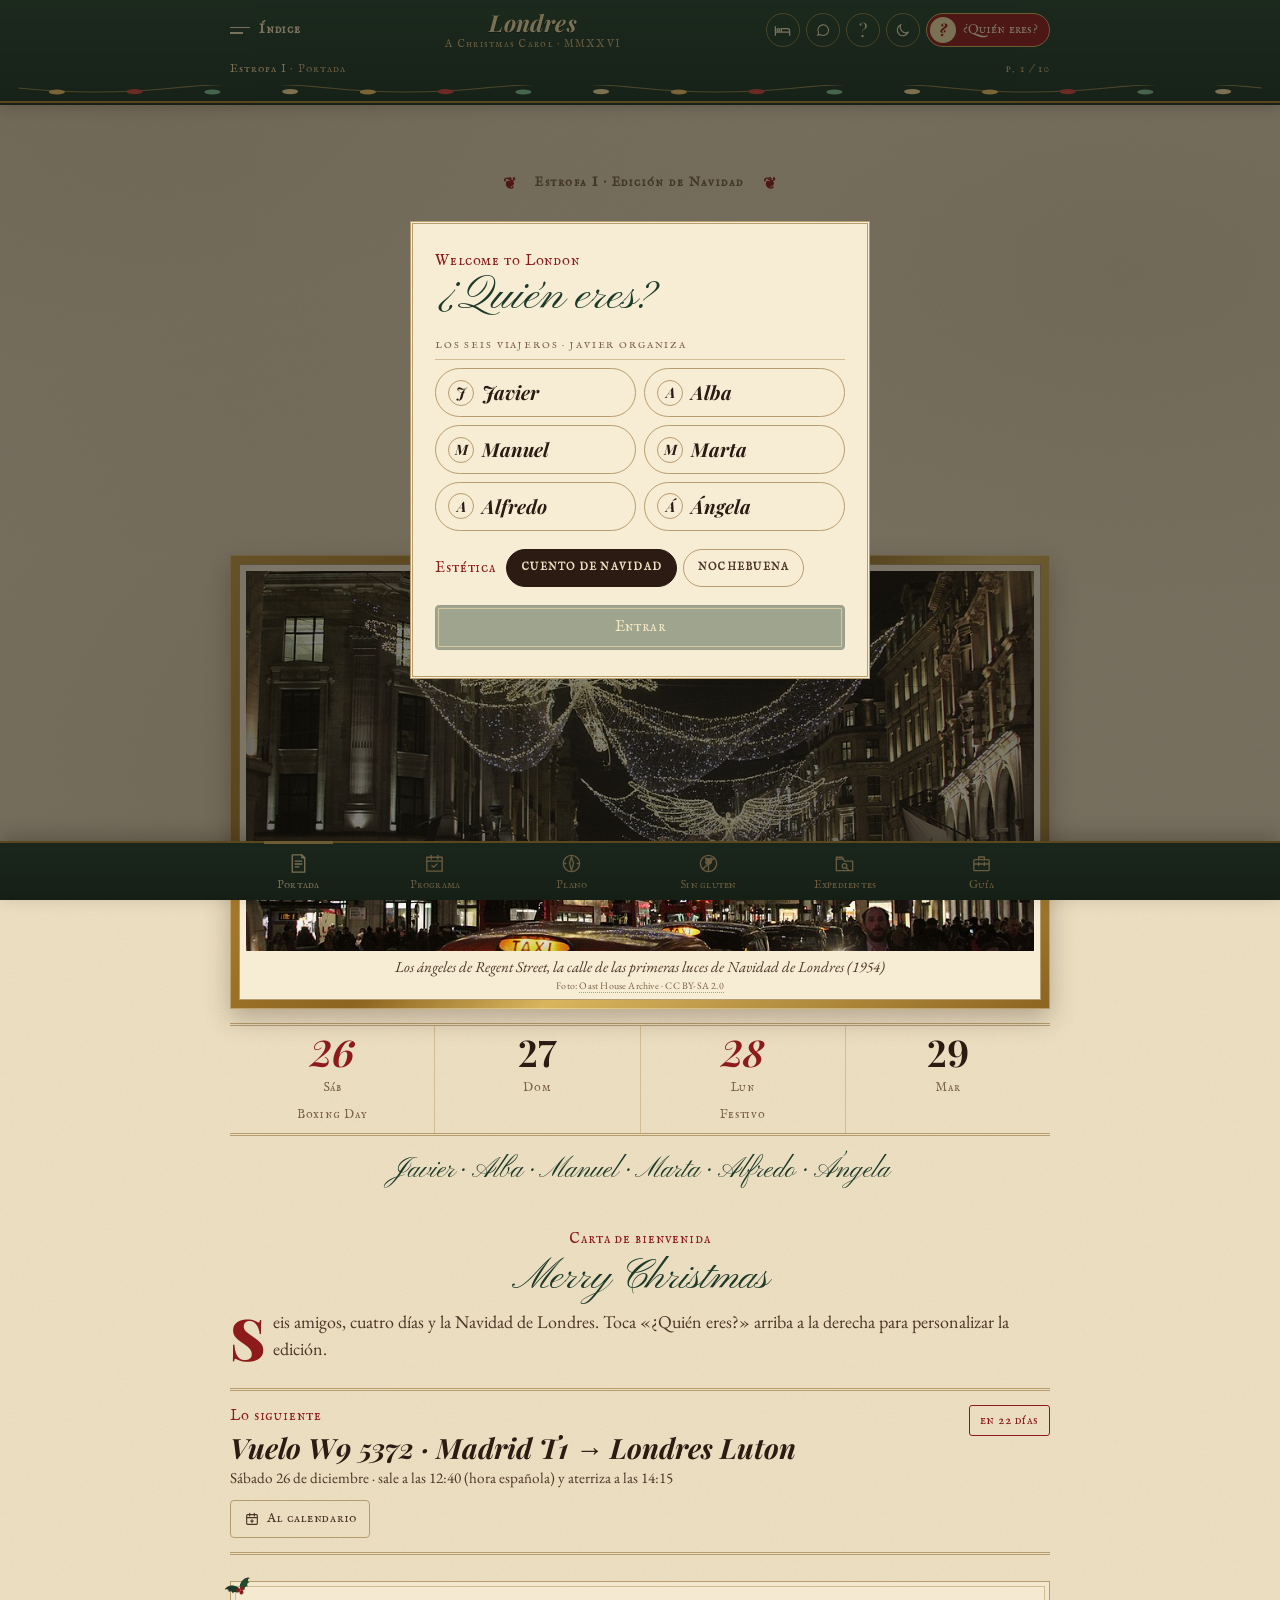
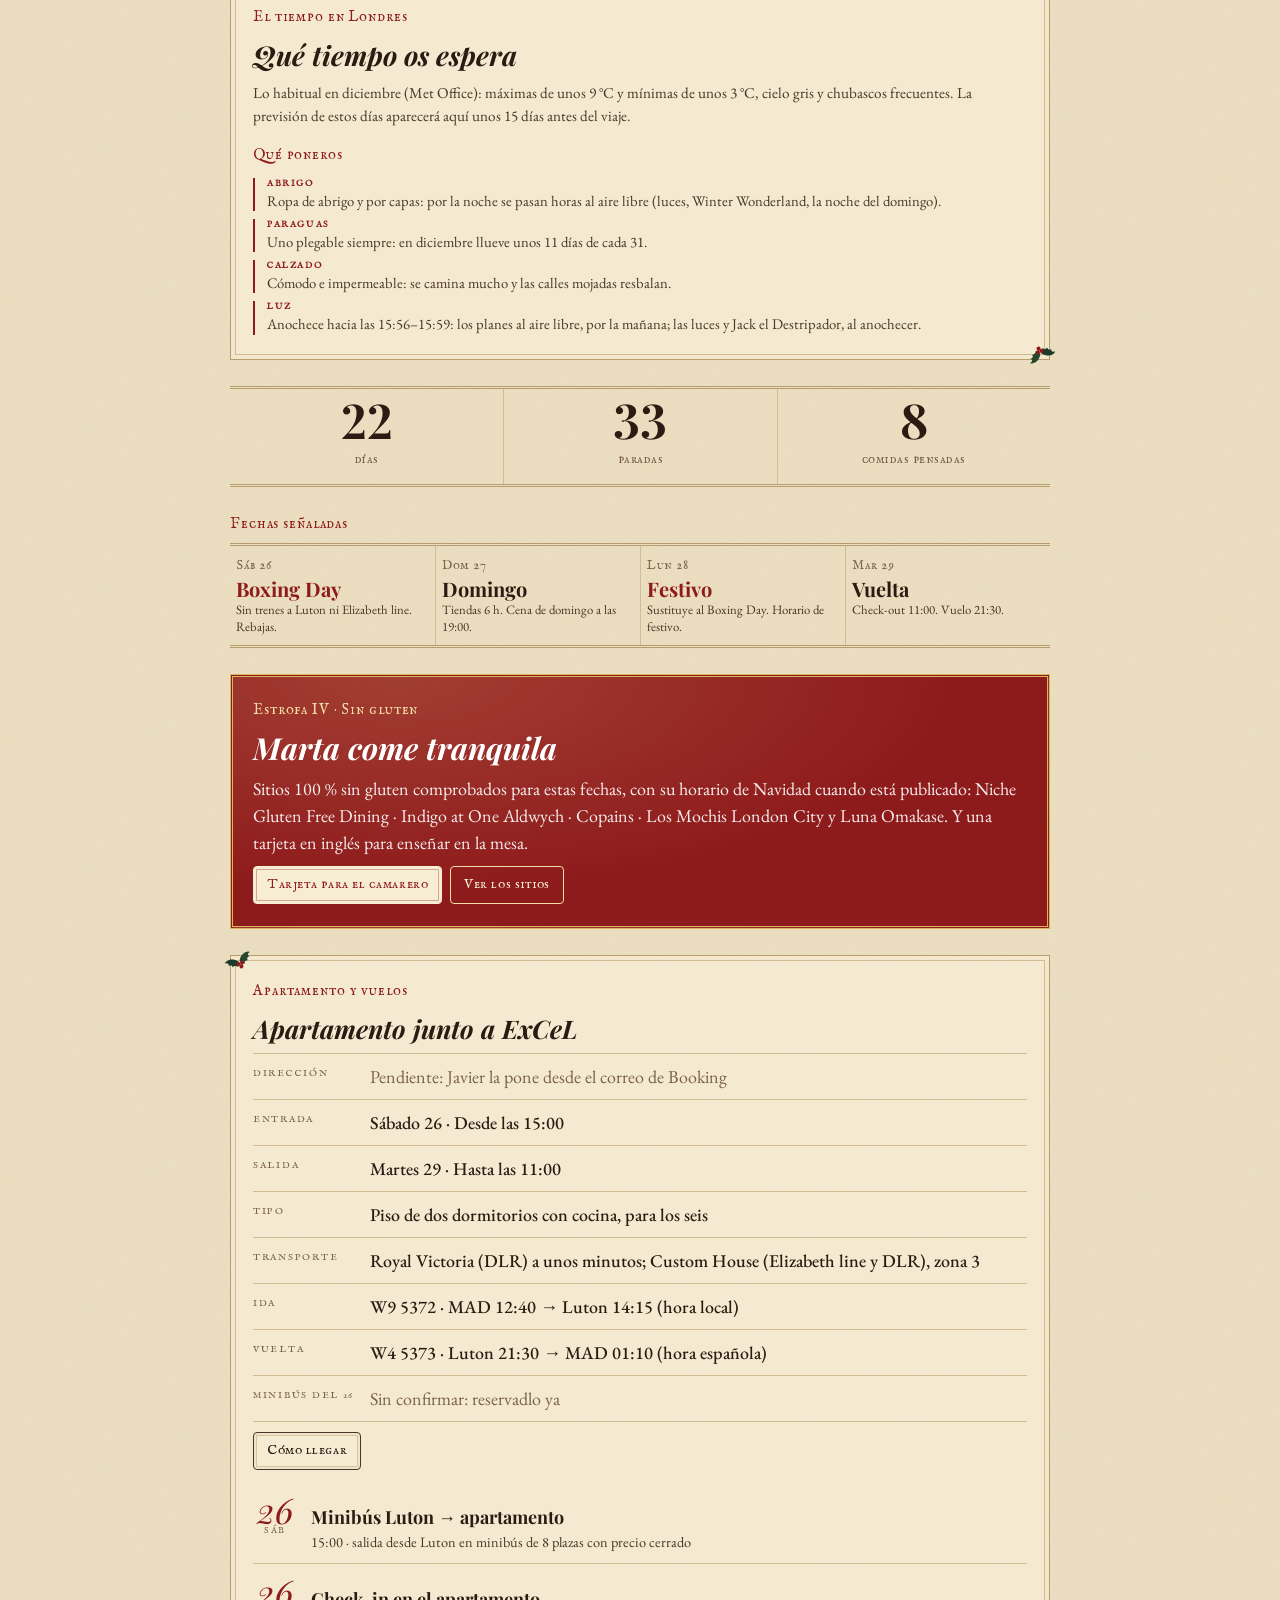
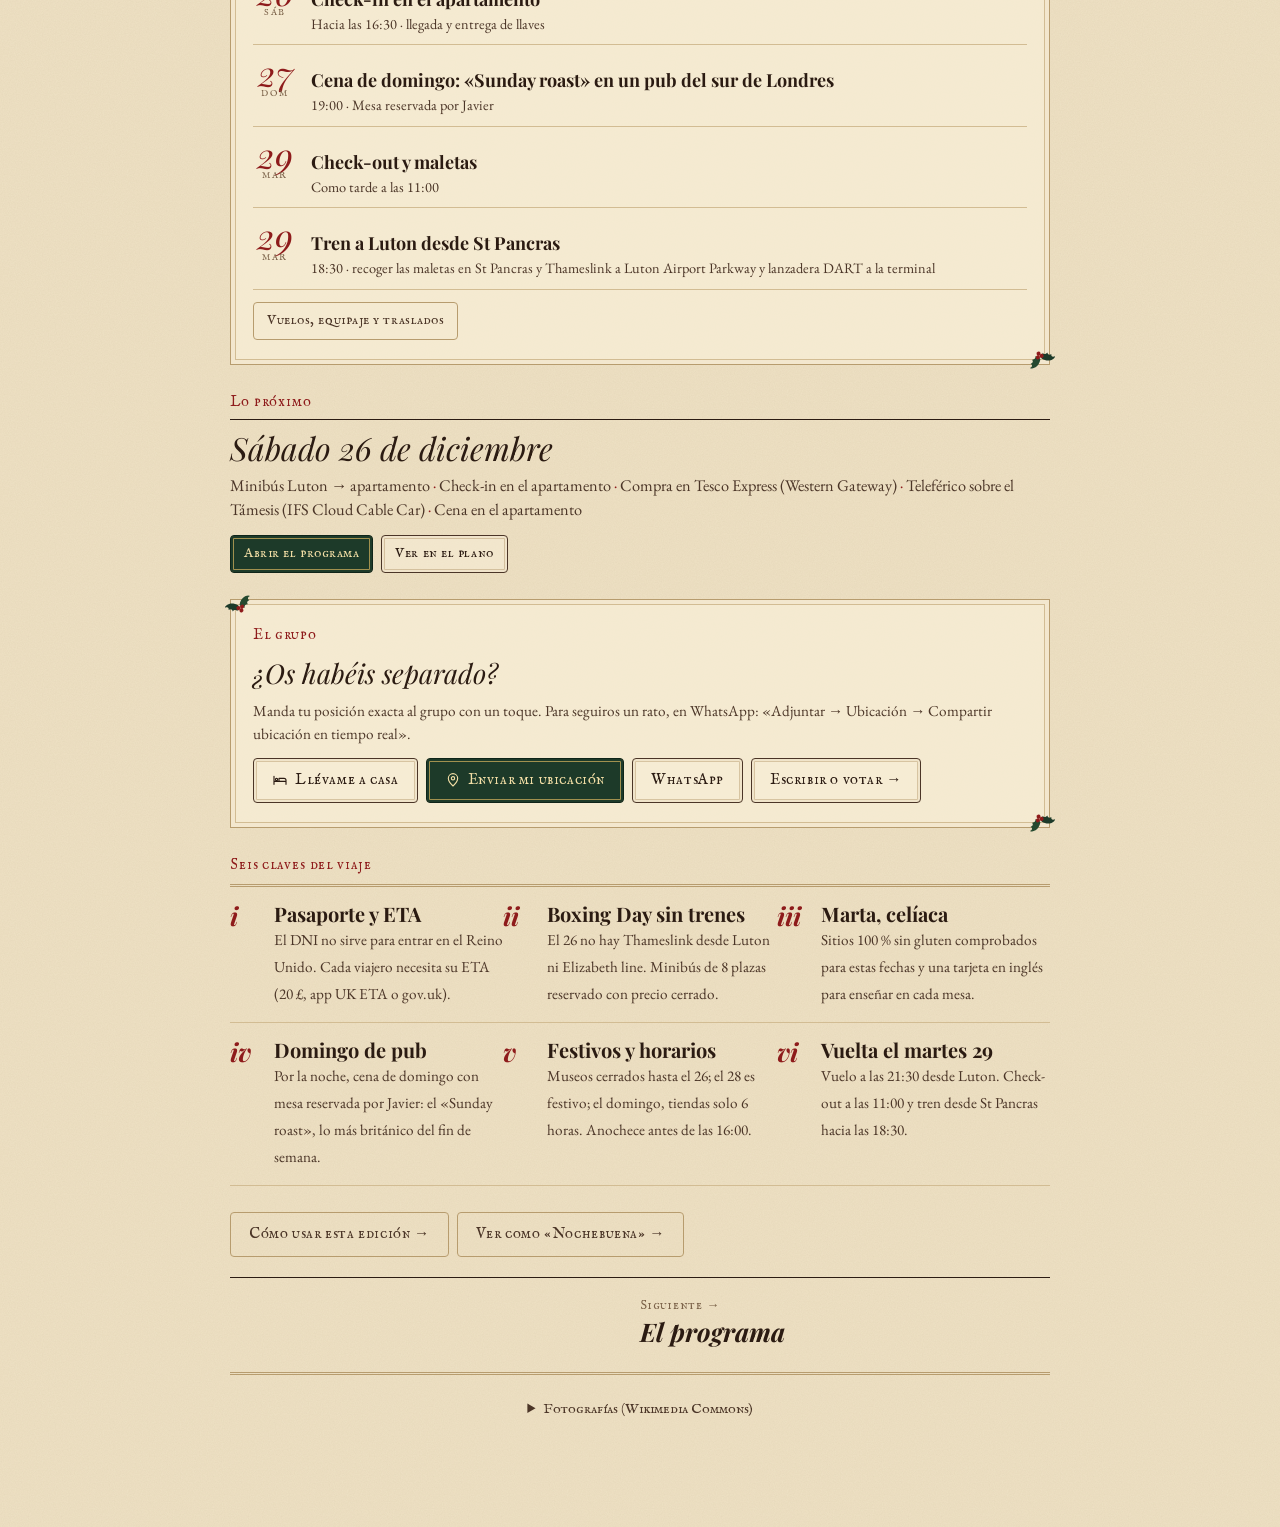
<file: index.html>
<!DOCTYPE html>
<html lang="es">
<head>
<meta charset="utf-8">
<meta name="viewport" content="width=device-width, initial-scale=1, viewport-fit=cover">
<title>Londres · Navidad 2026</title>
<meta name="description" content="Cuaderno de viaje de Javier, Alba, Manuel, Marta, Alfredo y Ángela: Londres, 26–29 de diciembre de 2026">
<meta name="theme-color" content="#1D3A29" id="metaTheme">
<script>try{var _s=JSON.parse(localStorage.getItem("ldn26x-v1")||"{}").skin;if(_s==="noche"){document.documentElement.setAttribute("data-skin","noche");document.getElementById("metaTheme").setAttribute("content","#0B140E")}}catch(e){}</script>
<meta name="color-scheme" content="light dark">
<meta name="format-detection" content="telephone=no">
<meta name="mobile-web-app-capable" content="yes">
<meta name="apple-mobile-web-app-capable" content="yes">
<meta name="apple-mobile-web-app-status-bar-style" content="default">
<meta name="apple-mobile-web-app-title" content="Londres 26">
<meta name="application-name" content="Londres 26">
<link rel="manifest" href="manifest.webmanifest">
<link rel="icon" href="favicon.svg" type="image/svg+xml">
<link rel="apple-touch-icon" sizes="180x180" href="apple-touch-icon.png?v=1">
<link rel="stylesheet" href="fonts/fonts.css">
<link rel="stylesheet" href="app.css">
</head>
<body>
<div id="bgArt" aria-hidden="true"></div>
<div class="snow" aria-hidden="true"></div>
<header class="top">
  <div class="top-in">
    <button class="idxbtn" id="idxBtn" type="button" aria-label="Abrir el índice"><i></i><span class="idxlbl">Índice</span></button>
    <div class="mast"><b>Londres</b><small>A Christmas Carol · MMXXVI</small></div>
    <div class="hdr-r">
      <button class="help hotelbtn" id="hotelBtn" type="button" aria-label="Llévame al apartamento" title="Llévame al apartamento"><svg viewBox="0 0 24 24" fill="none" stroke="currentColor" stroke-width="1.6"><path d="M3 18.5V6.5M3 14h18v4.5M21 14v-1.5a3 3 0 0 0-3-3h-7.5V14"/><circle cx="6.8" cy="11.2" r="1.7"/></svg></button>
      <a class="help" id="waGroup" href="#grupo" aria-label="El grupo: escribir y votar"><svg viewBox="0 0 24 24" fill="none" stroke="currentColor" stroke-width="1.6"><path d="M4 20l1.3-3.9A8 8 0 1 1 8 19z"/></svg></a>
      <button class="help" id="helpBtn" type="button" aria-label="Cómo usar la app">?</button>
      <button class="help skinbtn" id="skinBtn" type="button" aria-label="Cambiar de estética" title="Cambiar de estética"><svg viewBox="0 0 24 24" fill="none" stroke="currentColor" stroke-width="1.6"><path d="M20 14.5A8 8 0 0 1 9.5 4a8 8 0 1 0 10.5 10.5z"/></svg></button>
      <button class="who" id="whoBtn" type="button" aria-label="Tu perfil y configuración"><span class="av" id="whoAv">?</span><span id="whoLabel">¿Quién eres?</span></button>
    </div>
  </div>
  <div class="secbar"><span id="secName"><b>Nº 01</b> · Portada</span><span id="secPage">p. 1 / 9</span></div>
  <svg class="lights" id="lights" viewBox="0 0 400 16" preserveAspectRatio="none" aria-hidden="true"></svg>
</header>

<main><div class="wrap">

<!-- 01 · PORTADA -->
<section data-view="inicio" id="v-inicio">
  <div id="noticeHome"></div>
  <div class="cover">
    <div class="issue"><span>Estrofa I · Edición de Navidad</span><span>26 — 29 · XII · 2026</span></div>
    <div class="tp-kicker">Un cuento de Navidad en</div>
    <h1 class="title"><span>Londres</span><em>en Navidad</em></h1>
    <div class="tp-rule">❦</div>
    <p class="dek">Siendo la crónica de <b>seis viajeros</b> que llegaron en el Boxing Day y se marcharon con la última luz del día veintinueve.</p>
    <div id="heroPhoto"></div>
    <div class="sky"><svg id="skyArt" viewBox="0 0 400 90" role="img" aria-label="Perfil de Londres"></svg></div>
    <div class="dates" id="coverDates"></div>
    <p class="travellers" id="coverWho"></p>
  </div>

  <div class="hello">
    <div class="eyebrow">Carta de bienvenida</div>
    <h3 id="heroTitle">Merry Christmas</h3>
    <p class="lede" id="heroLede"></p>
  </div>
  <div id="liveCard"></div>
  <div class="card wxcard" id="wxCard"></div>
  <div class="statgrid" id="stats"></div>

  <div>
    <div class="eyebrow" style="margin-bottom:8px">Fechas señaladas</div>
    <div class="holi" id="holi"></div>
  </div>

  <div class="gfcard" id="gfHome"></div>

  <div class="mtg" id="mtgCard"></div>

  <div class="card" id="bookCard"></div>

  <div>
    <div class="eyebrow" style="margin-bottom:6px">Lo próximo</div>
    <div id="nextDay"></div>
  </div>

  <div class="card">
    <div class="eyebrow">El grupo</div>
    <h3 style="font-style:italic;font-weight:400;font-size:1.7rem">¿Os habéis separado?</h3>
    <p class="lede" style="font-size:.95rem">Manda tu posición exacta al grupo con un toque. Para seguiros un rato, en WhatsApp: «Adjuntar → Ubicación → Compartir ubicación en tiempo real».</p>
    <div class="row">
      <button class="btn" type="button" id="hotelBtn2"><svg viewBox="0 0 24 24"><path d="M3 18.5V6.5M3 14h18v4.5M21 14v-1.5a3 3 0 0 0-3-3h-7.5V14"/><circle cx="6.8" cy="11.2" r="1.7"/></svg>Llévame a casa</button>
      <button class="btn primary wa" type="button" id="locBtn"><svg viewBox="0 0 24 24"><path d="M12 21s-7-6.2-7-11.5a7 7 0 0 1 14 0C19 14.8 12 21 12 21z"/><circle cx="12" cy="9.5" r="2.5"/></svg>Enviar mi ubicación</button>
      <a class="btn wa" id="waGroup2" href="#" target="_blank" rel="noopener">WhatsApp</a>
      <a class="btn wa" href="#grupo">Escribir o votar →</a>
    </div>
    <p class="lede" id="locMsg" style="font-size:.85rem" hidden></p>
  </div>

  <div>
    <div class="eyebrow" style="margin-bottom:8px">Seis claves del viaje</div>
    <div class="keys" id="keys"></div>
  </div>
  <div class="row"><button class="btn ghost" id="tutCta" type="button">Cómo usar esta edición →</button><button class="btn ghost" id="skinCta" type="button"></button></div>
  <div class="card secret" id="secretNote" hidden></div>
</section>

<!-- 02 · PROGRAMA -->
<section data-view="plan" id="v-plan" hidden>
  <div class="opener"><span class="kick">Estrofa II · El programa</span><h2>Cuatro días, <em>una ruta</em></h2><p class="stand">El plan del grupo, día a día, con las comidas sin gluten ya pensadas. Lo organiza Javier y cualquier cambio os llega solo.</p></div>
  <span id="planTitle" hidden></span><div id="noticePlan"></div>
  <div id="syncBar"></div>
  <div class="days" id="days" role="group" aria-label="Días"></div>
  <div class="daycard">
    <div class="dayhead">
      <div><div class="eyebrow" id="dayEyebrow"></div><h2 id="dayTitle"></h2></div>
      <div class="daytotal"><b class="num" id="dayTotal">£0</b><span>entradas por persona</span></div>
    </div>
    <div id="dayNotes" style="display:flex;flex-direction:column;gap:6px"></div>
    <div class="row"><button class="btn small" id="dayMapBtn" type="button">Ver el día en el plano</button><a class="btn small ghost wa" id="dayWa" href="#" target="_blank" rel="noopener">Enviar al grupo</a></div>
    <ol class="stops" id="stops"></ol>
    <div class="row">
      <button class="btn org" id="addBtn" type="button">+ Añadir visita</button>
      <button class="btn small" id="calBtn" type="button"><svg viewBox="0 0 24 24"><rect x="4" y="5.5" width="16" height="14.5" rx="1.5"/><path d="M4 10h16M8.5 3.5v4M15.5 3.5v4M12 12.8v4.4M9.8 15h4.4"/></svg>Añadir al calendario</button>
      <button class="btn ghost small" id="copyBtn" type="button">Copiar ruta</button>
      <button class="btn ghost small orgline" id="resetBtn" type="button">Descartar cambios</button>
    </div>
    <div class="note info" id="resetConfirm" hidden>
      ¿Descartar los cambios sin publicar? <span class="row" style="margin-top:8px"><button class="btn small org" id="resetYes" type="button">Sí, descartar</button><button class="btn small" id="resetNo" type="button">Cancelar</button></span>
    </div>
  </div>
  <div class="row" style="justify-content:space-between;border-top:1px solid var(--line);padding-top:12px"><span class="eyebrow">Entradas del viaje por persona</span><b class="num" id="tripTotal" style="font-family:var(--f-display);font-size:2rem;font-weight:400">£0</b></div>
  <p class="lede" style="font-size:.9rem;margin-top:-16px" id="tripTotalNote"></p>
</section>

<!-- 03 · PLANO -->
<section data-view="mapa" id="v-mapa" hidden>
  <div class="opener"><span class="kick">Estrofa III · El plano</span><h2>La ciudad, <em>a escala</em></h2><p class="stand">Posiciones reales sobre el trazado del Támesis. Elige un día, un tema o todas las visitas.</p></div>
  <div class="chips" id="mapDays"></div>
  <div class="mapframe" id="mapframe">
    <svg id="map" xmlns="http://www.w3.org/2000/svg" role="img" aria-label="Plano de Londres con las visitas">
      <defs>
        <pattern id="hatch" width="5" height="2.4" patternUnits="userSpaceOnUse"><path d="M0 1.2 H5" stroke="#2B251E" stroke-width=".35" opacity=".45"/></pattern>
        <pattern id="trees" width="8" height="8" patternUnits="userSpaceOnUse"><circle cx="2" cy="2" r=".8" fill="#2B251E" opacity=".35"/><circle cx="6" cy="6" r=".6" fill="#2B251E" opacity=".28"/></pattern>
      </defs>
      <g id="base"></g><g id="dyn"></g>
    </svg>
    <div class="cartouche"><b id="cartT">A Map of London</b><i id="cartS">Christmas · MMXXVI</i></div>
    <svg class="compass" viewBox="0 0 40 40" aria-hidden="true"><circle cx="20" cy="22" r="11" fill="none" stroke="currentColor" stroke-width=".6"/><path d="M20 8 L22.5 22 L20 36 L17.5 22Z" fill="currentColor"/><text x="20" y="6.5" text-anchor="middle" font-family="Cormorant Garamond,Georgia,serif" font-size="7" font-style="italic" fill="currentColor">N</text></svg>
    <div class="scalebar" id="scalebar"></div>
    <div class="mapctl">
      <button type="button" id="zin" aria-label="Acercar">+</button>
      <button type="button" id="zout" aria-label="Alejar">−</button>
      <button type="button" id="zloc" aria-label="Dónde estoy" title="Dónde estoy"><svg viewBox="0 0 24 24"><circle cx="12" cy="12" r="4"/><path d="M12 2.5v3.5M12 18v3.5M2.5 12H6M18 12h3.5"/></svg></button>
      <button type="button" id="zfit" aria-label="Encuadrar"><svg viewBox="0 0 24 24"><path d="M4 9V4h5M20 9V4h-5M4 15v5h5M20 15v5h-5"/></svg></button>
    </div>
  </div>
  <div id="guideBox" aria-live="polite"></div>
  <div id="mapPanel" style="display:flex;flex-direction:column;gap:12px"></div>
</section>

<!-- 04 · SIN GLUTEN -->
<section data-view="singluten" id="v-singluten" hidden>
  <div class="opener"><span class="kick">Estrofa IV · Sin gluten</span><h2>Londres, <em>apta para Marta</em></h2><p class="stand">Sitios 100 % sin gluten y opciones seguras, comprobados para estas fechas, con la tarjeta para enseñar en la mesa y el inglés justo para pedir sin riesgo.</p></div>
  <div class="gfhero" id="gfHero"></div>
  <div class="row"><button class="btn primary" type="button" id="gfShow">Tarjeta para el camarero</button><button class="btn" type="button" id="gfMap">Ver en el plano</button><a class="btn ghost" href="#frases" id="gfPhr">Frases para pedir</a></div>
  <div class="chips" id="gfFilter"></div>
  <div id="gfList"></div>
  <details class="acc" open>
    <summary><span class="an">01</span>Cómo pedir sin riesgo<svg class="chev" viewBox="0 0 24 24"><path d="M12 5v14M5 12h14"/></svg></summary>
    <div class="acc-b" id="gfRules"></div>
  </details>
  <details class="acc">
    <summary><span class="an">02</span>Supermercados y el apartamento<svg class="chev" viewBox="0 0 24 24"><path d="M12 5v14M5 12h14"/></svg></summary>
    <div class="acc-b" id="gfShops"></div>
  </details>
  <details class="acc">
    <summary><span class="an">03</span>Cadenas con opciones fiables<svg class="chev" viewBox="0 0 24 24"><path d="M12 5v14M5 12h14"/></svg></summary>
    <div class="acc-b" id="gfChains"></div>
  </details>
  <details class="acc">
    <summary><span class="an">04</span>Dulces de Navidad: cuidado<svg class="chev" viewBox="0 0 24 24"><path d="M12 5v14M5 12h14"/></svg></summary>
    <div class="acc-b" id="gfXmas"></div>
  </details>
  <p class="fuente" id="gfSrc"></p>
</section>

<!-- 05 · EXPEDIENTES -->
<section data-view="expedientes" id="v-expedientes" hidden>
  <div class="opener"><span class="kick">Estrofa V · Expedientes</span><h2>El Londres <em>oscuro y mágico</em></h2><p class="stand">Dos cuadernos de investigación para recorrer a pie: el caso criminal más famoso de la era victoriana y las localizaciones de una saga de magos.</p></div>
  <div class="dossiers" id="dossiers"></div>
  <div id="walks"></div>
</section>

<!-- 06 · NAVIDAD -->
<section data-view="historia" id="v-historia" hidden>
  <div class="opener"><span class="kick">Estrofa VI · Navidad en Londres</span><h2>Un cuento <em>de Navidad</em></h2><p class="stand">De Dickens al Boxing Day: por qué Londres celebra como celebra, y qué veréis estos días.</p></div>
  <div class="chips subnav" id="histNav"></div>
  <div id="histBody"></div>
  <div id="h-crono" style="display:flex;flex-direction:column;gap:10px">
    <div class="eyebrow">Cronología</div>
    <ol class="tl" id="timeline"></ol>
  </div>
  <div id="h-simbolos" style="display:flex;flex-direction:column;gap:10px">
    <div class="eyebrow">Símbolos de la Navidad londinense</div>
    <div class="syms" id="symbols"></div>
  </div>
  <div id="h-sabores" style="display:flex;flex-direction:column;gap:10px">
    <div class="eyebrow">Sabores de la Navidad británica</div>
    <div class="foods" id="foods"></div>
  </div>
  <div id="h-curio" style="display:flex;flex-direction:column;gap:10px">
    <div class="eyebrow">Para la sobremesa</div>
    <ol class="curios" id="curios"></ol>
  </div>
</section>

<!-- 07 · GUÍA -->
<section data-view="guia" id="v-guia" hidden>
  <div class="opener"><span class="kick">Estrofa VII · Guía práctica</span><h2>Antes <em>y durante</em></h2><p class="stand">Vuelos y apartamento, entrada en el Reino Unido, traslados en días festivos, transporte, dinero y teléfonos.</p></div>
  <div id="guideAcc"></div>
  <button class="btn ghost" type="button" id="tutGuia" style="align-self:flex-start">Cómo usar esta edición →</button>
</section>

<!-- 08 · INGLÉS -->
<section data-view="frases" id="v-frases" hidden>
  <div class="opener"><span class="kick">Estrofa VIII · Inglés de bolsillo</span><h2>Please, <em>cheers, sorry</em></h2><p class="stand">Frases útiles con pronunciación figurada (la sílaba en mayúsculas es la tónica). «Escuchar» las dice en inglés británico; «Mostrar» las pone en grande.</p></div>
  <details class="acc" id="langAcc">
    <summary><span class="an">Aa</span>Claves para pronunciar<svg class="chev" viewBox="0 0 24 24"><path d="M12 5v14M5 12h14"/></svg></summary>
    <div class="acc-b" id="langTips"></div>
  </details>
  <label class="search" for="phrQ"><svg viewBox="0 0 24 24"><circle cx="11" cy="11" r="7"/><path d="M20 20l-4-4"/></svg><input id="phrQ" type="search" placeholder="Buscar en español o inglés" autocomplete="off"></label>
  <div class="chips" id="phrCats"></div>
  <div id="phrList" style="display:flex;flex-direction:column;gap:26px"></div>
</section>

<!-- 09 · EL GRUPO -->
<section data-view="grupo" id="v-grupo" hidden>
  <div class="opener"><span class="kick">Estrofa IX · El grupo</span><h2>Escribir, <em>votar, quedar</em></h2><p class="stand">Todo pasa por el grupo de WhatsApp del viaje. Lo que enviéis desde aquí sale por WhatsApp, y el resto recibe su notificación de siempre.</p></div>
  <div class="card" id="grpLink"></div>
  <article class="gblock">
    <div class="k">En un toque</div>
    <h3>Compartir <em>con el grupo</em></h3>
    <p class="lede" style="font-size:.95rem">Cada botón prepara el mensaje y abre el grupo del viaje: pega y envía.</p>
    <div class="sharegrid" id="grpShare"></div>
  </article>
  <article class="gblock">
    <div class="k">I · Escribir al grupo</div>
    <h3>Un mensaje <em>para el grupo</em></h3>
    <p class="lede" style="font-size:.95rem">Toca un mensaje rápido o escribe el tuyo. Al pulsar «Enviar», WhatsApp se abre con el texto ya puesto: elige el grupo del viaje y envía.</p>
    <div class="chips wrapchips" id="quick"></div>
    <textarea id="msgIn" class="gtext" rows="3" maxlength="600" placeholder="Escribe aquí tu mensaje para el grupo…"></textarea>
    <div class="row"><a class="btn primary" id="msgSend" href="#" target="_blank" rel="noopener"><svg viewBox="0 0 24 24"><path d="M4 20l1.3-3.9A8 8 0 1 1 8 19z"/></svg>Enviar al grupo</a><button class="btn small" type="button" id="locBtn2"><svg viewBox="0 0 24 24"><path d="M12 21s-7-6.2-7-11.5a7 7 0 0 1 14 0C19 14.8 12 21 12 21z"/><circle cx="12" cy="9.5" r="2.5"/></svg>Enviar mi ubicación</button></div>
  </article>
  <article class="gblock">
    <div class="k">II · Votación</div>
    <h3>¿Qué <em>votamos</em>?</h3>
    <p class="lede" style="font-size:.95rem">Elige una plantilla o escribe la tuya. La votación se envía con las opciones numeradas, y cada uno responde con su número.</p>
    <div class="chips wrapchips" id="pollTpl"></div>
    <label class="eyebrow" for="pollQ">Pregunta</label>
    <input id="pollQ" class="gline" type="text" maxlength="200" placeholder="¿Dónde cenamos el domingo?">
    <div class="eyebrow">Opciones</div>
    <ol class="pollopts" id="pollOpts"></ol>
    <button class="btn ghost small" type="button" id="pollAdd" style="align-self:flex-start">+ Añadir opción</button>
    <div class="eyebrow">Así se verá en el grupo</div>
    <pre class="pollprev" id="pollPrev"></pre>
    <div class="row"><a class="btn primary" id="pollSend" href="#" target="_blank" rel="noopener">Enviar votación al grupo</a><button class="btn small ghost" type="button" id="pollNative">Prefiero la encuesta de WhatsApp</button></div>
    <div class="note info" id="pollNativeBox" hidden>
      <b>Encuesta nativa de WhatsApp</b> (con recuento automático). Una web no puede crearla directamente, pero así se hace en un minuto:
      <ol class="list" style="margin-top:6px"><li>En el grupo, toca <b>+</b> (iPhone) o el clip 📎 (Android) → <b>Encuesta</b>.</li><li>Toca abajo cada línea para copiarla y pégala en su campo: primero la pregunta, luego cada opción.</li><li>Activa «Permitir varias respuestas» si queréis votar más de una opción. Toca <b>Enviar</b>.</li></ol>
      <div class="chips wrapchips" id="pollCopy" style="margin-top:8px"></div>
    </div>
  </article>
  <article class="gblock">
    <div class="k">III · Quién es quién</div>
    <h3>Los <em>seis</em></h3>
    <div id="grpWho"></div>
    <p class="lede" style="font-size:.92rem" id="grpMeet"></p>
  </article>
</section>

<!-- 10 · CONFIGURACIÓN -->
<section data-view="ajustes" id="v-ajustes" hidden>
  <div class="opener"><span class="kick">Estrofa X · Configuración</span><h2>Tu perfil <em>y la organización</em></h2><p class="stand">Quién eres, la estética de la app y, para Javier, todo lo que se publica para el grupo.</p></div>
  <div class="card" id="ajPerfil"></div>
  <div id="ajOrg" hidden>
    <div class="orghead"><span class="orgtag">Organización</span><p>Solo para Javier, que organiza el viaje. Los botones en rojo cambian lo que ve todo el grupo.</p></div>
    <div class="card"><div class="eyebrow">1 · Modo organizador</div><div id="cmdBox"></div></div>
    <div id="ajLocked" class="note info" hidden>Activa el modo organizador (paso 1) para editar el aviso, los datos del viaje y la ruta.</div>
    <div id="ajEdit">
      <div class="card noticeedit" id="noticeEdit"><label class="eyebrow" for="noticeIn">2 · Aviso para el grupo</label>
        <textarea id="noticeIn" maxlength="280" placeholder="Ej.: Quedamos a las 16:00 en la puerta de Hamleys"></textarea>
        <p class="lede" style="font-size:.85rem">Aparece arriba en la Portada y el Programa de todos. Vacío, desaparece.</p></div>
      <div class="card"><div class="eyebrow">3 · Datos del viaje y grupo de WhatsApp</div><div id="ajTrip"></div></div>
      <div class="card"><div class="eyebrow">4 · La ruta</div><p class="lede" style="font-size:.92rem">Las paradas se añaden, quitan y reordenan en el <b>Programa</b>, con los botones en rojo.</p><div class="row"><button class="btn small" type="button" id="ajGoPlan">Ir al Programa</button></div></div>
      <div class="card"><div class="eyebrow">5 · Publicar</div><div id="syncBar2"></div></div>
    </div>
  </div>
</section>

<nav class="pager" id="pager" aria-label="Paso de página"></nav>
<footer class="colophon" id="colophon"></footer>

</div></main>

<nav class="tabbar" id="tabbar" aria-label="Secciones"><div class="tabbar-in">
  <button type="button" data-tb="inicio"><svg viewBox="0 0 24 24"><path d="M5.5 3h10l3 3v15h-13z"/><path d="M15.5 3v3h3"/><path d="M8.5 9.5h7M8.5 12.5h7M8.5 15.5h4"/></svg><span>Portada</span></button>
  <button type="button" data-tb="plan"><svg viewBox="0 0 24 24"><rect x="4" y="5.5" width="16" height="14.5"/><path d="M4 9.5h16M8.5 3.5v4M15.5 3.5v4"/><path d="M9.3 14.2l1.8 1.8 3.6-3.6"/></svg><span>Programa</span></button>
  <button type="button" data-tb="mapa"><svg viewBox="0 0 24 24"><circle cx="12" cy="12" r="8.5"/><path d="M12 4.8l2.1 7.2-2.1 7.2-2.1-7.2z"/><path d="M4.2 12h1.8M18 12h1.8"/></svg><span>Plano</span></button>
  <button type="button" data-tb="singluten"><svg viewBox="0 0 24 24"><circle cx="12" cy="12" r="8.5"/><path d="M12 19V7"/><path d="M12 9.5c-2-.4-3-1.6-3-3 2 .3 3 1.4 3 3zM12 9.5c2-.4 3-1.6 3-3-2 .3-3 1.4-3 3zM12 13c-2-.4-3-1.6-3-3 2 .3 3 1.4 3 3zM12 13c2-.4 3-1.6 3-3-2 .3-3 1.4-3 3z"/><path d="M6 18L18 6"/></svg><span>Sin gluten</span></button>
  <button type="button" data-tb="expedientes"><svg viewBox="0 0 24 24"><path d="M3.5 7.5h7l1.5 2h8.5v10h-17z"/><path d="M3.5 7.5v-2h6l1.5 2"/><circle cx="12" cy="14.5" r="2.4"/><path d="M13.8 16.3l2.2 2.2"/></svg><span>Expedientes</span></button>
  <button type="button" data-tb="guia"><svg viewBox="0 0 24 24"><rect x="4" y="8" width="16" height="11.5" rx="1"/><path d="M9 8V5.2h6V8M4 12.5h16M9 11v3M15 11v3"/></svg><span>Guía</span></button>
</div></nav>
<div id="tocHost"></div>
<div id="modalHost"></div>
<div id="sheetHost"></div>
<div class="toast" id="toast" hidden></div>

<script>
(function(){
"use strict";
/* =========================================================
   Ilustraciones originales (SVG), dibujadas para esta edición:
   Elizabeth Tower (Big Ben), Tower Bridge, San Pablo, cabina roja, autobús de dos pisos,
   farola de gas, London Eye, árbol de Navidad, corona, pudin, crácker, acebo,
   espiga tachada (sin gluten), locomotora de vapor, búho, chistera, balón, tetera y puesto de mercado.
   ========================================================= */
const ILL = {
  bigben(c){let s=`<rect x="12" y="44" width="16" height="84" fill="${c.ink}"/>
    <rect x="9" y="30" width="22" height="16" fill="${c.ink}"/><circle cx="20" cy="38" r="6.2" fill="${c.paper}"/>
    <path d="M20 38V34M20 38l3 1.6" stroke="${c.ink}" stroke-width="1" stroke-linecap="round"/>
    <path d="M9 30L20 4L31 30Z" fill="${c.ink}"/><path d="M20 4V-2" stroke="${c.ink}" stroke-width="1.2"/>
    <path d="M13 22h14" stroke="${c.paper}" stroke-width=".8" opacity=".6"/>`;
    for(let y=52;y<124;y+=9) s+=`<rect x="15" y="${y}" width="3" height="6" fill="${c.paper}" opacity=".55"/><rect x="22" y="${y}" width="3" height="6" fill="${c.paper}" opacity=".55"/>`;
    return s+`<path d="M4 128H36" stroke="${c.ink}" stroke-width="1.5"/>`},
  tbridge(c){let s=``;
    [[30,0],[106,0]].forEach(([x])=>{ s+=`<rect x="${x}" y="22" width="24" height="54" fill="${c.ink}"/><path d="M${x-2} 23L${x+4} 8L${x+12} 2L${x+20} 8L${x+26} 23Z" fill="${c.ink}"/>`+
      `<path d="M${x+3} 23l3-7 3 7M${x+15} 23l3-7 3 7" fill="${c.ink}"/>`+
      `<path d="M${x+6} 34v10a6 6 0 0 0 12 0V34a6 6 0 0 0-12 0z" fill="${c.paper}" opacity=".6"/><path d="M${x+8} 58h8v18h-8z" fill="${c.paper}" opacity=".4"/>`; });
    s+=`<rect x="54" y="26" width="52" height="5" fill="${c.ink}"/><rect x="54" y="33" width="52" height="2" fill="${c.ink}"/>`;
    s+=`<path d="M54 56h52v5H54z" fill="${c.ink}"/>`;
    s+=`<path d="M0 44C12 46 24 40 30 30M160 44C148 46 136 40 130 30" fill="none" stroke="${c.ink}" stroke-width="2.4"/>`;
    s+=`<path d="M0 56H30M130 56H160" stroke="${c.ink}" stroke-width="4"/>`;
    for(let x=6;x<30;x+=6) s+=`<path d="M${x} ${44-(x/30)*10}V56" stroke="${c.ink}" stroke-width=".8"/>`;
    for(let x=136;x<160;x+=6) s+=`<path d="M${x} ${44-((160-x)/30)*10}V56" stroke="${c.ink}" stroke-width=".8"/>`;
    s+=`<path d="M0 70q10 3 20 0t20 0t20 0t20 0t20 0t20 0t20 0t20 0" fill="none" stroke="${c.water}" stroke-width="1.4"/>`;
    return s+`<path d="M0 76H160" stroke="${c.ink}" stroke-width="1.5"/>`},
  stpauls(c){let s=`<path d="M38 52a22 22 0 0 1 44 0z" fill="${c.ink}"/><rect x="36" y="50" width="48" height="10" fill="${c.ink}"/>
    <rect x="56" y="18" width="8" height="14" fill="${c.ink}"/><path d="M54 19l6-10 6 10z" fill="${c.ink}"/><circle cx="60" cy="6" r="2.4" fill="${c.gold}"/>
    <path d="M60 8V4" stroke="${c.ink}" stroke-width="1"/>`;
    for(let x=39;x<84;x+=5) s+=`<rect x="${x}" y="52" width="2" height="7" fill="${c.paper}" opacity=".6"/>`;
    s+=`<rect x="14" y="60" width="92" height="30" fill="${c.ink}"/><rect x="14" y="38" width="14" height="24" fill="${c.ink}"/><rect x="92" y="38" width="14" height="24" fill="${c.ink}"/>`;
    s+=`<path d="M13 39l8-12 8 12M91 39l8-12 8 12" fill="${c.ink}"/><path d="M44 60l16-9 16 9z" fill="${c.ink}"/>`;
    for(let x=42;x<80;x+=6) s+=`<rect x="${x}" y="66" width="3" height="22" fill="${c.paper}" opacity=".5"/>`;
    return s+`<path d="M4 90H116" stroke="${c.ink}" stroke-width="1.5"/>`},
  phone(c){let s=`<rect x="4" y="12" width="26" height="64" rx="1" fill="${c.red}" stroke="${c.ink}" stroke-width="1.2"/>
    <path d="M3 13C3 4 31 4 31 13Z" fill="${c.red}" stroke="${c.ink}" stroke-width="1.2"/><rect x="7" y="14" width="20" height="5" fill="${c.ink}"/>
    <text x="17" y="18.2" text-anchor="middle" font-family="Inter,Arial,sans-serif" font-size="3.4" font-weight="700" fill="${c.paper}" letter-spacing=".3">TELEPHONE</text>`;
    for(let r=0;r<6;r++) for(let k=0;k<3;k++) s+=`<rect x="${8+k*6.2}" y="${23+r*6.6}" width="5" height="5.4" fill="${c.glass}"/>`;
    return s+`<rect x="2" y="76" width="30" height="3" fill="${c.ink}"/>`},
  bus(c){let s=`<path d="M8 6h96a8 8 0 0 1 8 8v42H4V12a6 6 0 0 1 4-6z" fill="${c.red}"/>`;
    for(let i=0;i<6;i++) s+=`<rect x="${12+i*15}" y="11" width="12" height="11" rx="1.5" fill="${c.glass}"/>`;
    for(let i=0;i<5;i++) s+=`<rect x="${12+i*15}" y="31" width="12" height="11" rx="1.5" fill="${c.glass}"/>`;
    s+=`<rect x="92" y="30" width="14" height="22" fill="${c.ink}" opacity=".85"/><rect x="104" y="12" width="7" height="10" fill="${c.glass}"/>`;
    s+=`<rect x="4" y="25" width="108" height="3" fill="${c.paper}" opacity=".85"/><rect x="40" y="46" width="30" height="4" fill="${c.paper}" opacity=".7"/>`;
    return s+`<circle cx="24" cy="57" r="6" fill="#151515"/><circle cx="24" cy="57" r="2.2" fill="${c.paper}"/><circle cx="92" cy="57" r="6" fill="#151515"/><circle cx="92" cy="57" r="2.2" fill="${c.paper}"/><path d="M0 63H118" stroke="${c.ink}" stroke-width="1.5"/>`},
  lamp(c){return `<rect x="13.5" y="34" width="3" height="58" fill="${c.ink}"/><path d="M9 92h12l-2-6h-8z" fill="${c.ink}"/>
    <path d="M10 34h10l-1.5-3h-7z" fill="${c.ink}"/><path d="M8 12h14l-2 19h-10z" fill="${c.gold}" opacity=".9" stroke="${c.ink}" stroke-width="1.2"/>
    <path d="M6 12L15 4L24 12Z" fill="${c.ink}"/><circle cx="15" cy="3" r="1.6" fill="${c.ink}"/>
    <path d="M15 12v19M11 14l1.5 15M19 14l-1.5 15" stroke="${c.ink}" stroke-width=".6" opacity=".6"/>
    <path d="M6 44h18M15 44v-4" stroke="${c.ink}" stroke-width="1.4"/>`},
  eye(c){let s=`<circle cx="50" cy="48" r="40" fill="none" stroke="${c.ink}" stroke-width="2.4"/><circle cx="50" cy="48" r="34" fill="none" stroke="${c.ink}" stroke-width=".8"/>`;
    for(let i=0;i<32;i++){const a=i*Math.PI/16; s+=`<path d="M50 48L${(50+40*Math.cos(a)).toFixed(1)} ${(48+40*Math.sin(a)).toFixed(1)}" stroke="${c.ink}" stroke-width=".5" opacity=".7"/>`;}
    for(let i=0;i<16;i++){const a=i*Math.PI/8; s+=`<ellipse cx="${(50+42*Math.cos(a)).toFixed(1)}" cy="${(48+42*Math.sin(a)).toFixed(1)}" rx="3.2" ry="2.2" fill="${c.glass}" stroke="${c.ink}" stroke-width=".8"/>`;}
    return s+`<circle cx="50" cy="48" r="4" fill="${c.ink}"/><path d="M50 48L34 104M50 48L66 104" stroke="${c.ink}" stroke-width="2.6"/><path d="M24 104H76" stroke="${c.ink}" stroke-width="1.5"/>`},
  tree(c){return `<path d="M15 6L4 26h6L2 42h8L0 60h30L20 42h8L20 26h6z" fill="${c.green}"/>
    <rect x="13" y="60" width="4" height="8" fill="${c.ink}"/>
    <path d="M15 0l1.3 2.8 3 .3-2.3 2 .7 3L15 6.6 12.3 8.1l.7-3-2.3-2 3-.3z" fill="#F2C766"/>
    <circle cx="10" cy="34" r="1.5" fill="#F2C766"/><circle cx="20" cy="40" r="1.5" fill="${c.red}"/><circle cx="14" cy="50" r="1.5" fill="#F2C766"/><circle cx="22" cy="54" r="1.5" fill="${c.red}"/><circle cx="8" cy="54" r="1.5" fill="#F2C766"/><circle cx="17" cy="22" r="1.5" fill="${c.red}"/>`},
  crown(c){return `<path d="M5 34L2 10l11 10 12-16 12 16 11-10-3 24z" fill="${c.gold}" stroke="${c.ink}" stroke-width="1.4" stroke-linejoin="round"/>
    <rect x="5" y="32" width="40" height="6" fill="${c.gold}" stroke="${c.ink}" stroke-width="1.4"/>
    <circle cx="2" cy="9" r="2.2" fill="${c.gold}" stroke="${c.ink}"/><circle cx="25" cy="3" r="2.4" fill="${c.gold}" stroke="${c.ink}"/><circle cx="48" cy="9" r="2.2" fill="${c.gold}" stroke="${c.ink}"/>
    <circle cx="15" cy="35" r="1.5" fill="${c.red}"/><circle cx="25" cy="35" r="1.7" fill="${c.green}"/><circle cx="35" cy="35" r="1.5" fill="${c.red}"/>`},
  pudding(c){return `<path d="M6 30a24 20 0 0 1 48 0v4a24 14 0 0 1-48 0z" fill="#5A3420"/>
    <path d="M7 27c4-10 14-16 23-16s19 6 23 16c-4 3-6-2-10 2s-6-3-10 1-6-4-10 0-6-3-10 1-4-3-6-4z" fill="#F7F0E1" stroke="${c.ink}" stroke-width=".8"/>
    <circle cx="16" cy="38" r="1.4" fill="#2A160C"/><circle cx="30" cy="42" r="1.4" fill="#2A160C"/><circle cx="44" cy="37" r="1.4" fill="#2A160C"/><circle cx="23" cy="45" r="1.1" fill="#2A160C"/><circle cx="38" cy="46" r="1.1" fill="#2A160C"/>
    <path d="M30 12c-6-6-14-4-15 0 6-1 9 2 15 0zM30 12c6-6 14-4 15 0-6-1-9 2-15 0z" fill="${c.green}"/>
    <circle cx="28" cy="11" r="2.2" fill="${c.red}"/><circle cx="32.5" cy="10.5" r="2.2" fill="${c.red}"/>
    <ellipse cx="30" cy="48" rx="28" ry="3" fill="none" stroke="${c.ink}" stroke-width="1.2"/>`},
  cracker(c){return `<path d="M26 8h38v18H26z" fill="${c.red}" stroke="${c.ink}" stroke-width="1.2"/>
    <path d="M26 8L14 2v30l12-6zM64 8l12-6v30l-12-6z" fill="${c.red}" stroke="${c.ink}" stroke-width="1.2"/>
    <path d="M14 2L4 6v22l10 4zM76 2l10 4v22l-10 4z" fill="${c.gold}" stroke="${c.ink}" stroke-width="1.2"/>
    <path d="M26 13h38M26 21h38" stroke="${c.gold}" stroke-width="1.6"/>
    <path d="M45 10l1.4 3 3.2.3-2.4 2.1.7 3.1-2.9-1.7-2.9 1.7.7-3.1-2.4-2.1 3.2-.3z" fill="${c.gold}"/>`},
  holly(c){return `<path d="M24 22C16 10 4 12 2 16c5 0 6 3 4 6 4-1 6 2 5 5 4-2 7 0 7 3 3-3 6-6 6-8z" fill="${c.green}"/>
    <path d="M26 22c8-12 20-10 22-6-5 0-6 3-4 6-4-1-6 2-5 5-4-2-7 0-7 3-3-3-6-6-6-8z" fill="${c.green}"/>
    <path d="M24 22L8 17M26 22l16-5" stroke="${c.paper}" stroke-width=".6" opacity=".6"/>
    <circle cx="22" cy="26" r="3.4" fill="${c.red}"/><circle cx="28.5" cy="26.5" r="3.4" fill="${c.red}"/><circle cx="25" cy="31.5" r="3.4" fill="${c.red}"/>
    <circle cx="21" cy="25" r=".9" fill="#fff" opacity=".7"/><circle cx="27.5" cy="25.4" r=".9" fill="#fff" opacity=".7"/>`},
  wheat(c){let s=`<circle cx="25" cy="25" r="22" fill="none" stroke="${c.red}" stroke-width="3"/>`;
    s+=`<path d="M25 44V10" stroke="${c.ink}" stroke-width="1.6"/>`;
    for(let i=0;i<5;i++){const y=14+i*6; s+=`<ellipse cx="20.5" cy="${y}" rx="4.2" ry="2.1" transform="rotate(-35 20.5 ${y})" fill="${c.gold}" stroke="${c.ink}" stroke-width=".7"/><ellipse cx="29.5" cy="${y}" rx="4.2" ry="2.1" transform="rotate(35 29.5 ${y})" fill="${c.gold}" stroke="${c.ink}" stroke-width=".7"/>`;}
    return s+`<ellipse cx="25" cy="8" rx="2.2" ry="4" fill="${c.gold}" stroke="${c.ink}" stroke-width=".7"/><path d="M9.5 40.5L40.5 9.5" stroke="${c.red}" stroke-width="3.4" stroke-linecap="round"/>`},
  train(c){let s=`<rect x="52" y="10" width="34" height="30" fill="${c.red}" stroke="${c.ink}" stroke-width="1.2"/><rect x="58" y="15" width="10" height="10" fill="${c.glass}"/><rect x="72" y="15" width="10" height="10" fill="${c.glass}"/>
    <path d="M48 8h42" stroke="${c.ink}" stroke-width="3"/>
    <path d="M10 22h42v18H10z" fill="${c.red}" stroke="${c.ink}" stroke-width="1.2"/><circle cx="10" cy="31" r="9" fill="${c.ink}"/>
    <rect x="20" y="6" width="8" height="16" fill="${c.ink}"/><path d="M17 6h14" stroke="${c.ink}" stroke-width="3"/>
    <rect x="36" y="14" width="8" height="8" rx="4" fill="${c.gold}"/>`;
    s+=`<path d="M24 2c-6-2-12 0-14-3M27 0c-2-4 4-6 10-4" fill="none" stroke="${c.ink}" stroke-width="1.2" opacity=".5"/>`;
    s+=`<path d="M86 22h40v18H86z" fill="${c.red}" stroke="${c.ink}" stroke-width="1.2"/>`;
    for(let i=0;i<3;i++) s+=`<rect x="${90+i*12}" y="25" width="8" height="7" fill="${c.glass}"/>`;
    [16,32,46,64,80,96,116].forEach(x=>s+=`<circle cx="${x}" cy="44" r="${x<56?6:4.5}" fill="#151515"/><circle cx="${x}" cy="44" r="1.8" fill="${c.paper}"/>`);
    return s+`<path d="M18 44H48" stroke="${c.gold}" stroke-width="1.6"/><path d="M0 50H130" stroke="${c.ink}" stroke-width="1.5"/>`},
  owl(c){return `<path d="M25 6c-12 0-18 10-18 22 0 14 8 24 18 24s18-10 18-24C43 16 37 6 25 6z" fill="${c.wood}"/>
    <path d="M9 10l6 7M41 10l-6 7" stroke="${c.ink}" stroke-width="3" stroke-linecap="round"/>
    <circle cx="18" cy="23" r="7" fill="${c.paper}"/><circle cx="32" cy="23" r="7" fill="${c.paper}"/>
    <circle cx="18" cy="23" r="3.2" fill="${c.ink}"/><circle cx="32" cy="23" r="3.2" fill="${c.ink}"/><circle cx="19" cy="22" r="1" fill="#fff"/><circle cx="33" cy="22" r="1" fill="#fff"/>
    <path d="M25 27l-3 4h6z" fill="${c.gold}"/>
    <path d="M17 38q4 3 8 0q4 3 8 0M17 44q4 3 8 0q4 3 8 0" fill="none" stroke="${c.paper}" stroke-width="1" opacity=".55"/>
    <path d="M18 52l-2 4M22 52v4M28 52v4M32 52l2 4" stroke="${c.gold}" stroke-width="1.6" stroke-linecap="round"/>`},
  tophat(c){return `<path d="M14 6h32l-3 28H17z" fill="${c.ink}"/><path d="M17 28h26v4H17z" fill="${c.red}"/>
    <ellipse cx="30" cy="35" rx="26" ry="5" fill="${c.ink}"/><path d="M4 48L44 40" stroke="${c.ink}" stroke-width="2.2" stroke-linecap="round"/><circle cx="44.5" cy="40" r="2.4" fill="${c.gold}"/>`},
  ball(c){return `<circle cx="20" cy="20" r="17" fill="${c.paper}" stroke="${c.ink}" stroke-width="1.6"/>
    <path d="M20 12l7 5-3 8h-8l-3-8z" fill="${c.ink}"/>
    <path d="M20 12V4M27 17l7-3M24 25l4 7M16 25l-4 7M13 17l-7-3" stroke="${c.ink}" stroke-width="1.3"/>`},
  teapot(c){return `<ellipse cx="34" cy="30" rx="20" ry="16" fill="${c.paper}" stroke="${c.ink}" stroke-width="1.6"/>
    <path d="M14 26C6 22 4 14 2 12c4 2 8 8 13 9" fill="none" stroke="${c.ink}" stroke-width="2.4" stroke-linecap="round"/>
    <path d="M54 22c10-2 12 14 0 16" fill="none" stroke="${c.ink}" stroke-width="2.6"/>
    <path d="M24 14h20" stroke="${c.ink}" stroke-width="2"/><circle cx="34" cy="10" r="3" fill="${c.ink}"/>
    <path d="M18 30c6 4 26 4 32 0" stroke="${c.red}" stroke-width="2"/><path d="M8 46H62" stroke="${c.ink}" stroke-width="1.5"/>`},
  stall(c){let s=`<path d="M4 30L50 6L96 30Z" fill="${c.red}"/><path d="M4 30L50 6L96 30" fill="none" stroke="${c.ink}" stroke-width="1.6"/>`;
    s+=`<path d="M4 30q5.75 6 11.5 0t11.5 0t11.5 0t11.5 0t11.5 0t11.5 0t11.5 0t11.5 0" fill="${c.paper}" stroke="${c.ink}" stroke-width="1.2"/>`;
    s+=`<rect x="10" y="34" width="80" height="40" fill="${c.wood}"/><rect x="16" y="40" width="68" height="18" fill="#2A1A10"/><rect x="10" y="58" width="80" height="5" fill="${c.ink}"/>`;
    for(let i=0;i<9;i++) s+=`<circle cx="${14+i*9}" cy="${37+((i%2)?2:0)}" r="1.6" fill="#F2C766"/>`;
    s+=`<path d="M22 50h8M38 48h10M58 50h12" stroke="#F2C766" stroke-width="3" stroke-linecap="round" opacity=".8"/>`;
    s+=`<path d="M50 0l1.6 3.4 3.7.4-2.8 2.5.8 3.6L50 8l-3.3 1.9.8-3.6-2.8-2.5 3.7-.4z" fill="#F2C766"/>`;
    return s+`<path d="M10 74V34M90 74V34" stroke="${c.ink}" stroke-width="2"/><path d="M0 74H100" stroke="${c.ink}" stroke-width="1.5"/>`},
  cable(c){return `<path d="M0 8L120 30" stroke="${c.ink}" stroke-width="1.4"/><path d="M0 12L120 34" stroke="${c.ink}" stroke-width=".8" opacity=".6"/>
    <path d="M58 19v8" stroke="${c.ink}" stroke-width="1.4"/><rect x="46" y="27" width="24" height="22" rx="8" fill="${c.red}" stroke="${c.ink}" stroke-width="1.2"/>
    <rect x="50" y="31" width="16" height="9" rx="3" fill="${c.glass}"/><path d="M0 60q15-5 30 0t30 0t30 0t30 0" fill="none" stroke="${c.water}" stroke-width="1.6"/>`}
};
const VB={bigben:"0 -4 40 134",tbridge:"0 0 160 80",stpauls:"0 0 120 92",phone:"0 0 34 80",bus:"0 0 118 66",lamp:"0 0 30 94",eye:"0 0 100 106",tree:"0 0 30 70",crown:"0 0 50 40",pudding:"0 0 60 52",cracker:"0 0 90 34",holly:"0 0 50 36",wheat:"0 0 50 50",train:"0 -4 130 56",owl:"0 0 50 58",tophat:"0 0 60 50",ball:"0 0 40 40",teapot:"0 0 66 48",stall:"0 0 100 76",cable:"0 0 120 64"};
const COL={ink:"var(--ink)",paper:"var(--paper)",red:"#A3242A",green:"#24533C",gold:"#B8923F",glass:"#C9D6D8",wood:"#7A4E2D",water:"#7FA3B0"};
function ill(name,cls,colors){return `<svg class="ill ${cls||""}" viewBox="${VB[name]}" aria-hidden="true">${ILL[name](Object.assign({},COL,colors||{}))}</svg>`}

/* Perfil de Londres para la portada: monumentos en silueta sobre una línea de río */
function skyline(){
  const k={ink:"currentColor",paper:"var(--bg)",red:"currentColor",glass:"var(--bg)",gold:"currentColor",green:"currentColor",wood:"currentColor",water:"currentColor"};
  const g=(name,tx,ty,s)=>`<g transform="translate(${tx},${ty}) scale(${s})">${ILL[name](k)}</g>`;
  return g("bigben",4,6,.62)+
    `<rect x="30" y="64" width="40" height="22" fill="currentColor"/><path d="M30 64l6-8 6 8 6-8 6 8 6-8 6 8z" fill="currentColor"/>`+
    g("eye",72,30,.55)+g("stpauls",136,30,.62)+
    `<rect x="214" y="40" width="10" height="46" fill="currentColor"/><path d="M212 41l7-22 7 22z" fill="currentColor"/>`+
    g("tbridge",230,32,.68)+
    `<path d="M346 86V30l10-20 10 20v56z" fill="currentColor"/><rect x="372" y="54" width="18" height="32" fill="currentColor"/>`+
    `<rect x="0" y="86" width="400" height="2" fill="currentColor"/>`;
}

/* =========================================================
   Camafeos en perfil (dibujos propios, estilo silueta victoriana grabada):
   Scrooge con su gorro de dormir, Jack con chistera y el cuello de la capa subido,
   y un joven mago con gafas redondas y bufanda. No son ilustraciones oficiales de ninguna obra.
   ========================================================= */
const CAMEO={
  scrooge:{t:"Ebenezer Scrooge",s:"Londres · 1843",
    d:"M36 250 C44 228 54 210 66 198 C64 190 62 182 60 174 C54 170 50 162 52 154 C46 150 44 142 48 136 C46 128 50 120 56 116 C50 112 44 106 38 104 C32 102 28 100 24 96 C34 80 46 62 62 48 C76 36 92 30 104 32 C116 36 124 50 126 66 C128 76 130 86 128 94 C132 98 134 104 132 108 C138 116 146 126 154 138 C158 144 156 148 150 148 C146 148 143 147 140 146 C140 150 138 152 135 153 C137 155 137 157 134 158 C132 159 132 161 135 163 C141 167 147 173 150 180 C152 186 148 188 142 187 C134 186 126 188 120 192 C118 198 118 204 122 210 C132 220 144 234 152 250 Z",
    extra:'<path d="M58 150 C64 156 66 164 64 172 M54 158 C56 164 56 170 54 176" stroke="var(--cm-bg)" stroke-width="1.3" fill="none" opacity=".7"/>'+
      '<path d="M128 94 C110 88 86 94 64 110 C58 114 54 118 52 122" stroke="var(--cm-bg)" stroke-width="1.6" fill="none" opacity=".8"/><path d="M118 56 C96 52 70 64 44 90" stroke="var(--cm-bg)" stroke-width="1" fill="none" opacity=".45"/>'+
      '<path d="M124 196 C112 206 104 216 100 226" stroke="var(--cm-bg)" stroke-width="1.2" fill="none" opacity=".55"/>'+
      '<circle cx="22" cy="98" r="9" fill="var(--cm-ink)"/><path d="M16 102 l-5 7 M21 107 l-1 8 M27 105 l4 7" stroke="var(--cm-ink)" stroke-width="2.2" stroke-linecap="round"/>'},
  jack:{t:"Jack el Destripador",s:"Whitechapel · 1888",
    d:"M24 250 C30 226 40 208 56 196 C64 190 70 182 72 172 C66 164 62 152 62 140 C62 126 64 116 66 108 L42 106 C36 105 35 99 41 98 L68 95 L71 30 C71 24 75 22 81 22 L123 22 C129 22 133 24 133 30 L131 95 L156 98 C162 99 162 105 156 106 L130 108 C133 112 135 116 134 120 C133 122 134 124 137 126 C141 131 147 137 151 141 C152 144 149 146 145 146 L140 146 L140 152 L150 148 L157 141 C162 160 166 190 172 214 C180 230 184 240 186 250 Z",
    extra:'<path d="M71 80 L132 82" stroke="var(--cm-accent)" stroke-width="5"/>'+
      '<path d="M140 150 C150 168 158 196 166 226 M112 176 C116 196 120 214 118 240" stroke="var(--cm-bg)" stroke-width="1.2" fill="none" opacity=".45"/>'+
      '<path d="M60 196 C78 204 96 204 112 196" stroke="var(--cm-bg)" stroke-width="1.2" fill="none" opacity=".45"/>'},
  wizard:{t:"El joven mago",s:"King's Cross · andén 9¾",
    d:"M40 250 C46 232 56 216 68 206 C68 198 70 192 72 186 C64 180 58 170 56 158 C50 156 46 150 50 144 Q40 138 48 130 Q38 120 54 116 Q46 102 64 104 Q60 88 78 92 Q80 76 96 84 Q102 70 114 82 Q124 70 130 88 Q144 84 138 100 Q150 102 140 112 C141 120 143 128 145 136 C149 143 153 150 151 154 C150 157 146 157 144 157 C145 161 143 164 140 165 C142 169 141 172 138 173 C140 178 137 183 131 185 C125 187 119 187 115 185 C115 192 117 198 120 204 C134 212 150 228 158 250 Z",
    extra:'<circle cx="128" cy="134" r="9.5" fill="none" stroke="var(--cm-bg)" stroke-width="2.4"/><path d="M118.5 132 L80 127" stroke="var(--cm-bg)" stroke-width="2.2"/><path d="M137.5 134 L143 136" stroke="var(--cm-bg)" stroke-width="2.2"/>'+
      '<path d="M64 206 C86 194 110 192 126 200 L132 216 C114 208 90 210 66 222 Z" fill="var(--cm-accent)"/>'+
      '<path d="M70 218 L60 250 L80 250 L84 220 Z" fill="var(--cm-accent)"/>'+
      '<path d="M66 210 C88 200 110 198 128 206" stroke="var(--cm-gold)" stroke-width="3" fill="none"/><path d="M64 232 L82 230 M62 242 L80 240" stroke="var(--cm-gold)" stroke-width="3.4"/>'}
};
let cameoN=0;
function cameo(kind,o){
  o=o||{}; const c=CAMEO[kind]; if(!c) return ""; const id="cm"+(++cameoN);
  const ink=o.ink||"#2B1B12", bg=o.bg||"#F3E6C8", gold=o.gold||"#B0852F", acc=o.accent||"#8E1B1B", line=o.line||"#B79C6E";
  return '<svg class="cameo '+(o.cls||"")+'" viewBox="0 0 200 270" role="img" aria-label="'+c.t+', silueta de perfil" style="--cm-ink:'+ink+';--cm-bg:'+bg+';--cm-gold:'+gold+';--cm-accent:'+acc+'">'+
    '<defs><clipPath id="'+id+'c"><ellipse cx="100" cy="122" rx="80" ry="104"/></clipPath>'+
    '<pattern id="'+id+'h" width="4" height="3.2" patternUnits="userSpaceOnUse"><path d="M0 1.6H4" stroke="'+line+'" stroke-width=".55"/></pattern>'+
    '<radialGradient id="'+id+'g" cx=".5" cy=".42" r=".6"><stop offset="0" stop-color="'+bg+'" stop-opacity="1"/><stop offset="1" stop-color="'+bg+'" stop-opacity="0"/></radialGradient></defs>'+
    '<ellipse cx="100" cy="122" rx="88" ry="112" fill="none" stroke="'+gold+'" stroke-width="3"/>'+
    '<ellipse cx="100" cy="122" rx="84" ry="108" fill="none" stroke="'+gold+'" stroke-width=".8" stroke-dasharray="1.5 3"/>'+
    '<g clip-path="url(#'+id+'c)"><rect width="200" height="270" fill="'+bg+'"/><rect width="200" height="270" fill="url(#'+id+'h)"/><ellipse cx="100" cy="112" rx="62" ry="78" fill="url(#'+id+'g)"/>'+
    '<g transform="translate(6 -4)"><path d="'+c.d+'" fill="'+ink+'"/>'+c.extra+'</g></g>'+
    '<ellipse cx="100" cy="122" rx="80" ry="104" fill="none" stroke="'+ink+'" stroke-width="1.4"/>'+
    (o.label===false?'':'<path d="M28 236 L172 236 L180 248 L172 260 L28 260 L20 248 Z" fill="'+acc+'" stroke="'+gold+'" stroke-width="1.4"/>'+
    '<text x="100" y="253" text-anchor="middle" font-family="IM Fell English SC,Georgia,serif" font-size="12.5" fill="'+bg+'" letter-spacing=".5">'+c.t+'</text>')+
    '</svg>';
}

/* =========================================================
   Datos del viaje · Londres, 26–29 de diciembre de 2026
   Datos prácticos comprobados el 23 de noviembre de 2026 (fuentes en RESUMEN_PROYECTO.md).
   ========================================================= */
const DAYS = {
  "2026-12-26":{wd:6,label:"Sábado 26",short:"Sáb",hol:"Boxing Day"},
  "2026-12-27":{wd:0,label:"Domingo 27",short:"Dom"},
  "2026-12-28":{wd:1,label:"Lunes 28",short:"Lun",hol:"Festivo"},
  "2026-12-29":{wd:2,label:"Martes 29",short:"Mar"}
};
const MONTH = "de diciembre";
const ALL_DATES = Object.keys(DAYS);
const TRIP_FROM = "2026-12-26", TRIP_TO = "2026-12-29";
const TRAVELLERS = ["Javier","Alba","Manuel","Marta","Alfredo","Ángela"];
const FEM = {"Alba":1,"Marta":1,"Ángela":1};
const GF_PERSON = "Marta";
/* Apartamento: piso de dos dormitorios junto a ExCeL (Booking). Posición aproximada (Royal Victoria DLR)
   hasta que Javier publique la dirección exacta desde Configuración (campo «Coordenadas»). */
const APT0 = [51.5087,0.0205];
const APT_LABEL = "El apartamento · ExCeL";
/* Hora local de Londres en diciembre (GMT, UTC+0) */
const T = s => new Date(s+":00+00:00");

/* Vuelos (Wizz Air). Tramo: [vuelo, salida, llegada, origen, terminal, destino, terminal, detalle] */
const FLIGHT = {
  ida:{al:"Wizz Air",title:"Ida · sábado 26 (Boxing Day)",ci:"Check-in online: desde 30 días antes si comprasteis asiento; si no, desde 24 h antes. Cierra 3 h antes de la salida",
    legs:[["W9 5372","2026-12-26T11:40","2026-12-26T14:15","MAD","Madrid T1","LTN","Londres Luton","2 h 35 min · 12:40 hora española"]]},
  vta:{al:"Wizz Air",title:"Vuelta · martes 29",ci:"Check-in online: haced siempre el check-in en la app; en el aeropuerto se cobra",
    note:"En la reserva figura «W4 5373». W4 es el código de Wizz Air Malta y W9 el de Wizz Air UK: comprobad el código exacto en la tarjeta de embarque.",
    legs:[["W4 5373","2026-12-29T21:30","2026-12-30T00:10","LTN","Londres Luton","MAD","Madrid T1","1 h 40 min · llega a la 01:10 hora española"]]}
};

const ZONES = [
  {id:"docks",n:"ExCeL y Royal Docks"},{id:"west",n:"Westminster"},{id:"soho",n:"West End y Soho"},
  {id:"park",n:"Hyde Park y Kensington"},{id:"city",n:"La City y la Torre"},{id:"south",n:"South Bank y Southwark"},
  {id:"east",n:"Whitechapel y Spitalfields"},{id:"north",n:"King's Cross y norte"},{id:"green",n:"Greenwich"},{id:"far",n:"Fuera del centro"},
  {id:"gf",n:"★ Sin gluten",virtual:true},{id:"jack",n:"★ Jack el Destripador",virtual:true},{id:"magia",n:"★ Harry Potter",virtual:true},{id:"xmas",n:"★ Navidad",virtual:true}
];
const ZN = {}; ZONES.forEach(z=>ZN[z.id]=z);

const ITEMS = [
  /* ---------- Citas fijas ---------- */
  {id:"traslado",z:"far",n:"Minibús Luton → apartamento",c:0,pp:"Reservar ya",dur:"1 h 15 min",
   fixed:{d:"2026-12-26",h:"15:00",e:"16:30",t:"15:00 · salida desde Luton en minibús de 8 plazas con precio cerrado"},
   tip:"El sábado 26 no hay trenes desde Luton (Thameslink no circula) ni Elizabeth line. Lo único puerta a puerta es un minibús de 8 plazas reservado con antelación: calculad unos 130–200 £ en total por ser festivo. Plan B: autocar National Express o Green Line 757 hasta Baker Street, Jubilee hasta Canning Town y DLR (unas 2 h 30 min con maletas).",q:"London Luton Airport"},
  {id:"checkin",z:"docks",n:"Check-in en el apartamento",c:0,pp:"Desde las 15:00",dur:"30 min",atHotel:true,
   fixed:{d:"2026-12-26",h:"16:30",e:"17:00",t:"Hacia las 16:30 · llegada y entrega de llaves"},
   tip:"Piso de dos dormitorios junto a ExCeL, a unos minutos a pie de la estación Royal Victoria (DLR). Mirad en el correo de Booking la dirección exacta, la forma de recoger las llaves y si pueden guardar las maletas el día 29.",q:"Royal Victoria DLR"},
  {id:"futbol",z:"far",n:"Crystal Palace – Arsenal (Selhurst Park)",c:0,pp:"Entradas",dur:"2 h",football:true,
   fixed:{d:"2026-12-27",h:"19:00",e:"20:55",t:"19:00 · Premier League, en Sky Sports"},
   tip:"Selhurst Park, Holmesdale Road, SE25 6PU. Salid del centro hacia las 17:15: desde London Bridge, tren Southern a Norwood Junction y 15 min a pie (o Elizabeth line a Whitechapel y Windrush line a Norwood Junction). Evitad Victoria: tiene obras del 27 de diciembre al 1 de enero. Estadio sin efectivo; bolsas como máximo de tamaño A4 (guardabolsas gratis en el aparcamiento principal). Tornos abiertos 2 h antes.",q:"Selhurst Park, Holmesdale Road, London SE25 6PU"},
  {id:"checkout",z:"docks",n:"Check-out y maletas",c:0,pp:"Hasta las 11:00",dur:"30 min",atHotel:true,
   fixed:{d:"2026-12-29",h:"10:30",e:"11:00",t:"Como tarde a las 11:00"},
   tip:"Preguntad al anfitrión si puede guardar las maletas hasta la tarde. Si no, consigna en St Pancras (Excess Baggage, en la ruta del tren a Luton) o con Stasher cerca de Royal Victoria.",q:"Royal Victoria DLR"},
  {id:"alluton",z:"north",ll:[51.5307,-0.1257],n:"Tren a Luton desde St Pancras",c:20,approx:true,dur:"1 h 15 min",
   fixed:{d:"2026-12-29",h:"18:30",e:"19:30",t:"18:30 · recoger las maletas en St Pancras y Thameslink a Luton Airport Parkway y lanzadera DART a la terminal"},
   tip:"Thameslink hasta Luton Airport Parkway (unos 35 min) y DART hasta la terminal (4 min). El contactless vale hasta Luton Airport Parkway, pero no el DART (4,90 £). Más barato para los seis: billete GroupSave a «London Luton Airport», con un tercio de descuento y el DART incluido. Del 28 de diciembre al 1 de enero Thameslink lleva horario reducido: mirad el planificador de National Rail a principios de diciembre y tened un minibús como plan B.",q:"St Pancras International"},
  /* ---------- ExCeL y Royal Docks ---------- */
  {id:"cable",z:"docks",ll:[51.5080,0.0180],n:"Teleférico sobre el Támesis (IFS Cloud Cable Car)",c:6,dur:"30 min",xmas:true,
   tip:"De Royal Victoria a Greenwich Peninsula, a 90 m sobre el río. Al anochecer se ven las luces de Canary Wharf y el O2. 6 £ solo ida, 12 £ ida y vuelta. Se suspende si hay mucho viento. Horario habitual: domingos y festivos de 9:00 a 21:00; el del sábado 26 no está publicado.",q:"IFS Cloud Royal Docks"},
  {id:"crystal",z:"docks",ll:[51.5075,0.0165],n:"The Crystal (City Hall de Londres)",c:0,dur:"10 min",magia:true,
   tip:"El edificio de cristal de la orilla del dock es, desde 2021, el ayuntamiento de Londres. El City Hall inclinado que sale en «El misterio del príncipe» es el anterior, junto a Tower Bridge.",q:"The Crystal Royal Victoria Dock"},
  /* ---------- Westminster ---------- */
  {id:"bigben",z:"west",ll:[51.5007,-0.1246],n:"Big Ben y el Parlamento",c:0,dur:"20 min",
   tip:"La Elizabeth Tower, que todo el mundo llama Big Ben (en realidad es el nombre de la campana grande). Desde el puente de Westminster sale la foto clásica con el río.",q:"Big Ben London"},
  {id:"abbey",z:"west",ll:[51.4993,-0.1273],n:"Abadía de Westminster",c:0,pp:"Exterior / oficio",dur:"20 min",closed:[0],
   tip:"Iglesia de las coronaciones desde 1066. El domingo no se visita como turista (solo oficios religiosos, gratuitos). El horario del 26 y el 28 no está confirmado.",q:"Westminster Abbey"},
  {id:"horseg",z:"west",ll:[51.5048,-0.1286],n:"Whitehall y Horse Guards",c:0,dur:"20 min",
   tip:"La avenida del poder: Horse Guards con sus jinetes de guardia, Downing Street al lado (verja, sin acceso) y el Cenotafio.",q:"Horse Guards Parade"},
  {id:"buck",z:"west",ll:[51.5014,-0.1419],n:"Buckingham Palace y St James's Park",c:0,dur:"40 min",
   tip:"Paseo por el parque de St James's (pelícanos incluidos) hasta el palacio. El cambio de guardia en invierno no es diario: mirad el calendario oficial antes de ir.",q:"Buckingham Palace"},
  {id:"eye",z:"south",ll:[51.5033,-0.1196],n:"London Eye",c:30,approx:true,dur:"1 h",book:"Reserva con hora",
   tip:"La noria de 135 m frente al Parlamento: 30 minutos de vuelta. Abre todos los días salvo el 25; los festivos, aprox. de 10:00 a 20:30. Precio orientativo, más barato reservando online.",q:"London Eye"},
  {id:"trafalgar",z:"soho",ll:[51.5081,-0.1280],n:"Trafalgar Square y su abeto de Noruega",c:0,dur:"20 min",xmas:true,magia:true,
   tip:"Desde 1947 Oslo regala cada año el abeto de la plaza, en agradecimiento por la ayuda británica en la II Guerra Mundial. Las luces cuelgan en vertical, a la noruega. Aquí se estrenó en 2011 la última película de Harry Potter.",q:"Trafalgar Square"},
  {id:"natgal",z:"soho",ll:[51.5089,-0.1283],n:"National Gallery",c:0,dur:"1 h 30 min",
   tip:"Gratis. Abre del 27 al 29 de 10:00 a 18:00 (cerrada del 24 al 26). Van Gogh, Velázquez, Turner y Constable en la misma visita.",q:"National Gallery London"},
  /* ---------- West End ---------- */
  {id:"regent",z:"soho",ll:[51.5115,-0.1390],n:"Luces de Regent Street",c:0,dur:"30 min",xmas:true,
   tip:"Las primeras grandes luces de Navidad de Londres se encendieron aquí en 1954. Siguen encendidas hasta principios de enero.",q:"Regent Street London"},
  {id:"hamleys",z:"soho",ll:[51.5127,-0.1405],n:"Hamleys",c:0,dur:"40 min",xmas:true,
   tip:"La juguetería más antigua del mundo: fundada en 1760 y en Regent Street desde 1881. Siete plantas y demostraciones en cada una.",q:"Hamleys Regent Street"},
  {id:"carnaby",z:"soho",ll:[51.5133,-0.1389],n:"Carnaby Street",c:0,dur:"20 min",xmas:true,
   tip:"La calle del Swinging London, con decoración navideña temática cada año.",q:"Carnaby Street"},
  {id:"oxford",z:"soho",ll:[51.5152,-0.1420],n:"Oxford Street y las rebajas",c:0,dur:"1 h",xmas:true,
   tip:"Las luces de Oxford Street se encienden desde 1959. El Boxing Day es el gran día de rebajas: abrid bien los ojos con las multitudes.",q:"Oxford Street London"},
  {id:"covent",z:"soho",ll:[51.5117,-0.1240],n:"Covent Garden",c:0,dur:"45 min",xmas:true,
   tip:"El antiguo mercado de frutas, con su abeto gigante y artistas callejeros en la plaza.",q:"Covent Garden Market"},
  {id:"somerset",z:"soho",ll:[51.5110,-0.1172],n:"Pista de hielo de Somerset House",c:20,approx:true,dur:"1 h",book:"Reserva",xmas:true,
   tip:"Patinaje en el patio de un palacio georgiano, del 11 de noviembre al 10 de enero. Entradas de 11 a 28,50 £ según día y hora; horarios de estos días sin confirmar.",q:"Somerset House"},
  /* ---------- Hyde Park y Kensington ---------- */
  {id:"winterw",z:"park",ll:[51.5068,-0.1569],n:"Hyde Park Winter Wonderland",c:0,pp:"Gratis con reserva",dur:"2 h",xmas:true,book:"Reserva por franjas",
   tip:"Del 19 de noviembre al 3 de enero. Horario: 26 y 27, de 10:00 a 22:00; 28 y 29, de 11:00 a 22:00. Entrada por franjas de 1 h: Off-Peak gratis con reserva, Standard 5,50 £ y Peak 8,25 £. Bolsas como máximo de tamaño A4 y sin consigna. El 26 no hay Elizabeth line: id en Jubilee hasta Bond Street o en metro hasta Hyde Park Corner o Marble Arch.",q:"Hyde Park Winter Wonderland"},
  {id:"nhm",z:"park",ll:[51.4967,-0.1764],n:"Natural History Museum",c:0,pp:"Gratis con reserva",dur:"1 h 30 min",
   tip:"El «catedral» victoriano de la naturaleza. Abre del 27 al 29 de 10:00 a 17:50 (cerrado del 24 al 26). Gratis, reservando hora.",q:"Natural History Museum London"},
  {id:"va",z:"park",ll:[51.4966,-0.1722],n:"Victoria and Albert Museum",c:0,dur:"1 h 30 min",
   tip:"Arte y diseño de todos los tiempos, gratis. Abre del 27 al 29 de 10:00 a 17:45. Su café es el primer café de museo del mundo (1868).",q:"Victoria and Albert Museum"},
  /* ---------- La City ---------- */
  {id:"stpauls",z:"city",ll:[51.5138,-0.0984],n:"Catedral de San Pablo",c:26,approx:true,dur:"1 h 15 min",closed:[0],
   tip:"La cúpula de Christopher Wren (1710). Visitas: el 26 desde las 9:00; el domingo 27, ninguna (solo culto); el 28 y el 29, de 8:30 a 16:30 (última entrada a las 16:00). Precio orientativo.",q:"St Paul's Cathedral"},
  {id:"tower",z:"city",ll:[51.5081,-0.0759],n:"Torre de Londres y las Joyas de la Corona",c:38,approx:true,dur:"2 h 30 min",book:"Reserva",
   tip:"Fortaleza de Guillermo el Conquistador, con los cuervos y los beefeaters. Programa de Navidad del 27 al 31. El 26 probablemente cerrada. Adultos desde unos 37–38 £.",q:"Tower of London"},
  {id:"tbridge",z:"city",ll:[51.5055,-0.0754],n:"Tower Bridge",c:0,dur:"20 min",
   tip:"Cruzadlo a pie: las mejores vistas del Támesis con la Torre de Londres a un lado y el HMS Belfast al otro.",q:"Tower Bridge"},
  {id:"skygarden",z:"city",ll:[51.5112,-0.0835],n:"Sky Garden",c:0,pp:"Gratis con reserva",dur:"1 h",book:"Reserva 3 semanas antes",
   tip:"Mirador acristalado en lo alto del «Walkie-Talkie». Gratis, pero las entradas se liberan 3 semanas antes y vuelan. Llevad documento con foto.",q:"Sky Garden London"},
  /* ---------- South Bank ---------- */
  {id:"southbank",z:"south",ll:[51.5065,-0.1166],n:"South Bank y Winter Light",c:0,dur:"1 h",xmas:true,
   tip:"Paseo por la orilla sur con las instalaciones de luz de Southbank Winter Light (del 24 de noviembre al 10 de enero).",q:"Southbank Centre"},
  {id:"tate",z:"south",ll:[51.5076,-0.0994],n:"Tate Modern",c:0,dur:"1 h",
   tip:"Arte moderno gratis en una antigua central eléctrica. Abre del 27 al 29 de 10:00 a 18:00. Desde el mirador del edificio Blavatnik se ve San Pablo al otro lado del río.",q:"Tate Modern"},
  {id:"borough",z:"south",ll:[51.5055,-0.0910],n:"Borough Market",c:0,dur:"1 h",closed:[6,0],magia:true,
   tip:"El mercado gastronómico más famoso de Londres. Cerrado del 25 al 27; el 28 y 29, de 10:00 a 17:00 (horario de diciembre). Dentro hay un puesto 100 % sin gluten (The Free From Bakehouse).",q:"Borough Market"},
  /* ---------- Greenwich ---------- */
  {id:"greenwich",z:"green",ll:[51.4826,-0.0096],n:"Greenwich: Cutty Sark y meridiano",c:0,dur:"2 h",
   tip:"El velero Cutty Sark, el mercado cubierto y, subiendo el parque, el Observatorio Real con el meridiano cero. Desde ExCeL: teleférico al O2 y autobús, o DLR.",q:"Cutty Sark Greenwich"},
  /* ---------- Fuera del centro ---------- */
  {id:"studio",z:"far",n:"Warner Bros. Studio Tour: Hogwarts in the Snow",c:58.5,dur:"3 h 30 min",book:"Solo con reserva: ¡ya!",magia:true,
   tip:"Los estudios de Leavesden con los decorados reales, nevados por Navidad (del 14 de noviembre al 17 de enero). Adulto 58,50 £. Se agota con meses de antelación. El mejor día es el lunes 28. Desde ExCeL: Elizabeth y Northern line hasta Euston, tren a Watford Junction (20 min, vale el contactless) y lanzadera gratuita: 1 h 30 min. El martes 29 también es viable con maletas: el guardarropa es gratuito y de allí a Luton hay unos 30–40 min en taxi.",q:"Warner Bros. Studio Tour London"},
  {id:"cursed",z:"soho",ll:[51.5131,-0.1298],n:"Harry Potter and the Cursed Child (Palace Theatre)",c:25,approx:true,pp:"De 25 a 175 £",dur:"2 h 55 min",book:"Comprobar funciones",magia:true,
   tip:"Desde octubre de 2026 es una sola obra de 2 h 55 min con descanso. Hay funciones especiales de Navidad sin horario publicado aún; con el horario normal: sábado 13:00 y 19:00, domingo 14:30, lunes sin función, martes 19:00.",q:"Palace Theatre London"}
];
const IT = {}; ITEMS.forEach(x=>IT[x.id]=x);

/* Ruta de partida (propuesta), hasta que Javier publique otra */
const ROUTE0 = {
  "2026-12-26":["traslado","checkin","cable","crystal"],
  "2026-12-27":["bigben","horseg","trafalgar","regent","hamleys","carnaby","futbol"],
  "2026-12-28":["tower","tbridge","skygarden","stpauls","winterw"],
  "2026-12-29":["checkout","borough","tate","alluton"]
};

/* Datos del viaje que Javier rellena desde la app (Configuración) y publica con la ruta */
const TRIP0 = {hotel:"Apartamento junto a ExCeL",hotelAddr:"",aptLL:"",checkin:"Desde las 15:00",checkout:"Hasta las 11:00",transfer:"",out:"",back:"",wa:""};

const SYNC_CFG = {owner:"pereamunuaga-gif", repo:"londres-navidad26", branch:"main", path:"ruta.json"};
const COMMANDERS = ["Javier"];
const N_ALL = "los seis";

const DAY_NOTES = {
  "2026-12-26":[["bad","Boxing Day: no hay trenes desde Luton ni Elizabeth line en toda la ciudad. Minibús reservado y paciencia."],["info","Aterrizaje a las 14:15 (hora de Londres: una hora menos que en España). Anochece a las 15:56."],["warn","Museos nacionales cerrados del 24 al 26 y Borough Market cerrado del 25 al 27. Abren el Winter Wonderland (10:00–22:00) y muchas tiendas, con las rebajas del Boxing Day."],["ok","Primera compra sin gluten para el apartamento: mirad en la sección Sin gluten qué supermercados abren hoy."]],
  "2026-12-27":[["info","Domingo: ni la Abadía de Westminster ni San Pablo se visitan como turista (solo oficios). Las tiendas abren 6 horas, normalmente de 12:00 a 18:00."],["ok","Fútbol a las 19:00 en Selhurst Park (Palace – Arsenal). Salid del centro hacia las 17:15 y evitad la estación Victoria (obras)."],["warn","Estadio sin efectivo y bolsas pequeñas (A4). Guardabolsas gratis en el aparcamiento principal."]],
  "2026-12-28":[["info","Lunes festivo (sustituye al Boxing Day). Museos y monumentos abren; el transporte va con horario de festivo."],["ok","Buen día para el Studio Tour de Harry Potter, si conseguís entradas: entonces la Torre pasa al 29."],["info","Al anochecer (hacia las 16:00), ruta de Jack el Destripador por Whitechapel y Spitalfields: está a 10 minutos en la Elizabeth line desde Custom House."]],
  "2026-12-29":[["warn","Check-out como tarde a las 11:00: dejad las maletas en la consigna de St Pancras al empezar el día. Vuelo a las 21:30 desde Luton: tren desde St Pancras hacia las 18:30."],["info","Thameslink lleva horario reducido del 28 de diciembre al 1 de enero: comprobad el tren en National Rail a principios de diciembre."],["ok","La ruta de Harry Potter por la City y Southwark encaja hoy, terminando en King's Cross (andén 9¾), al lado de St Pancras."]]
};

const KEYS = [
  ["phone","Pasaporte y ETA","El DNI no sirve para entrar en el Reino Unido. Cada viajero necesita su ETA (20 £, app UK ETA o gov.uk)."],
  ["bus","Boxing Day sin trenes","El 26 no hay Thameslink desde Luton ni Elizabeth line. Minibús de 8 plazas reservado con precio cerrado."],
  ["wheat","Marta, celíaca","Sitios 100 % sin gluten comprobados para estas fechas y una tarjeta en inglés para enseñar en cada mesa."],
  ["ball","Fútbol el domingo","Crystal Palace – Arsenal a las 19:00 en Selhurst Park. Estadio sin efectivo y bolsas pequeñas."],
  ["tree","Festivos y horarios","Museos cerrados hasta el 26; el 28 es festivo; el domingo, tiendas solo 6 horas. Anochece antes de las 16:00."],
  ["train","Vuelta el martes 29","Vuelo a las 21:30 desde Luton. Check-out a las 11:00 y tren desde St Pancras hacia las 18:30."]
];

const APPS = [
  ["TfL Go","El metro, el DLR y la Elizabeth line en tiempo real, con avisos de obras.","https://tfl.gov.uk/maps_/tfl-go","Transporte"],
  ["National Rail","Trenes a Luton y a Selhurst: horarios de Navidad y obras.","https://www.nationalrail.co.uk","Transporte"],
  ["Citymapper","El mejor planificador de rutas de Londres, con tarifas.","https://citymapper.com/london","Transporte"],
  ["Find Me Gluten Free","Sitios sin gluten con reseñas de celíacos.","https://www.findmeglutenfree.com","Sin gluten"],
  ["Coeliac UK","Guía de alimentos y establecimientos acreditados.","https://www.coeliac.org.uk","Sin gluten"],
  ["UK ETA","Autorización de viaje obligatoria (20 £). Solo en la app oficial o en gov.uk.","https://www.gov.uk/guidance/apply-for-an-electronic-travel-authorisation-eta","Antes de viajar"],
  ["Wizz Air","Check-in online y tarjetas de embarque.","https://wizzair.com","Vuelos"],
  ["Uber o FREENOW","Taxis y coches con conductor, por si hace falta.","https://www.uber.com","Transporte"],
  ["Met Office","El tiempo por horas en Londres.","https://www.metoffice.gov.uk","Tiempo"]
];

const CHECKS = [
  ["pass","Pasaporte en vigor","El DNI no sirve para entrar como turista en el Reino Unido."],
  ["eta","ETA de cada uno","20 £ por persona, en la app UK ETA o en gov.uk. Evitad webs intermediarias. Vinculada al pasaporte con el que se pide."],
  ["tse","Tarjeta Sanitaria Europea","La atención médica necesaria en el NHS es gratuita con ella. Seguro de viaje recomendable."],
  ["minibus","Minibús del día 26","8 plazas, precio cerrado, recogida en Luton hacia las 15:00 con margen por retrasos."],
  ["bag","Equipaje de Wizz Air","Gratis solo un bulto de 40 × 30 × 20 cm bajo el asiento. La maleta de cabina (55 × 40 × 23) va con WIZZ Priority."],
  ["checkin","Check-in online","En la app de Wizz Air. En el aeropuerto se cobra."],
  ["card","Tarjeta contactless para cada uno","El tope diario se aplica por tarjeta o por móvil: no paguéis dos con la misma."],
  ["gfsnacks","Comida sin gluten para el viaje","Para el vuelo y la primera tarde del 26: mucho cerrado por festivo."],
  ["adapter","Adaptador de enchufe tipo G","El enchufe británico de tres patas."],
  ["app","La app en la pantalla de inicio","Abridla una vez con cobertura para tenerla sin conexión."]
];

const TRANSPORT = [
  ["Tope diario contactless, zonas 1–3","£10,50","Custom House y Royal Victoria están en zona 3. Igual en hora punta y valle"],
  ["Tope diario, zonas 1–2","£8,90","Si un día no salís de la zona 1–2"],
  ["Teleférico (IFS Cloud Cable Car)","£6 / £12","Solo ida / ida y vuelta"],
  ["Farringdon → Luton Airport Parkway","~£15–20","Contactless; más caro de 16:00 a 19:00. Mejor GroupSave para los seis"],
  ["Lanzadera DART (Parkway → terminal)","£4,90","No entra en el contactless de TfL"],
  ["Minibús Luton → ExCeL (26-dic)","£130–200","Por vehículo de 8 plazas, en festivo. Pedid precio cerrado"]
];
const PRICES = [
  ["Hyde Park Winter Wonderland","Gratis / £5,50 / £8,25","Off-Peak gratis con reserva; Standard y Peak"],
  ["Studio Tour de Harry Potter","£58,50","Adulto; paquete con autobús desde el centro, desde £94"],
  ["Cursed Child","£25–175","Lotería de entradas a £40"],
  ["Torre de Londres","~£37–38","Adulto"],
  ["Pista de hielo de Somerset House","£11–28,50","Según día y hora"],
  ["Teleférico","£6","Solo ida"]
];
const FREE = "National Gallery, British Museum, Tate Modern, V&A, Natural History Museum (con reserva) y Science Museum (con reserva obligatoria); Sky Garden con reserva; luces de Navidad, Trafalgar Square y el andén 9¾ de King's Cross.";

/* Fechas señaladas (portada) */
const HOLI = [
  ["Sáb 26","Boxing Day","Sin trenes a Luton ni Elizabeth line. Rebajas.","bh"],
  ["Dom 27","Domingo","Tiendas 6 h. Fútbol a las 19:00.",""],
  ["Lun 28","Festivo","Sustituye al Boxing Day. Horario de festivo.","bh"],
  ["Mar 29","Vuelta","Check-out 11:00. Vuelo 21:30.",""]
];

/* Navidad en Londres: capítulos, cronología, símbolos, sabores y curiosidades */
const CHAPTERS = [
  {id:"h-dickens",k:"I · Dickens",art:"dickens",art2:"leech_marley",t:"El hombre que <em>inventó la Navidad</em>",
   p:["<b>Charles Dickens</b> escribió <i>A Christmas Carol</i> en apenas seis semanas, en el otoño de 1843, y lo publicó el 19 de diciembre. La primera edición se agotó antes de Nochebuena. La historia del avaro Ebenezer Scrooge y sus tres fantasmas convirtió la Navidad en una fiesta de familia, caridad y mesa compartida, y fijó para siempre la imagen del Londres nevado, de farolas de gas y calles con olor a castañas.","Dickens conocía bien la pobreza que retrataba: de niño trabajó en una fábrica de betún mientras su padre estaba preso por deudas. Su casa de Doughty Street, en Bloomsbury, es hoy el Charles Dickens Museum."],
   q:["«God bless us, every one!»","La frase final de Tiny Tim, el hijo pequeño de Bob Cratchit, en <i>A Christmas Carol</i> (1843)."]},
  {id:"h-victoria",k:"II · La reina y el abeto",art:"trafalgar",art2:"leech_fezziwig",t:"Victoria, Alberto <em>y un árbol con velas</em>",
   p:["El árbol de Navidad llegó a Inglaterra con la corte de origen alemán, pero se puso de moda en <b>1848</b>, cuando el <i>Illustrated London News</i> publicó un grabado de la reina Victoria, el príncipe Alberto y sus hijos alrededor de un abeto iluminado en Windsor. En pocos años no había salón de clase media sin el suyo.","De aquellos mismos años vienen la primera <b>tarjeta de Navidad comercial</b>, encargada en 1843 por el londinense Henry Cole, y el <b>crácker</b>, el tubo de papel que se rompe entre dos con un chasquido, atribuido al confitero Tom Smith hacia 1847."]},
  {id:"h-boxing",k:"III · El día de las cajas",art:"hamleys",t:"Boxing Day, <em>el día que llegáis</em>",
   p:["El 26 de diciembre, día de San Esteban, los señores daban a sus criados y a los comerciantes del barrio una «caja de Navidad» con dinero o regalos, y a los sirvientes el día libre para visitar a su familia. De ahí el nombre: <b>Boxing Day</b>. Es festivo oficial desde la <i>Bank Holidays Act</i> de 1871.","Hoy es día de rebajas, de fútbol (hay jornada de liga casi todos los años) y de paseos para bajar la comida del 25. Cuando cae en sábado, como en 2026, el festivo se traslada al lunes: por eso el 28 también lo es."]},
  {id:"h-luces",k:"IV · Las luces",art:"regent",t:"Un regalo de Oslo <em>y las luces de Regent Street</em>",
   p:["Desde <b>1947</b> la ciudad de Oslo regala a Londres el abeto de Trafalgar Square, en agradecimiento por el apoyo británico durante la ocupación nazi de Noruega. Se corta en los bosques de Oslo y se ilumina con guirnaldas verticales, a la manera noruega.","<b>Regent Street</b> encendió sus primeras luces de Navidad en 1954 y Oxford Street en 1959. Desde entonces, el encendido es un acontecimiento con famosos y multitudes. Hamleys, en Regent Street desde 1881, monta cada año sus escaparates como un cuento."]},
  {id:"h-panto",k:"V · Teatro",art:"covent",t:"«Oh, no, it isn't!» <em>La pantomima</em>",
   p:["En diciembre los teatros se llenan de <b>pantomimas</b>: cuentos como Cenicienta o Aladino en versión disparatada, con un hombre vestido de «dama», canciones, chistes para mayores y un público que grita a los actores. Cuando el malo dice algo, el público responde «Oh, no, it isn't!»; y cuando está detrás del héroe, «He's behind you!».","Es una tradición que viene de la commedia dell'arte y del teatro victoriano, y para muchas familias británicas es tan obligada como el pavo."]},
  {id:"h-hoy",k:"VI · Hoy",art:"winterw",t:"Una ciudad <em>que no se apaga</em>",
   p:["El <b>Winter Wonderland</b> de Hyde Park, abierto desde 2007, es hoy uno de los mayores recintos navideños de Europa: atracciones, pista de hielo, circo y mercados. A las 15:00 del día 25 el país se para para escuchar el mensaje de Navidad del rey, una tradición que empezó Jorge V por la radio en 1932.","Y en 2026 hay un estreno especial: el 25 de diciembre se estrena en HBO la serie <i>Harry Potter and the Philosopher's Stone</i>, rodada en los mismos estudios de Leavesden que las películas."]}
];
const TIMELINE = [
  ["1066","Coronación en Navidad","Guillermo el Conquistador se corona en la abadía de Westminster el 25 de diciembre.",1],
  ["1760","Nace Hamleys","William Hamley abre en High Holborn su tienda «Noah's Ark».",0],
  ["1843","A Christmas Carol","Dickens publica su cuento el 19 de diciembre. Ese año, Henry Cole encarga la primera tarjeta de Navidad.",1],
  ["c. 1847","El crácker","El confitero londinense Tom Smith inventa el tubo que estalla.",0],
  ["1848","El árbol de la reina","Grabado de la familia real con su abeto en el Illustrated London News.",1],
  ["1871","Boxing Day festivo","La Bank Holidays Act lo convierte en día no laborable.",0],
  ["1881","Hamleys en Regent Street","La juguetería se instala en su dirección actual.",0],
  ["1932","Mensaje del rey","Jorge V habla por radio a todo el Imperio el día de Navidad.",0],
  ["1947","Abeto de Oslo","Primer árbol de Navidad noruego en Trafalgar Square.",1],
  ["1954","Luces de Regent Street","Primer gran alumbrado navideño de Londres.",0],
  ["2007","Winter Wonderland","Primera edición en Hyde Park.",0],
  ["2026","Vuestra Navidad","Del 26 al 29 de diciembre, con el Boxing Day en sábado.",1]
];
const SYMBOLS = [
  ["cracker","El crácker","Se tira entre dos y dentro hay un chiste malo, un regalito y una corona de papel que se lleva puesta en la comida."],
  ["pudding","El pudin","Se prepara semanas antes y se flambea con brandy. Lleva harina o pan rallado: no apto para Marta salvo versión sin gluten."],
  ["holly","Acebo y muérdago","Bajo el muérdago (mistletoe) se da un beso. El acebo adorna puertas y pudines."],
  ["phone","La cabina roja","Diseñada por Giles Gilbert Scott (K2 en 1924, K6 en 1935). Muchas son hoy bibliotecas o desfibriladores."],
  ["bus","El autobús de dos pisos","El Routemaster original circuló de 1956 a 2005; hoy queda en la línea de patrimonio y en millones de fotos."],
  ["crown","La corona","El mensaje de Navidad del rey se emite a las 15:00 del día 25 desde 1932."]
];
const FOODS = [
  ["Mince pies","Pastelitos de frutas","Tartaletas de masa quebrada rellenas de frutas secas especiadas. Llevan trigo: buscad las «gluten free» en Marks & Spencer, Sainsbury's o Tesco."],
  ["Christmas pudding","Postre del 25","Pudin oscuro de frutas y brandy. Lleva harina o pan rallado salvo versión «free from»."],
  ["Pigs in blankets","Ojo, Marta","Salchichitas envueltas en bacon. Las salchichas británicas suelen llevar «rusk», una galleta de trigo."],
  ["Roast y gravy","Comida de domingo","Asado con patatas y salsa de carne. La salsa y el relleno (stuffing) suelen llevar harina o pan."],
  ["Mulled wine","Vino caliente","El Glühwein británico, con naranja y canela. Suele ser apto; los licores de los puestos, preguntad."],
  ["Fish and chips","Solo con freidora aparte","Rebozado de harina de trigo. Solo en sitios con freidora exclusiva sin gluten."]
];
const CURIOS = [
  "Big Ben no es la torre sino la campana grande, de 13,7 toneladas. La torre se llama Elizabeth Tower desde 2012.",
  "Las cabinas rojas K6 se diseñaron en 1935 para el jubileo de plata de Jorge V.",
  "El London Eye se construyó para el año 2000 y debía ser temporal: estaba previsto desmontarlo a los cinco años.",
  "El metro de Londres, de 1863, es el más antiguo del mundo. «Mind the gap» se oye desde 1968.",
  "El Támesis tiene mareas de hasta 7 metros en el centro de Londres: por eso hay escaleras que llevan a playas que aparecen y desaparecen.",
  "El crácker de Navidad más largo del mundo, según el Guinness, medía más de 60 metros."
];
const LANG_TIPS = [
  ["th","Se pronuncia como la z de «zapato» en «thank you» [zank iu], y como una d suave en «the» [de]."],
  ["h","Al principio de palabra se aspira, como una j muy suave: «hello» [jelóu]."],
  ["w","Como una u rápida: «water» [uó-ta]."],
  ["r","En inglés británico casi no suena al final de sílaba: «water» [uó-ta], «card» [kaad]."],
  ["Please","Se dice muchísimo, al pedir cualquier cosa. Y «sorry» sirve para pedir paso, disculparse y casi todo."],
  ["Cheers","Vale para brindar, para dar las gracias y para despedirse."],
  ["Mates","Las colas (queues) son sagradas: nunca os coléis. En las escaleras mecánicas, quietos a la derecha."]
];

/* =========================================================
   Sin gluten · sitios comprobados el 23 de noviembre de 2026
   Fuentes: webs oficiales, Coeliac UK, Coeliac Sanctuary, Find Me Gluten Free y listas de @coeliacinsight y @soycelichines.
   lev: 1 = 100 % sin gluten · 2 = acreditado por Coeliac UK (con gluten en carta) · 3 = opciones: preguntar siempre
   x: [26, 27, 28, 29] → "a" abierto (confirmado) · "c" cerrado (confirmado) · "p" probable según su horario · "?" sin publicar
   ========================================================= */
const GF = [
  {id:"niche",n:"Niche Gluten Free Dining",lev:1,acc:true,top:true,z:"north",ll:[51.5298,-0.1057],addr:"197–199 Rosebery Avenue, EC1R 4TJ",st:"Angel (Northern) · 10 min a pie",
   type:"Cocina británica: pies, fish & chips, Sunday roast",price:"££",book:"Reserva online",
   hrs:"L–V 17:00–21:30 · S 12:00–14:30 y 17:00–21:30 · D 12:00–16:00",x:["?","p","?","p"],
   tip:"El primer restaurante 100 % sin gluten de Londres, acreditado por Coeliac UK. Lo más británico que puede comer Marta sin riesgo: pie, fish & chips o el asado del domingo."},
  {id:"indigo",n:"Indigo at One Aldwych",lev:1,top:true,z:"soho",ll:[51.5119,-0.1194],addr:"1 Aldwych (hotel One Aldwych), WC2B 4BZ",st:"Covent Garden o Temple · 5 min",
   type:"Británica moderna, sin gluten y sin lácteos",price:"£££",book:"Reserva: +44 20 7300 0400",
   hrs:"Sin horario publicado",x:["?","?","?","?"],
   tip:"Restaurante de hotel enteramente sin gluten y sin lácteos, en pleno centro. Su afternoon tea navideño no consta como sin gluten: preguntad."},
  {id:"copains",n:"Copains (Covent Garden)",lev:1,top:true,z:"soho",ll:[51.5148,-0.1260],addr:"54 Neal Street, WC2H 9PA",st:"Covent Garden · 3 min",
   type:"Panadería y pastelería francesa",price:"££",book:"Sin reserva; puede haber cola",
   hrs:"Sin horario publicado",x:["?","?","?","?"],
   tip:"Croissants, pain au chocolat y pan de verdad, 100 % sin gluten (la casa es de París). Para desayunar o merendar en el centro."},
  {id:"mana",n:"Ma/Na Mayfair",lev:1,z:"park",ll:[51.5099,-0.1551],addr:"30 Upper Grosvenor Street, W1K 7PH",st:"Marble Arch o Bond Street · 8–10 min",
   type:"Japonés de lujo (sushi, wagyu)",price:"£££+",book:"Reserva: 020 7362 0080",
   hrs:"L–V 18:00–01:30 · S 12:00–01:30 · D 12:00–00:30",x:["?","p","p","p"],
   tip:"Japonés 100 % sin gluten, sin frutos secos ni apio, del mismo grupo que Los Mochis. Abre hasta muy tarde: buena opción tras el Winter Wonderland, que está al lado."},
  {id:"goldenphx",n:"Golden Phoenix (Chinatown)",lev:3,z:"soho",ll:[51.5115,-0.1316],addr:"37–38 Gerrard Street, W1D 5QB",st:"Leicester Square · 2 min",
   type:"Chino y dim sum",price:"££",book:"Reserva recomendable",
   hrs:"Aprox. 12:00–23:00",x:["?","?","?","?"],
   tip:"Una de las cartas chinas sin gluten más amplias de Londres. Según una fuente, desde mayo de 2026 tiene cocina sin gluten separada: confirmadlo al reservar."},
  {id:"borough22",n:"Borough 22 Doughnuts (Selfridges)",lev:1,z:"soho",ll:[51.5146,-0.1528],addr:"Food Hall de Selfridges, 400 Oxford Street, W1A 1AB",st:"Bond Street o Marble Arch",
   type:"Donuts",price:"£",book:"Sin reserva",
   hrs:"El de Selfridges (aprox. L–S 10–22, D 11:30–18)",x:["?","p","?","p"],
   tip:"Donuts sin gluten y veganos. Ojo: llevan avena certificada sin gluten, que algunos celíacos no toleran."},
  {id:"mochis",n:"Los Mochis London City y Luna Omakase",lev:1,top:true,z:"city",ll:[51.5179,-0.0834],addr:"Planta 9, 100 Liverpool Street, EC2M 2AT",st:"Liverpool Street · Elizabeth line directa desde Custom House",
   type:"Nikkei (japonés-mexicano) con terraza",price:"£££",book:"Reserva",
   hrs:"Sin horario publicado",x:["?","?","?","?"],
   tip:"Carta entera sin gluten, sin frutos secos ni apio, con vistas a la City. Dentro, Luna Omakase: barra de 12 plazas, también sin gluten. Para la cena especial del viaje."},
  {id:"wickedfish",n:"Wicked Fish (Spitalfields)",lev:1,top:true,z:"east",ll:[51.5205,-0.0758],addr:"2b Lamb Street, Old Spitalfields Market, E1 6ED",st:"Liverpool Street · 5 min",
   type:"Fish & chips",price:"£–££",book:"Sin reserva",
   hrs:"No confirmado (tardes entre semana; desde las 12:00 el fin de semana)",x:["?","?","?","?"],
   tip:"El fish & chips de Marta: 100 % sin gluten, solo en este local (el de Hackney Wick no lo es). A dos pasos de la ruta de Jack el Destripador."},
  {id:"sonnys",n:"Sonny's (BOXPARK Shoreditch)",lev:1,z:"east",ll:[51.5235,-0.0763],addr:"BOXPARK, 2–10 Bethnal Green Road, E1 6GY",st:"Shoreditch High Street · al lado",
   type:"Comida rápida: toasties, pollo, patatas cargadas",price:"£",book:"Sin reserva",
   hrs:"Abre 7 días; horario sin publicar",x:["?","?","?","?"],
   tip:"Comida rápida 100 % sin gluten, sin lácteos ni frutos secos. Su fundador es celíaco."},
  {id:"polkadot",n:"The Polka Dot Bakery",lev:1,z:"east",ll:[51.5198,-0.0756],addr:"Old Spitalfields Market, 16 Horner Square, E1 6EW",st:"Liverpool Street",
   type:"Puesto de repostería",price:"£",book:"—",
   hrs:"Fines de semana (mirad su Instagram)",x:["?","?","c","c"],
   tip:"Brownies, cookies y whoopie pies sin gluten y veganos."},
  {id:"copainsisl",n:"Copains (Islington)",lev:1,z:"north",ll:[51.5389,-0.1027],addr:"133 Upper Street, N1 1QP",st:"Angel · 10 min",
   type:"Panadería francesa",price:"££",book:"—",
   hrs:"Sin horario publicado",x:["?","?","?","?"],
   tip:"La segunda Copains de Londres, abierta en febrero de 2026."},
  {id:"yummzy",n:"Yummzy (Canary Wharf)",lev:1,z:"docks",ll:[51.5048,-0.0239],addr:"18–19 Cabot Square, E14 4QW",st:"Heron Quays (DLR) o Canary Wharf",
   type:"Panadería y café",price:"££",book:"—",
   hrs:"Sin horario publicado; zona de oficinas",x:["?","?","?","?"],
   tip:"Lo 100 % sin gluten más cercano al apartamento (unos 10 min en DLR). Sin huevo ni lácteos; contiene frutos secos."},
  {id:"phocw",n:"Pho (Canary Wharf)",lev:2,acc:true,z:"docks",ll:[51.5031,-0.0186],addr:"Unit 21, Jubilee Place, 45 Bank Street, E14 5NY",st:"Canary Wharf o Heron Quays",
   type:"Vietnamita",price:"£–££",book:"Reservad para seis",
   hrs:"Sin horario de Navidad publicado",x:["?","?","?","?"],
   tip:"Cadena acreditada por Coeliac UK desde 2015: casi toda la carta es sin gluten y el personal está formado. Plan B seguro cerca de casa."},
  {id:"phostrat",n:"Pho (Westfield Stratford)",lev:2,acc:true,z:"docks",ll:[51.5433,-0.0074],addr:"World Food Court, Westfield Stratford City, E20 1ES",st:"Stratford",
   type:"Vietnamita",price:"£–££",book:"—",
   hrs:"El de Westfield (suele abrir en Boxing Day; sin confirmar)",x:["?","?","?","?"],
   tip:"Acreditado por Coeliac UK. Si Westfield abre el 26, es la opción de cena más segura fuera de casa el día de llegada."},
  {id:"paladar",n:"Paladar",lev:1,top:true,z:"south",ll:[51.4979,-0.1042],addr:"4–5 London Road, SE1 6JZ",st:"Elephant & Castle · 5 min",
   type:"Latinoamericano con cocina 100 % sin gluten",price:"££",book:"Reserva: 020 7186 5555",
   hrs:"L cerrado · M 16:45–20:30 · X–V 12:00–14:45 y 16:45–21:00 · S 12:00–21:30 · D 12:00–19:30",x:["c","p","c","p"],
   tip:"Cocina dedicada sin gluten (maíz y yuca; ni trigo, cebada, centeno ni avena). Cierra el Boxing Day y los lunes festivos: solo el domingo 27 o el martes 29."},
  {id:"freefrom",n:"The Free From Bakehouse (Borough Market)",lev:1,z:"south",ll:[51.5054,-0.0905],addr:"Borough Market, 8 Southwark Street, SE1 1TL",st:"London Bridge",
   type:"Panadería",price:"£",book:"—",
   hrs:"Horario del mercado (L–V 10–17)",x:["c","c","p","p"],
   tip:"Puesto 100 % sin gluten dentro del mercado. Borough Market cierra el 26 y el 27."},
  {id:"tacospadre",n:"Tacos Padre (Borough Market)",lev:1,z:"south",ll:[51.5053,-0.0908],addr:"Borough Market, SE1",st:"London Bridge",
   type:"Tacos",price:"£",book:"—",
   hrs:"Horario del mercado",x:["c","c","p","p"],
   tip:"Tacos de maíz desde unos 9,60 £; figura como 100 % sin gluten en Atly. Preguntad igualmente."},
  {id:"arepazo",n:"Arepazo Bros (Camden Market)",lev:1,z:"north",ll:[51.5413,-0.1466],addr:"Camden Lock Place, NW1 8AF",st:"Camden Town o Chalk Farm",
   type:"Arepas venezolanas",price:"£",book:"—",
   hrs:"A diario 11:00–18:00 · Camden Market abre todos los días salvo el 25",x:["p","p","p","p"],
   tip:"Arepas de maíz en un puesto 100 % sin gluten, confirmado por la web de Camden Market."},
  {id:"libbys",n:"Libby's (Notting Hill)",lev:1,z:"park",ll:[51.5140,-0.1993],addr:"61 Ledbury Road, W11 2AA",st:"Notting Hill Gate · 10 min",
   type:"Panadería y café",price:"££",book:"—",
   hrs:"L–V 8:00–16:00 · S y D 9:00–16:00",x:["?","p","?","p"],
   tip:"«Real bread. No gluten.» Obrador propio sin gluten. Las sedes de Belsize Park y Herne Hill ya no aparecen en su web."},
  {id:"dendara",n:"Dendara (Kensington)",lev:1,z:"park",ll:[51.5040,-0.1931],addr:"43 Kensington Church Street, W8 4BA",st:"High Street Kensington",
   type:"Panadería con salados",price:"££",book:"—",
   hrs:"L y M cerrado · X–V 9:30–16:00 · S 10:00–16:30 · D 11:00–16:30",x:["p","p","c","c"],
   tip:"Sin gluten, sin lácteos y sin azúcar refinado. Cierra el lunes 28 y el martes 29."},
  {id:"creamdream",n:"Cream Dream (Covent Garden)",lev:3,z:"soho",ll:[51.5101,-0.1237],addr:"46 Bedford Street, WC2E 9HA",st:"Covent Garden",
   type:"Pastelería vegana",price:"££",book:"—",
   hrs:"Sin horario publicado",x:["?","?","?","?"],
   tip:"Ojo: aparece en las listas como 100 % sin gluten, pero Coeliac Sanctuary la da como «95 %». Preguntad qué productos no lo son."}
];
const GFX = {}; GF.forEach(g=>GFX[g.id]=g);
const GF_LEV = {1:["l1","100 % sin gluten"],2:["l2","Acreditado Coeliac UK"],3:["l3","Opciones: preguntar"]};
const GF_DATE = "23 de noviembre de 2026";

const GF_CHAINS = [
  ["Pho","Acreditada por Coeliac UK desde 2015. Casi toda la carta es sin gluten.","l2"],
  ["PizzaExpress","Acreditada por Coeliac UK para comer en el local (no a domicilio). La base sin gluten llega con pegatina «GF».","l2"],
  ["Bill's","Carta sin gluten del desayuno a la cena; figura en la guía de Coeliac UK.","l2"],
  ["Honest Burgers","Pan sin gluten en todas las hamburguesas y patatas declaradas sin gluten. Preguntad por la freidora.","l3"],
  ["Wahaca · Wagamama · Nando's","Cartas sin gluten, pero no garantizan la contaminación cruzada.","l3"],
  ["Dishoom · Leon","Avisan oficialmente de riesgo alto de contaminación cruzada. Mejor evitarlos.","lx"]
];
const GF_SHOPS = [
  ["Tesco Express Royal Victoria Docks","18 Western Gateway, E16 1BL · la más cercana","El 26, estimado de 9:00 a 19:00. Poca sección «Free From»: pan Genius o Warburtons GF y pasta."],
  ["Tesco Extra Gallions Reach","1 Armada Way, E6 7ER · Gallions Reach (DLR)","La sección «Free From» más grande. Domingo 27, 6 horas (probablemente 11–17). El 26, estimado de 9:00 a 18:00."],
  ["Asda Beckton","Tollgate Road, E6 5JP · Beckton (DLR)","Domingo 27, 6 horas (probablemente 11–17). El 26, estimado de 9:00 a 18:00."],
  ["M&S y Waitrose (Westfield Stratford)","Stratford","Cerrados el 26. El 27 abren 6 horas. M&S tiene la gama «Made Without Wheat», mince pies incluidos."]
];
const GF_RULES = [
  ["Decid «coeliac», no «gluten free»","«I have coeliac disease»: es una condición médica, no una preferencia. Si hace falta, «I'm allergic to gluten» se entiende enseguida."],
  ["Pedid la tabla de alérgenos","Por ley, todos los restaurantes deben informar de los 14 alérgenos de cada plato. Pedid el «allergen menu» o «allergen matrix»."],
  ["Preguntad por la freidora","Las patatas fritas pueden ir en el mismo aceite que el rebozado. «Is there a dedicated fryer?»"],
  ["Ojo con las trampas británicas","Gravy, stuffing, salchichas (llevan «rusk», galleta de trigo), salsa de soja, cerveza en rebozados, avena y Yorkshire pudding."],
  ["La etiqueta «may contain» es voluntaria","Que no aparezca no significa que no haya riesgo. «Gluten free» en el Reino Unido es como en España: 20 ppm o menos."],
  ["Comida envasada en tienda","Desde 2021 (Natasha's Law), lo envasado en el propio local (bocadillos de Pret y similares) lleva los alérgenos resaltados en la etiqueta."]
];
const GF_XMAS = [
  ["Mince pies y Christmas pudding","Llevan trigo. Hay versiones sin gluten en M&S («Made Without Wheat»), Sainsbury's y Tesco («Free From»)."],
  ["Pigs in blankets","Salchichas con bacon: casi siempre con trigo. Solo si el envase dice «gluten free»."],
  ["Mulled wine","Normalmente apto, pero preguntad en los puestos por los añadidos."],
  ["Winter Wonderland","Solo se ha encontrado un puesto dedicado sin gluten (The English Indian), y no está confirmado este año. Mejor llevar algo."],
  ["Selhurst Park","No hay información actual de comida sin gluten en el estadio. Llevad algo para Marta."]
];
const GF_CARD = {
  en:["I have coeliac disease.","Even a crumb of gluten makes me ill: wheat, barley, rye or oats.","Please check that my food has no gluten and no cross-contamination: separate fryer, clean surfaces and utensils.","Could the chef or manager confirm it? Thank you!"],
  es:"Tengo celiaquía. Hasta una miga de gluten me sienta mal: trigo, cebada, centeno o avena. Compruebe que mi comida no lleva gluten ni contaminación cruzada: freidora aparte, superficies y utensilios limpios. ¿Puede confirmarlo el cocinero o el encargado? ¡Gracias!"
};

/* ---------- Comidas, compras y lugares de los expedientes (se añaden al catálogo) ---------- */
ITEMS.push(
  {id:"tesco",z:"docks",ll:[51.5083,0.0193],n:"Compra en Tesco Express (Western Gateway)",c:0,pp:"Supermercado",dur:"30 min",gfshop:true,
   tip:"La tienda más cercana: 18 Western Gateway, E16 1BL. El 26, horario estimado de 9:00 a 19:00. Sección «Free From» pequeña: mejor traer de España pan, pasta y galletas sin gluten para la primera noche.",q:"Tesco Express 18 Western Gateway London E16 1BL"},
  {id:"cenacasa",z:"docks",n:"Cena en el apartamento",c:0,pp:"Cocina propia",dur:"1 h 30 min",atHotel:true,gfshop:true,
   tip:"La noche del Boxing Day no hay ningún restaurante seguro para celíacos confirmado como abierto cerca de ExCeL. Lo más seguro: cocinar en casa.",q:"Royal Victoria DLR"},
  {id:"compragrande",z:"docks",ll:[51.5172,0.0803],n:"Compra grande sin gluten (Tesco Extra Gallions Reach)",c:0,pp:"Supermercado",dur:"1 h",gfshop:true,
   tip:"1 Armada Way, E6 7ER, junto a Gallions Reach (DLR). La sección «Free From» más grande de la zona. Domingo: solo 6 horas, probablemente de 11:00 a 17:00.",q:"Tesco Extra 1 Armada Way London E6 7ER"},
  {id:"snackfutbol",z:"far",n:"Comida sin gluten para el estadio",c:0,pp:"Llevar de casa",dur:"—",gfshop:true,
   tip:"En Selhurst Park no hay información actual de comida sin gluten. Llevad algo para Marta en una bolsa pequeña (máximo tamaño A4).",q:"Selhurst Park"},
  /* Jack el Destripador (Whitechapel y Spitalfields, 1888) */
  {id:"j_christ",z:"east",ll:[51.5194,-0.0739],n:"Christ Church Spitalfields",c:0,dur:"10 min",jack:true,
   tip:"La iglesia barroca de Hawksmoor que domina todas las fotos de 1888. Las víctimas vivían en las pensiones de alrededor.",q:"Christ Church Spitalfields"},
  {id:"j_tenbells",z:"east",ll:[51.5195,-0.0745],n:"The Ten Bells",c:0,menu:true,dur:"30 min",jack:true,
   tip:"84 Commercial Street. El pub donde, según la tradición, bebían Annie Chapman y Mary Jane Kelly. Sigue abierto.",q:"Ten Bells 84 Commercial Street London"},
  {id:"j_dorset",z:"east",ll:[51.5185,-0.0752],n:"Dorset Street (Miller's Court)",c:0,dur:"10 min",jack:true,
   tip:"La «peor calle de Londres» en 1888. En Miller's Court murió Mary Jane Kelly el 9 de noviembre. Hoy es un callejón de servicio sin nombre bajo oficinas, junto a White's Row.",q:"White's Row London E1"},
  {id:"j_hanbury",z:"east",ll:[51.5204,-0.0717],n:"Hanbury Street (Annie Chapman)",c:0,dur:"10 min",jack:true,
   tip:"En el patio trasero del número 29 apareció Annie Chapman el 8 de septiembre de 1888. La casa ya no existe.",q:"Hanbury Street London E1"},
  {id:"j_gunthorpe",z:"east",ll:[51.5166,-0.0711],n:"Gunthorpe Street (George Yard)",c:0,dur:"10 min",jack:true,
   tip:"Callejón empedrado bajo un arco, uno de los pocos rincones que conservan el aire de 1888. Aquí murió Martha Tabram en agosto.",q:"Gunthorpe Street London"},
  {id:"j_goulston",z:"east",ll:[51.5160,-0.0743],n:"Goulston Street (el grafiti)",c:0,dur:"5 min",jack:true,
   tip:"La noche del «doble evento» apareció aquí un trozo del delantal de Catherine Eddowes y un mensaje en tiza que la policía borró antes del amanecer.",q:"Goulston Street London"},
  {id:"j_mitre",z:"city",ll:[51.5136,-0.0782],n:"Mitre Square (Catherine Eddowes)",c:0,dur:"10 min",jack:true,
   tip:"Ya dentro de la City: por eso el caso de Catherine Eddowes lo llevó la City Police y no la Metropolitana.",q:"Mitre Square London"},
  {id:"j_durward",z:"east",ll:[51.5197,-0.0595],n:"Durward Street (antes Buck's Row)",c:0,dur:"10 min",jack:true,
   tip:"Mary Ann Nichols, la primera víctima canónica, apareció aquí el 31 de agosto. Está junto a la estación de Whitechapel.",q:"Durward Street London E1"},
  {id:"j_henriques",z:"east",ll:[51.5133,-0.0660],n:"Henriques Street (Dutfield's Yard)",c:0,dur:"10 min",jack:true,
   tip:"Antes Berner Street. Elizabeth Stride murió a la entrada de Dutfield's Yard el 30 de septiembre, menos de una hora antes que Eddowes.",q:"Henriques Street London E1"},
  {id:"j_ruta",z:"east",ll:[51.5195,-0.0597],n:"Ruta de Jack el Destripador al anochecer",c:0,dur:"2 h",jack:true,
   tip:"Desde la estación de Whitechapel (Elizabeth line, 10 min desde Custom House) hasta Mitre Square: unos 3 km. Abrid el Expediente Whitechapel para ver cada lugar. Anochece hacia las 16:00: es la hora.",q:"Whitechapel Station London"},
  /* Harry Potter */
  {id:"m_kings",z:"north",ll:[51.5322,-0.1239],n:"King's Cross: andén 9¾",c:0,dur:"40 min",magia:true,
   tip:"El carrito empotrado en la pared, en el vestíbulo oeste, con la tienda oficial al lado. La foto es gratis (la del fotógrafo de la tienda se paga). En hora punta, más de una hora de cola.",q:"Platform 9 3/4 King's Cross"},
  {id:"m_stpancras",z:"north",ll:[51.5299,-0.1258],n:"St Pancras Renaissance Hotel",c:0,dur:"15 min",magia:true,
   tip:"La fachada neogótica que hace de «King's Cross» en las películas. En «La cámara secreta», el Ford Anglia está aparcado en esta explanada.",q:"St Pancras Renaissance Hotel"},
  {id:"m_claremont",z:"north",ll:[51.5311,-0.1100],n:"Claremont Square (Grimmauld Place)",c:0,dur:"15 min",magia:true,
   tip:"La plaza georgiana de Islington donde se rodó Grimmauld Place. Casas particulares: solo exterior.",q:"Claremont Square London N1"},
  {id:"m_leaden",z:"city",ll:[51.5127,-0.0834],n:"Leadenhall Market (Callejón Diagon)",c:0,dur:"30 min",magia:true,
   tip:"El mercado victoriano de la primera película. La puerta del Caldero Chorreante es la de una óptica de Bull's Head Passage (se suele citar como el número 42).",q:"Leadenhall Market"},
  {id:"m_millen",z:"city",ll:[51.5099,-0.0985],n:"Millennium Bridge",c:0,dur:"15 min",magia:true,
   tip:"El puente que destruyen los mortífagos en «El misterio del príncipe». En el libro era el ficticio Brockdale Bridge.",q:"Millennium Bridge London"},
  {id:"m_stoney",z:"south",ll:[51.5051,-0.0909],n:"7 Stoney Street (Caldero Chorreante)",c:0,dur:"10 min",magia:true,
   tip:"En «El prisionero de Azkaban», el Autobús Noctámbulo deja a Harry aquí, bajo el puente del tren de Borough Market.",q:"7 Stoney Street London SE1"},
  {id:"m_australia",z:"soho",ll:[51.5129,-0.1156],n:"Australia House (Gringotts)",c:0,dur:"10 min",magia:true,
   tip:"El vestíbulo de mármol de Gringotts. Es la Alta Comisión de Australia: solo exterior.",q:"Australia House Strand"},
  {id:"m_cecil",z:"soho",ll:[51.5107,-0.1277],n:"Cecil Court y Goodwin's Court",c:0,dur:"20 min",magia:true,
   tip:"Dos callejones victorianos y georgianos que se citan como inspiración del Callejón Diagon. Aquí no se rodó.",q:"Cecil Court London"},
  {id:"m_scotland",z:"west",ll:[51.5064,-0.1256],n:"Great Scotland Yard (entrada al Ministerio)",c:0,dur:"10 min",magia:true,
   tip:"Aquí estaba la cabina roja por la que Harry y el señor Weasley entran al Ministerio. Era atrezo: ya no está.",q:"Great Scotland Yard London"},
  {id:"m_minalima",z:"soho",ll:[51.5145,-0.1348],n:"House of MinaLima",c:0,dur:"30 min",magia:true,
   tip:"157 Wardour Street. Tienda y galería de los diseñadores gráficos de las películas. Abre a diario de 11:00 a 18:45, festivos incluidos (Navidad sin confirmar).",q:"House of MinaLima 157 Wardour Street"},
  {id:"m_lambeth",z:"west",ll:[51.4945,-0.1229],n:"Lambeth Bridge (Autobús Noctámbulo)",c:0,dur:"10 min",magia:true,
   tip:"El puente por el que el Knight Bus se encoge entre dos autobuses de dos pisos.",q:"Lambeth Bridge London"}
);
GF.forEach(g=>ITEMS.push({id:"gf_"+g.id,z:g.z,ll:g.ll,n:g.n,c:0,menu:true,gf:g.id,dur:"1 h",book:/Reserva/.test(g.book)?"Reservar":"",tip:g.tip+" "+g.addr+".",q:g.n+", "+g.addr}));
ITEMS.forEach(x=>IT[x.id]=x);

/* Ruta propuesta, día a día (Javier la puede cambiar y publicar) */
ROUTE0["2026-12-26"]=["traslado","checkin","tesco","cable","cenacasa"];
ROUTE0["2026-12-27"]=["bigben","horseg","m_scotland","trafalgar","gf_indigo","covent","gf_copains","regent","hamleys","snackfutbol","futbol"];
ROUTE0["2026-12-28"]=["tower","tbridge","m_leaden","gf_mochis","stpauls","m_millen","j_ruta","gf_wickedfish","winterw"];
ROUTE0["2026-12-29"]=["checkout","m_kings","m_stpancras","borough","m_stoney","gf_freefrom","tate","gf_paladar","alluton"];
/* Geometría real del plano (OpenStreetMap, ODbL, descargada el 23-11-2026 y simplificada) */
const THAMES=[[51.48789,-0.24339],[51.48934,-0.24009],[51.48967,-0.23524],[51.48925,-0.23272],[51.48764,-0.22962],[51.48565,-0.22729],[51.48211,-0.22572],[51.47756,-0.22563],[51.47584,-0.22507],[51.47233,-0.22176],[51.4697,-0.21852],[51.46782,-0.21537],[51.46645,-0.21164],[51.46456,-0.20419],[51.46402,-0.19887],[51.46399,-0.19319],[51.46432,-0.19017],[51.46511,-0.18739],[51.46745,-0.18298],[51.47342,-0.17902],[51.47758,-0.17777],[51.47988,-0.17538],[51.48134,-0.17228],[51.48234,-0.16696],[51.48456,-0.14967],[51.48462,-0.14624],[51.48387,-0.14059],[51.48388,-0.13737],[51.48468,-0.13286],[51.48598,-0.12932],[51.488,-0.12676],[51.49119,-0.12404],[51.49513,-0.12268],[51.50586,-0.1207],[51.50827,-0.11806],[51.5095,-0.11391],[51.50991,-0.10651],[51.50933,-0.09602],[51.50836,-0.09193],[51.50697,-0.08063],[51.505,-0.07333],[51.50245,-0.06579],[51.50167,-0.06035],[51.5028,-0.05487],[51.50793,-0.0455],[51.50837,-0.04393],[51.50862,-0.03962],[51.50808,-0.03609],[51.50644,-0.0315],[51.50406,-0.02966],[51.49467,-0.03014],[51.49303,-0.02982],[51.48943,-0.02729],[51.48748,-0.02469],[51.48539,-0.02002],[51.48477,-0.01765],[51.48452,-0.01337],[51.48474,-0.0106],[51.48581,-0.00575],[51.48768,-0.00219],[51.48932,-0.00078],[51.49266,-0.00083],[51.49834,-0.00453],[51.50146,-0.00504],[51.50324,-0.00433],[51.50494,-0.00277],[51.5065,0.00048],[51.5067,0.00418],[51.50551,0.0076],[51.50408,0.00992],[51.49881,0.01622],[51.49736,0.01919],[51.49615,0.02401],[51.49609,0.02905],[51.49682,0.03494],[51.49737,0.04419],[51.49643,0.05863],[51.49656,0.06247],[51.49697,0.06816],[51.49838,0.07486],[51.50049,0.07845],[51.50715,0.08459],[51.50969,0.08805],[51.51133,0.09243],[51.5119,0.09971]];
const PARKS=[{"n":"Hyde Park","poly":[[51.51212,-0.15868],[51.50931,-0.15662],[51.50865,-0.15532],[51.50613,-0.15237],[51.50489,-0.15218],[51.50421,-0.15252],[51.50392,-0.15146],[51.50352,-0.15128],[51.50396,-0.15168],[51.50386,-0.15213],[51.50333,-0.15196],[51.50245,-0.1565],[51.50263,-0.1565],[51.50271,-0.15759],[51.50228,-0.16237],[51.50212,-0.16829],[51.50191,-0.16828],[51.50187,-0.17476],[51.50331,-0.17473],[51.50573,-0.17318],[51.50677,-0.17235],[51.50695,-0.17188],[51.50676,-0.17118],[51.50759,-0.1705],[51.51009,-0.1709],[51.51139,-0.17331],[51.51145,-0.17398],[51.51174,-0.17413],[51.51298,-0.16191],[51.51248,-0.16124],[51.5122,-0.16137],[51.51243,-0.15885],[51.51212,-0.15868]],"lab":[51.5068,-0.1624]},{"n":"Kensington Gardens","poly":[[51.50232,-0.17479],[51.5018,-0.17483],[51.50155,-0.18074],[51.50157,-0.18243],[51.50242,-0.18746],[51.50416,-0.18833],[51.50437,-0.18697],[51.50529,-0.18741],[51.50512,-0.1877],[51.50999,-0.18991],[51.51049,-0.18264],[51.51174,-0.17413],[51.51145,-0.17398],[51.51139,-0.17331],[51.50995,-0.1708],[51.50739,-0.17052],[51.50676,-0.17118],[51.50695,-0.17188],[51.50677,-0.17235],[51.50368,-0.17455],[51.50232,-0.17479]],"lab":[51.5061,-0.1786]},{"n":"Green Park","poly":[[51.50316,-0.13914],[51.50677,-0.14234],[51.50314,-0.14955],[51.50269,-0.14961],[51.50228,-0.14143],[51.50233,-0.14094],[51.5026,-0.14121],[51.50268,-0.14074],[51.50239,-0.13959],[51.50274,-0.13873],[51.50316,-0.13914]],"lab":[51.5031,-0.142]},{"n":"St James's Park","poly":[[51.50268,-0.1379],[51.50568,-0.13063],[51.50514,-0.12955],[51.50371,-0.12914],[51.50138,-0.13],[51.50056,-0.13895],[51.50122,-0.1397],[51.50211,-0.13932],[51.50268,-0.1379]],"lab":[51.5028,-0.1348]},{"n":"Regent's Park","poly":[[51.52963,-0.16466],[51.53016,-0.16493],[51.52939,-0.16231],[51.52988,-0.16222],[51.52982,-0.16168],[51.5301,-0.16149],[51.53066,-0.16148],[51.53166,-0.16257],[51.53212,-0.1644],[51.53397,-0.16263],[51.53505,-0.15871],[51.53329,-0.15263],[51.5332,-0.1513],[51.53344,-0.15107],[51.53652,-0.15234],[51.53644,-0.15043],[51.53602,-0.14899],[51.5355,-0.1484],[51.53044,-0.14613],[51.52537,-0.14586],[51.52371,-0.15563],[51.5249,-0.15855],[51.52645,-0.15987],[51.52963,-0.16466]],"lab":[51.5311,-0.1572]},{"n":"Battersea Park","poly":[[51.47659,-0.15273],[51.47778,-0.14917],[51.47829,-0.14874],[51.48353,-0.1498],[51.48135,-0.16603],[51.47491,-0.16318],[51.47543,-0.15758],[51.47659,-0.15273]],"lab":[51.4781,-0.155]},{"n":"Greenwich Park","poly":[[51.47592,0.00908],[51.47504,0.00968],[51.47207,1e-05],[51.47605,-0.00425],[51.47629,-0.00468],[51.47605,-0.00508],[51.47631,-0.0054],[51.4778,-0.00605],[51.47893,-0.00758],[51.47939,-0.00744],[51.48117,-0.00244],[51.48153,-0.00224],[51.48146,-0.00138],[51.48229,0.00152],[51.48047,0.00357],[51.47946,0.00525],[51.47592,0.00908]],"lab":[51.478,-0.0005]},{"n":"Victoria Park","poly":[[51.53337,-0.04174],[51.53203,-0.04446],[51.53278,-0.04596],[51.53508,-0.05281],[51.53553,-0.05271],[51.53618,-0.05197],[51.53646,-0.0509],[51.53637,-0.0498],[51.53559,-0.04812],[51.53547,-0.04702],[51.5358,-0.04488],[51.5365,-0.04372],[51.5361,-0.04304],[51.53337,-0.04174]],"lab":[51.535,-0.0471]}];
const LAKES=[{"n":"","poly":[[51.50648,-0.17212],[51.50579,-0.17266],[51.50655,-0.17405],[51.50885,-0.17585],[51.51012,-0.17567],[51.51014,-0.1752],[51.50855,-0.17451],[51.50665,-0.1727],[51.50648,-0.17212]],"lab":[51.5077,-0.1739]},{"n":"Royal Victoria Dock","poly":[[51.50554,0.03253],[51.50546,0.03951],[51.50579,0.03956],[51.50688,0.03919],[51.50723,0.03866],[51.50724,0.03499],[51.50693,0.03305],[51.50702,0.02589],[51.50735,0.02566],[51.5074,0.02057],[51.50778,0.02039],[51.50782,0.01717],[51.50657,0.01752],[51.50629,0.01699],[51.50586,0.01726],[51.50588,0.0183],[51.5054,0.01879],[51.50563,0.02534],[51.50554,0.03253]],"lab":[51.5065,0.027]},{"n":"Royal Albert Dock","poly":[[51.50511,0.0681],[51.50547,0.06873],[51.5064,0.06875],[51.50685,0.0674],[51.50758,0.0426],[51.50711,0.04051],[51.50684,0.04037],[51.50657,0.04035],[51.50633,0.04124],[51.50552,0.06701],[51.50448,0.06805],[51.50473,0.06836],[51.50511,0.0681]],"lab":[51.506,0.0577]},{"n":"","poly":[[51.49627,-0.01684],[51.49638,-0.01619],[51.49986,-0.01562],[51.50002,-0.01714],[51.49648,-0.01769],[51.49627,-0.01684]],"lab":[51.4975,-0.0167]},{"n":"","poly":[[51.49533,-0.01783],[51.49464,-0.01796],[51.49413,-0.01898],[51.49446,-0.02417],[51.4935,-0.02441],[51.49276,-0.01601],[51.49392,-0.0155],[51.4945,-0.0165],[51.49592,-0.01628],[51.49627,-0.01684],[51.49615,-0.01764],[51.49533,-0.01783]],"lab":[51.4947,-0.0183]}];

/* =========================================================
   Inglés de bolsillo [categoría, inglés, español, pronunciación figurada]
   La sílaba en MAYÚSCULAS es la tónica.
   ========================================================= */
const PCATS=[["gf","Sin gluten (Marta)"],["basic","Cortesía"],["food","Restaurante y pub"],["move","Transporte"],["shop","Tiendas y rebajas"],["xmas","Navidad"],["foot","Fútbol"],["apt","Apartamento"],["sos","Urgencias"]];
let phrCat="all";
const PHRASES=[
  ["gf","I have coeliac disease.","Tengo celiaquía.","ai jav SÍ-li-ak di-SÍS"],
  ["gf","It's a medical condition, not a preference.","Es una condición médica, no una preferencia.","its a MÉ-di-kal kon-DÍ-shon, not a PRÉ-fe-rens"],
  ["gf","Even a crumb of gluten makes me ill.","Hasta una miga de gluten me sienta mal.","Í-ven a kram ov GLU-ten méiks mi il"],
  ["gf","Could I see your allergen menu, please?","¿Me enseña la carta de alérgenos, por favor?","kud ai si ior Á-ler-yen MÉ-niu, plis"],
  ["gf","Is this dish gluten-free and safe for coeliacs?","¿Este plato es sin gluten y apto para celíacos?","is dis dish GLU-ten fri and séif for SÍ-li-aks"],
  ["gf","Is there any risk of cross-contamination?","¿Hay riesgo de contaminación cruzada?","is der É-ni risk ov kros kon-ta-mi-NÉI-shon"],
  ["gf","Do you have a dedicated gluten-free fryer?","¿Tienen una freidora solo para sin gluten?","du iu jav a DÉ-di-kei-tid GLU-ten fri FRÁI-er"],
  ["gf","Are the chips cooked in the same oil as battered food?","¿Las patatas se fríen en el mismo aceite que los rebozados?","ar de chips kukt in de séim oil as BÁ-terd fud"],
  ["gf","Is the gravy / sauce gluten-free?","¿La salsa es sin gluten?","is de GRÉI-vi / sos GLU-ten fri"],
  ["gf","Could you use clean utensils and a clean board, please?","¿Pueden usar utensilios y tabla limpios, por favor?","kud iu ius klin iu-TÉN-sils and a klin bord, plis"],
  ["gf","No bread, no flour, no oats, please.","Sin pan, sin harina, sin avena, por favor.","nóu bred, nóu FLÁ-uer, nóu óuts, plis"],
  ["gf","Could the chef or the manager confirm, please?","¿Puede confirmarlo el cocinero o el encargado?","kud de shef or de MÁ-ne-yer kon-FÉRM, plis"],
  ["gf","Is this restaurant Coeliac UK accredited?","¿Este restaurante está acreditado por Coeliac UK?","is dis RÉS-tront SÍ-li-ak iu-kéi a-KRÉ-di-tid"],
  ["gf","Where can I find gluten-free bread?","¿Dónde encuentro pan sin gluten?","uér kan ai fáind GLU-ten fri bred"],
  ["gf","Does this contain wheat, barley or rye?","¿Esto lleva trigo, cebada o centeno?","das dis kon-TÉIN uit, BAR-li or rai"],
  ["basic","Hello! / Hi!","¡Hola!","je-LÓU / jai"],
  ["basic","Good morning / Good evening","Buenos días / Buenas tardes-noches","gud MÓR-ning / gud ÍV-ning"],
  ["basic","Please / Thank you","Por favor / Gracias","plis / zank iu"],
  ["basic","Cheers!","¡Gracias! (informal) / ¡Salud!","chiers"],
  ["basic","Sorry! / Excuse me","¡Perdón! / Disculpe","SÓ-ri / eks-KIÚS mi"],
  ["basic","I don't understand. Could you speak more slowly?","No entiendo. ¿Puede hablar más despacio?","ai dóunt an-der-STÁND. kud iu spik mor SLÓU-li"],
  ["basic","Do you speak Spanish?","¿Habla español?","du iu spik SPÁ-nish"],
  ["basic","Merry Christmas! / Happy New Year!","¡Feliz Navidad! / ¡Feliz Año Nuevo!","MÉ-ri KRÍS-mas / JÁ-pi niu ier"],
  ["food","A table for six, please.","Una mesa para seis, por favor.","a TÉI-bel for siks, plis"],
  ["food","We have a booking under the name Javier.","Tenemos una reserva a nombre de Javier.","ui jav a BÚ-king AN-der de néim ja-BIÉR"],
  ["food","Could we have the bill, please?","¿Nos trae la cuenta, por favor?","kud ui jav de bil, plis"],
  ["food","Is service included?","¿El servicio está incluido?","is SÉR-vis in-KLÚ-did"],
  ["food","Tap water, please.","Agua del grifo, por favor.","tap UÓ-ta, plis"],
  ["food","A pint of lager / bitter, please.","Una pinta de rubia / de amarga, por favor.","a páint ov LÁ-ga / BÍ-ta, plis"],
  ["food","Two mulled wines, please.","Dos vinos calientes, por favor.","tu mald uáins, plis"],
  ["food","Can we pay separately?","¿Podemos pagar por separado?","kan ui pei SÉ-pa-rat-li"],
  ["food","Is the kitchen still open?","¿La cocina sigue abierta?","is de KÍ-chen stil ÓU-pen"],
  ["move","How do I get to Custom House?","¿Cómo llego a Custom House?","jau du ai get tu KAS-tom jaus"],
  ["move","Which platform for Luton Airport Parkway?","¿Qué andén para Luton Airport Parkway?","uich PLÁT-form for LÚ-ton ÉR-port PARK-uei"],
  ["move","Is this the Elizabeth line?","¿Esta es la Elizabeth line?","is dis de i-LÍ-sa-bez lain"],
  ["move","Does this train stop at Norwood Junction?","¿Este tren para en Norwood Junction?","das dis tréin stop at NOR-gud YANK-shon"],
  ["move","Mind the gap.","Cuidado con el hueco (entre tren y andén).","máind de gap"],
  ["move","Could you call us a taxi for six people?","¿Nos puede pedir un taxi para seis personas?","kud iu kol as a TÁK-si for siks PÍ-pel"],
  ["move","We have a minibus booked from the airport.","Tenemos un minibús reservado desde el aeropuerto.","ui jav a MÍ-ni-bas bukt from di ÉR-port"],
  ["shop","How much is this?","¿Cuánto cuesta esto?","jau mach is dis"],
  ["shop","Can I pay by card?","¿Puedo pagar con tarjeta?","kan ai pei bai kard"],
  ["shop","Is this in the sale?","¿Esto está rebajado?","is dis in de séil"],
  ["shop","Do you have this in a smaller / bigger size?","¿Lo tiene en una talla más pequeña / grande?","du iu jav dis in a SMÓ-la / BÍ-ga sáis"],
  ["shop","Just looking, thanks.","Solo estoy mirando, gracias.","yast LÚ-king, zanks"],
  ["shop","Can I have a receipt, please?","¿Me da el tique, por favor?","kan ai jav a ri-SÍT, plis"],
  ["xmas","Where is the Christmas market?","¿Dónde está el mercado de Navidad?","uér is de KRÍS-mas MAR-ket"],
  ["xmas","What time do the lights switch on?","¿A qué hora se encienden las luces?","uat táim du de láits suich on"],
  ["xmas","Is it open on Boxing Day?","¿Abre el Boxing Day?","is it ÓU-pen on BÓK-sing dei"],
  ["xmas","Two tickets for the ice rink, please.","Dos entradas para la pista de hielo, por favor.","tu TÍ-kets for di áis rink, plis"],
  ["foot","Where is our gate / our block?","¿Dónde está nuestra puerta / nuestro sector?","uér is áuer géit / áuer blok"],
  ["foot","Where is the bag drop?","¿Dónde está el guardabolsas?","uér is de bag drop"],
  ["foot","What a goal!","¡Qué golazo!","uat a góul"],
  ["foot","Which way to Norwood Junction station?","¿Por dónde se va a la estación de Norwood Junction?","uich uei tu NOR-gud YANK-shon STÉI-shon"],
  ["apt","We've arrived. How do we collect the keys?","Hemos llegado. ¿Cómo recogemos las llaves?","uiv a-RÁIVD. jau du ui ko-LÉKT de kis"],
  ["apt","What's the Wi-Fi password?","¿Cuál es la contraseña del wifi?","uats de UÁI-fai PÁS-uord"],
  ["apt","Could you keep our luggage until the evening?","¿Podría guardarnos las maletas hasta la tarde?","kud iu kip áuer LÁ-gich an-TÍL di ÍV-ning"],
  ["apt","The heating isn't working.","La calefacción no funciona.","de JÍ-ting ÍS-ent UÉR-king"],
  ["sos","Help! Call an ambulance!","¡Socorro! ¡Llame a una ambulancia!","jelp! kol an ÁM-biu-lans"],
  ["sos","I need a doctor.","Necesito un médico.","ai nid a DÓK-ta"],
  ["sos","Where is the nearest pharmacy?","¿Dónde está la farmacia más cercana?","uér is de NÍ-rest FAR-ma-si"],
  ["sos","I've lost my passport / my phone.","He perdido el pasaporte / el móvil.","áiv lost mai PÁS-port / mai fóun"],
  ["sos","She is coeliac and has eaten gluten.","Es celíaca y ha comido gluten.","shi is SÍ-li-ak and jas Í-ten GLU-ten"]
];

/* =========================================================
   Estado (por persona, en este móvil)
   ========================================================= */
const KEY="ldn26x-v1";
let S={person:null,checks:{},tab:"inicio",day:{},mapDay:null,mapSel:null,favs:{},official:null,draft:null,token:"",tripDraft:null,gfF:"all"};
try{const raw=localStorage.getItem(KEY); if(raw) S=Object.assign(S,JSON.parse(raw));}catch(e){}
function save(){try{const o=Object.assign({},S); delete o._view; localStorage.setItem(KEY,JSON.stringify(o))}catch(e){}}
const clone=o=>JSON.parse(JSON.stringify(o));
const me=()=>S.person;
const isCommander=()=>COMMANDERS.indexOf(S.person)>=0;
const canEdit=()=>isCommander()&&!!S.token;
const isMarta=()=>S.person===GF_PERSON;
/* SORPRESA: Manuel y Alfredo no saben que vamos al fútbol. Para ellos (y mientras nadie ha elegido perfil)
   el partido se disfraza de cena de domingo; el resto ve el partido y un aviso al final de la Portada.
   Lo que se envía al grupo de WhatsApp (ellos están dentro) sale siempre disfrazado. */
const SURPRISE=["Manuel","Alfredo"];
const inSecret=()=>!!S.person&&SURPRISE.indexOf(S.person)<0;
const DECOY={n:"Cena de domingo: «Sunday roast» en un pub del sur de Londres",pp:"Mesa reservada",dur:"2 h",
  t:"19:00 · Mesa reservada por Javier",q:"London Bridge Station, London",
  tip:"La cena más británica del domingo: asado con «Yorkshire pudding», patatas asadas y salsa «gravy». Javier tiene la mesa y os guía: salid del centro hacia las 17:15 por London Bridge. Ropa de abrigo y tarjeta: muchos pubs ya no aceptan efectivo."};
/* Copia «presentable» de una parada para los mensajes al grupo */
const pubIt=it=>it&&it.id==="futbol"?Object.assign({},it,{n:DECOY.n,q:DECOY.q,fixed:Object.assign({},it.fixed,{t:DECOY.t})}):
  it&&it.id==="snackfutbol"?Object.assign({},it,{n:"Algo sin gluten para Marta para la noche",q:DECOY.q}):it;
function plan(){
  let p;
  if(canEdit()){ if(!S.draft) S.draft=clone((S.official&&S.official.route)||ROUTE0); p=S.draft; }
  else { if(!S._view) S._view=clone((S.official&&S.official.route)||ROUTE0); p=S._view; }
  ensureFixed(p); return p;
}
function markDirty(){ if(canEdit()){S.dirty=true; save(); renderSyncBar();} }
function trip(){ if(canEdit()&&S.tripDraft) return S.tripDraft; const o=Object.assign({},TRIP0), r=(S.official&&S.official.trip)||{}; Object.keys(r).forEach(k=>{ if(r[k]) o[k]=r[k] }); return o; }
/* Posición del apartamento: la que publique Javier («51.5087, 0.0205») o la aproximada */
function APT(){ const m=String(trip().aptLL||"").match(/(-?\d+(?:\.\d+)?)\s*[,; ]\s*(-?\d+(?:\.\d+)?)/); if(m){ const a=+m[1], b=+m[2]; if(a>51&&a<52&&b>-1&&b<1) return [a,b]; } return APT0; }
const aptExact=()=>APT()!==APT0;
/* Las citas fijas siempre están en su día y, si faltan, se insertan en su sitio según la hora */
function ensureFixed(p){
  ITEMS.forEach(it=>{ if(!it.fixed||ALL_DATES.indexOf(it.fixed.d)<0) return;
    Object.keys(p).forEach(d=>{ if(d!==it.fixed.d&&p[d]) p[d]=p[d].filter(x=>x!==it.id) });
    const arr=p[it.fixed.d]||(p[it.fixed.d]=[]); if(arr.indexOf(it.id)>=0) return;
    const ref=ROUTE0[it.fixed.d]||[], ri=ref.indexOf(it.id); let k=ri>=0?arr.findIndex(x=>ref.indexOf(x)>ri):-1;
    const h=it.fixed.h||"99"; if(k<0) k=arr.findIndex(x=>IT[x]&&IT[x].fixed&&(IT[x].fixed.h||"99")>h); if(k<0) k=arr.length; arr.splice(k,0,it.id);
  });
  Object.keys(p).forEach(d=>{ p[d]=(p[d]||[]).filter(id=>IT[id]); });
}
const myDates=()=>ALL_DATES;
function curDay(){const k=S.person||"_"; const ds=myDates(); if(ds.indexOf(S.day[k])<0){ const t=new Date().toISOString().slice(0,10); S.day[k]=ds.indexOf(t)>=0?t:ds[0]; } return S.day[k]}
function setDay(d){S.day[S.person||"_"]=d; save()}
const companions=()=>TRAVELLERS.filter(n=>n!==S.person);

/* Cierres por fecha de lugares concretos (comprobados el 23-11-2026) */
const OFF={
  natgal:{"2026-12-26":"Cerrada del 24 al 26 de diciembre"},nhm:{"2026-12-26":"Cerrado del 24 al 26 de diciembre"},
  va:{"2026-12-26":"Cerrado del 24 al 26 de diciembre"},tate:{"2026-12-26":"Cerrada del 24 al 26 de diciembre"},
  tower:{"2026-12-26":"Probablemente cerrada el 26 (cerró en 2025)"},borough:{"2026-12-26":"Cerrado del 25 al 27 de diciembre","2026-12-27":"Cerrado del 25 al 27 de diciembre"},
  stpauls:{"2026-12-27":"Domingo: sin visitas turísticas, solo culto"},abbey:{"2026-12-27":"Domingo: sin visitas turísticas, solo oficios"},
  cursed:{"2026-12-28":"Los lunes normalmente no hay función"}
};

/* =========================================================
   Utilidades
   ========================================================= */
const $=s=>document.querySelector(s);
const esc=s=>String(s).replace(/[&<>"]/g,c=>({"&":"&amp;","<":"&lt;",">":"&gt;",'"':"&quot;"}[c]));
const money=n=>"£"+(Math.round(n*100)/100).toLocaleString("es-ES",{minimumFractionDigits:n%1?2:0,maximumFractionDigits:2});
const gmaps=q=>"https://www.google.com/maps/search/?api=1&query="+encodeURIComponent(/london|luton|[A-Z]{1,2}\d{1,2}[A-Z]? ?\d[A-Z]{2}/i.test(q)?q:q+", London");
function toast(msg){const t=$("#toast"); t.textContent=msg; t.hidden=false; clearTimeout(toast._t); toast._t=setTimeout(()=>t.hidden=true,2200)}
function km(a,b){const R=6371,r=Math.PI/180,dl=(b[0]-a[0])*r,dn=(b[1]-a[1])*r;const h=Math.sin(dl/2)**2+Math.cos(a[0]*r)*Math.cos(b[0]*r)*Math.sin(dn/2)**2;return 2*R*Math.asin(Math.sqrt(h))}
function legText(a,b){
  if(!a||!b) return "";
  const d=km(a,b)*1.25; const min=Math.round(d/4.6*60);
  const ds=d<1?Math.round(d*1000/50)*50+" m":d.toFixed(1).replace(".",",")+" km";
  return min<=25?`${ds} · ${min} min a pie`:`${ds} · mejor en metro o DLR`;
}
function costPill(it){ if(it.pp) return '<span class="pill">'+esc(it.pp)+'</span>'; if(it.menu) return '<span class="pill">Según carta</span>'; if(!it.c) return '<span class="pill free">Gratis</span>'; return '<span class="pill paid num">'+money(it.c)+(it.approx?' aprox.':'')+'</span>'; }
function gfPill(g){ const l=GF_LEV[g.lev]; return '<span class="gflev '+l[0]+'">'+l[1]+'</span>'; }
function gfDayNote(g,date){ const i=ALL_DATES.indexOf(date), s=i>=0?g.x[i]:"?";
  return s==="c"?["bad","Cerrado este día"]:s==="a"?["ok","Abierto este día"]:s==="p"?["ok","Abre este día según su horario habitual · "+g.hrs+" (Navidad sin confirmar)"]:["warn","Horario de Navidad sin publicar: confirmadlo antes de ir"]; }
function warnings(it,date){
  const out=[]; const wd=DAYS[date].wd;
  if(OFF[it.id]&&OFF[it.id][date]) out.push(["bad",OFF[it.id][date]]);
  else if(it.closed && it.closed.indexOf(wd)>=0) out.push(["bad","Cerrado este día"]);
  if(it.gf&&GFX[it.gf]) out.push(gfDayNote(GFX[it.gf],date));
  if(it.football) out.push(["ok","Premier League · Sky Sports · confirmado por el club el 10 de septiembre"]);
  if(it.book && /ya|agotad/i.test(it.book)) out.push(["warn",it.book]);
  return out;
}
const dayCost=d=>(plan()[d]||[]).reduce((s,id)=>s+(IT[id]?IT[id].c:0),0);
const tripCost=()=>myDates().reduce((s,d)=>s+dayCost(d),0);
const initials=n=>n?n.split(/\s+/).map(w=>w[0]).join("").slice(0,2).toUpperCase():"?";
const hm=iso=>iso.slice(11,16);
function rel(ms){ const m=Math.round(ms/60000); if(m<60) return "en "+Math.max(m,1)+" min"; const h=Math.round(m/60); if(h<24) return "en "+h+" h"; const d=Math.round(h/24); return d===1?"mañana":"en "+d+" días"; }
function itemSpan(it,d){ if(!it||!it.fixed||!it.fixed.h) return null; const s=T(d+"T"+it.fixed.h); let e=it.fixed.e?T(d+"T"+it.fixed.e):new Date(s.getTime()+30*60000); if(e<=s) e=new Date(s.getTime()+30*60000); return [s,e]; }
function isNowItem(it,d){ const sp=itemSpan(it,d); const n=new Date(); return !!sp&&n>=sp[0]&&n<sp[1]; }
function timedEvents(){
  const ev=[];
  ALL_DATES.forEach(d=>(plan()[d]||[]).forEach(id=>{ const it=IT[id], sp=itemSpan(it,d); if(sp) ev.push({d:d,s:sp[0],e:sp[1],t:it.fixed.h+(it.fixed.e?"–"+it.fixed.e:""),n:it.n,id:id}); }));
  ["ida","vta"].forEach(dir=>FLIGHT[dir].legs.forEach(l=>ev.push({d:l[1].slice(0,10),s:T(l[1]),e:T(l[2]),t:dir==="ida"?"sale a las 12:40 (hora española) y aterriza a las 14:15":"sale a las 21:30 y llega a la 01:10 (hora española)",n:"Vuelo "+l[0]+" · "+l[4]+" → "+l[6],fl:1})));
  return ev.sort((a,b)=>a.s-b.s);
}

/* =========================================================
   Navegación
   ========================================================= */
const VIEWS=["inicio","plan","mapa","singluten","expedientes","historia","guia","frases","grupo","ajustes"];
function show(tab){
  if(VIEWS.indexOf(tab)<0) tab="inicio";
  S.tab=tab; save();
  if(tab!=="mapa"&&geoWatch!==null) stopGeo();
  VIEWS.forEach(v=>{$("#v-"+v).hidden=(v!==tab)});
  if(location.hash!=="#"+tab){try{history.replaceState(null,"","#"+tab)}catch(e){}}
  window.scrollTo(0,0);
  render(); renderChrome();
}
window.addEventListener("hashchange",()=>{const h=location.hash.slice(1); if(h&&h!==S.tab) show(h)});

/* =========================================================
   ¿Quién eres?
   ========================================================= */
function openWho(){
  let sel=S.person;
  const draw=()=>{
    $("#modalHost").innerHTML='<div class="modal" role="dialog" aria-modal="true" aria-labelledby="whoT"><div class="modal-c">'+
      '<div><div class="eyebrow">Welcome to London</div><h2 id="whoT">¿Quién eres?</h2></div>'+
      '<div class="people"><div class="g"><small>Los seis viajeros · Javier organiza</small><div class="names">'+
        TRAVELLERS.map(n=>'<button type="button" data-p="'+esc(n)+'" aria-pressed="'+(sel===n)+'"><span class="av">'+initials(n)+'</span>'+esc(n)+'</button>').join("")+'</div></div></div>'+
      skinSwitchHTML()+'<button class="btn primary" id="whoOk" type="button" '+(sel?"":"disabled")+'>Entrar</button></div></div>';
    $("#modalHost").querySelectorAll("[data-p]").forEach(b=>b.onclick=()=>{sel=b.dataset.p; draw()});
    wireSkin($("#modalHost"),draw);
    $("#whoOk").onclick=()=>{ if(!sel) return; const was=inSecret(); S.person=sel; save(); if(was!==inSecret()){ location.reload(); return; } $("#modalHost").innerHTML=""; render(); toast("Hello, "+sel+"!"); if(!S.tutSeen) openTut(0); };
  };
  draw();
}
$("#whoBtn").addEventListener("click",()=>{ if(S.person) show("ajustes"); else openWho(); });

/* =========================================================
   Render general
   ========================================================= */
function render(){
  $("#whoLabel").textContent=S.person||"¿Quién eres?";
  $("#whoAv").textContent=initials(S.person);
  const wa=trip().wa; const g2=$("#waGroup2"); if(g2) g2.href=wa||"https://wa.me/";
  const g1=$("#waGroup"); if(g1){ if(wa){ g1.href=wa; g1.target="_blank"; g1.rel="noopener"; g1.setAttribute("aria-label","Abrir el grupo de WhatsApp del viaje"); } else { g1.href="#grupo"; g1.removeAttribute("target"); g1.setAttribute("aria-label","El grupo: escribir y votar"); } }
  if(S.tab==="inicio") renderInicio();
  if(S.tab==="plan") renderPlan();
  if(S.tab==="mapa") renderMapView();
  if(S.tab==="singluten") renderGF();
  if(S.tab==="expedientes") renderExp();
  if(S.tab==="guia") renderGuia();
  if(S.tab==="historia") renderHistoria();
  if(S.tab==="frases") renderFrases();
  if(S.tab==="grupo") renderGrupo();
  if(S.tab==="ajustes") renderAjustes();
  fillPlates($("#v-"+S.tab));
}

/* WhatsApp y tablón de avisos */
const waLink=t=>"https://wa.me/?text="+encodeURIComponent(t);
function stopText(d,i,it,leg,legFrom){
  it=pubIt(it);
  return "📍 "+DAYS[d].label+" · parada "+(i+1)+": "+it.n+(it.fixed?" ("+it.fixed.t+")":"")+(leg?"\n🚶 "+legFrom+": "+leg:"")+"\n"+gmaps(it.q||it.n);
}
function dayText(d){
  const ids=(plan()[d]||[]).filter(id=>IT[id]&&id!=="snackfutbol");
  return "🎄 Londres · "+DAYS[d].label.toLowerCase()+" "+MONTH+"\n"+(ids.length?ids.map((id,i)=>(i+1)+". "+pubIt(IT[id]).n+(IT[id].fixed&&IT[id].fixed.h?" · "+IT[id].fixed.h:"")).join("\n"):"Día libre")+"\nEntradas: "+money(dayCost(d))+" por persona";
}
function renderNotice(){
  const n=S.official&&S.official.notice;
  const h=(n&&n.text)?'<div class="notice" role="status"><span class="ic"><svg viewBox="0 0 24 24"><path d="M3 10v4h3l6 4V6L6 10z"/><path d="M16 9a4 4 0 0 1 0 6"/></svg></span><div><b>Aviso de Javier</b><p>'+esc(n.text)+'</p><small>'+esc((n.by||"")+(n.at?" · "+fmtWhen(n.at):""))+'</small></div></div>':"";
  ["#noticeHome","#noticePlan"].forEach(s=>{const el=$(s); if(el) el.innerHTML=h});
}
function sendLocation(msgEl){
  const msg=msgEl; if(msg){ msg.hidden=false; msg.textContent="Buscando tu posición…"; }
  if(!navigator.geolocation){ if(msg) msg.textContent="Este navegador no da la ubicación. Usa en WhatsApp «Adjuntar → Ubicación»."; return }
  navigator.geolocation.getCurrentPosition(p=>{
    const la=p.coords.latitude.toFixed(5), lo=p.coords.longitude.toFixed(5);
    const t="📍 "+(S.person||"Estoy")+(S.person?" está":"")+" aquí: https://www.google.com/maps?q="+la+","+lo;
    if(msg) msg.innerHTML='Listo. <a href="'+waLink(t)+'" target="_blank" rel="noopener">Toca aquí si WhatsApp no se ha abierto</a>.';
    const a=document.createElement("a"); a.href=waLink(t); a.target="_blank"; a.rel="noopener"; document.body.appendChild(a); a.click(); a.remove();
  },()=>{ if(msg) msg.textContent="No se pudo obtener la ubicación (permiso denegado o sin señal). Usa en WhatsApp «Adjuntar → Ubicación»."},{enableHighAccuracy:true,timeout:15000,maximumAge:60000});
}
$("#locBtn").addEventListener("click",()=>sendLocation($("#locMsg")));

const LETTER={
  Javier:"Tú llevas el timón: en Configuración tienes el modo organizador para cambiar la ruta, publicar avisos y poner la dirección exacta del apartamento. Lo que publiques les llega a los otros cinco en unos minutos.",
  Marta:"Esta edición también está pensada para ti: cada día tiene su sitio 100 % sin gluten comprobado, y en «Sin gluten» tienes una tarjeta en inglés para enseñar en la mesa. Si algo no te da confianza, no se come: hay plan B en cada barrio.",
  Ángela:"Aquí tienes todo el viaje en el bolsillo, también sin cobertura: el plan de cada día, el plano, las comidas de Marta y los dos expedientes para recorrer Londres a pie."
};
function renderInicio(){
  renderNotice();
  $("#skyArt").innerHTML=skyline();
  $("#heroTitle").textContent=S.person?((FEM[S.person]?"Querida ":"Querido ")+S.person+","):"Merry Christmas";
  $("#heroLede").textContent=S.person?
    ("Viajas con "+companions().join(", ").replace(/, ([^,]*)$/," y $1")+". Llegáis a Luton el sábado 26, día de Boxing Day, y volvéis el martes 29 por la noche. "+(LETTER[S.person]||"Esta pequeña edición reúne vuelos, apartamento, el plan de cada día con las comidas sin gluten de Marta ya pensadas, el plano y dos expedientes para recorrer la ciudad: Jack el Destripador y el Londres de Harry Potter.")):
    "Seis amigos, cuatro días y la Navidad de Londres. Toca «¿Quién eres?» arriba a la derecha para personalizar la edición.";
  $("#coverDates").innerHTML=ALL_DATES.map(d=>'<div class="'+(DAYS[d].hol?"hol":"")+'"><b class="num">'+(+d.slice(-2))+'</b><span>'+esc(DAYS[d].short)+(DAYS[d].hol?"<br>"+esc(DAYS[d].hol):"<br>&nbsp;")+'</span></div>').join("");
  $("#coverWho").innerHTML=TRAVELLERS.map(n=>n===S.person?'<b>'+esc(n)+'</b>':esc(n)).join(" · ");
  const dates=myDates();
  const nVis=dates.reduce((s,d)=>s+(plan()[d]||[]).length,0);
  const nGF=dates.reduce((s,d)=>s+(plan()[d]||[]).filter(id=>IT[id]&&(IT[id].gf||IT[id].gfshop)).length,0);
  const dd=Math.ceil((T(TRIP_FROM+"T00:00")-new Date())/86400000);
  $("#stats").innerHTML='<div class="stat"><b class="num">'+Math.max(dd,0)+'</b><span>'+(dd>0?"días":"en Londres")+'</span></div>'+
    '<div class="stat"><b class="num">'+nVis+'</b><span>paradas</span></div>'+
    '<div class="stat"><b class="num">'+nGF+'</b><span>comidas pensadas</span></div>';
  $("#holi").innerHTML=HOLI.map(h=>'<div class="'+h[3]+'"><small>'+esc(h[0])+'</small><b>'+esc(h[1])+'</b><span>'+esc(h[2])+'</span></div>').join("");
  renderLive(); renderWX();
  const tops=GF.filter(g=>g.top).slice(0,4).map(g=>esc(g.n.replace(/ \(.*\)/,""))).join(" · ");
  $("#gfHome").innerHTML='<div class="eyebrow">Estrofa IV · Sin gluten</div><h3>'+(isMarta()?"Marta, esto es para ti":"Marta come tranquila")+'</h3>'+
    '<p>Sitios 100 % sin gluten comprobados para estas fechas, con su horario de Navidad cuando está publicado: '+tops+'. Y una tarjeta en inglés para enseñar en la mesa.</p>'+
    '<div class="row"><button class="btn primary small" type="button" id="gfHomeCard">Tarjeta para el camarero</button><a class="btn small" href="#singluten">Ver los sitios</a></div>';
  $("#gfHomeCard").onclick=showGFCard;
  const f=IT.futbol;
  $("#mtgCard").hidden=!inSecret();
  if(inSecret()) $("#mtgCard").innerHTML='<div class="row" style="justify-content:space-between"><span class="eyebrow">El partido · Domingo 27</span><span class="pill">Selhurst Park</span></div>'+
    '<div class="match"><div><b>Crystal Palace</b><small>Local</small></div><div class="vs">vs</div><div><b>Arsenal</b><small>Visitante</small></div></div>'+
    '<span>19:00 · Premier League · Sky Sports. Salid del centro hacia las 17:15 por London Bridge o Whitechapel, nunca por Victoria (obras).</span>'+
    '<span>Estadio sin efectivo · bolsas como máximo A4 · llevad comida sin gluten para Marta.</span>'+
    '<div class="row" style="margin-top:6px"><a class="btn small" href="'+gmaps(f.q)+'" target="_blank" rel="noopener">Cómo llegar</a><button class="btn small" type="button" id="mtgPlan">Ver el domingo</button></div>';
  if(inSecret()) $("#mtgPlan").onclick=()=>{ setDay("2026-12-27"); show("plan"); };
  const sn=$("#secretNote"); sn.hidden=!inSecret();
  sn.innerHTML=inSecret()?'<div class="eyebrow">🤫 Secreto · Solo para '+esc(TRAVELLERS.filter(n=>SURPRISE.indexOf(n)<0).join(", ").replace(/, ([^,]*)$/," y $1"))+'</div>'+
    '<h3>Manuel y Alfredo no saben lo del fútbol</h3>'+
    '<p>El Palace – Arsenal del domingo es una sorpresa para ellos. En su app, el domingo 27 a las 19:00 aparece como <b>'+esc(DECOY.n)+'</b>, con la mesa «reservada por Javier» y salida del centro hacia las 17:15 por London Bridge.</p>'+
    '<p><b>Esa es la excusa</b> si preguntan: cena de domingo en un pub. Ni una palabra en el grupo de WhatsApp (están dentro). Lo que enviéis desde la app al grupo ya sale con la cena, no con el partido.</p>':"";
  const today=new Date().toISOString().slice(0,10);
  const next=dates.find(d=>d>=today)||dates[0]; const ids=plan()[next]||[];
  $("#nextDay").innerHTML='<div class="row" style="justify-content:space-between;border-top:1px solid var(--ink);padding-top:10px"><h3 style="font-style:italic;font-weight:400;font-size:2rem">'+DAYS[next].label+' '+MONTH+'</h3></div>'+
    (ids.length?'<p class="lede" style="margin-top:8px;font-size:1.02rem">'+ids.map(id=>esc(IT[id].n)).join(' <span style="color:var(--accent)">·</span> ')+'</p>':'<p class="lede">Aún no hay visitas.</p>')+
    '<div class="row" style="margin-top:12px"><button class="btn small primary" type="button" id="goPlan">Abrir el programa</button><button class="btn small" type="button" id="goMap">Ver en el plano</button></div>';
  $("#goPlan").onclick=()=>{setDay(next); show("plan")};
  $("#goMap").onclick=()=>openMapFor(next,null);
  renderBookCard();
  $("#keys").innerHTML=KEYS.map((k,i)=>'<div class="key"><span class="kn">'+["i","ii","iii","iv","v","vi"][i]+'</span><div><b>'+esc(k[1])+'</b><span>'+esc(k[2])+'</span></div></div>').join("");
}

function stopGF(it,cur){
  const g=GFX[it.gf]; if(!g) return "";
  return '<div class="row">'+gfPill(g)+'<span class="pill">'+esc(g.price)+'</span>'+(g.book&&g.book!=="—"?'<span class="pill book">'+esc(g.book)+'</span>':'')+'</div><div class="tip" style="font-size:.9rem">'+esc(g.type)+' · '+esc(g.addr)+' · '+esc(g.st)+'</div>';
}
function renderPlan(){
  const dates=myDates(); const cur=curDay(); const ed=canEdit();
  $("#planTitle").textContent=ed?"Ruta del grupo · editando":"Ruta del grupo";
  renderSyncBar();
  $("#addBtn").hidden=!ed; $("#resetBtn").hidden=!ed||!S.dirty; $("#resetConfirm").hidden=true;
  renderNotice();
  $("#days").style.gridTemplateColumns="repeat("+dates.length+",1fr)";
  $("#days").innerHTML=dates.map(d=>'<button type="button" class="daychip" data-d="'+d+'" aria-pressed="'+(d===cur)+'"><small>'+DAYS[d].short+'</small><b class="num">'+(+d.slice(-2))+'</b><em>'+(DAYS[d].hol?esc(DAYS[d].hol):'<span class="num">'+money(dayCost(d))+'</span>')+'</em></button>').join("");
  $("#days").querySelectorAll(".daychip").forEach(b=>b.addEventListener("click",()=>{setDay(b.dataset.d); renderPlan()}));
  $("#dayEyebrow").textContent=(cur===TRIP_FROM?"Día de llegada · Boxing Day":cur===TRIP_TO?"Día de vuelta":DAYS[cur].hol?"Festivo":"Día completo");
  $("#dayTitle").textContent=DAYS[cur].label+" "+MONTH;
  $("#dayTotal").textContent=money(dayCost(cur));
  $("#tripTotal").textContent=money(tripCost());
  $("#tripTotalNote").textContent="Sin comidas ni transporte. Transporte: tope diario de £10,50 por persona en zonas 1–3 con contactless; más el minibús del 26 y el tren a Luton del 29.";
  $("#dayNotes").innerHTML=wxDayLine(cur)+(DAY_NOTES[cur]||[]).map(n=>'<div class="note '+n[0]+'">'+esc(n[1])+'</div>').join("");
  const ids=plan()[cur]||[]; let h=""; const H=APT(); let prev=cur===TRIP_FROM?null:H;
  if(cur===TRIP_FROM) h+=flightStop("ida");
  if(!ids.length) h+='<li class="stop"><div class="empty">'+ill("stall")+'<span>'+(ed?'Día libre. Toca «Añadir visita» para elegir por zonas, o busca ideas en el mapa.':'Día libre en la ruta del grupo. Busca ideas en el mapa, en «Todas las visitas».')+'</span></div></li>';
  ids.forEach((id,i)=>{
    const it=IT[id]; if(!it) return;
    const w=warnings(it,cur);
    if(it.atHotel) prev=H;
    const leg=it.ll&&prev?legText(prev,it.ll):""; const legFrom=prev===H?"desde el apartamento":"desde la anterior";
    if(it.ll) prev=it.ll;
    const nw=isNowItem(it,cur);
    h+='<li class="stop'+(it.football?" meeting":it.gf||it.gfshop?" market":"")+(nw?" now":"")+'"><span class="n">'+(i+1)+'</span>'+(it.fixed&&it.fixed.h?'<div class="hh num">'+it.fixed.h+(it.fixed.e?'–'+it.fixed.e:'')+(nw?' · Ahora':'')+(it.ll?wxPill(cur,it.fixed.h):'')+'</div>':'')+'<div class="t"><h3>'+esc(it.n)+'</h3><div class="ctrl">'+
      (ed?'<button class="icon org-ic" type="button" data-mv="'+i+'" data-dir="-1" aria-label="Subir" '+(i===0?"disabled":"")+'><svg viewBox="0 0 24 24"><path d="M6 15l6-6 6 6"/></svg></button>'+
      '<button class="icon org-ic" type="button" data-mv="'+i+'" data-dir="1" aria-label="Bajar" '+(i===ids.length-1?"disabled":"")+'><svg viewBox="0 0 24 24"><path d="M6 9l6 6 6-6"/></svg></button>':'')+
      (it.fixed?'<span class="icon" title="Fijo" aria-label="Cita fija, no se puede quitar"><svg viewBox="0 0 24 24"><rect x="5" y="11" width="14" height="10" rx="1"/><path d="M8 11V8a4 4 0 0 1 8 0v3"/></svg></span>':(ed?'<button class="icon org-ic" type="button" data-rm="'+i+'" aria-label="Quitar"><svg viewBox="0 0 24 24"><path d="M6 6l12 12M18 6L6 18"/></svg></button>':''))+'</div></div>'+
      (it.fixed?'<div class="note ok"><b>Cita fija ✓</b> · '+esc(it.fixed.t)+'</div>':'')+
      (leg?'<div class="walk">'+legFrom+': '+leg+'</div>':'')+
      (it.gf?stopGF(it,cur):'<div class="meta">'+costPill(it)+'<span class="pill">'+esc(ZN[it.z].n)+'</span><span class="pill">'+esc(it.dur)+'</span>'+(it.book&&!/ya|agotad/i.test(it.book)?'<span class="pill book">'+esc(it.book)+'</span>':'')+'</div>')+
      w.map(x=>'<div class="note '+x[0]+'">'+esc(x[1])+'</div>').join("")+
      '<div class="tip">'+esc(it.gf?GFX[it.gf].tip:it.tip)+'</div>'+(ART_BY_ITEM[id]?plateHTML(ART_BY_ITEM[id],"thumb"):"")+
      '<div class="links">'+(it.ll?'<button class="btn small green" type="button" data-map="'+id+'"><svg viewBox="0 0 24 24"><path d="M12 21s-7-6.2-7-11.5a7 7 0 0 1 14 0C19 14.8 12 21 12 21z"/><circle cx="12" cy="9.5" r="2.5"/></svg>Ver en el mapa</button>':'')+
      (it.q?'<a class="btn small" href="'+gmaps(it.q)+'" target="_blank" rel="noopener">Cómo llegar</a>':'')+
      (it.gf?'<button class="btn small" type="button" data-gfcard>Tarjeta sin gluten</button>':'')+
      (it.jack?'<a class="btn small" href="jack.html">Expediente</a>':'')+(it.magia?'<a class="btn small" href="magia.html">Expediente</a>':'')+
      '<a class="btn small wa" href="'+waLink(stopText(cur,i,it,leg,legFrom))+'" target="_blank" rel="noopener" aria-label="Enviar '+esc(it.n)+' al grupo de WhatsApp"><svg viewBox="0 0 24 24"><path d="M4 20l1.3-3.9A8 8 0 1 1 8 19z"/></svg>Al grupo</a></div></li>';
  });
  $("#dayWa").href=waLink(dayText(cur));
  if(cur===TRIP_TO) h+=flightStop("vta");
  $("#stops").innerHTML=h; fillPlates($("#stops"));
  $("#stops").querySelectorAll("[data-goflights]").forEach(b=>b.addEventListener("click",goFlights));
  $("#stops").querySelectorAll("[data-gfcard]").forEach(b=>b.addEventListener("click",showGFCard));
  $("#stops").querySelectorAll("[data-mv]").forEach(b=>b.addEventListener("click",()=>{const i=+b.dataset.mv,j=i+(+b.dataset.dir),arr=plan()[cur]; [arr[i],arr[j]]=[arr[j],arr[i]]; markDirty(); renderPlan()}));
  $("#stops").querySelectorAll("[data-rm]").forEach(b=>b.addEventListener("click",()=>{const arr=plan()[cur]; const it=IT[arr[+b.dataset.rm]]; arr.splice(+b.dataset.rm,1); markDirty(); renderPlan(); toast("Quitado: "+it.n)}));
  $("#stops").querySelectorAll("[data-map]").forEach(b=>b.addEventListener("click",()=>openMapFor(cur,b.dataset.map)));
}
function goFlights(){ show("guia"); const d=$("#bookAll"); if(!d) return; const det=d.closest("details"); if(det) det.open=true; requestAnimationFrame(()=>d.scrollIntoView({block:"start"})); }
function flightStop(dir){
  const b=FLIGHT[dir], l=b.legs[0];
  const btn='<div class="links"><button class="btn small" type="button" data-goflights>Vuelos y equipaje</button></div>';
  if(dir==="ida") return '<li class="stop fixed"><span class="n">✈</span><div class="hh num">14:15 · llegada a Luton</div><div class="t"><h3>Aterrizaje en Londres Luton</h3></div>'+
    '<div class="tip">'+esc(l[0])+' · Madrid T1 12:40 (hora española) → Luton 14:15 (hora local). Una hora menos que en España: cambiad el reloj al aterrizar.</div>'+
    '<div class="note bad">Boxing Day: no hay trenes desde Luton. El minibús reservado os espera a la salida.</div>'+btn+'</li>';
  return '<li class="stop fixed"><span class="n">✈</span><div class="hh num">21:30 · salida de Luton</div><div class="t"><h3>Vuelo de vuelta a Madrid</h3></div>'+
    '<div class="tip">'+esc(l[0])+' · Luton 21:30 → Madrid T1 01:10 (hora española, ya el 30). Estad en la terminal hacia las 19:15–19:30.</div>'+
    (b.note?'<div class="note warn">'+esc(b.note)+'</div>':'')+btn+'</li>';
}
function renderLive(){
  const el=$("#liveCard"); if(!el) return;
  const now=new Date(), ev=timedEvents(); let cur=null, nx=null;
  ev.forEach(e=>{ if(!cur&&e.s<=now&&now<e.e) cur=e; if(!nx&&e.s>now) nx=e; });
  const pick=cur||nx;
  if(!pick){ el.innerHTML='<div class="live"><div><div class="eyebrow">El viaje ha terminado</div><b class="tt">Thank you, London. ¡Hasta la próxima!</b></div></div>'; return; }
  el.innerHTML='<div class="live'+(cur?" now":"")+'"><div><div class="eyebrow">'+(cur?"Ahora mismo":"Lo siguiente")+'</div><b class="tt">'+esc(pick.n)+'</b><span class="meta">'+esc(DAYS[pick.d]?DAYS[pick.d].label+" "+MONTH:pick.d)+' · '+esc(pick.t)+'</span></div><span class="when">'+(cur?"Ahora":esc(rel(pick.s-now)))+'</span>'+
    '<div class="live-acts">'+(pick.id&&IT[pick.id]&&IT[pick.id].ll?'<button class="btn small" type="button" id="liveGo">'+ICON_WALK_JS+'Cómo llego</button>':'')+'<button class="btn small ghost" type="button" id="liveCal">'+ICON_CAL_JS+'Al calendario</button></div></div>';
  const lg=$("#liveGo"); if(lg) lg.onclick=()=>{ openMapFor(pick.d,pick.id); startGeo(false); };
  $("#liveCal").onclick=addToCalendar;
}
setInterval(()=>{ if(document.visibilityState==="visible"&&S.tab==="inicio") renderLive(); },60000);
$("#dayMapBtn").addEventListener("click",()=>openMapFor(curDay(),null));
$("#addBtn").addEventListener("click",()=>openSheet());
$("#resetBtn").addEventListener("click",()=>{$("#resetConfirm").hidden=false});
$("#resetNo").addEventListener("click",()=>{$("#resetConfirm").hidden=true});
$("#noticeIn").addEventListener("input",()=>{ if(!canEdit()) return; S.noticeDraft=$("#noticeIn").value; S.dirty=true; save(); renderSyncBar(); });
$("#resetYes").addEventListener("click",()=>{S.draft=clone((S.official&&S.official.route)||ROUTE0); delete S.noticeDraft; S.tripDraft=null; S.dirty=false; save(); renderPlan(); toast("Cambios descartados")});
function copyPlain(t,okMsg){
  const fallback=()=>{const ta=document.createElement("textarea"); ta.value=t; ta.setAttribute("readonly",""); ta.style.position="fixed"; ta.style.opacity="0"; document.body.appendChild(ta); ta.select(); let ok=false; try{ok=document.execCommand("copy")}catch(e){} document.body.removeChild(ta); toast(ok?okMsg:"No se pudo copiar en este navegador")};
  try{navigator.clipboard.writeText(t).then(()=>toast(okMsg),fallback)}catch(e){fallback()}
}
$("#copyBtn").addEventListener("click",()=>{
  let t="🎄 Londres · Navidad 2026\n";
  myDates().forEach(d=>{const ids=plan()[d]||[]; t+="\n"+DAYS[d].label+" "+MONTH+" — "+money(dayCost(d))+"\n"; ids.forEach(id=>{const it=IT[id]; t+="• "+(it.fixed&&it.fixed.h?it.fixed.h+" ":"")+it.n+(it.c?" ("+money(it.c)+")":"")+"\n"}); if(!ids.length) t+="• Libre\n";});
  t+="\nTotal entradas: "+money(tripCost())+" por persona";
  copyPlain(t,"Plan copiado");
});

/* Hoja de catálogo */
let sheetZone="all";
function inZone(it,z){ return z==="all"||it.z===z||(z==="gf"&&(it.gf||it.gfshop))||(z==="jack"&&it.jack)||(z==="magia"&&it.magia)||(z==="xmas"&&it.xmas); }
function openSheet(zone){
  if(zone) sheetZone=zone;
  const cur=curDay();
  $("#sheetHost").innerHTML='<div class="sheet-bg" id="sbg"></div><div class="sheet" role="dialog" aria-modal="true" aria-labelledby="shT">'+
    '<div class="sheet-h"><div class="row" style="justify-content:space-between"><div><div class="eyebrow">Añadir al '+DAYS[cur].label.toLowerCase()+'</div><h2 id="shT">Elige por zona o tema</h2></div><button class="icon" id="shX" type="button" aria-label="Cerrar"><svg viewBox="0 0 24 24"><path d="M6 6l12 12M18 6L6 18"/></svg></button></div>'+
    '<div class="chips" id="shChips"></div></div><div class="sheet-b"><div id="shList"></div></div></div>';
  const close=()=>{$("#sheetHost").innerHTML=""};
  $("#sbg").onclick=close; $("#shX").onclick=close;
  const drawChips=()=>{$("#shChips").innerHTML=['<button type="button" class="chip" data-z="all" aria-pressed="'+(sheetZone==="all")+'">Todas</button>'].concat(ZONES.map(z=>'<button type="button" class="chip" data-z="'+z.id+'" aria-pressed="'+(sheetZone===z.id)+'">'+esc(z.n)+'</button>')).join("");
    $("#shChips").querySelectorAll(".chip").forEach(c=>c.onclick=()=>{sheetZone=c.dataset.z; drawChips(); drawList()})};
  const drawList=()=>{
    const inDay=plan()[cur]||[];
    $("#shList").innerHTML=ITEMS.filter(it=>inZone(it,sheetZone)).map(it=>{
      const w=warnings(it,cur).filter(x=>x[0]==="bad"||x[0]==="ok"); const has=inDay.indexOf(it.id)>=0||!!it.fixed;
      if(it.fixed) w.unshift(["ok","Fijo el "+DAYS[it.fixed.d].label.toLowerCase()+" · "+it.fixed.t]);
      return '<div class="item"><div><h3>'+esc(it.n)+'</h3><div class="row">'+(it.gf?gfPill(GFX[it.gf]):costPill(it))+'<span class="pill">'+esc(ZN[it.z].n)+'</span></div>'+
        w.map(x=>'<div class="note '+x[0]+'">'+esc(x[1])+'</div>').join("")+'<div class="tip">'+esc(it.tip)+'</div></div>'+
        '<div class="act"><button class="btn small '+(has?"orgline":"org")+'" type="button" data-add="'+it.id+'" '+(has?"disabled":"")+'>'+(it.fixed?"Fijo":has?"Añadida":"Añadir")+'</button></div></div>';
    }).join("");
    $("#shList").querySelectorAll("[data-add]").forEach(b=>b.onclick=()=>{if(!canEdit()) return; const p=plan(); if(!p[cur]) p[cur]=[]; p[cur].push(b.dataset.add); markDirty(); render(); drawList(); toast("Añadida: "+IT[b.dataset.add].n)});
  };
  drawChips(); drawList();
}

/* =========================================================
   Nº 04 · Sin gluten
   ========================================================= */
const GF_FILTERS=[["all","Todos"],["top","★ Los mejores"],["d26","Abren el 26"],["d27","Dom 27"],["d28","Lun 28"],["d29","Mar 29"],["near","Cerca de casa"]];
function gfVisible(g){ const f=S.gfF||"all";
  if(f==="top") return !!g.top; if(f==="near") return g.z==="docks";
  if(/^d2\d$/.test(f)){ const i=ALL_DATES.indexOf("2026-12-"+f.slice(1)); return g.x[i]!=="c"; }
  return true; }
function renderGF(){
  $("#gfHero").innerHTML=ill("wheat")+'<div><b>'+(isMarta()?"Marta, come tranquila":"Para que Marta coma tranquila")+'</b><span>'+GF.filter(g=>g.lev===1).length+' sitios 100 % sin gluten y '+GF.filter(g=>g.lev===2).length+' acreditados por Coeliac UK, comprobados el '+GF_DATE+'. Casi nadie ha publicado aún su horario de Navidad: Javier os avisará cuando se confirme.</span></div>';
  $("#gfFilter").innerHTML=GF_FILTERS.map(f=>'<button type="button" class="chip" data-f="'+f[0]+'" aria-pressed="'+((S.gfF||"all")===f[0])+'">'+esc(f[1])+'</button>').join("");
  $("#gfFilter").querySelectorAll(".chip").forEach(c=>c.onclick=()=>{S.gfF=c.dataset.f; save(); renderGF()});
  const list=GF.filter(gfVisible).sort((a,b)=>(b.top?1:0)-(a.top?1:0)||a.lev-b.lev);
  const dayIdx=/^d2\d$/.test(S.gfF||"")?ALL_DATES.indexOf("2026-12-"+S.gfF.slice(1)):-1;
  $("#gfList").innerHTML=list.length?list.map(g=>{
    const xs=ALL_DATES.map((d,i)=>{ const s=g.x[i]; return '<span class="pill '+(s==="c"?"bad":s==="a"||s==="p"?"free":"")+'" title="'+DAYS[d].label+'">'+DAYS[d].short+' '+(s==="c"?"✕":s==="a"?"✓":s==="p"?"✓?":"?")+'</span>'; }).join("");
    return '<div class="gfplace'+(g.top?" top":"")+'"><div class="row" style="justify-content:space-between;align-items:flex-start;flex-wrap:nowrap"><h3>'+esc(g.n)+'</h3>'+gfPill(g)+'</div>'+
      '<div class="addr">'+esc(ZN[g.z].n)+' · '+esc(g.price)+'</div>'+
      '<div class="tip">'+esc(g.tip)+'</div>'+
      '<div class="hrs"><b>'+esc(g.type)+'</b> · '+esc(g.addr)+' · '+esc(g.st)+'</div>'+
      '<div class="hrs"><b>Horario habitual:</b> '+esc(g.hrs)+(g.book&&g.book!=="—"?' · <b>'+esc(g.book)+'</b>':'')+'</div>'+
      '<div class="row">'+xs+'</div>'+(dayIdx>=0&&g.x[dayIdx]==="?"?'<div class="note warn">Horario de ese día sin publicar: confirmadlo antes de ir.</div>':'')+
      '<div class="links"><button class="btn small green" type="button" data-gm="'+g.id+'">Ver en el mapa</button><a class="btn small" href="'+gmaps(g.n+", "+g.addr)+'" target="_blank" rel="noopener">Cómo llegar</a>'+
      (canEdit()?'<button class="btn small org" type="button" data-gadd="'+g.id+'">Añadir a la ruta</button>':'')+'</div></div>';
  }).join(""):'<p class="lede">Ningún sitio con ese filtro.</p>';
  $("#gfList").querySelectorAll("[data-gm]").forEach(b=>b.onclick=()=>openMapFor("all","gf_"+b.dataset.gm));
  $("#gfList").querySelectorAll("[data-gadd]").forEach(b=>b.onclick=()=>{ const id="gf_"+b.dataset.gadd, d=curDay(), p=plan(); if(!p[d]) p[d]=[]; if(p[d].indexOf(id)>=0){toast("Ya está en el "+DAYS[d].label.toLowerCase());return} p[d].push(id); markDirty(); toast("Añadido al "+DAYS[d].label.toLowerCase()); });
  $("#gfRules").innerHTML='<ul class="list">'+GF_RULES.map(r=>'<li><b>'+esc(r[0])+'.</b> '+esc(r[1])+'</li>').join("")+'</ul><button class="btn small" type="button" id="gfPhr2">Frases para pedir en inglés</button>';
  $("#gfPhr2").onclick=()=>{ phrCat="gf"; show("frases"); };
  $("#gfShops").innerHTML='<p class="lede" style="font-size:.95rem">El apartamento tiene cocina: es la opción más segura la noche del 26, cuando casi todo cierra. Traed de España pan, pasta y galletas sin gluten para el primer día. Horarios de Navidad estimados (las cadenas aún no los han publicado).</p>'+
    GF_SHOPS.map(s=>'<div class="gfplace"><h3 style="font-size:1.2rem">'+esc(s[0])+'</h3><div class="addr">'+esc(s[1])+'</div><div class="tip">'+esc(s[2])+'</div></div>').join("")+
    '<div class="note info">Domingo 27: las tiendas grandes solo pueden abrir 6 horas (normalmente de 11:00 a 17:00). Las «Express» y «Local» no tienen ese límite.</div>';
  $("#gfChains").innerHTML=GF_CHAINS.map(c=>'<div class="gfplace"><div class="row" style="justify-content:space-between"><h3 style="font-size:1.2rem">'+esc(c[0])+'</h3><span class="gflev '+c[2]+'">'+(c[2]==="l2"?"Acreditada":c[2]==="l3"?"Preguntar":"Evitar")+'</span></div><div class="tip">'+esc(c[1])+'</div></div>').join("");
  $("#gfXmas").innerHTML='<ul class="list">'+GF_XMAS.map(r=>'<li><b>'+esc(r[0])+'.</b> '+esc(r[1])+'</li>').join("")+'</ul>';
  $("#gfSrc").innerHTML='Fuentes: webs oficiales de cada local, Coeliac UK, Coeliac Sanctuary, Find Me Gluten Free y las listas de @coeliacinsight y @soycelichines. Consultado el '+GF_DATE+'. Algunos puestos de mercado de esas listas no se han podido verificar y no aparecen aquí.';
}
function showGFCard(){
  const host=$("#modalHost");
  host.innerHTML='<div class="showcard gf" role="dialog" aria-modal="true" aria-label="Tarjeta sin gluten"><div class="badge">'+ill("wheat")+'</div>'+
    '<div class="big" lang="en-GB">'+GF_CARD.en.map(esc).join("<br>")+'</div><p class="es">'+esc(GF_CARD.es)+'</p><div class="hint">Toca para cerrar · gira el móvil para verla más grande</div></div>';
  host.firstChild.onclick=()=>{host.innerHTML=""};
}
$("#gfShow").addEventListener("click",showGFCard);
$("#gfMap").addEventListener("click",()=>openMapFor("gf",null));
$("#gfPhr").addEventListener("click",()=>{ phrCat="gf"; });

/* =========================================================
   Nº 05 · Expedientes
   ========================================================= */
function renderExp(){
  $("#dossiers").innerHTML=
    '<a class="dos jack" href="jack.html"><div class="eyebrow">Expediente Whitechapel · 1888</div><h3>Jack <em>el Destripador</em></h3><p>Cuadro de mando del caso criminal más estudiado de la historia: víctimas, sospechosos, cronología, cartas y mapa del East End.</p>'+
      '<div class="kp"><div><b>5</b><span>víctimas canónicas</span></div><div><b>70</b><span>días</span></div><div><b>1,5</b><span>km²</span></div></div><span class="go">Abrir el expediente →</span>'+cameo("jack",{ink:"#0A0706",bg:"#D9C7A0",line:"#9E8862",gold:"#D9AA5C",accent:"#8E1B1B",label:false})+'</a>'+
    '<a class="dos magia" href="magia.html"><div class="eyebrow">Cuaderno del Londres mágico</div><h3>Harry Potter <em>en Londres</em></h3><p>Localizaciones de rodaje y de los libros, dos rutas a pie, cronología, el Studio Tour nevado y curiosidades comprobadas.</p>'+
      '<div class="kp"><div><b>23</b><span>lugares</span></div><div><b>2</b><span>rutas a pie</span></div><div><b>33</b><span>curiosidades</span></div></div><span class="go">Abrir el cuaderno →</span>'+cameo("wizard",{ink:"#0B1222",bg:"#E9DCB8",line:"#A89A78",gold:"#E8C772",accent:"#7A1F24",label:false})+'</a>';
  const jk=ITEMS.filter(i=>i.jack&&i.id!=="j_ruta"), mg=ITEMS.filter(i=>i.magia&&i.ll);
  $("#walks").innerHTML=
    '<div class="walkr"><div class="eyebrow">Ruta a pie · unos 3 km · al anochecer</div><h3>Tras los pasos <em>de Jack</em></h3><p class="lede" style="font-size:.95rem">Desde la estación de Whitechapel (10 minutos en la Elizabeth line desde Custom House). En la ruta propuesta, el lunes 28 hacia las 16:00, y después a cenar a Wicked Fish, 100 % sin gluten, en Spitalfields.</p>'+
      '<ol>'+["j_durward","j_henriques","j_gunthorpe","j_goulston","j_mitre","j_dorset","j_christ","j_tenbells","j_hanbury"].map(id=>'<li><b>'+esc(IT[id].n)+'.</b> '+esc(IT[id].tip)+'</li>').join("")+'</ol>'+
      '<div class="row"><button class="btn small green" type="button" id="wJack">Ver la ruta en el plano</button><a class="btn small" href="jack.html">Abrir el expediente</a></div></div>'+
    '<div class="walkr"><div class="eyebrow">Ruta a pie · City y Southwark · unos 4 km</div><h3>Del Caldero <em>al puente</em></h3><p class="lede" style="font-size:.95rem">Leadenhall Market, San Pablo, el Millennium Bridge y Stoney Street. Mejor el lunes 28 o el martes 29: Borough Market cierra del 25 al 27.</p>'+
      '<ol>'+["m_leaden","stpauls","m_millen","m_stoney"].map(id=>'<li><b>'+esc(IT[id].n)+'.</b> '+esc(IT[id].tip)+'</li>').join("")+'</ol>'+
      '<div class="row"><button class="btn small green" type="button" id="wMagia">Ver los lugares en el plano</button><a class="btn small" href="magia.html">Abrir el cuaderno</a></div></div>';
  $("#wJack").onclick=()=>openMapFor("jack",null);
  $("#wMagia").onclick=()=>openMapFor("magia",null);
}

/* =========================================================
   Plano de Londres (proyección real lat/lon, Támesis y parques de OpenStreetMap)
   ========================================================= */
const LON0=-0.205,LON1=0.048,LAT0=51.474,LAT1=51.545,KX=Math.cos(51.51*Math.PI/180);
const SC=1000/((LON1-LON0)*KX), MW=1000, MH=(LAT1-LAT0)*SC;
const P=(ll)=>[(ll[1]-LON0)*KX*SC,(LAT1-ll[0])*SC];
const UNITS_PER_KM=SC/111.2;
const ZMIN=40;
/* Elizabeth line, de Paddington a Custom House (estaciones reales) */
const ELIZ=[[51.5154,-0.1755],[51.5142,-0.1494],[51.5165,-0.1310],[51.5203,-0.1053],[51.5178,-0.0823],[51.5195,-0.0597],[51.5059,-0.0186],[51.5096,0.0262]];
const ELIZ_ST=[["Paddington",51.5154,-0.1755],["Bond St",51.5142,-0.1494],["Tottenham Ct Rd",51.5165,-0.1310],["Farringdon",51.5203,-0.1053],["Liverpool St",51.5178,-0.0823],["Whitechapel",51.5195,-0.0597],["Canary Wharf",51.5059,-0.0186],["Custom House",51.5096,0.0262]];
const ROADS=[
  [[51.5154,-0.1755],[51.5132,-0.1588],[51.5152,-0.1420],[51.5163,-0.1307],[51.5180,-0.1180],[51.5168,-0.1050]],
  [[51.5068,-0.1420],[51.5101,-0.1340],[51.5081,-0.1280],[51.5105,-0.1190],[51.5139,-0.1070],[51.5138,-0.0984],[51.5135,-0.0890],[51.5130,-0.0780],[51.5150,-0.0720],[51.5190,-0.0600],[51.5210,-0.0450]],
  [[51.5081,-0.1280],[51.5040,-0.1265],[51.5007,-0.1246]],
  [[51.5300,-0.1500],[51.5280,-0.1340],[51.5300,-0.1240],[51.5315,-0.1100]],
  [[51.5130,-0.0780],[51.5120,-0.0600],[51.5110,-0.0400],[51.5100,-0.0100],[51.5110,0.0100]],
  [[51.5007,-0.1246],[51.4960,-0.1270],[51.4930,-0.1360],[51.4880,-0.1580]],
  [[51.5068,-0.1569],[51.4995,-0.1650],[51.4967,-0.1764],[51.4960,-0.1950]]
];
const LABELS=[
  ["WESTMINSTER",51.4985,-0.1335,1],["SOHO",51.5135,-0.1340,1],["THE CITY",51.5172,-0.0905,1],["SOUTHWARK",51.5010,-0.0950,1],["KENSINGTON",51.4990,-0.1880,1],["WHITECHAPEL",51.5165,-0.0560,1],["GREENWICH",51.4790,-0.0080,0],["ROYAL DOCKS",51.5040,0.0330,0],["ISLE OF DOGS",51.4950,-0.0200,0],["CAMDEN",51.5390,-0.1430,0],["ISLINGTON",51.5370,-0.1030,0],
  ["MAYFAIR",51.5100,-0.1480,2],["BLOOMSBURY",51.5215,-0.1250,2],["COVENT GARDEN",51.5125,-0.1220,2],["SHOREDITCH",51.5255,-0.0790,2],["SPITALFIELDS",51.5200,-0.0790,3],["LAMBETH",51.4950,-0.1150,2],["CHELSEA",51.4875,-0.1700,2],["BERMONDSEY",51.4980,-0.0700,2],["CANARY WHARF",51.5050,-0.0160,2],["KING'S CROSS",51.5345,-0.1240,3]
];
const VIGN=[["bigben",[51.5007,-0.1246],12,40],["stpauls",[51.5138,-0.0984],34,26],["tbridge",[51.5055,-0.0754],40,20],["eye",[51.5033,-0.1196],26,27],["tree",[51.5081,-0.1280],10,23]];

let cam={x:0,y:0,w:MW}, mapW=0, mapH=0, lastDynW=-1;
const svg=()=>$("#map");
function pathD(pts){return pts.map((p,i)=>{const q=P(p);return (i?"L":"M")+q[0].toFixed(1)+" "+q[1].toFixed(1)}).join("")}
function smoothD(pts){
  const q=pts.map(P); let d="M"+q[0][0].toFixed(1)+" "+q[0][1].toFixed(1);
  for(let i=1;i<q.length-1;i++){const mx=(q[i][0]+q[i+1][0])/2,my=(q[i][1]+q[i+1][1])/2; d+=" Q"+q[i][0].toFixed(1)+" "+q[i][1].toFixed(1)+" "+mx.toFixed(1)+" "+my.toFixed(1)}
  const l=q[q.length-1]; return d+" L"+l[0].toFixed(1)+" "+l[1].toFixed(1);
}
function buildBase(){
  let h='';
  PARKS.forEach(p=>{const d=pathD(p.poly)+"Z"; h+=`<path d="${d}" fill="var(--park)" stroke="var(--sepia)" stroke-width=".7" stroke-opacity=".5"/><path d="${d}" fill="url(#trees)"/>`;});
  LAKES.forEach(l=>{const d=pathD(l.poly)+"Z"; h+=`<path d="${d}" fill="var(--river)" stroke="var(--sepia)" stroke-opacity=".6" stroke-width=".9"/><path d="${d}" fill="url(#hatch)"/>`;});
  ROADS.forEach(r=>{const d=pathD(r); h+=`<path d="${d}" fill="none" stroke="var(--road)" stroke-opacity=".55" stroke-width="3.6" stroke-linejoin="round" stroke-linecap="round"/><path d="${d}" fill="none" stroke="var(--paperm)" stroke-width="2.2" stroke-linejoin="round" stroke-linecap="round"/>`});
  const t=smoothD(THAMES);
  h+=`<path d="${t}" fill="none" stroke="var(--sepia)" stroke-opacity=".7" stroke-width="13" stroke-linecap="round" stroke-linejoin="round"/>`+
     `<path d="${t}" fill="none" stroke="var(--river)" stroke-width="10.5" stroke-linecap="round" stroke-linejoin="round"/>`+
     `<path d="${t}" fill="none" stroke="url(#hatch)" stroke-width="10.5" stroke-linecap="round" stroke-linejoin="round"/>`;
  const el=pathD(ELIZ); h+=`<path d="${el}" fill="none" stroke="#6950A1" stroke-width="2.2" stroke-dasharray="7 4" stroke-linecap="round" stroke-linejoin="round" opacity=".8"/>`;
  $("#base").innerHTML=h;
}
function sizeMap(){const r=svg().getBoundingClientRect(); mapW=r.width; mapH=r.height;}
const unit=()=>cam.w/(mapW||1);
function clampCam(){
  cam.w=Math.max(ZMIN,Math.min(1000,cam.w)); const h=cam.w*mapH/(mapW||1);
  cam.x=Math.max(-cam.w*.4,Math.min(MW-cam.w*.6,cam.x)); cam.y=Math.max(-h*.4,Math.min(MH-h*.6,cam.y));
}
function applyCam(){
  if(!mapW) return; clampCam(); const h=cam.w*mapH/mapW;
  svg().setAttribute("viewBox",`${cam.x.toFixed(2)} ${cam.y.toFixed(2)} ${cam.w.toFixed(2)} ${h.toFixed(2)}`);
  if(Math.abs(cam.w-lastDynW)>.01){renderDyn(); lastDynW=cam.w}
  const u=unit(); const pxPerKm=UNITS_PER_KM/u; let len=1,lab="1 km";
  if(pxPerKm>260){len=.25;lab="250 m"} else if(pxPerKm>130){len=.5;lab="500 m"} else if(pxPerKm<45){len=2;lab="2 km"} if(pxPerKm<22){len=4;lab="4 km"}
  $("#scalebar").innerHTML='<span>'+lab+'</span><div class="bar" style="width:'+(pxPerKm*len).toFixed(0)+'px"></div>';
}
function fitTo(points,focus){
  sizeMap(); if(!mapW) return;
  if(!points.length){cam={x:300,y:120,w:420}; applyCam(); return}
  const ps=points.map(P); let x0=Math.min(...ps.map(p=>p[0])),x1=Math.max(...ps.map(p=>p[0])),y0=Math.min(...ps.map(p=>p[1])),y1=Math.max(...ps.map(p=>p[1]));
  const asp=mapH/mapW; let w=Math.max((x1-x0)*1.3,(y1-y0)*1.4/asp,170);
  let cx=(x0+x1)/2, cy=(y0+y1)/2;
  if(focus){const f=P(focus); w=Math.min(w,170); cx=f[0]; cy=f[1];}
  cam={w:w,x:cx-w/2,y:cy-w*asp/2};
  applyCam();
}
function zoomAt(px,py,f){
  const u=unit(); const mx=cam.x+px*u, my=cam.y+py*u; const nw=Math.max(ZMIN,Math.min(1000,cam.w*f)); const nu=nw/mapW;
  cam={w:nw,x:mx-px*nu,y:my-py*nu}; applyCam();
}
const THEMES={gf:"Sin gluten",jack:"Jack el Destripador",magia:"Harry Potter",xmas:"Navidad"};
const inMapLL=ll=>ll&&ll[0]>LAT0&&ll[0]<LAT1&&ll[1]>LON0&&ll[1]<LON1;
function mapDayIds(){const d=S.mapDay; if(!d||d==="all") return [];
  if(THEMES[d]) return ITEMS.filter(it=>it.ll&&inMapLL(it.ll)&&inZone(it,d)).map(it=>it.id);
  return (plan()[d]||[]).filter(id=>IT[id]&&IT[id].ll&&inMapLL(IT[id].ll))}
const isTheme=()=>!!THEMES[S.mapDay];
function renderDyn(){
  const u=unit(); let h='';
  const night=skin()==="noche";
  LABELS.forEach(l=>{ if(u>1.6&&l[3]!==0) return; if(l[3]===2&&u>.9) return; if(l[3]===3&&u>.55) return; const p=P([l[1],l[2]]);
    h+=`<text x="${p[0].toFixed(1)}" y="${p[1].toFixed(1)}" text-anchor="middle" font-family="Inter,Helvetica,Arial,sans-serif" font-size="${(l[3]<=1?11:9)*u}" letter-spacing="${2*u}" fill="#2B251E" fill-opacity="${l[3]<=1?.7:.55}">${esc(l[0])}</text>`});
  PARKS.forEach(pk=>{ if(u>1.2) return; const p=P(pk.lab); h+=`<text x="${p[0]}" y="${p[1]}" text-anchor="middle" font-family="Cormorant Garamond,Georgia,serif" font-style="italic" font-size="${10*u}" fill="#24533C">${esc(pk.n)}</text>`});
  LAKES.forEach(lk=>{ if(!lk.n||u>1.2) return; const p=P(lk.lab); h+=`<text x="${p[0]}" y="${p[1]+12*u}" text-anchor="middle" font-family="Cormorant Garamond,Georgia,serif" font-style="italic" font-size="${9*u}" fill="#2F3E3A">${esc(lk.n)}</text>`});
  [[51.5085,-0.1030,0,"River Thames"],[51.4875,-0.1250,-60,"River Thames"]].forEach(t=>{ if(u>1.8) return; const p=P([t[0],t[1]]); h+=`<text x="${p[0]}" y="${p[1]+3*u}" transform="rotate(${t[2]} ${p[0]} ${p[1]})" text-anchor="middle" font-family="Cormorant Garamond,Georgia,serif" font-style="italic" font-size="${10*u}" letter-spacing="${1.5*u}" fill="#2F3E3A">${t[3]}</text>`});
  if(u<1.1) ELIZ_ST.forEach(s=>{ const p=P([s[1],s[2]]); h+=`<circle cx="${p[0]}" cy="${p[1]}" r="${2.4*u}" fill="#FBF8F2" stroke="#6950A1" stroke-width="${1.2*u}"/>`+(u<.7?`<text x="${p[0]+4*u}" y="${p[1]-4*u}" font-family="Inter,Helvetica,Arial,sans-serif" font-size="${7.5*u}" fill="#6950A1" stroke="#FBF8F2" stroke-width="${2.4*u}" paint-order="stroke">${esc(s[0])}</text>`:"");});
  if(u<1.2&&u>.7){ const p=P([51.5175,-0.0700]); h+=`<text x="${p[0]}" y="${p[1]}" font-family="Inter,Helvetica,Arial,sans-serif" font-size="${8*u}" fill="#6950A1" fill-opacity=".85">Elizabeth line</text>`; }
  if(u<1.4) VIGN.forEach(v=>{const p=P(v[1]); const s=v[2]*u, sh=v[3]*u; const vb=VB[v[0]].split(" ").map(Number);
    h+=`<svg x="${(p[0]-s/2).toFixed(2)}" y="${(p[1]-sh-6*u).toFixed(2)}" width="${s.toFixed(2)}" height="${sh.toFixed(2)}" viewBox="${vb.join(" ")}" opacity=".7" style="pointer-events:none">${ILL[v[0]]({ink:"#2B251E",paper:"#FBF8F2",red:"#2B251E",glass:"#FBF8F2",gold:"#2B251E",green:"#2B251E",water:"#2B251E",wood:"#2B251E"})}</svg>`});
  // apartamento
  const ap=APT(), hp=P(ap);
  h+=`<g><rect x="${hp[0]-8*u}" y="${hp[1]-8*u}" width="${16*u}" height="${16*u}" fill="#1A1512" stroke="#B08A3E" stroke-width="${1.5*u}"/><text x="${hp[0]}" y="${hp[1]+4*u}" text-anchor="middle" font-family="Cormorant Garamond,Georgia,serif" font-weight="800" font-size="${11*u}" fill="#FBF8F2">H</text>`+
     `<text x="${hp[0]+12*u}" y="${hp[1]+4*u}" font-family="Cormorant Garamond,Georgia,serif" font-style="italic" font-size="${11*u}" fill="#1A1512" stroke="#FBF8F2" stroke-width="${3*u}" paint-order="stroke">${esc(APT_LABEL)}</text></g>`;
  const dayIds=mapDayIds(); const inDay=new Set(dayIds); const theme=isTheme();
  if(dayIds.length&&!theme){
    const pts=[ap].concat(dayIds.map(id=>IT[id].ll)).map(P);
    h+=`<polyline points="${pts.slice(0,2).map(p=>p.join(",")).join(" ")}" fill="none" stroke="#1A1512" stroke-width="${1.6*u}" stroke-dasharray="${2*u} ${4*u}" opacity=".5"/>`;
    if(pts.length>2) h+=`<polyline points="${pts.slice(1).map(p=>p.join(",")).join(" ")}" fill="none" stroke="#9B1F24" stroke-width="${2.4*u}" stroke-dasharray="${7*u} ${4*u}" stroke-linejoin="round"/>`;
  }
  ITEMS.forEach(it=>{ if(!it.ll||!inMapLL(it.ll)||inDay.has(it.id)) return; const p=P(it.ll); const sel=S.mapSel===it.id;
    const col=sel?"#9B1F24":it.gf?"#24533C":it.jack?"#3A2A22":it.magia?"#B08A3E":"#FBF8F2";
    h+=`<g data-id="${it.id}" style="cursor:pointer"><circle cx="${p[0]}" cy="${p[1]}" r="${12*u}" fill="transparent"/><circle cx="${p[0]}" cy="${p[1]}" r="${(sel?7:4.6)*u}" fill="${col}" stroke="#2B251E" stroke-width="${1.4*u}"/></g>`});
  dayIds.forEach((id,i)=>{const it=IT[id]; const p=P(it.ll); const sel=S.mapSel===id; const r=(sel?13:10)*u;
    const col=it.gf?"#24533C":it.football?"#1A1512":theme&&it.magia?"#8A6A22":theme&&it.jack?"#3A2A22":"#9B1F24";
    h+=`<g data-id="${id}" style="cursor:pointer">${sel?`<circle cx="${p[0]}" cy="${p[1]}" r="${r+5*u}" fill="none" stroke="#B08A3E" stroke-width="${2*u}"/>`:""}<circle cx="${p[0]}" cy="${p[1]}" r="${r}" fill="${col}" stroke="#FBF8F2" stroke-width="${2*u}"/>`+
      `<text x="${p[0]}" y="${p[1]+4*u}" text-anchor="middle" font-family="Cormorant Garamond,Georgia,serif" font-weight="800" font-size="${(sel?12:10)*u}" fill="#fff">${theme?(it.gf?"✓":"•"):i+1}</text></g>`});
  if(S.mapSel&&IT[S.mapSel]&&IT[S.mapSel].ll){const p=P(IT[S.mapSel].ll);
    h+=`<text x="${p[0]+16*u}" y="${p[1]-9*u}" font-family="Cormorant Garamond,Georgia,serif" font-weight="700" font-size="${12*u}" fill="#1A1512" stroke="#FBF8F2" stroke-width="${4*u}" paint-order="stroke" stroke-linejoin="round">${esc(IT[S.mapSel].n)}</text>`}
  h+=geoLayer(u);
  $("#dyn").innerHTML=night?nightMap(h):h;
}
/* Estética «Noche»: misma geometría con la paleta nocturna */
const NIGHT_MAP=[["#FBF8F2","#121B2B"],["#1A1512","#E3B65E"],["#2B251E","#A9B6CC"],["#9B1F24","#E0605A"],["#24533C","#6FBF8A"],["#2F3E3A","#8FB2D8"],["#3A2A22","#C8A27A"],["#6950A1","#A38BE0"],["#B08A3E","#F2D27A"]];
function nightMap(h){ const tmp="\u0001"; NIGHT_MAP.forEach((c,i)=>{ h=h.split(c[0]).join(tmp+i+tmp); }); NIGHT_MAP.forEach((c,i)=>{ h=h.split(tmp+i+tmp).join(c[1]); }); return h; }
function openMapFor(day,sel){ S.mapDay=day; S.mapSel=sel; save(); pendingFit=true; show("mapa"); }
let pendingFit=true, baseBuilt=false;
function renderMapView(){
  if(!baseBuilt){buildBase(); baseBuilt=true}
  if(!S.mapDay) S.mapDay=curDay();
  if(S.mapDay!=="all"&&!THEMES[S.mapDay]&&myDates().indexOf(S.mapDay)<0) S.mapDay=curDay();
  $("#mapDays").innerHTML=myDates().map(d=>'<button type="button" class="chip" data-d="'+d+'" aria-pressed="'+(S.mapDay===d)+'">'+DAYS[d].short+' '+(+d.slice(-2))+'</button>').join("")+
    Object.keys(THEMES).map(k=>'<button type="button" class="chip" data-d="'+k+'" aria-pressed="'+(S.mapDay===k)+'">'+esc(THEMES[k])+'</button>').join("")+
    '<button type="button" class="chip" data-d="all" aria-pressed="'+(S.mapDay==="all")+'">Todas las visitas</button>';
  $("#mapDays").querySelectorAll(".chip").forEach(c=>c.onclick=()=>{S.mapDay=c.dataset.d; S.mapSel=null; save(); pendingFit=true; renderMapView()});
  requestAnimationFrame(()=>{
    sizeMap();
    if(pendingFit){
      const ids=mapDayIds(), ap=APT();
      const pts=S.mapDay==="all"?[[51.5230,-0.1450],[51.5010,-0.0650]]:ids.map(id=>IT[id].ll).concat(isTheme()?[]:[ap]);
      fitTo(pts.length>1?pts:[ap,[51.5081,-0.1280]], S.mapSel&&IT[S.mapSel]&&IT[S.mapSel].ll?IT[S.mapSel].ll:null);
      pendingFit=false;
    }
    lastDynW=-1; applyCam(); renderPanel();
  });
}
function selectOnMap(id,center){
  S.mapSel=id; save(); lastDynW=-1;
  if(center&&IT[id]&&IT[id].ll){const p=P(IT[id].ll); const asp=mapH/mapW; cam.w=Math.min(cam.w,160); cam.x=p[0]-cam.w/2; cam.y=p[1]-cam.w*asp/2;}
  applyCam(); renderPanel();
}
function renderPanel(){
  const ids=mapDayIds(); let h=''; const ap=APT();
  if(S.mapDay&&isTheme()){
    h+='<div class="row" style="justify-content:space-between"><div><div class="eyebrow">Tema</div><h3>'+esc(THEMES[S.mapDay])+' · '+ids.length+' lugares</h3></div></div>';
    h+='<ol class="daylist">'+ids.map((id,i)=>{const it=IT[id]; return '<li><button type="button" data-sel="'+id+'" aria-current="'+(S.mapSel===id)+'"><span class="n">'+(it.gf?"✓":i+1)+'</span><span><b>'+esc(it.n)+'</b><small>Desde el apartamento: '+legText(ap,it.ll)+'</small></span><span class="d">'+(it.gf?esc(GF_LEV[GFX[it.gf].lev][1]):it.c?money(it.c):"")+'</span></button></li>'}).join("")+'</ol>';
  } else if(S.mapDay&&S.mapDay!=="all"){
    let tot=0, prev=null; ids.forEach(id=>{ if(prev) tot+=km(prev,IT[id].ll)*1.25; prev=IT[id].ll});
    h+='<div class="row" style="justify-content:space-between"><div><div class="eyebrow">Recorrido del día</div><h3>'+DAYS[S.mapDay].label+' · '+ids.length+' paradas en el plano</h3></div><span class="pill num">≈ '+tot.toFixed(1).replace(".",",")+' km entre paradas</span></div>';
    if(!ids.length) h+='<p class="lede">No hay visitas con ubicación este día. Elige «Todas las visitas» para buscar ideas cerca.</p>';
    else{ prev=null;
      h+='<ol class="daylist"><li><button type="button" data-sel="__hotel"><span class="n h">H</span><span><b>El apartamento</b><small>'+esc(trip().hotelAddr||"Junto a ExCeL · Royal Victoria (DLR)")+'</small></span><span class="d"></span></button></li>'+
        ids.map((id,i)=>{const it=IT[id]; const t=prev?legText(prev,it.ll):"Desde el apartamento: "+legText(ap,it.ll); prev=it.ll; return '<li><button type="button" data-sel="'+id+'" aria-current="'+(S.mapSel===id)+'"><span class="n">'+(i+1)+'</span><span><b>'+esc(it.n)+'</b><small>'+t+'</small></span><span class="d">'+(it.c?money(it.c):it.gf?"Sin gluten":"Gratis")+'</span></button></li>'}).join("")+'</ol>';
      const out=(plan()[S.mapDay]||[]).filter(id=>IT[id]&&(!IT[id].ll||!inMapLL(IT[id].ll))&&!IT[id].atHotel);
      if(out.length) h+='<p class="lede" style="font-size:.88rem">Fuera del plano: '+out.map(id=>esc(IT[id].n)).join(" · ")+'.</p>';
    }
  } else h+='<div class="eyebrow">Todas las visitas</div><p class="lede">Puntos verdes: sin gluten. Dorados: Harry Potter. Marrones: Jack el Destripador. Blancos: el resto. La línea morada de trazos es la Elizabeth line, que une el apartamento con el centro en 20 minutos. Toca cualquiera para ver detalles'+(canEdit()?' y añadirla a la ruta':'')+'.</p>';
  if(S.mapSel&&IT[S.mapSel]){
    const it=IT[S.mapSel]; const d=S.mapDay&&DAYS[S.mapDay]?S.mapDay:curDay(); const w=warnings(it,d);
    const inPlan=myDates().filter(x=>(plan()[x]||[]).indexOf(it.id)>=0);
    h+='<div class="selcard"><div class="row" style="justify-content:space-between"><h3>'+esc(it.n)+'</h3>'+(it.gf?gfPill(GFX[it.gf]):costPill(it))+'</div>'+
      '<div class="meta row"><span class="pill">'+esc(ZN[it.z].n)+'</span><span class="pill">'+esc(it.dur)+'</span>'+(it.book?'<span class="pill book">'+esc(it.book)+'</span>':'')+'</div>'+
      w.map(x=>'<div class="note '+x[0]+'">'+esc(x[1])+'</div>').join("")+
      (ART_BY_ITEM[it.id]?plateHTML(ART_BY_ITEM[it.id],"thumb"):"")+'<p class="tip lede">'+esc(it.tip)+'</p>'+
      '<p class="lede" style="font-size:.88rem">Desde el apartamento: '+legText(ap,it.ll)+(inPlan.length?' · En la ruta: '+inPlan.map(x=>DAYS[x].label).join(", "):'')+'</p>'+
      '<div class="row"><a class="btn small" href="'+gmaps(it.q||it.n)+'" target="_blank" rel="noopener">Cómo llegar</a>'+(it.jack?'<a class="btn small" href="jack.html">Expediente</a>':'')+(it.magia?'<a class="btn small" href="magia.html">Expediente</a>':'')+
      (canEdit()?'<select id="addDaySel" aria-label="Día">'+myDates().map(x=>'<option value="'+x+'"'+(x===d?" selected":"")+'>'+DAYS[x].label+'</option>').join("")+'</select>'+
      '<button class="btn small org" type="button" id="addFromMap">Añadir a la ruta</button>':'')+'</div></div>';
  }
  $("#mapPanel").innerHTML=h; fillPlates($("#mapPanel")); renderGuide();
  $("#mapPanel").querySelectorAll("[data-sel]").forEach(b=>b.onclick=()=>{
    if(b.dataset.sel==="__hotel"){S.mapSel="__hotel"; const p=P(APT()); const asp=mapH/mapW; cam.w=Math.min(cam.w,160); cam.x=p[0]-cam.w/2; cam.y=p[1]-cam.w*asp/2; lastDynW=-1; applyCam(); renderPanel(); return}
    selectOnMap(b.dataset.sel,true)});
  const ab=$("#addFromMap"); if(ab) ab.onclick=()=>{if(!canEdit()) return; const d=$("#addDaySel").value; const p=plan(); if(!p[d]) p[d]=[]; if(p[d].indexOf(S.mapSel)>=0){toast("Ya está en ese día");return} p[d].push(S.mapSel); markDirty(); lastDynW=-1; applyCam(); renderPanel(); toast("Añadida al "+DAYS[d].label.toLowerCase())};
}

/* Gestos: arrastrar, pellizcar, rueda */
(function(){
  const el=svg(); const pts=new Map(); let g=null;
  const rect=()=>el.getBoundingClientRect();
  el.addEventListener("pointerdown",e=>{
    try{el.setPointerCapture(e.pointerId)}catch(_){}
    pts.set(e.pointerId,{x:e.clientX,y:e.clientY});
    if(pts.size===1) g={t:"pan",sx:e.clientX,sy:e.clientY,c:Object.assign({},cam),moved:false,target:e.target};
    else if(pts.size===2){const a=[...pts.values()]; g={t:"pinch",d0:Math.hypot(a[0].x-a[1].x,a[0].y-a[1].y),c:Object.assign({},cam),mx:(a[0].x+a[1].x)/2,my:(a[0].y+a[1].y)/2,moved:true}}
  });
  el.addEventListener("pointermove",e=>{
    if(!pts.has(e.pointerId)||!g) return; pts.set(e.pointerId,{x:e.clientX,y:e.clientY});
    if(g.t==="pan"){const u=g.c.w/mapW; const dx=e.clientX-g.sx, dy=e.clientY-g.sy; if(Math.abs(dx)+Math.abs(dy)>6) g.moved=true; cam.x=g.c.x-dx*u; cam.y=g.c.y-dy*u; cam.w=g.c.w; applyCam()}
    else if(g.t==="pinch"&&pts.size>=2){const a=[...pts.values()]; const d=Math.hypot(a[0].x-a[1].x,a[0].y-a[1].y)||1; const r=rect();
      const px=g.mx-r.left, py=g.my-r.top; const u0=g.c.w/mapW; const mx=g.c.x+px*u0, my=g.c.y+py*u0;
      const nw=Math.max(ZMIN,Math.min(1000,g.c.w*g.d0/d)); const nu=nw/mapW; cam={w:nw,x:mx-px*nu,y:my-py*nu}; applyCam()}
  });
  const end=e=>{
    if(!pts.has(e.pointerId)) return; pts.delete(e.pointerId);
    if(g&&g.t==="pan"&&!g.moved){const hit=g.target&&g.target.closest&&g.target.closest("[data-id]"); if(hit) selectOnMap(hit.getAttribute("data-id"),false)}
    if(pts.size===1){const a=[...pts.values()][0]; g={t:"pan",sx:a.x,sy:a.y,c:Object.assign({},cam),moved:true,target:null}} else if(!pts.size) g=null;
  };
  el.addEventListener("pointerup",end); el.addEventListener("pointercancel",end);
  el.addEventListener("wheel",e=>{e.preventDefault(); const r=rect(); zoomAt(e.clientX-r.left,e.clientY-r.top,Math.exp(e.deltaY*.0015))},{passive:false});
  $("#zin").onclick=()=>zoomAt(mapW/2,mapH/2,.7);
  $("#zout").onclick=()=>zoomAt(mapW/2,mapH/2,1.42);
  $("#zfit").onclick=()=>{pendingFit=true; renderMapView()};
  try{new ResizeObserver(()=>{if(S.tab!=="mapa") return; const ow=mapW; sizeMap(); if(mapW&&ow&&Math.abs(ow-mapW)>1){lastDynW=-1; applyCam()}}).observe($("#mapframe"))}catch(_){}
})();

/* =========================================================
   Reservas: vuelos y apartamento
   ========================================================= */
function tline(label,val,ph){return '<dt>'+label+'</dt><dd>'+(val?esc(val):'<span style="color:var(--muted);font-weight:400">'+ph+'</span>')+'</dd>'}
function bookingHTML(){
  const t=trip(), addr=t.hotelAddr;
  return '<div class="bk"><h3>'+esc(t.hotel||"Apartamento junto a ExCeL")+'</h3><dl>'+
    tline("Dirección",addr,"Pendiente: Javier la pone desde el correo de Booking")+tline("Entrada","Sábado 26 · "+(t.checkin||"desde las 15:00"),"")+tline("Salida","Martes 29 · "+(t.checkout||"hasta las 11:00"),"")+
    '<dt>Tipo</dt><dd>Piso de dos dormitorios con cocina, para los seis</dd><dt>Transporte</dt><dd>Royal Victoria (DLR) a unos minutos; Custom House (Elizabeth line y DLR), zona 3</dd>'+
    tline("Ida","W9 5372 · MAD 12:40 → Luton 14:15 (hora local)","")+tline("Vuelta","W4 5373 · Luton 21:30 → MAD 01:10 (hora española)","")+
    (t.transfer?tline("Minibús del 26",t.transfer,""):tline("Minibús del 26","","Sin confirmar: reservadlo ya"))+
    (t.out?tline("Nota ida",t.out,""):"")+(t.back?tline("Nota vuelta",t.back,""):"")+'</dl>'+
    '<div class="row"><a class="btn small" href="'+gmaps(addr||"Royal Victoria DLR")+'" target="_blank" rel="noopener">Cómo llegar</a>'+(addr?'<button class="btn small" type="button" data-copy="'+esc(addr)+'">Copiar dirección</button>':'')+'</div></div>';
}
function flightsHTML(){
  let h='<figure class="flroute"><svg viewBox="0 0 600 150" role="img" aria-label="Madrid a Londres Luton el 26 y vuelta el 29">'+
    '<path class="ln2" d="M70 60 C 200 10, 400 10, 530 60"/><path class="ln" d="M530 92 C 400 142, 200 142, 70 92"/>'+
    '<circle class="dt" cx="70" cy="76" r="8"/><circle class="dt2" cx="530" cy="76" r="9"/>'+
    '<text class="cd" x="36" y="122">MAD</text><text class="ct" x="30" y="142">Madrid T1</text><text class="cd" x="508" y="122">LTN</text><text class="ct" x="490" y="142">Londres Luton</text>'+
    '<text class="fn" x="210" y="22">Sáb 26 · W9 5372 · 12:40 → 14:15</text><text class="fn" x="200" y="140">Mar 29 · W4 5373 · 21:30 → 01:10</text></svg>'+
    '<figcaption>Horas de salida y llegada en la hora local de cada aeropuerto: Londres va una hora por detrás de España.</figcaption></figure>';
  ["ida","vta"].forEach(dir=>{ const b=FLIGHT[dir];
    h+='<div class="fl"><div class="fl-h"><b>'+esc(b.title)+'</b><span>'+esc(b.al)+'</span></div>'+
      b.legs.map(l=>'<div class="leg"><div class="leg-r"><div><div class="t num">'+(dir==="ida"?"12:40":hm(l[1]))+'</div><div class="c"><b>'+l[3]+'</b> '+esc(l[4])+(dir==="ida"?'<br>hora española':'')+'</div></div>'+
        '<div class="mid"><span class="fn">'+l[0]+'</span><br>'+esc(l[7])+'</div>'+
        '<div class="r"><div class="t num">'+(dir==="ida"?hm(l[2]):"01:10")+'</div><div class="c"><b>'+l[5]+'</b> '+esc(l[6])+(dir==="vta"?'<br>hora española · 30 dic':'')+'</div></div></div><div class="seat">Asientos: se eligen en el check-in online.</div></div>').join("")+
      '<div class="fl-f"><b>'+esc(b.ci)+'</b>.'+(b.note?' '+esc(b.note):'')+'</div></div>';
  });
  h+='<div class="note info"><b>Equipaje Wizz Air:</b> gratis solo un bulto de 40 × 30 × 20 cm (máx. 10 kg) bajo el asiento. La maleta de cabina de 55 × 40 × 23 cm va con WIZZ Priority, más cara si se compra en el aeropuerto. En Luton se mantiene el límite de 100 ml para líquidos.</div>';
  return h;
}
function toursHTML(){
  return ITEMS.filter(i=>i.fixed&&i.fixed.h&&myDates().indexOf(i.fixed.d)>=0).sort((a,b)=>(a.fixed.d+a.fixed.h).localeCompare(b.fixed.d+b.fixed.h)).map(i=>'<div class="tourline"><div class="when">'+(+i.fixed.d.slice(-2))+'<small>'+DAYS[i.fixed.d].short+'</small></div><div><b style="font-family:var(--f-display)">'+esc(i.n)+'</b><div class="lede" style="font-size:.9rem">'+esc(i.fixed.t)+'</div></div></div>').join("");
}
function wireCopy(root){root.querySelectorAll("[data-copy]").forEach(b=>b.onclick=()=>copyPlain(b.dataset.copy,"Copiado"))}
function renderBookCard(){
  $("#bookCard").innerHTML='<div class="eyebrow">Apartamento y vuelos</div>'+bookingHTML()+
    '<div>'+toursHTML()+'</div><div class="row"><button class="btn small ghost" type="button" id="goBook">Vuelos, equipaje y traslados</button></div>';
  wireCopy($("#bookCard"));
  $("#goBook").onclick=goFlights;
}
const TRIP_FIELDS=[["hotel","Alojamiento","Apartamento junto a ExCeL"],["hotelAddr","Dirección del apartamento","Del correo de Booking"],["aptLL","Coordenadas del apartamento (opcional)","51.5087, 0.0205 · de Google Maps"],["checkin","Hora de entrada","Desde las 15:00"],["checkout","Hora de salida","Hasta las 11:00"],["transfer","Minibús del día 26","Empresa, hora y teléfono"],["out","Aviso sobre la ida (opcional)","Ej.: el minibús espera en la salida de llegadas"],["back","Aviso sobre la vuelta (opcional)","Ej.: maletas en la consigna de St Pancras"],["wa","Enlace del grupo de WhatsApp","https://chat.whatsapp.com/…"]];
function renderBookAll(){
  let h=flightsHTML()+'<div class="eyebrow" style="margin-top:6px">Apartamento</div>'+bookingHTML()+
    '<div class="note info">Mirad en el correo de Booking la forma de recoger las llaves y si hay que pagar algún depósito. Preguntad al anfitrión si puede guardar las maletas el martes 29 después de las 11:00.</div>'+
    '<div><div class="eyebrow" style="margin-bottom:4px">Citas con hora</div>'+toursHTML()+'</div>';
  if(isCommander()) h+='<div class="note info">Para poner la dirección, el minibús o el enlace del grupo de WhatsApp: <button class="btn small" type="button" data-goaj>Configuración</button></div>';
  else h+='<p class="lede" style="font-size:.88rem">Si cambia algo, Javier lo actualiza y os llega solo.</p>';
  $("#bookAll").innerHTML=h;
  wireCopy($("#bookAll"));
  $("#bookAll").querySelectorAll("[data-goaj]").forEach(b=>b.onclick=()=>show("ajustes"));
}

/* Guía práctica: acordeones */
const GUIDE=[
  ["Reservas y vuelos",'<div id="bookAll"></div>',true],
  ["Entrada en el Reino Unido",'<ul class="list"><li><b>Pasaporte en vigor.</b> El DNI no sirve para entrar como turista en el Reino Unido (gov.uk, actualizado en mayo de 2026).</li><li><b>ETA:</b> autorización electrónica obligatoria para cada viajero: 20 £ desde el 8 de abril de 2026. Solo en la app oficial «UK ETA» o en gov.uk; evitad las webs intermediarias. Pedidla ya: suele tardar unos 3 días laborables. Queda vinculada al pasaporte con el que se pide.</li><li><b>Sanidad:</b> con la Tarjeta Sanitaria Europea la atención necesaria en el NHS es gratuita. Seguro de viaje recomendable.</li><li><b>En el aeropuerto:</b> con pasaporte español biométrico podéis usar las puertas automáticas (eGates).</li></ul>'],
  ["Llegada: Luton → apartamento (sábado 26)",'<div class="note bad"><b>Boxing Day:</b> no hay trenes Thameslink desde Luton, ni EMR, ni Elizabeth line en toda la ciudad (National Rail y TfL, comprobado el 23 de noviembre).</div><ol class="steps"><li><div><b>Minibús de 8 plazas reservado</b>Con precio cerrado y recogida hacia las 15:00, con margen por si el vuelo se retrasa. Calculad 130–200 £ por vehículo en festivo; unos 60–90 minutos hasta E16.</div></li><li><div><b>Plan B: autocar + metro</b>National Express (A1, A31) o Green Line 757 hasta Baker Street; Jubilee line hasta Canning Town y DLR a Royal Victoria. Unas 2 h 15 a 2 h 45 con maletas. El horario del 26 aún no está publicado.</div></li><li><div><b>Uber XL</b>Seis personas con maletas no suelen caber en un solo coche, y en festivo hay precio dinámico.</div></li><li><div><b>Entrada al apartamento</b>Desde las 15:00 (según anuncios parecidos). Al llegar, compra en el Tesco Express de Western Gateway.</div></li></ol>'],
  ["Vuelta: apartamento → Luton (martes 29)",'<ol class="steps"><li><div><b>Check-out como tarde a las 11:00</b>Preguntad si os guardan las maletas. Si no: consigna Excess Baggage en St Pancras (unos 10–15 £ por bulto, en la ruta del tren) o Stasher.</div></li><li><div><b>Elizabeth line a Farringdon</b>Desde Custom House, unos 15 minutos. O a St Pancras si recogéis las maletas allí.</div></li><li><div><b>Thameslink a Luton Airport Parkway</b>Unos 35 minutos. El contactless vale hasta Parkway. Más barato para los seis: billete GroupSave a «London Luton Airport» (un tercio de descuento, DART incluido).</div></li><li><div><b>DART hasta la terminal</b>4 minutos, 4,90 £ si no va incluido. En la terminal hacia las 19:15–19:30.</div></li></ol><div class="note warn">Thameslink lleva horario reducido del 28 de diciembre al 1 de enero, y en otros años la línea St Pancras–Luton ha cerrado por obras en Navidad. Mirad el planificador de National Rail a principios de diciembre y tened un minibús como plan B.</div>'],
  ["Moverse por Londres",'<ul class="list"><li><b>Contactless o móvil, uno por persona:</b> el tope diario se aplica por tarjeta. Zonas 1–3: 10,50 £ al día (Custom House es zona 3).</li><li><b>Elizabeth line</b> (morada en el plano): de Custom House a Liverpool Street en 12 minutos y a Tottenham Court Road en 20. <b>No funciona el 26.</b></li><li><b>DLR</b> (Royal Victoria, Custom House) enlaza con la Jubilee line en Canning Town.</li><li><b>Domingo 27, para el fútbol:</b> Elizabeth line hasta Whitechapel y Windrush line hasta Norwood Junction, o tren Southern desde London Bridge. Evitad Victoria: obras del 27 al 1 de enero.</li><li><b>Escaleras mecánicas:</b> quietos a la derecha, se adelanta por la izquierda.</li></ul><div class="tablewrap"><table id="transTable"></table></div>'],
  ["Fútbol: Crystal Palace – Arsenal",'<div class="match"><div><b>Crystal Palace</b><small>Local</small></div><div class="vs">vs</div><div><b>Arsenal</b><small>Visitante</small></div></div><ul class="list"><li><b>Domingo 27 a las 19:00</b>, Premier League, en Sky Sports. Fecha y hora confirmadas por el club el 10 de septiembre (se movió desde el Boxing Day).</li><li><b>Selhurst Park</b>, Holmesdale Road, SE25 6PU. Estaciones: Selhurst, Thornton Heath o Norwood Junction, a 10–15 minutos a pie. No vayáis a la estación «Crystal Palace»: está a 3 km.</li><li><b>Tornos abiertos 2 h antes.</b> Calles cortadas desde 3 h antes.</li><li><b>Bolsas como máximo A4.</b> Guardabolsas gratis en el aparcamiento principal (de 3 h antes a 45 min después). Prohibidas las cámaras profesionales, las botellas de más de 500 ml y las mochilas grandes.</li><li><b>Estadio sin efectivo:</b> tarjeta o móvil.</li><li><b>Entradas:</b> comprobad que estén a nombre de quien entra y en la zona correcta. En los Palace – Arsenal el club ha vigilado mucho a los visitantes en zona local.</li><li><b>Vuelta:</b> el partido acaba hacia las 20:55; contad 30–45 minutos de colas en la estación y llegada a casa hacia las 23:00–23:30.</li><li><b>Marta:</b> no hay información de comida sin gluten en el estadio. Llevad algo de casa.</li></ul>'],
  ["Qué abre del 26 al 29",'<div class="tablewrap"><table id="openTable"></table></div><p class="lede" style="font-size:.88rem">Comprobado el 23 de noviembre en las webs oficiales. Las luces de Navidad siguen encendidas hasta principios de enero.</p>'],
  ["Precios por persona",'<p class="lede" style="font-size:.92rem">Consultados el 23 de noviembre de 2026. Lo marcado «aprox.» conviene confirmarlo al reservar.</p><div class="tablewrap"><table id="priceTable"></table></div><div class="note info"><b>Gratis:</b> <span id="freeList"></span></div>'],
  ["Dinero y costumbres",'<ul class="list"><li><b>Tarjeta para todo.</b> Casi nadie usa efectivo; el estadio y muchos puestos no lo aceptan. Avisad al banco y usad una tarjeta sin comisión por cambio de divisa.</li><li><b>Propina:</b> en restaurantes suele venir ya un «service charge» del 12,5 % en la cuenta. Si no, un 10 % si os ha gustado. En los pubs no se deja propina.</li><li><b>Pubs:</b> se pide y se paga en la barra; no hay servicio de mesa.</li><li><b>Agua del grifo:</b> se puede pedir gratis («tap water»).</li><li><b>Colas:</b> sagradas. Nunca os coléis.</li><li><b>Enchufes:</b> tipo G, de tres patas. Llevad adaptador.</li><li><b>Hora:</b> una hora menos que en España.</li></ul>'],
  ["Apps",'<div class="apps" id="apps"></div>'],
  ["Lista de pendientes",'<p class="lede" style="font-size:.9rem">Se guarda solo en este móvil.</p><div id="checks"></div>'],
  ["Tiempo y luz",'<ul class="list"><li><b>Amanece hacia las 8:05 y anochece hacia las 15:56–15:59.</b> Poco más de 7 h 50 min de luz: aprovechad las mañanas.</li><li><b>Diciembre en Londres:</b> máximas de unos 9 °C y mínimas de unos 3 °C, con lluvia unos 11 días al mes (Met Office). Paraguas plegable y calzado que no cale.</li><li><b>Al anochecer</b> lucen las luces de Navidad y es la hora de la ruta de Jack el Destripador.</li></ul>'],
  ["Emergencias",'<div class="copyrow"><span>Emergencias</span><code>999</code></div><div class="copyrow"><span>También vale</span><code>112</code></div><div class="copyrow"><span>Urgencias no vitales (NHS)</span><code>111</code></div><div class="copyrow"><span>Consulado de España</span><code>+44 20 7589 8989</code></div><div class="copyrow"><span>Emergencia consular</span><code>+44 7712 764 151</code></div><p class="lede" style="font-size:.9rem">Urgencias hospitalarias más cercanas al apartamento: Newham University Hospital, Glen Road, E13 8SL (24 h, unos 10 minutos en coche). Consulado: 20 Draycott Place, SW3 2RZ (Sloane Square), de lunes a viernes de 8:15 a 14:30 con cita. El teléfono de emergencia consular es solo para casos graves.</p>']
];
const OPEN=[
  ["Museos nacionales (British Museum, National Gallery, Tate, V&A, NHM, Science)","✕","✓","✓","✓","Gratis. NHM y Science, con reserva"],
  ["Hyde Park Winter Wonderland","10–22","10–22","11–22","11–22","Entrada por franjas"],
  ["San Pablo","✓ 9:00","✕ (culto)","8:30–16:30","8:30–16:30",""],
  ["Abadía de Westminster","?","✕ (oficios)","?","9:30–15:30",""],
  ["Torre de Londres","✕?","✓","✓","✓","Programa de Navidad del 27 al 31"],
  ["Borough Market","✕","✕","10–17","10–17","Horario de diciembre"],
  ["Sky Garden","✓","✓","✓","✓","Gratis con reserva (3 semanas antes)"],
  ["London Eye","✓","✓","✓","✓","Solo cierra el 25"],
  ["Camden Market","✓","✓","✓","✓","Cierra solo el 25"],
  ["Tiendas grandes","✓ rebajas","6 h","✓","✓","Domingo: normalmente 11–17"]
];
function renderGuia(){
  const host=$("#guideAcc");
  if(!host.childElementCount) host.innerHTML=GUIDE.map((g,i)=>'<details class="acc"'+(g[2]?" open":"")+'><summary><span class="an">'+String(i+1).padStart(2,"0")+'</span>'+esc(g[0])+'<svg class="chev" viewBox="0 0 24 24"><path d="M12 5v14M5 12h14"/></svg></summary><div class="acc-b">'+g[1]+'</div></details>').join("");
  renderBookAll(); renderPrecios();
  if(!$("#apps").childElementCount) $("#apps").innerHTML=APPS.map(a=>'<a class="app" href="'+a[2]+'" target="_blank" rel="noopener"><em>'+esc(a[3])+'</em><b>'+esc(a[0])+'</b><span>'+esc(a[1])+'</span></a>').join("");
  $("#checks").innerHTML=CHECKS.map(c=>'<div class="check"><input type="checkbox" id="ck-'+c[0]+'" '+(S.checks[c[0]]?"checked":"")+'><label for="ck-'+c[0]+'"><b>'+esc(c[1])+'</b><span>'+esc(c[2])+'</span></label></div>').join("");
  $("#checks").querySelectorAll("input").forEach(i=>i.addEventListener("change",()=>{S.checks[i.id.slice(3)]=i.checked; save()}));
}
function renderPrecios(){
  $("#priceTable").innerHTML='<thead><tr><th>Visita</th><th>Precio</th><th>Notas</th></tr></thead><tbody>'+
    PRICES.map(p=>'<tr><td><b>'+esc(p[0])+'</b></td><td class="p">'+esc(p[1])+'</td><td>'+esc(p[2])+'</td></tr>').join("")+'</tbody>';
  $("#transTable").innerHTML='<thead><tr><th>Concepto</th><th>Precio</th><th>Detalle</th></tr></thead><tbody>'+
    TRANSPORT.map(t=>'<tr><td><b>'+esc(t[0])+'</b></td><td class="p">'+esc(t[1])+'</td><td>'+esc(t[2])+'</td></tr>').join("")+'</tbody>';
  $("#openTable").innerHTML='<thead><tr><th>Lugar</th><th>Sáb 26</th><th>Dom 27</th><th>Lun 28</th><th>Mar 29</th></tr></thead><tbody>'+
    OPEN.map(o=>'<tr><td><b>'+esc(o[0])+'</b>'+(o[5]?'<small>'+esc(o[5])+'</small>':'')+'</td>'+o.slice(1,5).map(x=>'<td>'+esc(x)+'</td>').join("")+'</tr>').join("")+'</tbody>';
  $("#freeList").textContent=FREE;
}

/* =========================================================
   Sincronización de la ruta común con GitHub
   Lectura: raw.githubusercontent.com (sin cuenta, sin límite práctico).
   Escritura: API de GitHub con la clave del comandante (solo en su móvil).
   ========================================================= */
const SYNC={state:"idle",lastTry:0,conflict:null};
function syncTarget(){
  if(/claude/i.test(location.hostname)||location.protocol==="file:") return null; // vista previa: sin sincronización
  let o=SYNC_CFG.owner, r=SYNC_CFG.repo;
  if((!o||!r)&&/\.github\.io$/i.test(location.hostname)){
    o=location.hostname.split(".")[0];
    r=location.pathname.split("/").filter(Boolean).filter(s=>!/\.html?$/i.test(s))[0]||(o+".github.io");
  }
  return o&&r?{o:o,r:r,b:SYNC_CFG.branch||"main",p:SYNC_CFG.path||"ruta.json"}:null;
}
function b64dec(s){const bin=atob(String(s).replace(/\s/g,"")); const u=new Uint8Array(bin.length); for(let i=0;i<bin.length;i++) u[i]=bin.charCodeAt(i); return new TextDecoder().decode(u)}
function b64enc(str){const u=new TextEncoder().encode(str); let bin=""; for(let i=0;i<u.length;i++) bin+=String.fromCharCode(u[i]); return btoa(bin)}
const apiUrl=t=>"https://api.github.com/repos/"+t.o+"/"+t.r+"/contents/"+t.p;
const ghHeaders=()=>({Accept:"application/vnd.github+json",Authorization:"Bearer "+S.token});
async function fetchRemote(auth){
  const t=syncTarget(); if(!t) throw new Error("noconfig");
  if(auth&&S.token){
    const r=await fetch(apiUrl(t)+"?ref="+encodeURIComponent(t.b)+"&_="+Date.now(),{headers:ghHeaders(),cache:"no-store"});
    if(r.status===404) return {data:null,sha:null};
    if(r.status===401||r.status===403) throw new Error("auth");
    if(!r.ok) throw new Error("http "+r.status);
    const j=await r.json(); return {data:JSON.parse(b64dec(j.content)),sha:j.sha};
  }
  let r=null;
  try{ r=await fetch("https://raw.githubusercontent.com/"+t.o+"/"+t.r+"/"+t.b+"/"+t.p+"?_="+Date.now(),{cache:"no-store"}); }catch(e){ r=null; }
  if(!r||!r.ok){ // repositorio privado (p. ej. Netlify): se lee el ruta.json publicado junto a la app
    try{ const r2=await fetch(t.p+"?_="+Date.now(),{cache:"no-store"}); if(r2.ok) return {data:await r2.json()}; if(r2.status===404&&r&&r.status===404) return {data:null}; }catch(e){}
    if(r&&r.status===404) return {data:null};
    throw new Error("http "+(r?r.status:0));
  }
  return {data:await r.json()};
}
async function refreshRoute(force){
  if(!syncTarget()){SYNC.state="local"; renderSyncBar(); return}
  const now=Date.now(); if(!force&&now-SYNC.lastTry<45000) return; SYNC.lastTry=now;
  if(SYNC.state!=="conflict") SYNC.state="loading"; renderSyncBar();
  try{
    const res=await fetchRemote(canEdit());
    if(res.data&&res.data.route){
      const changed=!S.official||S.official.updatedAt!==res.data.updatedAt;
      S.official=Object.assign({},res.data,{sha:res.sha||(S.official&&S.official.sha)||null});
      if(changed){ S._view=null; if(canEdit()&&!S.dirty){ S.draft=null; delete S.noticeDraft; S.tripDraft=null; }
        if(S.official.updatedBy&&S.official.updatedBy!==S.person) toast("Ruta actualizada por "+S.official.updatedBy); }
      save(); if(SYNC.state!=="conflict") SYNC.state="ok";
    } else if(SYNC.state!=="conflict") SYNC.state="empty";
  }catch(e){ if(SYNC.state!=="conflict") SYNC.state=(String(e.message)==="auth")?"auth":"offline"; }
  render();
}
async function publishRoute(force){
  const t=syncTarget(); if(!t){toast("La app aún no está conectada a GitHub"); return}
  if(!canEdit()) return;
  SYNC.state="publishing"; renderSyncBar();
  try{
    const cur=await fetchRemote(true);
    const base=S.official&&S.official.updatedAt;
    if(!force&&cur.data&&cur.data.updatedAt&&cur.data.updatedAt!==base){SYNC.state="conflict"; SYNC.conflict=Object.assign({},cur.data,{sha:cur.sha}); renderSyncBar(); return}
    const route=clone(plan());
    const nowIso=new Date().toISOString();
    let notice=(S.official&&S.official.notice)||null;
    if(S.noticeDraft!=null){ const tx=S.noticeDraft.trim(); notice=tx?((notice&&notice.text===tx)?notice:{text:tx,by:S.person,at:nowIso}):null; }
    const body={v:1,updatedAt:nowIso,updatedBy:S.person,notice:notice,route:route,trip:trip()};
    const payload={message:"Ruta actualizada por "+S.person,content:b64enc(JSON.stringify(body,null,1)),branch:t.b};
    if(cur.sha) payload.sha=cur.sha;
    const r=await fetch(apiUrl(t),{method:"PUT",headers:Object.assign({"Content-Type":"application/json"},ghHeaders()),body:JSON.stringify(payload)});
    if(r.status===401||r.status===403){SYNC.state="auth"; renderSyncBar(); return}
    if(r.status===409||r.status===422){SYNC.state="offline"; SYNC.lastTry=0; toast("Alguien publicó a la vez. Vuelve a intentarlo."); renderSyncBar(); return}
    if(!r.ok) throw new Error("http "+r.status);
    const j=await r.json();
    S.official=Object.assign({},body,{sha:j.content&&j.content.sha}); S.draft=clone(route); S.dirty=false; delete S.noticeDraft; S.tripDraft=null; S._view=null; SYNC.conflict=null; SYNC.state="ok"; save();
    toast("Ruta publicada: todos la veréis en unos minutos"); render();
  }catch(e){SYNC.state=(String(e.message)==="auth")?"auth":"offline"; renderSyncBar(); toast("No se pudo publicar. Revisa la conexión.")}
}
const fmtWhen=iso=>{try{return new Date(iso).toLocaleString("es-ES",{weekday:"short",day:"numeric",month:"short",hour:"2-digit",minute:"2-digit"})}catch(e){return ""}};
function renderSyncBar(){
  const hosts=["#syncBar","#syncBar2"].map(x=>$(x)).filter(Boolean); if(!hosts.length) return;
  const o=S.official, t=syncTarget(), last=o&&o.updatedAt?(" Última publicación: "+fmtWhen(o.updatedAt)+(o.updatedBy?" por "+o.updatedBy:"")+"."):"";
  const PUB='<button class="btn small org" type="button" data-act="pub">Publicar para todos</button>';
  let h="";
  if(canEdit()){
    if(!t) h='<div class="note warn">Modo organizador activo, pero la app aún no está conectada a un repositorio de GitHub.</div>';
    else if(SYNC.state==="conflict"&&SYNC.conflict) h='<div class="note bad"><b>'+esc(SYNC.conflict.updatedBy||"Otro organizador")+'</b> publicó otra versión el '+esc(fmtWhen(SYNC.conflict.updatedAt))+' mientras editabas.<div class="row" style="margin-top:8px"><button class="btn small" type="button" data-act="theirs">Quedarme con la suya</button><button class="btn small org" type="button" data-act="mine">Publicar la mía</button></div></div>';
    else if(SYNC.state==="publishing") h='<div class="note info">Publicando…</div>';
    else if(SYNC.state==="auth") h='<div class="note bad">GitHub ha rechazado tu clave. Revísala en Configuración → Modo organizador.<div class="row" style="margin-top:8px"><button class="btn small" type="button" data-act="aj">Configuración</button></div></div>';
    else if(S.dirty) h='<div class="note warn"><b>Cambios sin publicar.</b> Los demás siguen viendo la versión anterior.<div class="row" style="margin-top:8px">'+PUB+'</div></div>';
    else h='<div class="note ok"><b>Modo organizador activo.</b> No hay cambios pendientes.'+esc(last)+'<div class="row" style="margin-top:8px">'+PUB+'</div></div>';
  } else if(isCommander()){
    h='<div class="note warn">Formas parte de la organización. Activa el modo organizador en Configuración para editar.<div class="row" style="margin-top:8px"><button class="btn small org" type="button" data-act="aj">Activar modo organizador</button></div></div>';
  } else if(!t){
    h='<div class="note info">Ruta propuesta del viaje. Cuando la app esté publicada, aquí veréis también los cambios que publique Javier.</div>';
  } else if(SYNC.state==="offline"){
    h='<div class="note warn">Sin conexión: ves la última ruta descargada.'+esc(last)+'</div>';
  } else {
    h='<div class="note ok"><b>Ruta del grupo</b>, lo organiza Javier.'+esc(last)+(SYNC.state==="loading"?' Comprobando…':'')+'<div class="row" style="margin-top:6px"><button class="btn small" type="button" data-act="sync">Buscar cambios</button></div></div>';
  }
  hosts.forEach(el=>{ el.innerHTML=h;
    el.querySelectorAll("[data-act]").forEach(b=>b.onclick=()=>{ const a=b.dataset.act;
      if(a==="pub"){ if(!S.dirty&&!S.tripDraft&&S.noticeDraft==null){ toast("No hay cambios que publicar"); return; } publishRoute(false); }
      else if(a==="mine"){ SYNC.state="idle"; publishRoute(true); }
      else if(a==="theirs"){ S.official=SYNC.conflict; S.draft=null; delete S.noticeDraft; S.tripDraft=null; S.dirty=false; S._view=null; SYNC.conflict=null; SYNC.state="ok"; save(); render(); toast("Cargada la versión publicada"); }
      else if(a==="aj") show("ajustes");
      else if(a==="sync") refreshRoute(true); }); });
}
function renderCmd(){
  const t=syncTarget();
  $("#cmdBox").innerHTML=
    '<p class="lede" style="font-size:.92rem">Con tu clave activas en este móvil la edición del aviso, los datos del viaje, el enlace del grupo y la ruta. Al pulsar «Publicar para todos», el grupo lo ve en unos minutos.</p>'+
    '<div class="note '+(t?"ok":"warn")+'">'+(t?'Repositorio conectado: <b>'+esc(t.o+"/"+t.r)+'</b>':'La app aún no está conectada a un repositorio de GitHub. Se detecta sola al abrirla desde GitHub Pages.')+'</div>'+
    '<div class="note '+(S.token?"ok":"info")+'">'+(S.token?'Clave guardada en este móvil. Modo organizador <b>activo</b>.':'Modo organizador <b>inactivo</b>: falta tu clave de GitHub.')+'</div>'+
    '<div class="field"><label for="tokIn">Clave de GitHub (token)</label><input id="tokIn" type="password" autocomplete="off" autocapitalize="off" spellcheck="false" placeholder="github_pat_…"></div>'+
    '<div class="row"><button class="btn small org" type="button" id="tokSave">Guardar y comprobar</button>'+(S.token?'<button class="btn small" type="button" id="tokDel">Quitar la clave de este móvil</button>':'')+'</div>'+
    '<p class="lede" style="font-size:.88rem">La clave solo se guarda en este móvil y solo sirve para escribir en el repositorio del viaje. Se crea en GitHub (instrucciones en el README) y no se comparte con nadie.</p>';
  $("#tokSave").onclick=async()=>{
    const v=$("#tokIn").value.trim(); if(!v){toast("Pega primero la clave"); return}
    S.token=v; S.draft=null; S.dirty=false; save();
    if(t){ try{ const r=await fetch("https://api.github.com/repos/"+t.o+"/"+t.r,{headers:ghHeaders(),cache:"no-store"}); const j=r.ok?await r.json():null;
        if(j&&j.permissions&&j.permissions.push){toast("Clave correcta: modo organizador activo"); refreshRoute(true)}
        else {toast("GitHub no da permiso de escritura con esa clave"); SYNC.state="auth"}
      }catch(e){toast("Clave guardada; no se pudo comprobar sin conexión")} }
    else toast("Clave guardada. Se usará cuando la app esté en GitHub.");
    renderCmd(); renderSyncBar(); if(S.tab==="ajustes") renderAjustes();
  };
  const d=$("#tokDel"); if(d) d.onclick=()=>{S.token=""; S.draft=null; S.dirty=false; S._view=null; save(); renderCmd(); if(S.tab==="ajustes") renderAjustes(); toast("Clave quitada: modo lectura")};
}
document.addEventListener("visibilitychange",()=>{ if(document.visibilityState==="visible") refreshRoute(false) });
setInterval(()=>{ if(document.visibilityState==="visible"&&!S.dirty) refreshRoute(false) },180000);

/* =========================================================
   Frases útiles [categoría, inglés, español, pronunciación figurada]
   ========================================================= */
function deVoice(){
  const vs=(window.speechSynthesis&&speechSynthesis.getVoices())||[];
  const de=vs.filter(x=>/^en([-_]|$)/i.test(x.lang)); if(!de.length) return null;
  const score=x=>(/^en[-_]GB/i.test(x.lang)?10:0)+(/premium|enhanced|neural|natural|wavenet/i.test(x.name)?6:0)+(/google/i.test(x.name)?3:0)+(/^(daniel|kate|serena|arthur|martha|stephanie)/i.test(x.name)?2:0)+(x.localService?1:0);
  return de.sort((a,b)=>score(b)-score(a))[0];
}
try{ if(window.speechSynthesis){ speechSynthesis.getVoices(); speechSynthesis.addEventListener&&speechSynthesis.addEventListener("voiceschanged",()=>{}); } }catch(e){}
let curUtter=null, speechUnlocked=false;
const IS_IOS=/iP(hone|ad|od)/.test(navigator.userAgent)||(navigator.platform==="MacIntel"&&navigator.maxTouchPoints>1);
/* Voz británica instalada: en iPhone, «Daniel» (en-GB) u otra del Reino Unido que esté en el propio móvil */
function pickDe(){
  const vs=(window.speechSynthesis&&speechSynthesis.getVoices())||[];
  const de=vs.filter(x=>/^en([-_]|$)/i.test(x.lang));
  if(!de.length) return null;
  if(!IS_IOS) return deVoice();
  return de.find(x=>/^daniel/i.test(x.name)&&/^en[-_]GB/i.test(x.lang))||de.find(x=>/^en[-_]GB/i.test(x.lang)&&x.localService&&!/premium|enhanced|mejorad/i.test(x.name))||de.find(x=>/^en[-_]GB/i.test(x.lang))||de[0];
}
/* iOS solo deja hablar tras un toque: se «desbloquea» la voz con una frase vacía en el primer toque */
function unlockSpeech(){
  if(speechUnlocked||!window.speechSynthesis) return; speechUnlocked=true;
  if(speechSynthesis.speaking||speechSynthesis.pending) return;   /* el primer toque ya era un altavoz */
  try{ speechSynthesis.getVoices(); const u=new SpeechSynthesisUtterance(" "); u.volume=0; speechSynthesis.speak(u); }catch(e){}
}
document.addEventListener("touchend",unlockSpeech,{once:true,passive:true});
document.addEventListener("click",unlockSpeech,{once:true});
function speak(t){
  const s=window.speechSynthesis;
  if(!s||typeof SpeechSynthesisUtterance==="undefined") return toast("Este móvil no puede leer en voz alta desde la app");
  try{
    if(s.speaking||s.pending) s.cancel();
    if(s.paused) s.resume();
    const u=new SpeechSynthesisUtterance(t.replace(/\s*\/\s*/g,". ").replace(/…/g,""));
    u.lang="en-GB"; u.rate=IS_IOS?.9:.85; u.volume=1; u.pitch=1;
    const v=pickDe(); if(v) u.voice=v;
    let started=false;
    u.onstart=()=>{ started=true; };
    u.onerror=e=>{ if(e&&e.error&&!/interrupted|canceled/.test(e.error)) toast("No se ha podido leer en voz alta ("+e.error+")"); };
    curUtter=u;   /* Safari pierde la frase si no se guarda una referencia */
    s.speak(u);
    setTimeout(()=>{ if(!started&&!s.speaking){ const n=(s.getVoices()||[]).filter(x=>/^en/i.test(x.lang)).length;
      toast(IS_IOS?"No suena (voces en inglés en el móvil: "+n+"). Revisa el modo silencio y Ajustes → Accesibilidad → Contenido leído → Voces → Inglés":"No suena (voces en inglés: "+n+"). Sube el volumen o prueba en otro navegador"); } },2500);
  }catch(e){ toast("Tu navegador no puede leer en voz alta"); }
}
function showBig(p){
  const el=document.createElement("div"); el.className="showcard"; el.setAttribute("role","dialog");
  el.innerHTML='<div class="big">'+esc(p[1])+'</div><div class="small">'+esc(p[2])+'</div><div class="hint">Toca para cerrar</div>';
  el.onclick=()=>el.remove(); document.body.appendChild(el);
}
function renderFrases(){
  if(!S.favs) S.favs={};
  if(!$("#langTips").childElementCount) $("#langTips").innerHTML='<p class="lede" style="font-size:.95rem">El inglés no se lee como se escribe: por eso cada frase lleva su pronunciación figurada, con la sílaba tónica en mayúsculas. Y unas claves de pronunciación y de costumbres:</p>'+LANG_TIPS.map(t=>'<div class="lang-tip"><span class="big">'+esc(t[0])+'</span><span>'+esc(t[1])+'</span></div>').join("");
  document.querySelectorAll("#v-frases [data-ill]").forEach(s=>{ if(!s.firstChild) s.innerHTML=ill(s.dataset.ill) });
  const cats=[["fav","★ Favoritas"],["all","Todas"]].concat(PCATS);
  $("#phrCats").innerHTML=cats.map(c=>'<button type="button" class="chip" data-c="'+c[0]+'" aria-pressed="'+(phrCat===c[0])+'">'+esc(c[1])+'</button>').join("");
  $("#phrCats").querySelectorAll(".chip").forEach(b=>b.onclick=()=>{phrCat=b.dataset.c; renderFrases()});
  const q=($("#phrQ").value||"").trim().toLowerCase().normalize("NFD").replace(/[̀-ͯ]/g,"");
  const norm=s=>s.toLowerCase().normalize("NFD").replace(/[̀-ͯ]/g,"");
  const list=PHRASES.map((p,i)=>({p,i})).filter(o=>{
    if(phrCat==="fav"&&!S.favs[o.i]) return false;
    if(phrCat!=="fav"&&phrCat!=="all"&&o.p[0]!==phrCat) return false;
    return !q||norm(o.p[1]+" "+o.p[2]).indexOf(q)>=0;
  });
  const can=!!window.speechSynthesis;
  let h="";
  PCATS.forEach(c=>{
    const items=list.filter(o=>o.p[0]===c[0]); if(!items.length) return;
    h+='<div class="phr-cat"><h3>'+esc(c[1])+'</h3>'+items.map(o=>'<div class="phr"><div class="en" lang="en-GB">'+esc(o.p[1])+'</div><div class="es">'+esc(o.p[2])+'</div><div class="pr">['+esc(o.p[3])+']</div>'+
      '<div class="tools">'+(can?'<button type="button" data-say="'+o.i+'"><svg viewBox="0 0 24 24"><path d="M4 9v6h4l5 4V5L8 9z"/><path d="M16 9a4 4 0 0 1 0 6M18.5 6.5a7.5 7.5 0 0 1 0 11"/></svg>Escuchar</button>':'')+
      '<a href="'+waLink(phraseMsg(o.p))+'" target="_blank" rel="noopener"><svg viewBox="0 0 24 24"><path d="M4 20l1.3-3.9A8 8 0 1 1 8 19z"/></svg>Al grupo</a>'+'<button type="button" data-show="'+o.i+'"><svg viewBox="0 0 24 24"><path d="M2 12s4-7 10-7 10 7 10 7-4 7-10 7S2 12 2 12z"/><circle cx="12" cy="12" r="3"/></svg>Mostrar</button>'+
      '<button type="button" data-fav="'+o.i+'" aria-pressed="'+(!!S.favs[o.i])+'" aria-label="Favorita"><svg viewBox="0 0 24 24"><path d="M12 3l2.8 5.7 6.2.9-4.5 4.4 1 6.2L12 17.3 6.5 20.2l1-6.2L3 9.6l6.2-.9z"/></svg>'+(S.favs[o.i]?"Guardada":"Favorita")+'</button></div></div>').join("")+'</div>';
  });
  if(!h) h='<div class="empty">'+ill("teapot")+'<span>'+(phrCat==="fav"?"Aún no tienes favoritas. Toca «Favorita» en las frases que más vayas a usar.":"No hay frases con esa búsqueda.")+'</span></div>';
  $("#phrList").innerHTML=h;
  $("#phrList").querySelectorAll("[data-say]").forEach(b=>b.onclick=()=>speak(PHRASES[+b.dataset.say][1]));
  $("#phrList").querySelectorAll("[data-show]").forEach(b=>b.onclick=()=>showBig(PHRASES[+b.dataset.show]));
  $("#phrList").querySelectorAll("[data-fav]").forEach(b=>b.onclick=()=>{const i=+b.dataset.fav; if(S.favs[i]) delete S.favs[i]; else S.favs[i]=1; save(); renderFrases()});
}
$("#phrQ").addEventListener("input",()=>renderFrases());

/* =========================================================
   Nº 06 · Navidad en Londres
   ========================================================= */
const HNAV=CHAPTERS.map(c=>[c.id,c.k.replace(/^[IVX]+ · /,"")]).concat([["h-crono","Cronología"],["h-simbolos","Símbolos"],["h-sabores","Sabores"],["h-curio","Curiosidades"]]);
let histBuilt=false;
function renderHistoria(){
  if(histBuilt) return;
  $("#histNav").innerHTML=HNAV.map(n=>'<button type="button" class="chip" data-go="'+n[0]+'">'+esc(n[1])+'</button>').join("");
  $("#histNav").querySelectorAll("[data-go]").forEach(b=>b.onclick=()=>scrollToEl(document.getElementById(b.dataset.go),true));
  $("#histBody").innerHTML=CHAPTERS.map((c,i)=>'<article class="story" id="'+c.id+'"><div class="k">'+esc(c.k)+'</div><h3>'+c.t+'</h3>'+plateHTML(c.art,"chap")+
    c.p.map((p,j)=>'<p'+(i===0&&j===0?' class="dropcap"':'')+'>'+p+'</p>'+(j===0&&c.art2?photoHTML(c.art2,"chap leech"):"")).join("")+(c.q?'<div class="quote">'+esc(c.q[0])+'<small>'+c.q[1]+'</small></div>':'')+'</article><div class="rule"></div>').join("");
  $("#timeline").innerHTML=TIMELINE.map(t=>'<li class="'+(t[3]?"big":"")+'"><span class="y">'+esc(t[0])+'</span><b>'+esc(t[1])+'</b><p>'+esc(t[2])+'</p></li>').join("");
  $("#symbols").innerHTML=SYMBOLS.map(s=>'<div class="sym">'+ill(s[0])+'<div><b>'+esc(s[1])+'</b><span>'+esc(s[2])+'</span></div></div>').join("");
  $("#foods").innerHTML=FOODS.map(f=>'<div class="food"><i>'+esc(f[1])+'</i><b>'+esc(f[0])+'</b><span>'+esc(f[2])+'</span></div>').join("");
  $("#curios").innerHTML=CURIOS.map(c=>'<li>'+esc(c)+'</li>').join("");
  fillPlates($("#v-historia"));
  histBuilt=true;
}

/* =========================================================
   Tutorial de uso
   ========================================================= */
const B=(t,c)=>'<span class="btn small '+(c||"")+'">'+t+'</span>';
const LOCK='<span class="icon"><svg viewBox="0 0 24 24"><rect x="5" y="11" width="14" height="10" rx="1"/><path d="M8 11V8a4 4 0 0 1 8 0v3"/></svg></span>';
const UPDN='<span class="icon"><svg viewBox="0 0 24 24"><path d="M6 15l6-6 6 6"/></svg></span><span class="icon"><svg viewBox="0 0 24 24"><path d="M6 9l6 6 6-6"/></svg></span><span class="icon"><svg viewBox="0 0 24 24"><path d="M6 6l12 12M18 6L6 18"/></svg></span>';
const TUT=[
 {ill:"bigben",e:"Paso 1 · Bienvenida",t:"Un cuaderno para el viaje",items:[
  ["Esta edición reúne todo el viaje a Londres del 26 al 29 de diciembre: el programa día a día, el plano, los sitios sin gluten de Marta, dos expedientes temáticos, la Navidad londinense, la guía práctica y frases en inglés.",""],
  ["Lo primero es decir quién eres. Tu nombre aparece arriba a la derecha; tócalo para ver tu perfil o cambiar de persona.",'<span class="btn small green">Á&nbsp; Ángela</span>'],
  ["«Índice», arriba a la izquierda, abre el sumario. Abajo tienes las pestañas principales y, al final de cada sección, «Siguiente» pasa la página.",'<span class="btn small">☰ Índice</span><span class="btn small">Siguiente →</span>']]},
 {ill:"tree",e:"Paso 2 · Portada",t:"Tu resumen del viaje",items:[
  ["«Lo siguiente» te dice qué toca ahora o a continuación, con los vuelos incluidos, y cuánto falta.",""],
  ["«Fechas señaladas» avisa de lo que cambia cada día: Boxing Day sin trenes, domingo con tiendas cortas y lunes festivo.",""],
  ["El bloque oscuro es el partido del domingo, con cómo llegar y las normas del estadio.",B("Cómo llegar")],
  ["Si Javier publica un aviso, aparece arriba del todo, en la Portada y en el Programa.",'<span class="pill paid">Aviso de Javier</span>']]},
 {ill:"bus",e:"Paso 3 · Programa",t:"La ruta del grupo",items:[
  ["La ruta es común para todos y la organiza Javier. Cuando publica cambios, os llegan solos en unos minutos.",'<span class="note ok" style="padding:4px 8px"><b>Ruta del grupo</b></span>'],
  ["Elige el día en la fila de fechas. Lo que tiene candado es una cita con hora (vuelos, minibús, fútbol) y no se puede quitar por error.",LOCK+'<span class="note ok" style="padding:4px 8px"><b>Cita fija ✓</b></span>'],
  ["Las comidas de Marta van en verde, con su nivel de seguridad y si ese día abre.",'<span class="gflev l1">100 % sin gluten</span>'],
  ["Javier puede añadir visitas por zona o por tema, cambiar el orden con las flechas y pulsar «Publicar para todos».",B("+ Añadir visita","primary")+UPDN],
  ["«Al grupo» y «Enviar al grupo» abren WhatsApp con el mensaje ya escrito y el enlace a Google Maps.",B("Al grupo")]]},
 {ill:"tbridge",e:"Paso 4 · Plano",t:"Londres a escala",items:[
  ["El Támesis y los parques son su trazado real. Los círculos rojos numerados son el recorrido del día; la línea morada, la Elizabeth line hasta el apartamento (la H).",'<span class="mini-n">1</span><span class="mini-n" style="background:#24533C">✓</span>'],
  ["Arriba puedes ver un día o un tema: sin gluten, Jack el Destripador, Harry Potter o Navidad.",B("Sin gluten")+B("Harry Potter")],
  ["Arrastra para moverte y pellizca para acercar. La mira te sitúa en el plano y te orienta hacia la siguiente parada.",'<span class="btn small">+</span><span class="btn small">−</span>']]},
 {ill:"wheat",e:"Paso 5 · Sin gluten",t:"Para que Marta coma tranquila",items:[
  ["Los sitios llevan su nivel: 100 % sin gluten, acreditado por Coeliac UK, o solo con opciones (preguntar siempre).",'<span class="gflev l1">100 % sin gluten</span><span class="gflev l2">Acreditado</span>'],
  ["Para cada día veréis si abre (✓), si cierra (✕) o si su horario de Navidad aún no se ha publicado (?).",""],
  ["«Tarjeta para el camarero» pone en grande, en inglés, qué es la celiaquía y qué hay que vigilar en cocina.",B("Tarjeta para el camarero","primary")]]},
 {ill:"tophat",e:"Paso 6 · Expedientes",t:"El Londres oscuro y mágico",items:[
  ["Dos cuadernos para recorrer a pie: el Expediente Whitechapel 1888, sobre Jack el Destripador, y el Cuaderno del Londres mágico, con las localizaciones de Harry Potter.",""],
  ["Cada uno tiene su mapa, fichas, cronología y curiosidades, y funciona también sin cobertura una vez abierto.",B("Abrir el expediente")]]},
 {ill:"teapot",e:"Paso 7 · Guía, inglés y grupo",t:"Todo lo práctico y cómo decirlo",items:[
  ["La Guía tiene vuelos y equipaje, el apartamento, la llegada en Boxing Day, la vuelta a Luton, transporte, qué abre cada día, precios, pendientes y emergencias.",""],
  ["«Inglés» tiene frases por situación, con una sección para pedir sin gluten. «Escuchar» la dice en inglés británico; «Mostrar» la pone en grande.",B("Escuchar")+B("Mostrar")],
  ["El bocadillo de arriba abre «El grupo»: mensajes rápidos y votaciones por WhatsApp.",B("Llego en 10 minutos")]]},
 {ill:"phone",e:"Paso 8 · En tu móvil",t:"Tenla a mano como una app",items:[
  ["iPhone: abre el enlace en Safari, toca Compartir (el cuadrado con la flecha) y elige «Añadir a pantalla de inicio».",""],
  ["Android: abre el enlace en Chrome, toca el menú ⋮ y elige «Añadir a pantalla de inicio» o «Instalar app».",""],
  ["Una vez abierta con cobertura, funciona sin conexión con la última ruta descargada, los expedientes incluidos.",""],
  ["Dos estéticas: «Cuento de Navidad» (el Londres de Dickens, papel y tela verde con oro) y «Nochebuena» (a la luz de las velas). Se cambia con la luna de la cabecera.",""],
  ["Organización (Javier): activa el modo organizador una vez, en Configuración, pegando tu clave de GitHub.",""]]}
];
function openTut(i){
  i=Math.max(0,Math.min(TUT.length-1,i||0));
  let el=$("#tutHost"); if(!el){el=document.createElement("div"); el.id="tutHost"; document.body.appendChild(el)}
  const s=TUT[i], last=i===TUT.length-1;
  el.innerHTML='<div class="tut" role="dialog" aria-modal="true" aria-labelledby="tutT">'+
    '<div class="tut-top"><div class="tut-top-in"><b>Cómo usar la app</b><button class="x" type="button" id="tutX">Cerrar</button></div></div>'+
    '<div class="tut-body"><div><div class="tut-hero">'+ill(s.ill)+'<div><div class="eyebrow">'+esc(s.e)+'</div><h2 id="tutT">'+esc(s.t)+'</h2></div></div>'+
    '<ul class="tut-list">'+s.items.map(x=>'<li><div>'+esc(x[0])+(x[1]?'<div class="demo" aria-hidden="true">'+x[1]+'</div>':'')+'</div></li>').join("")+'</ul></div></div>'+
    '<div class="tut-foot"><div class="tut-foot-in"><button class="btn small" type="button" id="tutPrev" '+(i===0?"disabled":"")+'>Anterior</button>'+
    '<div class="dots">'+TUT.map((_,k)=>'<button type="button" data-k="'+k+'" aria-label="Paso '+(k+1)+'" aria-current="'+(k===i)+'"></button>').join("")+'</div>'+
    '<button class="btn small primary" type="button" id="tutNext">'+(last?"Empezar":"Siguiente")+'</button></div></div></div>';
  const close=()=>{el.innerHTML=""; S.tutSeen=true; save()};
  $("#tutX").onclick=close;
  $("#tutPrev").onclick=()=>openTut(i-1);
  $("#tutNext").onclick=()=>last?close():openTut(i+1);
  el.querySelectorAll(".dots button").forEach(b=>b.onclick=()=>openTut(+b.dataset.k));
  const body=el.querySelector(".tut-body"); if(body) body.scrollTop=0;
  let x0=null; body.addEventListener("touchstart",e=>{x0=e.touches[0].clientX},{passive:true});
  body.addEventListener("touchend",e=>{if(x0===null) return; const dx=e.changedTouches[0].clientX-x0; x0=null; if(dx<-60&&!last) openTut(i+1); else if(dx>60&&i>0) openTut(i-1)},{passive:true});
}
$("#helpBtn").addEventListener("click",()=>openTut(0));
$("#tutCta").addEventListener("click",()=>openTut(0));
$("#tutGuia").addEventListener("click",()=>openTut(0));

/* =========================================================
   Edición: estéticas, índice, paso de página y láminas
   ========================================================= */
const SKINS = [["victoriana","Cuento de Navidad"],["noche","Nochebuena"]];
const skin = () => S.skin==="noche"?"noche":"victoriana";
function applySkin(){
  const s=skin(); document.documentElement.setAttribute("data-skin",s);
  const m=$("#metaTheme"); if(m) m.setAttribute("content",s==="noche"?"#0B140E":"#1D3A29");
  const ct=$("#cartT"), cs=$("#cartS"); if(ct){ ct.textContent=s==="noche"?"London by Night":"A Map of London"; cs.textContent=s==="noche"?"Christmas lights · MMXXVI":"Christmas · MMXXVI"; }
  const sb=$("#skinBtn"); if(sb){ const l=s==="noche"?"Cambiar a «Cuento de Navidad»":"Cambiar a «Nochebuena»"; sb.setAttribute("aria-label",l); sb.title=l; }
  const c=$("#skinCta"); if(c) c.textContent=s==="noche"?"Ver como «Cuento de Navidad» →":"Ver como «Nochebuena» →";
  drawLights();
}
function setSkin(s){ S.skin=s==="noche"?"noche":"victoriana"; save(); applySkin(); lastDynW=-1; renderChrome(); render(); if(S.tab==="mapa"){ applyCam(); } toast(S.skin==="noche"?"Nochebuena":"Cuento de Navidad"); }
function skinSwitchHTML(){ return '<div class="skinsw" role="group" aria-label="Estética de la app"><span class="eyebrow">Estética</span>'+SKINS.map(k=>'<button type="button" data-sk="'+k[0]+'" aria-pressed="'+(skin()===k[0])+'">'+k[1]+'</button>').join("")+'</div>'; }
function wireSkin(root,after){ root.querySelectorAll("button[data-sk]").forEach(b=>b.onclick=()=>{ setSkin(b.dataset.sk); if(after) after(); }); }
/* Guirnalda de bombillas bajo la cabecera */
function drawLights(){
  const el=$("#lights"); if(!el) return;
  const cols=["#F2C766","#D2473F","#7FC79A","#F7E2A1"];
  let s='<path class="w" d="M0 3 Q25 11 50 3 T100 3 T150 3 T200 3 T250 3 T300 3 T350 3 T400 3"/>';
  for(let i=0;i<16;i++){ const x=12.5+i*25; s+='<circle cx="'+x+'" cy="'+(6.6+((i%2)?0:.4))+'" r="2.6" fill="'+cols[i%4]+'"/>'; }
  el.innerHTML=s;
}

const SECTIONS = [
  ["inicio","Portada","La edición, los viajeros y las fechas"],
  ["plan","El programa","Cuatro días, una ruta"],
  ["mapa","El plano","La ciudad a escala"],
  ["singluten","Sin gluten","Londres, apta para Marta"],
  ["expedientes","Expedientes","Jack el Destripador y Harry Potter"],
  ["historia","Navidad en Londres","De Dickens al Boxing Day"],
  ["guia","Guía práctica","Antes y durante"],
  ["frases","Inglés de bolsillo","Please, cheers, sorry"],
  ["grupo","El grupo","Escribir, votar, quedar"],
  ["ajustes","Configuración","Perfil, estética y organización"]
];
const ROMAN=["I","II","III","IV","V","VI","VII","VIII","IX","X"];
const secNo=id=>{const i=SECTIONS.findIndex(s=>s[0]===id); return "Estrofa "+ROMAN[i]};
function stickyOffset(){
  const top=document.querySelector("header.top"); let h=top?top.getBoundingClientRect().bottom:0;
  const sn=document.querySelector("#v-"+S.tab+" .subnav");
  if(sn&&sn.offsetParent){ const cs=getComputedStyle(sn); if(cs.position==="sticky") h=Math.max(h,parseFloat(cs.top)||0)+sn.offsetHeight; }
  return h+10;
}
function scrollToEl(el,smooth){
  if(!el) return;
  const go=b=>{ document.documentElement.style.scrollBehavior=b==="smooth"?"":"auto"; window.scrollTo({top:Math.max(0,el.getBoundingClientRect().top+window.scrollY-stickyOffset()),behavior:b}); document.documentElement.style.scrollBehavior=""; };
  const t0=Date.now(); go(smooth?"smooth":"auto");
  [smooth?700:250,1200].forEach(t=>setTimeout(()=>{ if(userScrollAt>t0) return; if(Math.abs(el.getBoundingClientRect().top-stickyOffset())>4) go("auto"); },t));
}
let userScrollAt=0;
["touchstart","wheel","keydown"].forEach(ev=>window.addEventListener(ev,()=>{userScrollAt=Date.now()},{passive:true}));
function goSection(id){ $("#tocHost").innerHTML=""; show(id); }
function openToc(){
  $("#tocHost").innerHTML='<div class="toc" role="dialog" aria-modal="true" aria-label="Índice"><div class="toc-in">'+
    '<div class="toc-top"><span>Londres · Navidad · Diciembre 2026</span><button type="button" id="tocX">Cerrar</button></div>'+
    '<h2>Sumario</h2><ol>'+SECTIONS.map((s,i)=>'<li><button type="button" data-sec="'+s[0]+'" aria-current="'+(S.tab===s[0])+'"><span class="n">'+ROMAN[i]+'</span><span class="t">'+esc(s[1])+'</span><span class="d">'+esc(s[2])+'</span></button></li>').join("")+
    '<li><button type="button" data-href="jack.html"><span class="n">✦</span><span class="t">Expediente Whitechapel</span><span class="d">Jack el Destripador · 1888</span></button></li>'+
    '<li><button type="button" data-href="magia.html"><span class="n">✦</span><span class="t">El Londres mágico</span><span class="d">Harry Potter: lugares y rutas</span></button></li></ol>'+
    skinSwitchHTML()+'<div class="colo"><span>Edición privada para Javier, Alba, Manuel, Marta, Alfredo y Ángela</span></div></div></div>';
  $("#tocX").onclick=()=>{$("#tocHost").innerHTML=""};
  wireSkin($("#tocHost"),openToc);
  $("#tocHost").querySelectorAll("[data-sec]").forEach(b=>b.onclick=()=>goSection(b.dataset.sec));
  $("#tocHost").querySelectorAll("[data-href]").forEach(b=>b.onclick=()=>{ location.href=b.dataset.href; });
}
$("#idxBtn").addEventListener("click",openToc);
function renderChrome(){
  document.body.classList.toggle("is-cover",S.tab==="inicio"); bgForScroll();
  const tb=["inicio","plan","mapa","singluten","expedientes","guia"].indexOf(S.tab)>=0?S.tab:"";
  document.querySelectorAll("#tabbar [data-tb]").forEach(b=>{ if(b.dataset.tb===tb) b.setAttribute("aria-current","page"); else b.removeAttribute("aria-current"); });
  const i=VIEWS.indexOf(S.tab); const sec=SECTIONS.find(s=>s[0]===S.tab);
  $("#secName").innerHTML='<b>'+secNo(S.tab)+'</b> · '+esc(sec?sec[1]:"");
  $("#secPage").textContent="p. "+(i+1)+" / "+VIEWS.length;
  const lab=v=>{const s=SECTIONS.find(x=>x[0]===v); return s?s[1]:v};
  const prev=VIEWS[i-1], next=VIEWS[i+1];
  $("#pager").innerHTML=(prev?'<button type="button" data-pg="'+prev+'"><small>← Anterior</small><b>'+esc(lab(prev))+'</b></button>':'<span></span>')+
    (next?'<button type="button" data-pg="'+next+'"><small>Siguiente →</small><b>'+esc(lab(next))+'</b></button>':'<button type="button" data-pg="inicio"><small>Volver →</small><b>Portada</b></button>');
  $("#pager").querySelectorAll("[data-pg]").forEach(b=>b.onclick=()=>show(b.dataset.pg));
  if(!$("#colophon").childElementCount){
    $("#colophon").innerHTML='<div class="lgs">'+ill("holly")+'</div><span class="x">Merry Christmas</span>'+
      '<p>Edición privada para Javier, Alba, Manuel, Marta, Alfredo y Ángela<br>Londres · 26–29 de diciembre de 2026<br>Datos prácticos consultados el 23 de noviembre de 2026<br>Plano: © colaboradores de OpenStreetMap (ODbL) · ilustraciones originales</p>';
    const h=$("#colophon .ill"); if(h){ h.style.width="54px"; h.style.height="40px"; }
  }
}

/* Láminas: grabados propios (los mismos dibujos de la app, en grande y enmarcados) */
const PHOTOS={"leech_marley":{"f":"img/leech_marley.jpg","c":"El fantasma de Marley visita a Scrooge. Grabado coloreado de John Leech para la primera edición (1843)","by":"John Leech","lic":"Dominio público","url":"https://commons.wikimedia.org/wiki/File:Marley%27s_Ghost-John_Leech,_1843_(cropped_1).jpg","py":"30%"},"leech_fezziwig":{"f":"img/leech_fezziwig.jpg","c":"El baile del señor Fezziwig. Grabado de John Leech (1843)","by":"John Leech","lic":"Dominio público","url":"https://commons.wikimedia.org/wiki/File:A_Christmas_Carol,_Mr_Fezziwig%27s_Ball,_by_John_Leech.jpg","py":"40%"},"hero":{"f":"img/hero.jpg","c":"Los ángeles de Regent Street","by":"Oast House Archive","lic":"CC BY-SA 2.0","url":"https://commons.wikimedia.org/wiki/File:Regent_Street_Christmas_Lights_2016_-_geograph.org.uk_-_5233956.jpg","py":"45%"},"regent":{"f":"img/regent.jpg","c":"Un ángel de Regent Street","by":"Robert Lamb","lic":"CC BY-SA 2.0","url":"https://commons.wikimedia.org/wiki/File:Looking_up_at_one_of_the_angel_decorations_on_Regent_Street_-_geograph.org.uk_-_7679632.jpg","py":"50%"},"trafalgar":{"f":"img/trafalgar.jpg","c":"El abeto de Oslo en Trafalgar Square","by":"Peter Trimming","lic":"CC BY-SA 2.0","url":"https://commons.wikimedia.org/wiki/File:Trafalgar_Square_Christmas_Tree_2009_-_the_first_picture%5E_-_geograph.org.uk_-_1604934.jpg","py":"40%"},"covent":{"f":"img/covent.jpg","c":"Navidad en Covent Garden","by":"David Smith","lic":"CC BY-SA 2.0","url":"https://commons.wikimedia.org/wiki/File:Christmas_lights_in_Covent_Garden,_2013_-_geograph.org.uk_-_3766216.jpg","py":"50%"},"bigben":{"f":"img/bigben.jpg","c":"Big Ben y el puente de Westminster al anochecer","by":"Pedro Carballo","lic":"CC0","url":"https://commons.wikimedia.org/wiki/File:Big_Ben_and_Westminster_Bridge_at_dusk_2017-unsplash.jpg","py":"55%"},"tbridge":{"f":"img/tbridge.jpg","c":"Tower Bridge al anochecer","by":"Diliff","lic":"CC BY-SA 3.0","url":"https://commons.wikimedia.org/wiki/File:Tower_Bridge_London_Dusk_Feb_2006.jpg","py":"55%"},"stpauls":{"f":"img/stpauls.jpg","c":"San Pablo y el Millennium Bridge","by":"Philip Halling","lic":"CC BY-SA 2.0","url":"https://commons.wikimedia.org/wiki/File:Millennium_Bridge_and_St_Paul%27s_Cathedral_-_geograph.org.uk_-_7716660.jpg","py":"50%"},"eye":{"f":"img/eye.jpg","c":"El London Eye de noche","by":"Mike Peel","lic":"CC BY-SA 4.0","url":"https://commons.wikimedia.org/wiki/File:London_Eye_at_night_2.jpg","py":"50%"},"leaden":{"f":"img/leaden.jpg","c":"Leadenhall Market","by":"Doyle of London","lic":"CC BY-SA 4.0","url":"https://commons.wikimedia.org/wiki/File:Leadenhall_Market,_City_of_London_(Interior_-_01).jpg","py":"50%"},"kings":{"f":"img/kings.jpg","c":"El andén 9¾ de King's Cross","by":"WFan","lic":"CC BY-SA 4.0","url":"https://commons.wikimedia.org/wiki/File:20191103_King%27s_Cross_Platform_9_3-4.jpg","py":"60%"},"stpancras":{"f":"img/stpancras.jpg","c":"St Pancras","by":"Colin","lic":"CC BY-SA 3.0","url":"https://commons.wikimedia.org/wiki/File:St_Pancras_Railway_Station_2012-06-23.jpg","py":"50%"},"excel":{"f":"img/excel.jpg","c":"Royal Victoria Dock, junto al apartamento","by":"TheFrog001","lic":"CC0","url":"https://commons.wikimedia.org/wiki/File:ExCeL_Marina,_looking_east_onto_Royal_Victoria_Dock,_2021.jpg","py":"50%"},"dickens":{"f":"img/dickens.jpg","c":"La casa de Dickens en Doughty Street","by":"Robert Lamb","lic":"CC BY-SA 2.0","url":"https://commons.wikimedia.org/wiki/File:View_of_Charles_Dickens%27_house_on_Doughty_Street_-_geograph.org.uk_-_5541567.jpg","py":"50%"},"winterw":{"f":"img/winterw.jpg","c":"Hyde Park Winter Wonderland","by":"Garry Knight","lic":"CC BY-SA 2.0","url":"https://commons.wikimedia.org/wiki/File:Hyde_Park_Winter_Wonderland_2011_-_37.jpg","py":"50%"},"borough":{"f":"img/borough.jpg","c":"Borough Market","by":"Jeremy Keith from Brighton & Hove, United Kingdom","lic":"CC BY 2.0","url":"https://commons.wikimedia.org/wiki/File:Borough_Market_(4701274756).jpg","py":"50%"},"cable":{"f":"img/cable.jpg","c":"El teleférico sobre Royal Victoria Dock","by":"Bill Boaden","lic":"CC BY-SA 2.0","url":"https://commons.wikimedia.org/wiki/File:Emirates_Air_Line_above_Royal_Victoria_Dock_-_geograph.org.uk_-_4709077.jpg","py":"50%"},"whitechapel":{"f":"img/whitechapel.jpg","c":"El arco de Gunthorpe Street, Whitechapel","by":"Robert Lamb","lic":"CC BY-SA 2.0","url":"https://commons.wikimedia.org/wiki/File:View_of_the_arch_leading_from_Gunthorpe_Street_onto_Whitechapel_High_Street_-_geograph.org.uk_-_2865830.jpg","py":"40%"},"selhurst":{"f":"img/selhurst.jpg","c":"Selhurst Park","by":"Rockybiggs","lic":"CC BY-SA 4.0","url":"https://commons.wikimedia.org/wiki/File:Selhurst_Park_Holmesdale_Stand.jpg","py":"50%"},"hamleys":{"f":"img/hamleys.jpg","c":"Hamleys, en Regent Street","by":"Matt Brown","lic":"CC BY 4.0","url":"https://commons.wikimedia.org/wiki/File:Hamleys,_Regent_Street_2026-04-01.jpg","py":"50%"},"somerset":{"f":"img/somerset.jpg","c":"La pista de hielo de Somerset House","by":"Colin Smith","lic":"CC BY-SA 2.0","url":"https://commons.wikimedia.org/wiki/File:Somerset_House_-_Ice_Rink_-_geograph.org.uk_-_5280263.jpg","py":"55%"},"tower":{"f":"img/tower.jpg","c":"La Torre de Londres desde el río","by":"Bob Collowan","lic":"CC BY-SA 3.0","url":"https://commons.wikimedia.org/wiki/File:Tower_of_London_viewed_from_the_River_Thames.jpg","py":"50%"},"greenwich":{"f":"img/greenwich.jpg","c":"El Cutty Sark en Greenwich","by":"mattbuck","lic":"CC BY-SA 4.0","url":"https://commons.wikimedia.org/wiki/File:London_MMB_%C2%BB0A5_River_Thames_and_Cutty_Sark.jpg","py":"50%"},"carnaby":{"f":"img/carnaby.jpg","c":"Carnaby Street en Navidad","by":"Oast House Archive","lic":"CC BY-SA 2.0","url":"https://commons.wikimedia.org/wiki/File:Carnaby_Street_Christmas_Decorations_2019_-_geograph.org.uk_-_6344179.jpg","py":"50%"}};
const ART_BY_ITEM={bigben:"bigben",tbridge:"tbridge",stpauls:"stpauls",eye:"eye",trafalgar:"trafalgar",cable:"cable",crystal:"excel",checkin:"excel",tesco:"excel",
  m_kings:"kings",m_stpancras:"stpancras",alluton:"stpancras",winterw:"winterw",borough:"borough",m_leaden:"leaden",tower:"tower",somerset:"somerset",hamleys:"hamleys",
  carnaby:"carnaby",regent:"regent",covent:"covent",greenwich:"greenwich",futbol:"selhurst",j_ruta:"whitechapel",j_gunthorpe:"whitechapel",m_millen:"stpauls",gf_freefrom:"borough",gf_tacospadre:"borough",gf_copains:"covent"};
const OPENER_CAMEO={historia:"scrooge"};
const OPENER_ART={plan:"bigben",mapa:"tbridge",singluten:"borough",expedientes:"whitechapel",guia:"stpancras",frases:"eye",grupo:"somerset"};
const DQ={plan:["«¡Feliz Navidad a todos! ¡Feliz Año Nuevo a todo el mundo!»","A merry Christmas to everybody! A happy New Year to all the world! · Scrooge, estrofa V"],
  mapa:["«Entra, ¡y conóceme mejor, hombre!»","Come in! and know me better, man! · El Fantasma de la Navidad Presente, estrofa III"],
  singluten:["«Nunca hubo un ganso semejante»","There never was such a goose · estrofa III"],
  expedientes:["«Marley estaba muerto, para empezar»","Marley was dead: to begin with · estrofa I"],
  historia:["«¡Bah! ¡Paparruchas!»","Bah! Humbug! · Scrooge, estrofa I"],
  guia:["«Soy ligero como una pluma, feliz como un ángel»","I am as light as a feather, I am as happy as an angel · estrofa V"],
  frases:["«¡Feliz Navidad, tío! ¡Dios le guarde!»","A merry Christmas, uncle! God save you! · Fred, estrofa I"],
  grupo:["«Honraré la Navidad en mi corazón e intentaré guardarla todo el año»","I will honour Christmas in my heart, and try to keep it all the year · estrofa IV"]};
function photoHTML(k,cls,cap){ const p=PHOTOS[k]; if(!p) return "";
  return '<figure class="photo '+(cls||"")+'" style="--py:'+p.py+'"><div class="in"><div class="ph"><img src="'+p.f+'" alt="'+esc(p.c)+'" loading="lazy" decoding="async"></div><figcaption>'+esc(cap||p.c)+
    '<span class="cr">'+(/^John Leech/.test(p.by)?'Grabado':'Foto')+': <a href="'+esc(p.url)+'" target="_blank" rel="noopener">'+esc(p.by)+' · '+esc(p.lic)+'</a></span></figcaption></div></figure>'; }
function plateHTML(k,cls){ return PHOTOS[k]?photoHTML(k,cls):(ILL[k]?'<figure class="plate '+(cls||"")+'"><div class="frame">'+ill(k)+'</div></figure>':""); }
function fillPlates(root){ /* las láminas se pintan ya completas */ }
function buildPlates(){
  Object.keys(OPENER_ART).forEach(v=>{ const o=document.querySelector("#v-"+v+" .opener"); if(o&&!o.querySelector(".photo")) o.insertAdjacentHTML("beforeend",(DQ[v]?'<p class="quote-d">'+esc(DQ[v][0])+'<small>'+esc(DQ[v][1])+'</small></p>':'')+photoHTML(OPENER_ART[v],"band")); });
  Object.keys(OPENER_CAMEO).forEach(v=>{ const o=document.querySelector("#v-"+v+" .opener"); if(o&&!o.querySelector(".cameo")) o.insertAdjacentHTML("afterbegin",'<div class="cameo-box">'+cameo(OPENER_CAMEO[v])+'</div>'); });
  if(!document.querySelector('#v-historia .quote-d')){ const o=document.querySelector('#v-historia .opener'); if(o) o.insertAdjacentHTML('beforeend','<p class="quote-d">'+esc(DQ.historia[0])+'<small>'+esc(DQ.historia[1])+'</small></p>'); }
  const hp=$("#heroPhoto"); if(hp&&!hp.childElementCount) hp.innerHTML=photoHTML("hero","hero","Los ángeles de Regent Street, la calle de las primeras luces de Navidad de Londres (1954)");
  const cr=$("#colophon"); if(cr&&!cr.querySelector(".credits")) cr.insertAdjacentHTML("beforeend",'<details class="credits"><summary>Fotografías (Wikimedia Commons)</summary><ul>'+Object.keys(PHOTOS).map(k=>{const p=PHOTOS[k]; return '<li>'+esc(p.c)+': <a href="'+esc(p.url)+'" target="_blank" rel="noopener">'+esc(p.by)+'</a> · '+esc(p.lic)+'</li>'}).join("")+'</ul></details>');
}
/* Viñeta de la esquina: cambia con la sección (y con el capítulo en Navidad) */
const BG_BY_VIEW={inicio:"bigben",plan:"tbridge",mapa:"eye",singluten:"pudding",expedientes:"lamp",historia:"tree",guia:"bus",frases:"teapot",grupo:"phone",ajustes:"crown"};
let bgCur="";
function setBg(name){
  if(!name||name===bgCur||!ILL[name]) return; bgCur=name;
  const host=$("#bgArt"); const old=host.querySelector("svg.on");
  host.insertAdjacentHTML("beforeend",ill(name,"",{ink:"currentColor",paper:"transparent",red:"currentColor",green:"currentColor",gold:"currentColor",glass:"transparent",wood:"currentColor",water:"currentColor"}));
  const nw=host.lastElementChild; requestAnimationFrame(()=>nw.classList.add("on"));
  if(old){ old.classList.remove("on"); setTimeout(()=>old.remove(),1200); }
}
function bgForScroll(){
  if(S.tab!=="historia"){ setBg(BG_BY_VIEW[S.tab]); return; }
  let pick=BG_BY_VIEW.historia; const mid=window.innerHeight*.55;
  CHAPTERS.forEach(c=>{const el=document.getElementById(c.id); if(el&&el.getBoundingClientRect().top<mid) pick=c.art});
  setBg(pick);
}
let bgTick=false;
window.addEventListener("scroll",()=>{ if(bgTick) return; bgTick=true; requestAnimationFrame(()=>{bgTick=false; bgForScroll()}) },{passive:true});


/* =========================================================
   Nº 08 · El grupo: escribir al grupo de WhatsApp y votaciones
   Una web no puede enviar notificaciones por sí sola: el mensaje sale por WhatsApp
   y es WhatsApp quien avisa al resto con su notificación habitual.
   ========================================================= */
const QUICK=[
  "Llego en 10 minutos",
  "Ya estoy en el apartamento",
  "Ya estoy en el punto de encuentro",
  "Estoy bajo el abeto de Trafalgar Square 🎄",
  "Nos vemos en la puerta de Hamleys 🧸",
  "Vamos con retraso, id pidiendo 🍽️",
  "¿Dónde estáis?",
  "Cheers! 🍻"
];
const POLL_TPL=[
  ["cena26","Sábado por la noche","¿Qué hacemos el sábado al llegar?",["Cena en casa y descanso","Teleférico y paseo por los Docks","Winter Wonderland (Jubilee line)","Pho en Westfield Stratford, si abre"]],
  ["comida","Comida sin gluten","¿Dónde comemos?",["Niche (Angel)","Indigo · One Aldwych","Los Mochis City","Paladar (solo dom y mar)","PizzaExpress"]],
  ["lunes","Lunes 28","¿Qué hacemos el lunes festivo?",["Studio Tour de Harry Potter (si hay entradas)","Torre de Londres y la City","Museos de South Kensington","Greenwich"]],
  ["hora","Hora de salir","¿A qué hora salimos mañana del apartamento?",["8:30","9:00","9:30","10:00"]],
  ["noche","Después de cenar","¿Y después de cenar?",["Un pub","Las luces de Regent Street","Winter Wonderland","A casa"]],
  ["libre","En blanco","",["",""]]
];
const NUM=["1️⃣","2️⃣","3️⃣","4️⃣","5️⃣","6️⃣","7️⃣","8️⃣","9️⃣","🔟"];
let grpBuilt=false;
function pollState(){ if(!S.poll){ const t=POLL_TPL[0]; S.poll={tpl:t[0],q:t[2],opts:t[3].slice()}; } return S.poll; }
function pollText(){
  const p=pollState(); const opts=p.opts.map(o=>o.trim()).filter(Boolean);
  return "🗳️ *Votación*"+(S.person?" de "+S.person:"")+"\n*"+(p.q.trim()||"¿Qué preferís?")+"*\n\n"+opts.map((o,i)=>NUM[i]+" "+o).join("\n")+"\n\nResponded con el número o reaccionad a este mensaje con él.";
}
function randomPhrase(){ const p=PHRASES[Math.floor(Math.random()*PHRASES.length)]; return "🇬🇧 Frase del día: «"+p[1]+"» ["+p[3]+"] — "+p[2]; }
function phraseMsg(p){ return "🇬🇧 «"+p[1]+"»\n["+p[3]+"]\n"+p[2]; }

function renderGrupo(){
  const wa=trip().wa;
  $("#grpLink").innerHTML=wa?
    '<div class="row" style="justify-content:space-between"><div><div class="eyebrow">Grupo del viaje</div><b style="font-family:var(--f-display);font-size:1.4rem">Abrir el chat del viaje</b></div><a class="btn green small" href="'+esc(wa)+'" target="_blank" rel="noopener">Abrir grupo</a></div><p class="lede" style="font-size:.88rem;margin-top:8px">Al enviar algo desde la app, el mensaje se copia y se abre el grupo: mantén pulsado el campo de escribir, elige «Pegar» y envía.</p>':
    '<div class="eyebrow">Grupo del viaje</div><p class="lede" style="font-size:.95rem">Cuando el enlace de invitación del grupo esté guardado en <b>Configuración</b> (modo organizador), aquí tendréis el acceso directo al chat.</p>';
  if(!grpBuilt){
    $("#quick").innerHTML=QUICK.map((q,i)=>'<button type="button" class="chip" data-q="'+i+'">'+esc(q)+'</button>').join("")+'<button type="button" class="chip" data-q="de">🇬🇧 Frase al azar</button>';
    $("#quick").querySelectorAll("[data-q]").forEach(b=>b.onclick=()=>{ $("#msgIn").value=b.dataset.q==="de"?randomPhrase():QUICK[+b.dataset.q]; S.msgDraft=$("#msgIn").value; save(); updMsg(); $("#msgIn").focus(); });
    $("#msgIn").value=S.msgDraft||"";
    $("#msgIn").addEventListener("input",()=>{ S.msgDraft=$("#msgIn").value; save(); updMsg(); });
    $("#msgSend").addEventListener("click",e=>{ if(!$("#msgIn").value.trim()){ e.preventDefault(); toast("Escribe primero el mensaje"); $("#msgIn").focus(); return; } toast("Elige el grupo del viaje en WhatsApp"); });
    $("#locBtn2").onclick=()=>$("#locBtn").click();
    $("#pollTpl").innerHTML=POLL_TPL.map(t=>'<button type="button" class="chip" data-t="'+t[0]+'">'+esc(t[1])+'</button>').join("");
    $("#pollTpl").querySelectorAll("[data-t]").forEach(b=>b.onclick=()=>{ const t=POLL_TPL.find(x=>x[0]===b.dataset.t); S.poll={tpl:t[0],q:t[2],opts:t[3].slice()}; save(); drawPoll(); });
    $("#pollQ").addEventListener("input",()=>{ pollState().q=$("#pollQ").value; save(); updPoll(); });
    $("#pollAdd").onclick=()=>{ const p=pollState(); if(p.opts.length>=10){toast("Máximo 10 opciones");return} p.opts.push(""); save(); drawPoll(); const ins=$("#pollOpts").querySelectorAll("input"); ins[ins.length-1].focus(); };
    $("#pollSend").addEventListener("click",e=>{ const n=pollState().opts.filter(o=>o.trim()).length; if(n<2){ e.preventDefault(); toast("Pon al menos dos opciones"); return; } toast("Elige el grupo del viaje en WhatsApp"); });
    $("#pollNative").onclick=()=>{ const b=$("#pollNativeBox"); b.hidden=!b.hidden; if(!b.hidden) drawNative(); };
    grpBuilt=true;
  }
  updMsg(); drawPoll(); renderGrpExtra();
}
function updMsg(){ $("#msgSend").href=waLink($("#msgIn").value); }
function drawPoll(){
  const p=pollState();
  $("#pollTpl").querySelectorAll("[data-t]").forEach(b=>b.setAttribute("aria-pressed",b.dataset.t===p.tpl));
  if(document.activeElement!==$("#pollQ")) $("#pollQ").value=p.q;
  $("#pollOpts").innerHTML=p.opts.map((o,i)=>'<li><span class="pn">'+(i+1)+'</span><input type="text" data-o="'+i+'" value="'+esc(o)+'" placeholder="Opción '+(i+1)+'" maxlength="100"><button type="button" class="icon" data-rm="'+i+'" aria-label="Quitar opción" '+(p.opts.length<=2?"disabled":"")+'><svg viewBox="0 0 24 24"><path d="M6 6l12 12M18 6L6 18"/></svg></button></li>').join("");
  $("#pollOpts").querySelectorAll("[data-o]").forEach(inp=>inp.addEventListener("input",()=>{ pollState().opts[+inp.dataset.o]=inp.value; save(); updPoll(); }));
  $("#pollOpts").querySelectorAll("[data-rm]").forEach(b=>b.onclick=()=>{ pollState().opts.splice(+b.dataset.rm,1); save(); drawPoll(); });
  updPoll();
}
function updPoll(){
  $("#pollPrev").textContent=pollText();
  $("#pollSend").href=waLink(pollText());
  if(!$("#pollNativeBox").hidden) drawNative();
}
function drawNative(){
  const p=pollState(); const lines=[p.q.trim()||"¿Qué preferís?"].concat(p.opts.map(o=>o.trim()).filter(Boolean));
  $("#pollCopy").innerHTML=lines.map((l,i)=>'<button type="button" class="chip" data-copy="'+esc(l)+'">'+(i?"Opción "+i+": ":"Pregunta: ")+esc(l)+'</button>').join("");
  wireCopy($("#pollCopy"));
}

/* =========================================================
   Acompañar en el momento: dónde estoy, calendario, tiempo y apartamento
   ========================================================= */
const ICON_WALK_JS='<svg viewBox="0 0 24 24"><path d="M12 3l6 17-6-4-6 4z"/></svg>';
const ICON_CAL_JS='<svg viewBox="0 0 24 24"><rect x="4" y="5.5" width="16" height="14.5" rx="1.5"/><path d="M4 10h16M8.5 3.5v4M15.5 3.5v4M12 12.8v4.4M9.8 15h4.4"/></svg>';
const hhmm=d=>d.toLocaleTimeString("es-ES",{hour:"2-digit",minute:"2-digit",timeZone:"Europe/London"});
function walkInfo(a,b){ const d=km(a,b)*1.25, min=Math.max(1,Math.round(d/4.6*60)); return {d:d,min:min,ds:d<1?Math.round(d*1000/10)*10+" m":d.toFixed(1).replace(".",",")+" km"}; }

/* ---------- 1. Estás aquí y camino al siguiente punto (la posición no sale del móvil) ---------- */
let GEO=null, geoWatch=null, geoCenter=false;
const GEO_COL="#2F80ED";
const DIRS=["norte","noreste","este","sureste","sur","suroeste","oeste","noroeste"];
const inMap=ll=>ll[0]>LAT0&&ll[0]<LAT1&&ll[1]>LON0&&ll[1]<LON1;
function bearing(a,b){ const r=Math.PI/180, dl=(b[1]-a[1])*r; const y=Math.sin(dl)*Math.cos(b[0]*r), x=Math.cos(a[0]*r)*Math.sin(b[0]*r)-Math.sin(a[0]*r)*Math.cos(b[0]*r)*Math.cos(dl); return (Math.atan2(y,x)/r+360)%360; }
function nextTimeOf(id){ const now=new Date(); for(const d of ALL_DATES){ if((plan()[d]||[]).indexOf(id)>=0){ const sp=itemSpan(IT[id],d); if(sp&&sp[1]>now) return sp[0]; } } return null; }
function nextStop(){
  const now=new Date();
  for(const d of ALL_DATES) for(const id of (plan()[d]||[])){ const it=IT[id], sp=itemSpan(it,d); if(!sp||sp[1]<=now) continue; const ll=it.ll||(it.atHotel?APT():null); if(ll) return {id:id,n:it.n,ll:ll,at:sp[0]}; }
  return null;
}
function guideTarget(){
  const hn="el apartamento";
  if(S.mapSel==="__hotel") return {n:hn,ll:APT(),kind:"hotel"};
  if(S.mapSel&&IT[S.mapSel]&&IT[S.mapSel].ll) return {id:S.mapSel,n:IT[S.mapSel].n,ll:IT[S.mapSel].ll,at:nextTimeOf(S.mapSel),kind:"sel"};
  const nx=nextStop(); if(nx){ nx.kind="next"; return nx; }
  return {n:hn,ll:APT(),kind:"hotel"};
}
function syncLocBtn(){ const b=$("#zloc"); if(b) b.classList.toggle("on",geoWatch!==null); }
function centerOn(ll){ sizeMap(); if(!mapW) return; const p=P(ll), asp=mapH/mapW; cam.w=Math.min(cam.w,140); cam.x=p[0]-cam.w/2; cam.y=p[1]-cam.w*asp/2; lastDynW=-1; applyCam(); }
function startGeo(center){
  if(!navigator.geolocation){ toast("Este móvil no da la ubicación"); return; }
  geoCenter=!!center;
  if(geoWatch!==null){ if(GEO&&center&&inMap(GEO.ll)) centerOn(GEO.ll); renderGuide(); return; }
  $("#guideBox").innerHTML='<div class="guide"><p class="lede">Buscando tu posición…</p></div>';
  geoWatch=navigator.geolocation.watchPosition(p=>{
    const first=!GEO; GEO={ll:[p.coords.latitude,p.coords.longitude],acc:p.coords.accuracy||0};
    if(first&&!inMap(GEO.ll)) toast("Estás fuera del plano de Londres");
    if(first&&geoCenter&&inMap(GEO.ll)) centerOn(GEO.ll); else { lastDynW=-1; if(S.tab==="mapa"&&mapW) applyCam(); }
    renderGuide();
  },err=>{
    const m=err&&err.code===1?"No hay permiso para usar tu ubicación. En el iPhone: Ajustes → Privacidad y seguridad → Localización → Safari → «Al usar la app».":"No se ha podido obtener tu posición. Prueba al aire libre o en unos segundos.";
    stopGeo(); $("#guideBox").innerHTML='<div class="guide"><p class="lede">'+m+'</p></div>';
  },{enableHighAccuracy:true,maximumAge:10000,timeout:25000});
  syncLocBtn();
}
function stopGeo(){
  if(geoWatch!==null) try{navigator.geolocation.clearWatch(geoWatch)}catch(e){}
  geoWatch=null; GEO=null; lastDynW=-1; if(baseBuilt&&mapW) applyCam();
  const gb=$("#guideBox"); if(gb) gb.innerHTML=""; syncLocBtn();
}
function geoLayer(u){
  if(!GEO||!inMap(GEO.ll)) return "";
  const g=P(GEO.ll), t=guideTarget(), tp=P(t.ll), ar=Math.min(GEO.acc*UNITS_PER_KM/1000,300);
  const ln=`x1="${g[0].toFixed(1)}" y1="${g[1].toFixed(1)}" x2="${tp[0].toFixed(1)}" y2="${tp[1].toFixed(1)}"`;
  return `<g style="pointer-events:none"><line ${ln} stroke="#fff" stroke-width="${6*u}" stroke-linecap="round" opacity=".85"/><line ${ln} stroke="${GEO_COL}" stroke-width="${3*u}" stroke-dasharray="${.1*u} ${6*u}" stroke-linecap="round"/>`+
    `<circle cx="${g[0].toFixed(1)}" cy="${g[1].toFixed(1)}" r="${Math.max(ar,10*u).toFixed(1)}" fill="${GEO_COL}" fill-opacity=".13" stroke="${GEO_COL}" stroke-opacity=".35" stroke-width="${u}"/>`+
    `<circle cx="${g[0].toFixed(1)}" cy="${g[1].toFixed(1)}" r="${8.5*u}" fill="${GEO_COL}" stroke="#fff" stroke-width="${3*u}"/>`+
    `<text x="${(g[0]+13*u).toFixed(1)}" y="${(g[1]+4*u).toFixed(1)}" font-family="Inter,Helvetica,Arial,sans-serif" font-weight="700" font-size="${11*u}" fill="${GEO_COL}" stroke="#fff" stroke-width="${3.5*u}" paint-order="stroke" stroke-linejoin="round">Estás aquí</text></g>`;
}
function renderGuide(){
  const box=$("#guideBox"); if(!box||!GEO) return;
  const t=guideTarget(), w=walkInfo(GEO.ll,t.ll), br=bearing(GEO.ll,t.ll), here=w.d<.06, now=Date.now();
  const far=w.min>25;
  let when="";
  if(t.at&&!here&&t.at-now<14*3600000){ const leave=t.at.getTime()-((far?Math.round(w.min*.5)+15:w.min)+5)*60000;
    when=leave>now?"Sal hacia las "+hhmm(new Date(leave))+" para llegar a las "+hhmm(t.at)+" con margen.":(t.at>now?"Conviene salir ya: la cita es a las "+hhmm(t.at)+".":""); }
  const lab=t.kind==="sel"?"Hacia el punto elegido":t.kind==="hotel"?"Hacia el apartamento":"Hacia la próxima cita";
  box.innerHTML='<div class="guide"><div class="g-arrow" aria-hidden="true" style="transform:rotate('+br.toFixed(0)+'deg)">'+ICON_WALK_JS+'</div>'+
    '<div class="g-txt"><div class="eyebrow">'+lab+'</div><b>'+esc(t.n)+'</b><span>'+(here?"Ya estás aquí.":esc(w.ds)+" · "+(far?"mejor en metro, DLR o Elizabeth line":w.min+" min a pie")+" · hacia el "+DIRS[Math.round(br/45)%8])+'</span>'+
    (when?'<em>'+esc(when)+'</em>':'')+(!inMap(GEO.ll)?'<small>Estás fuera del plano: la distancia es en línea aproximada.</small>':GEO.acc>80?'<small>Precisión baja (± '+Math.round(GEO.acc)+' m).</small>':'')+'</div>'+
    '<div class="g-act"><a class="btn small primary" href="https://www.google.com/maps/dir/?api=1&destination='+t.ll[0]+','+t.ll[1]+'&travelmode='+(far?"transit":"walking")+'" target="_blank" rel="noopener">Ruta paso a paso</a><button class="btn small ghost" type="button" id="gStop">Dejar de seguir</button></div></div>';
  $("#gStop").onclick=stopGeo;
}

/* ---------- 2. Programa al calendario del móvil, con alarmas ---------- */
const icsEsc=s=>String(s).replace(/\\/g,"\\\\").replace(/;/g,"\\;").replace(/,/g,"\\,").replace(/\r?\n/g,"\\n");
const icsDate=d=>d.toISOString().replace(/[-:]/g,"").replace(/\.\d{3}/,"");
function icsFold(l){ const enc=new TextEncoder(); let out="",cur="",nb=0; for(const ch of l){ const b=enc.encode(ch).length; if(nb+b>74){ out+=cur+"\r\n "; cur=""; nb=1; } cur+=ch; nb+=b; } return out+cur; }
function buildICS(){
  const tr=trip(), home=(tr.hotel||"")+(tr.hotelAddr?", "+tr.hotelAddr:""), stamp=icsDate(new Date());
  const L=["BEGIN:VCALENDAR","VERSION:2.0","PRODID:-//Londres 26//Navidad//ES","CALSCALE:GREGORIAN","METHOD:PUBLISH","X-WR-CALNAME:Londres 26","X-WR-TIMEZONE:Europe/London"];
  timedEvents().forEach(e=>{
    const it=e.id?IT[e.id]:null;
    const loc=it?(it.q||it.n):(e.fl?(/Luton →/.test(e.n)?"London Luton Airport":"Aeropuerto Adolfo Suárez Madrid-Barajas T1"):"");
    const end=e.e>e.s?e.e:new Date(e.s.getTime()+30*60000);
    const uid=(e.id||e.n.normalize("NFD").replace(/[̀-ͯ]/g,"").replace(/[^\w]+/g,"-").toLowerCase())+"-"+icsDate(e.s)+"@londres26";
    L.push("BEGIN:VEVENT","UID:"+uid,"DTSTAMP:"+stamp,"DTSTART:"+icsDate(e.s),"DTEND:"+icsDate(end),"SUMMARY:"+icsEsc(e.n),
      "DESCRIPTION:"+icsEsc((it&&it.fixed&&it.fixed.t?it.fixed.t:e.t)+"\nLondres · Navidad 2026"));
    if(loc) L.push("LOCATION:"+icsEsc(it&&it.atHotel&&home?home:loc));
    if(it&&it.ll) L.push("GEO:"+it.ll[0]+";"+it.ll[1]);
    L.push("BEGIN:VALARM","ACTION:DISPLAY","DESCRIPTION:"+icsEsc(e.n),"TRIGGER:-PT"+(e.fl?"120":"30")+"M","END:VALARM");
    L.push("END:VEVENT");
  });
  L.push("END:VCALENDAR");
  return L.map(icsFold).join("\r\n")+"\r\n";
}
/* El calendario se publica como archivo (cal/londres26.ics): iOS y Android no abren de forma fiable los generados al vuelo.
   Si Javier cambia las citas con hora, hay que regenerarlo (ver CLAUDE.md). */
const CAL_DATE="23 de noviembre";
function addToCalendar(){
  const file=inSecret()?"cal/londres26-a.ics":"cal/londres26.ics";
  const abs=new URL(file,location.href).href, webcal=abs.replace(/^https?:/,"webcal:");
  const ua=navigator.userAgent, iOS=/iP(hone|ad|od)/.test(ua)||(navigator.platform==="MacIntel"&&navigator.maxTouchPoints>1), android=/Android/i.test(ua);
  const gcal="https://calendar.google.com/calendar/render?cid="+encodeURIComponent(webcal);
  let body;
  if(iOS) body='<ol class="calsteps"><li>Toca <b>«Suscribirse en Calendario»</b> y confirma con <b>«Suscribirse»</b>.</li><li>En la pantalla siguiente, <b>desactiva «Eliminar alertas»</b> para conservar los avisos y pulsa <b>«Añadir»</b>.</li><li>Abre Calendario y ve al <b>26 de diciembre</b>: las citas aparecen en el calendario «Londres 26».</li></ol>'+
    '<div class="row"><a class="btn primary" href="'+webcal+'">'+ICON_CAL_JS+'Suscribirse en Calendario</a></div>'+
    '<p class="caltip"><b>¿Prefieres copiarlas a tu calendario?</b> Toca <a href="'+file+'" target="_blank" rel="noopener">este enlace</a>; si se abre una página en blanco, ábrela en Safari y aparecerá «Añadir todo».</p>';
  else if(android) body='<ol class="calsteps"><li>Toca <b>«Añadir a Google Calendar»</b> y confirma con <b>«Añadir»</b>.</li><li>Aparecerá como un calendario llamado «Londres 26» y se mantiene al día solo.</li></ol>'+
    '<div class="row"><a class="btn primary" href="'+gcal+'" target="_blank" rel="noopener">'+ICON_CAL_JS+'Añadir a Google Calendar</a></div>'+
    '<p class="caltip">Google Calendar no copia los avisos de un calendario suscrito: actívalos en Ajustes → Londres 26 → Notificaciones. Otra opción: <a href="'+file+'" download>descargar el archivo .ics</a>.</p>';
  else body='<div class="row"><a class="btn primary" href="'+file+'" download>'+ICON_CAL_JS+'Descargar el archivo .ics</a><a class="btn" href="'+gcal+'" target="_blank" rel="noopener">Google Calendar</a></div>'+
    '<p class="caltip">Ábrelo con Outlook, Calendario de Apple o el que uses: añadirá todas las citas con sus avisos.</p>';
  $("#sheetHost").innerHTML='<div class="sheet-bg" id="sbg"></div><div class="sheet calsheet" role="dialog" aria-modal="true" aria-labelledby="shT">'+
    '<div class="sheet-h"><div class="row" style="justify-content:space-between;flex-wrap:nowrap"><div><div class="eyebrow">Calendario</div><h2 id="shT">Añadir al calendario</h2></div><button class="icon" id="shX" type="button" aria-label="Cerrar"><svg viewBox="0 0 24 24"><path d="M6 6l12 12M18 6L6 18"/></svg></button></div></div>'+
    '<div class="sheet-b"><p class="lede" style="font-size:.95rem">Incluye los vuelos y las citas con hora (minibús, '+(inSecret()?"fútbol":"cena del domingo")+', tren a Luton), con aviso 30 minutos antes (2 horas antes de los vuelos), en hora de Londres. Ruta a '+CAL_DATE+'; si Javier la cambia, os avisará en la app.</p>'+body+'</div></div>';
  const close=()=>{$("#sheetHost").innerHTML=""};
  $("#sbg").onclick=close; $("#shX").onclick=close;
}

/* ---------- 3. El tiempo de los cuatro días y qué ponerse (Open-Meteo, sin clave ni datos personales) ---------- */
const WX_URL="https://api.open-meteo.com/v1/forecast?latitude=51.51&longitude=-0.09&timezone=Europe%2FLondon&start_date=2026-12-26&end_date=2026-12-29"+
  "&daily=weather_code,temperature_2m_max,temperature_2m_min,precipitation_probability_max,sunset&hourly=temperature_2m,apparent_temperature,precipitation_probability,weather_code,wind_speed_10m";
const WX_DAYS=ALL_DATES;
let WX=null; try{ WX=JSON.parse(localStorage.getItem("ldn26x-wx")||"null"); if(WX&&(!WX.d||!WX.h)) WX=null; }catch(e){ WX=null; }
let wxBusy=false;
function fetchWX(force){
  if(wxBusy||(navigator.onLine===false)) return;
  if(Date.now()<T("2026-12-10T00:00").getTime()) return;  /* la previsión solo existe unos 16 días antes */
  if(WX&&!force&&Date.now()-WX.t<3600000) return;
  wxBusy=true;
  fetch(WX_URL).then(r=>r.ok?r.json():Promise.reject(r.status)).then(j=>{
    if(!j||!j.daily||!j.hourly||!j.hourly.time) return;
    WX={t:Date.now(),d:j.daily,h:j.hourly}; try{localStorage.setItem("ldn26x-wx",JSON.stringify(WX))}catch(e){}
    if(S.tab==="inicio") renderWX(); if(S.tab==="plan") renderPlan();
  }).catch(()=>{ if(S.tab==="inicio") renderWX(); }).finally(()=>{ wxBusy=false; });
}
const wxKind=c=>c<=1?"sun":c===2?"part":c===3?"cloud":c<=48?"fog":((c>=71&&c<=77)||c===85||c===86)?"snow":c>=95?"storm":"rain";
const WX_TXT={sun:"Despejado",part:"Sol y nubes",cloud:"Nublado",fog:"Niebla",rain:"Lluvia",snow:"Nieve",storm:"Tormenta"};
const WX_CL='<path d="M7 17h10a4 4 0 0 0 .5-8 5.5 5.5 0 0 0-10.6 1.5A3.3 3.3 0 0 0 7 17z"/>';
const WX_SVG={sun:'<circle cx="12" cy="12" r="4"/><path d="M12 3v2M12 19v2M3 12h2M19 12h2M5.6 5.6L7 7M17 17l1.4 1.4M5.6 18.4L7 17M17 7l1.4-1.4"/>',
  part:'<circle cx="8.5" cy="8.5" r="3"/><path d="M8.5 2.6v1.2M2.6 8.5h1.2M4.3 4.3l.9.9M12.7 4.3l-.9.9"/><path d="M9.5 19.5h8a3.4 3.4 0 0 0 .4-6.8 4.7 4.7 0 0 0-9 1.3 2.8 2.8 0 0 0 .6 5.5z"/>',
  cloud:'<g transform="translate(0 1)">'+WX_CL+'</g>',fog:'<path d="M4 8h16M6 12h12M4 16h16M8 20h8"/>',
  rain:'<g transform="translate(0 -3)">'+WX_CL+'</g><path d="M9 17.5l-1 3M13 17.5l-1 3M17 17.5l-1 3"/>',
  snow:'<g transform="translate(0 -3)">'+WX_CL+'</g><path d="M8.5 19h.01M12.5 20.5h.01M16.5 19h.01" stroke-width="2.6" stroke-linecap="round"/>',
  storm:'<g transform="translate(0 -3)">'+WX_CL+'</g><path d="M13 15l-2.5 3.5h3L11 22"/>',
  moon:'<path d="M19 14.5A7.5 7.5 0 0 1 9.5 5a7.5 7.5 0 1 0 9.5 9.5z"/>',
  moonpart:'<path d="M13 8.2A4.2 4.2 0 0 1 7.8 3a4.2 4.2 0 1 0 5.2 5.2z"/><path d="M9.5 19.5h8a3.4 3.4 0 0 0 .4-6.8 4.7 4.7 0 0 0-9 1.3 2.8 2.8 0 0 0 .6 5.5z"/>'};
const nightK=(k,h)=>{ const hh=+String(h).slice(0,2); return (hh>=16||hh<8)?(k==="sun"?"moon":k==="part"?"moonpart":k):k; };
const wxIcon=k=>'<svg class="wxi" viewBox="0 0 24 24" aria-hidden="true">'+WX_SVG[k]+'</svg>';
function wxAt(d,h){ if(!WX) return null; const i=WX.h.time.indexOf(d+"T"+String(h).slice(0,2)+":00"); if(i<0) return null;
  return {t:WX.h.temperature_2m[i],f:WX.h.apparent_temperature[i],p:WX.h.precipitation_probability[i],c:WX.h.weather_code[i]}; }
function wxPill(d,h){ const x=wxAt(d,h); if(!x||x.t==null) return ""; return ' <span class="wxp" title="'+WX_TXT[wxKind(x.c)]+'">'+wxIcon(nightK(wxKind(x.c),h))+Math.round(x.t)+'°'+(x.p>=30?' · '+x.p+' %':'')+'</span>'; }
function wxDay(d){ if(!WX) return null; const i=WX.d.time.indexOf(d); if(i<0||WX.d.temperature_2m_max[i]==null) return null;
  return {k:wxKind(WX.d.weather_code[i]),mx:Math.round(WX.d.temperature_2m_max[i]),mn:Math.round(WX.d.temperature_2m_min[i]),p:WX.d.precipitation_probability_max[i],ss:WX.d.sunset&&WX.d.sunset[i]?WX.d.sunset[i].slice(11,16):""}; }
function wxDayLine(d){ const x=wxDay(d); if(!x) return "";
  return '<div class="wxline">'+wxIcon(x.k)+'<span><b>'+WX_TXT[x.k]+'</b> · '+x.mx+'° / '+x.mn+'°'+(x.p!=null?' · lluvia '+x.p+' %':'')+(x.ss?' · anochece a las '+x.ss:'')+'</span></div>'; }
function ago(t){ const m=Math.round((Date.now()-t)/60000); return m<2?"ahora mismo":m<60?"hace "+m+" min":m<1440?"hace "+Math.round(m/60)+" h":"hace "+Math.round(m/1440)+" días"; }
function wxAdvice(){
  const tips=[];
  if(!WX){
    tips.push(["Abrigo","Ropa de abrigo y por capas: por la noche se pasan horas al aire libre (luces, Winter Wonderland, la noche del domingo)."]);
    tips.push(["Paraguas","Uno plegable siempre: en diciembre llueve unos 11 días de cada 31."]);
    tips.push(["Calzado","Cómodo e impermeable: se camina mucho y las calles mojadas resbalan."]);
  } else {
    const hrs=[]; WX.h.time.forEach((t,i)=>{ const h=+t.slice(11,13); if(h>=9&&h<=22) hrs.push(i); });
    const fs=hrs.map(i=>WX.h.apparent_temperature[i]).filter(v=>v!=null);
    const minF=fs.length?Math.round(Math.min(...fs)):null;
    const maxP=Math.max(0,...hrs.map(i=>WX.h.precipitation_probability[i]||0));
    const wind=Math.max(0,...hrs.map(i=>WX.h.wind_speed_10m[i]||0));
    if(minF!=null) tips.push(["Abrigo",minF<=0?"Abrigo de invierno, gorro, bufanda y guantes: la sensación térmica bajará a "+minF+" °C.":minF<=5?"Abrigo de invierno y bufanda; los guantes, para la noche (sensación de "+minF+" °C).":"Abrigo y una capa más para la noche (sensación mínima de "+minF+" °C)."]);
    tips.push(["Paraguas",maxP>=50?"Lluvia probable algún día (hasta un "+maxP+" %): paraguas plegable o chaqueta impermeable.":maxP>=25?"Algún chubasco posible: un plegable en la mochila.":"No se espera lluvia: aun así, en Londres nunca sobra un plegable."]);
    if(wind>=35) tips.push(["Viento","Rachas de hasta "+Math.round(wind)+" km/h: el teleférico puede suspenderse."]);
  }
  tips.push(["Luz","Anochece hacia las 15:56–15:59: los planes al aire libre, por la mañana; las luces y Jack el Destripador, al anochecer."]);
  return '<ul class="wxtips">'+tips.map(t=>'<li><b>'+esc(t[0])+'</b>'+esc(t[1])+'</li>').join("")+'</ul>';
}
const WX_MOMENTS=["cable","futbol","winterw","j_ruta","m_kings"];
function renderWX(){
  const el=$("#wxCard"); if(!el) return;
  let h='<div class="eyebrow">El tiempo en Londres</div><h3>Qué tiempo os espera</h3>';
  const ds=WX_DAYS.map(wxDay);
  if(ds.some(Boolean)){
    h+='<div class="wxdays" style="grid-template-columns:repeat(4,1fr)">'+WX_DAYS.map((d,i)=>{ const x=ds[i]; if(!x) return '<div class="wxd"><small>'+DAYS[d].short+' '+(+d.slice(-2))+'</small><span>Sin datos</span></div>';
      return '<div class="wxd"><small>'+DAYS[d].short+' '+(+d.slice(-2))+'</small>'+wxIcon(x.k)+'<b class="num">'+x.mx+'°<em>'+x.mn+'°</em></b><span>'+WX_TXT[x.k]+'</span>'+(x.p!=null?'<span class="num">lluvia '+x.p+' %</span>':'')+'</div>'; }).join("")+'</div>';
  } else {
    h+='<p class="lede" style="font-size:.95rem">Lo habitual en diciembre (Met Office): máximas de unos 9 °C y mínimas de unos 3 °C, cielo gris y chubascos frecuentes. '+(Date.now()<T("2026-12-10T00:00").getTime()?'La previsión de estos días aparecerá aquí unos 15 días antes del viaje.':navigator.onLine===false?'Conéctate para ver la previsión.':'Cargando la previsión…')+'</p>';
  }
  h+='<div class="eyebrow" style="margin-top:4px">Qué poneros</div>'+wxAdvice();
  if(WX) h+='<small class="wxsrc">Previsión de Open-Meteo · actualizada '+ago(WX.t)+(navigator.onLine===false?' (sin conexión)':'')+'</small>';
  el.innerHTML=h;
}

/* ---------- 4. Llévame a casa (el apartamento) ---------- */
function openHotel(){
  const tr=trip(), name=tr.hotel||"Apartamento junto a ExCeL", addr=tr.hotelAddr, ap=APT();
  const dest=addr?encodeURIComponent(addr+", London"):ap[0]+","+ap[1];
  const el=document.createElement("div"); el.className="hotelcard"; el.setAttribute("role","dialog"); el.setAttribute("aria-modal","true"); el.setAttribute("aria-label","Llévame a casa");
  el.innerHTML='<div class="hc-in"><div class="hc-top"><span>Llévame a casa</span><button type="button" class="hc-x" aria-label="Cerrar">Cerrar</button></div>'+
    '<div class="hc-show"><div class="hc-de"><span>Please take me to this address:</span><button type="button" class="hc-say" data-say="home" aria-label="Escuchar en inglés"><svg viewBox="0 0 24 24"><path d="M4 9v6h4l5 4V5L8 9z"/><path d="M16 9a4 4 0 0 1 0 6M18.5 6.5a7.5 7.5 0 0 1 0 11"/></svg></button></div><div class="hc-name">'+esc(addr?addr.split(",")[0]:"Royal Victoria Dock")+'</div><div class="hc-addr">'+(addr?esc(addr.split(",").slice(1).join(",").trim()||"London"):"London E16 · near ExCeL")+'</div><div class="hc-es">«Por favor, lléveme a esta dirección». Enseña esta pantalla al taxista.'+(addr?'':' Javier pondrá la dirección exacta.')+'</div></div>'+
    '<div class="hc-dist" id="hcDist"></div>'+
    '<div class="hc-acts"><a class="btn primary" href="https://www.google.com/maps/dir/?api=1&destination='+dest+'&travelmode=transit" target="_blank" rel="noopener">En transporte público</a>'+
    '<a class="btn" href="https://www.google.com/maps/dir/?api=1&destination='+dest+'&travelmode=walking" target="_blank" rel="noopener">A pie</a>'+
    '<a class="btn" href="https://m.uber.com/ul/?action=setPickup&pickup=my_location&dropoff[latitude]='+ap[0]+'&dropoff[longitude]='+ap[1]+'" target="_blank" rel="noopener">Pedir un Uber</a></div>'+
    '<p class="hc-tip"><b>Desde el centro:</b> Elizabeth line hasta <b>Custom House</b> (zona 3), o Jubilee line hasta Canning Town y DLR una parada hasta <b>Royal Victoria</b>. ¿Un taxi negro? Levantad la mano cuando la luz naranja «TAXI» esté encendida.</p>'+
    '<div class="hc-sos"><a href="tel:999"><b>999</b>Emergencias</a><a href="tel:111"><b>111</b>Urgencias NHS</a><a href="tel:+442075898989"><b>Consulado</b>de España</a></div></div>';
  const close=()=>{ el.remove(); document.removeEventListener("keydown",onKey); };
  const onKey=e=>{ if(e.key==="Escape") close(); };
  el.querySelector(".hc-x").onclick=close; document.addEventListener("keydown",onKey);
  const SAY={home:"Please take me to this address: "+(addr||"Royal Victoria Dock, near ExCeL London")+"."};
  el.querySelectorAll("[data-say]").forEach(b=>b.onclick=()=>speak(SAY[b.dataset.say]));
  document.body.appendChild(el); el.querySelector(".hc-x").focus();
  const showDist=ll=>{ const w=walkInfo(ll,ap), d=$("#hcDist"); if(d) d.textContent=w.d<.06?"Ya estás en casa.":"Estás a "+w.ds+" del apartamento · "+(w.min>25?"mejor en transporte":"unos "+w.min+" min a pie")+"."; };
  if(GEO) showDist(GEO.ll);
  else if(navigator.permissions&&navigator.geolocation) navigator.permissions.query({name:"geolocation"}).then(p=>{ if(p.state==="granted") navigator.geolocation.getCurrentPosition(pos=>showDist([pos.coords.latitude,pos.coords.longitude]),()=>{},{maximumAge:60000,timeout:10000}); }).catch(()=>{});
}

/* Configuración: perfil, estética y (para Javier) todo lo que se publica */
function renderAjustes(){
  const cmd=isCommander(), ed=canEdit();
  $("#ajPerfil").innerHTML='<div class="eyebrow">Tu perfil</div><div class="profile"><span class="av">'+esc(initials(S.person))+'</span><div><b>'+esc(S.person||"Sin elegir")+'</b><span>'+esc(S.person?(cmd?"Organizas el viaje":isMarta()?"Viajera · la sección Sin gluten es para ti":"Viajero"+(FEM[S.person]?"a":"")+" · Londres, 26–29 de diciembre"):"Elige quién eres para personalizar la edición.")+'</span></div></div>'+
    '<div class="row"><button class="btn small" type="button" id="ajWho">Cambiar de viajero</button><button class="btn small ghost" type="button" id="ajTut">Cómo usar la app</button></div>'+skinSwitchHTML();
  $("#ajWho").onclick=openWho; $("#ajTut").onclick=()=>openTut(0); wireSkin($("#ajPerfil"),renderAjustes);
  $("#ajOrg").hidden=!cmd; if(!cmd) return;
  renderCmd();
  $("#ajLocked").hidden=ed; $("#ajEdit").hidden=!ed; if(!ed) return;
  if(document.activeElement!==$("#noticeIn")) $("#noticeIn").value=(S.noticeDraft!=null)?S.noticeDraft:((S.official&&S.official.notice&&S.official.notice.text)||"");
  const t=trip();
  $("#ajTrip").innerHTML=TRIP_FIELDS.map(f=>'<div class="field"><label for="tf-'+f[0]+'">'+esc(f[1])+'</label><input id="tf-'+f[0]+'" data-tf="'+f[0]+'" type="'+(f[0]==="wa"?"url":"text")+'" value="'+esc(t[f[0]]||"")+'" placeholder="'+esc(f[2])+'"></div>').join("")+
    '<p class="lede" style="font-size:.85rem">Las coordenadas se copian en Google Maps manteniendo pulsado el portal del apartamento. El enlace del grupo, en WhatsApp: nombre del grupo → Invitar mediante enlace → Copiar enlace.</p>';
  $("#ajTrip").querySelectorAll("[data-tf]").forEach(i=>{ const upd=()=>{ if(!canEdit()) return; const v=i.value.trim(); if(!S.tripDraft) S.tripDraft=trip(); if((S.tripDraft[i.dataset.tf]||"")===v&&S.dirty) return; S.tripDraft[i.dataset.tf]=v; S.dirty=true; save(); renderSyncBar(); lastDynW=-1; };
    ["input","change","blur"].forEach(ev=>i.addEventListener(ev,upd)); i.addEventListener("paste",()=>setTimeout(upd,50)); });
  $("#ajGoPlan").onclick=()=>show("plan");
  renderSyncBar();
}

/* Grupo: compartir en un toque y quién es quién */
function nextShareText(){
  const now=new Date(), e=timedEvents().find(x=>x.e>now); if(!e) return "El viaje ha terminado. ¡Gracias por todo! 🇬🇧";
  const it=e.id?pubIt(IT[e.id]):null;
  return "⏰ Lo siguiente: "+(it?it.n:e.n)+"\n"+(DAYS[e.d]?DAYS[e.d].label+" "+MONTH:e.d)+" · "+e.t+(it&&it.q?"\n📍 "+gmaps(it.q):"");
}
function renderGrpExtra(){
  const tr=trip(), d=curDay(), app=location.origin+location.pathname, ap=APT();
  const items=[
    ["⏰","La próxima cita",nextShareText()],
    ["🗓️","El programa de hoy",dayText(d)],
    ["🏠","La dirección de casa","🏠 "+(tr.hotel||"")+"\n"+(tr.hotelAddr||"Junto a ExCeL · Royal Victoria (DLR)")+"\nhttps://www.google.com/maps?q="+ap[0]+","+ap[1]],
    ["🌾","Tarjeta sin gluten","🌾 Para enseñar en el restaurante:\n"+GF_CARD.en.join(" ")],
    ["🎄","Nos vemos en Trafalgar","🎄 Nos vemos bajo el abeto de Trafalgar Square\n"+gmaps("Trafalgar Square")],
    ["📲","La app del viaje","📲 La app del viaje a Londres: "+app]
  ];
  $("#grpShare").innerHTML=items.map(x=>'<a class="sharebtn" href="'+waLink(x[2])+'" target="_blank" rel="noopener"><span class="e">'+x[0]+'</span><span>'+esc(x[1])+'</span></a>').join("")+
    '<button type="button" class="sharebtn" id="grpLoc"><span class="e">📍</span><span>Dónde estoy ahora</span></button>'+
    '<button type="button" class="sharebtn" id="grpHotel"><span class="e">🛏️</span><span>Llévame a casa</span></button>';
  $("#grpLoc").onclick=()=>$("#locBtn").click();
  $("#grpHotel").onclick=openHotel;
  $("#grpWho").innerHTML='<div class="whorow"><small>Los seis viajeros</small><div>'+TRAVELLERS.map(m=>'<span class="whop'+(m===S.person?" me":"")+'"><span class="av">'+esc(initials(m))+'</span>'+esc(m)+(COMMANDERS.indexOf(m)>=0?' <i>· organiza</i>':'')+(m===GF_PERSON?' <i>· sin gluten</i>':'')+(m===S.person?' <i>(tú)</i>':'')+'</span>').join("")+'</div></div>';
  $("#grpMeet").textContent="Si os separáis en el centro: punto de reencuentro bajo el abeto de Trafalgar Square, junto a la columna de Nelson.";
}

/* Enviar al grupo: WhatsApp no deja que una web escriba directamente en un grupo.
   Si el enlace del grupo está publicado, se copia el texto y se abre el propio grupo: solo queda pegar y enviar. */
function copyText(t){
  let ok=false;
  try{ const ta=document.createElement("textarea"); ta.value=t; ta.setAttribute("readonly",""); ta.style.position="fixed"; ta.style.top="0"; ta.style.opacity="0"; document.body.appendChild(ta);
    ta.focus(); ta.select(); ta.setSelectionRange(0,t.length); ok=document.execCommand("copy"); ta.remove(); }catch(e){}
  try{ if(navigator.clipboard&&navigator.clipboard.writeText){ navigator.clipboard.writeText(t).catch(()=>{}); ok=ok||!!navigator.clipboard; } }catch(e){}
  return ok;
}
document.addEventListener("click",e=>{
  if(e.defaultPrevented) return;
  const a=e.target&&e.target.closest&&e.target.closest('a[href^="https://wa.me/?text="]'); if(!a) return;
  const wa=trip().wa; if(!wa||!/^https:\/\/chat\.whatsapp\.com\//.test(wa)) return;
  let t=""; try{ t=decodeURIComponent(a.getAttribute("href").split("text=")[1]||""); }catch(err){}
  if(!t.trim()) return;
  if(!copyText(t)) return;
  e.preventDefault();
  const g=document.createElement("a"); g.href=wa; g.target="_blank"; g.rel="noopener"; document.body.appendChild(g); g.click(); g.remove();
  setTimeout(()=>toast("Mensaje copiado: en el grupo, mantén pulsado y elige «Pegar»"),50);
});

/* Sorpresa: disfraz del partido (ver SURPRISE) */
if(!inSecret()){
  const f=IT.futbol;
  Object.assign(f,{n:DECOY.n,pp:DECOY.pp,dur:DECOY.dur,tip:DECOY.tip,q:DECOY.q,football:false});
  f.fixed=Object.assign({},f.fixed,{e:"21:00",t:DECOY.t});
  delete ART_BY_ITEM.futbol; delete PHOTOS.selhurst;
  const si=ITEMS.indexOf(IT.snackfutbol); if(si>=0) ITEMS.splice(si,1); delete IT.snackfutbol;
  ROUTE0["2026-12-27"]=ROUTE0["2026-12-27"].filter(x=>x!=="snackfutbol");
  DAY_NOTES["2026-12-27"]=DAY_NOTES["2026-12-27"].filter(n=>!/Fútbol|Estadio/.test(n[1]));
  DAY_NOTES["2026-12-27"].push(["ok","Por la noche, cena de domingo («Sunday roast») con mesa reservada por Javier. Salid del centro hacia las 17:15 por London Bridge y evitad la estación Victoria (obras)."]);
  const k=KEYS.findIndex(x=>x[0]==="ball"); if(k>=0) KEYS[k]=["lamp","Domingo de pub","Por la noche, cena de domingo con mesa reservada por Javier: el «Sunday roast», lo más británico del fin de semana."];
  APPS.forEach(a=>{ a[1]=a[1].replace("Trenes a Luton y a Selhurst","Trenes a Luton"); });
  for(let i=GF_XMAS.length-1;i>=0;i--) if(/Selhurst|estadio/.test(GF_XMAS[i][0]+GF_XMAS[i][1])) GF_XMAS.splice(i,1);
  for(let i=GUIDE.length-1;i>=0;i--){
    if(/^Fútbol/.test(GUIDE[i][0])){ GUIDE.splice(i,1); continue; }
    GUIDE[i][1]=GUIDE[i][1].replace(/<li><b>Domingo 27, para el fútbol:<\/b>.*?<\/li>/,"").replace("el estadio y muchos puestos","muchos pubs y puestos");
  }
  HOLI.forEach(h=>{ h[2]=h[2].replace(" Fútbol a las 19:00."," Cena de domingo a las 19:00."); });
  const pc=PCATS.findIndex(c=>c[0]==="foot"); if(pc>=0) PCATS.splice(pc,1);
  for(let i=PHRASES.length-1;i>=0;i--) if(PHRASES[i][0]==="foot") PHRASES.splice(i,1);
  TUT.forEach(p=>{ p.items=p.items.filter(x=>!/partido/.test(x[0])); p.items.forEach(x=>{ x[0]=x[0].replace("(vuelos, minibús, fútbol)","(vuelos, minibús, cena del domingo)"); }); });
}

/* Arranque */
applySkin();
document.querySelectorAll("#tabbar [data-tb]").forEach(b=>b.addEventListener("click",()=>show(b.dataset.tb)));
$("#skinCta").addEventListener("click",()=>setSkin(skin()==="noche"?"victoriana":"noche"));
$("#skinBtn").addEventListener("click",()=>setSkin(skin()==="noche"?"victoriana":"noche"));
buildPlates();
const h0=location.hash.slice(1);
show(VIEWS.indexOf(h0)>=0?h0:(S.tab||"inicio"));
if(!S.person) openWho(); else if(!S.tutSeen) openTut(0);
refreshRoute(true);
$("#hotelBtn").addEventListener("click",openHotel);
$("#hotelBtn2").addEventListener("click",openHotel);
$("#calBtn").addEventListener("click",addToCalendar);
$("#zloc").addEventListener("click",()=>startGeo(true));
fetchWX();
window.addEventListener("online",()=>fetchWX(true));
document.addEventListener("visibilitychange",()=>{ if(document.visibilityState==="visible") fetchWX(); });
/* Modo sin conexión: solo en la app publicada (GitHub Pages), no en la vista previa */
try{ if("serviceWorker" in navigator && location.protocol==="https:" && !/claude/i.test(location.hostname)) navigator.serviceWorker.register("sw.js").catch(()=>{}); }catch(e){}
})();
</script>
</body>
</html>
</file>
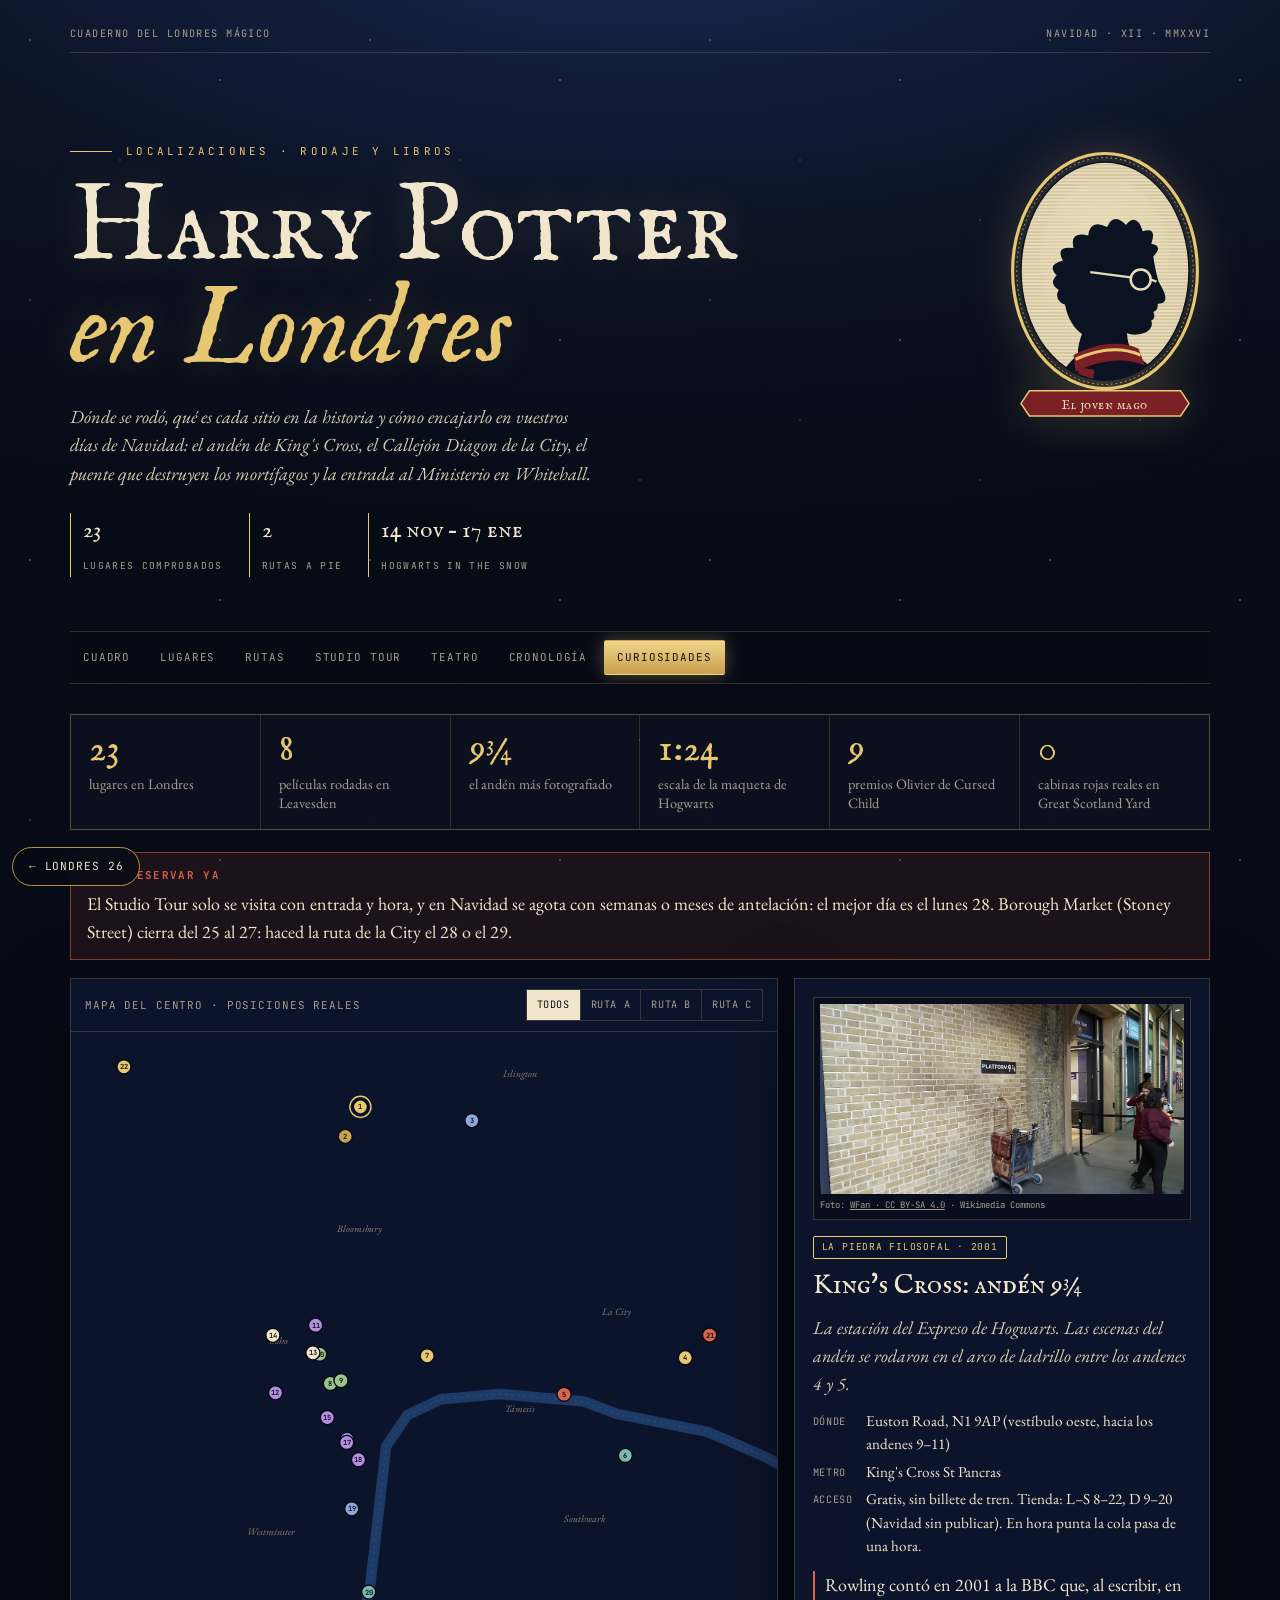
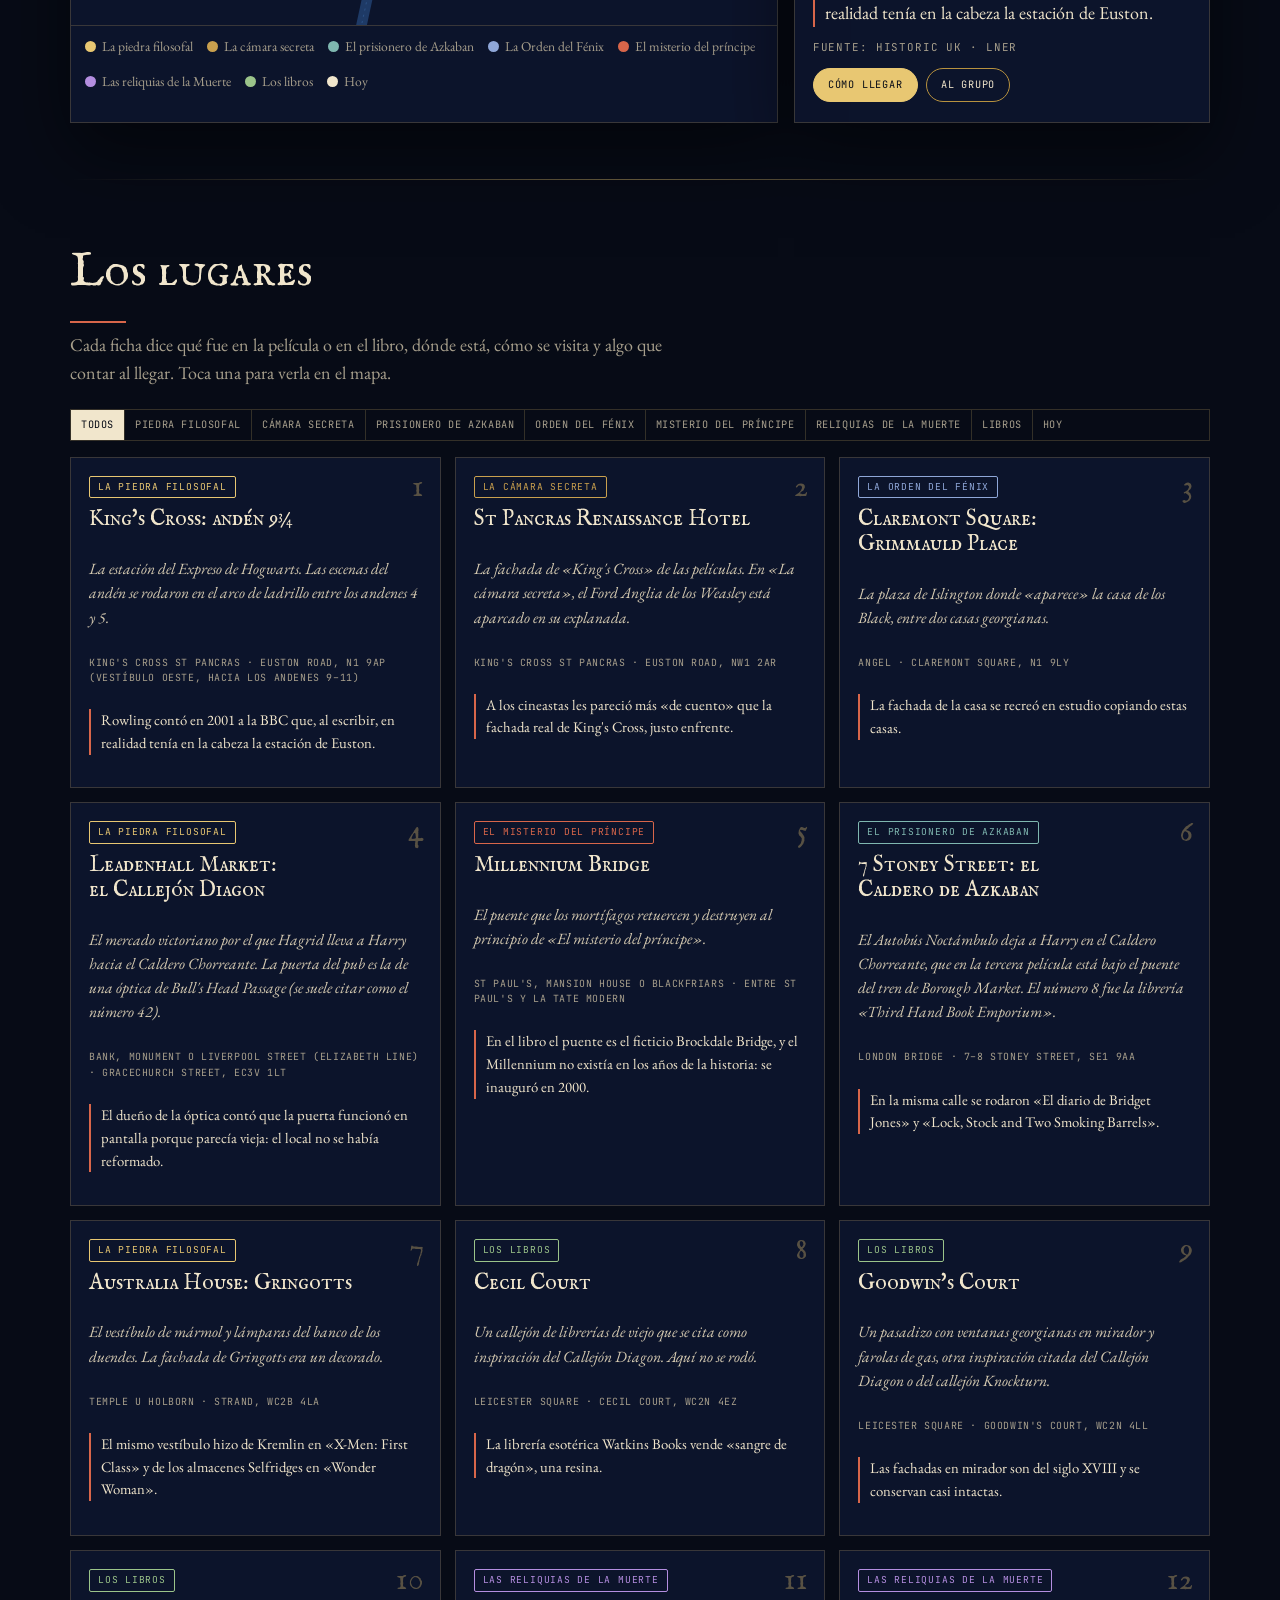
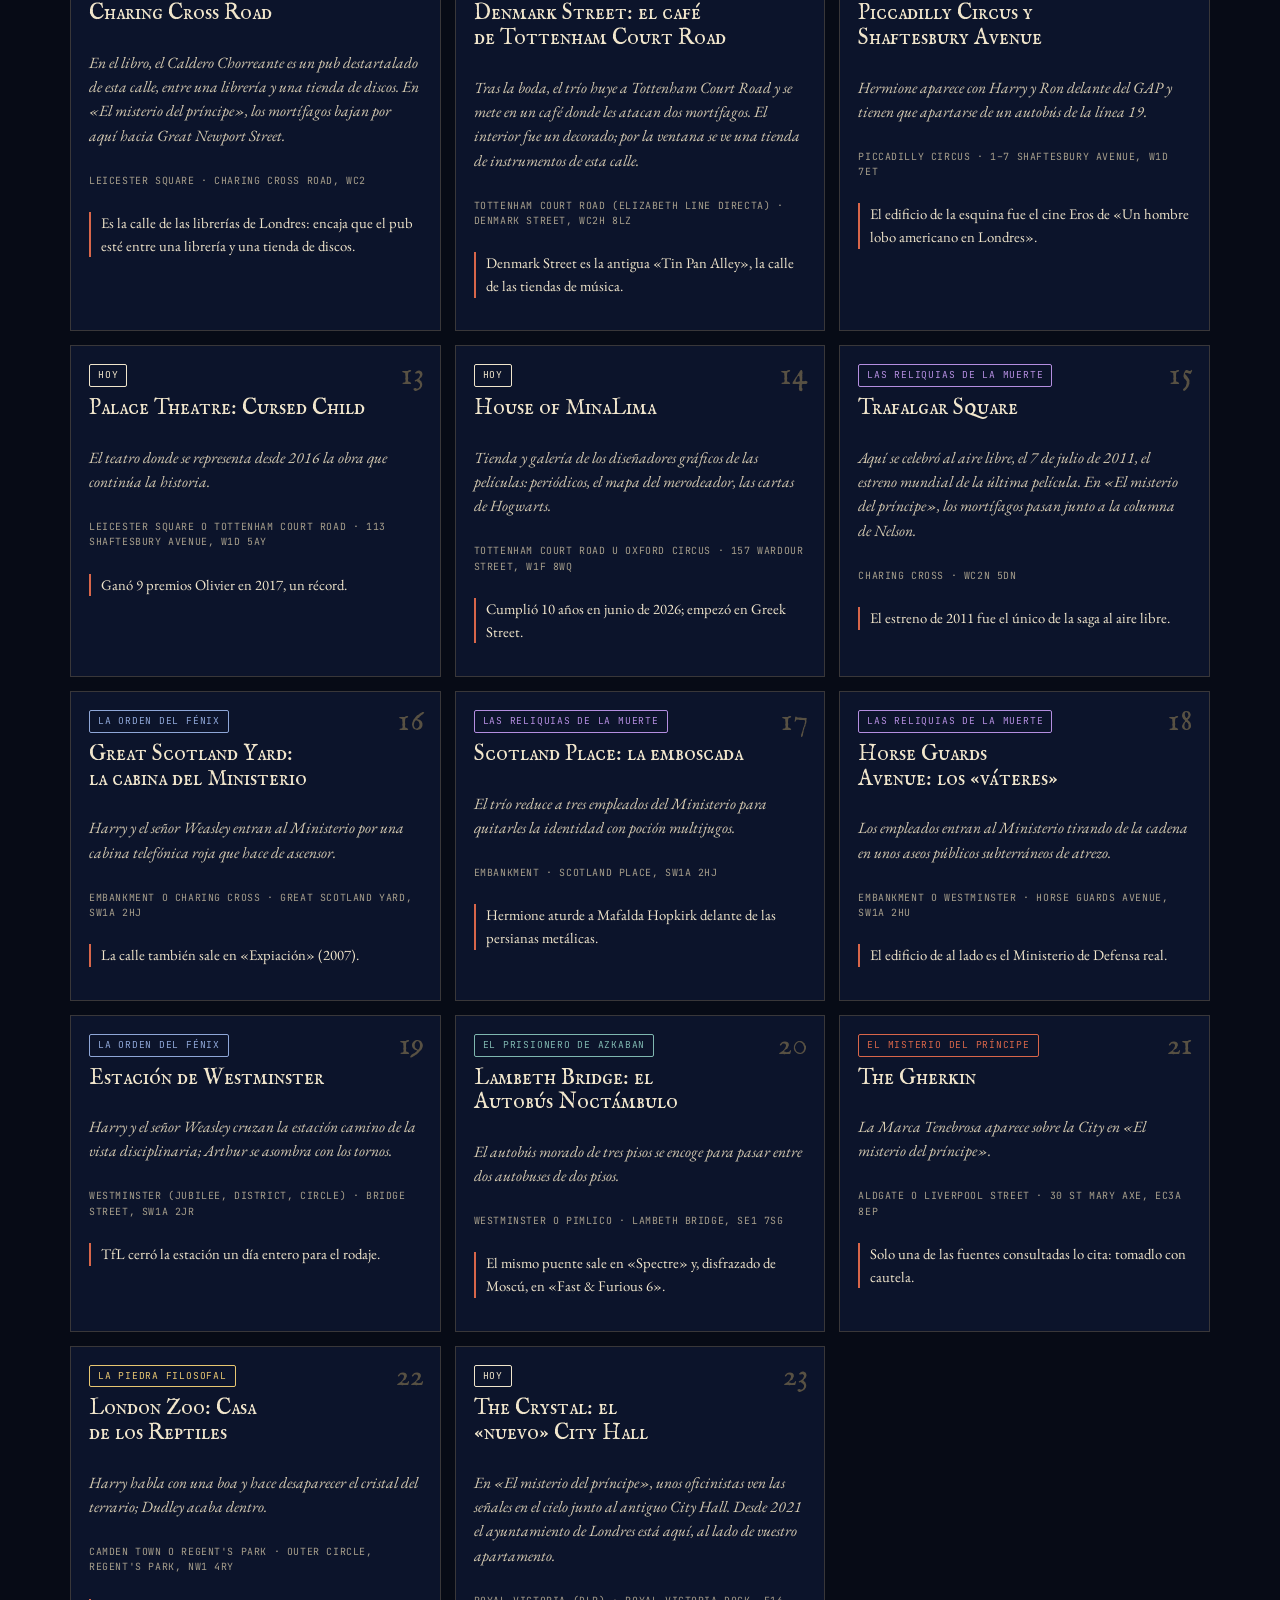
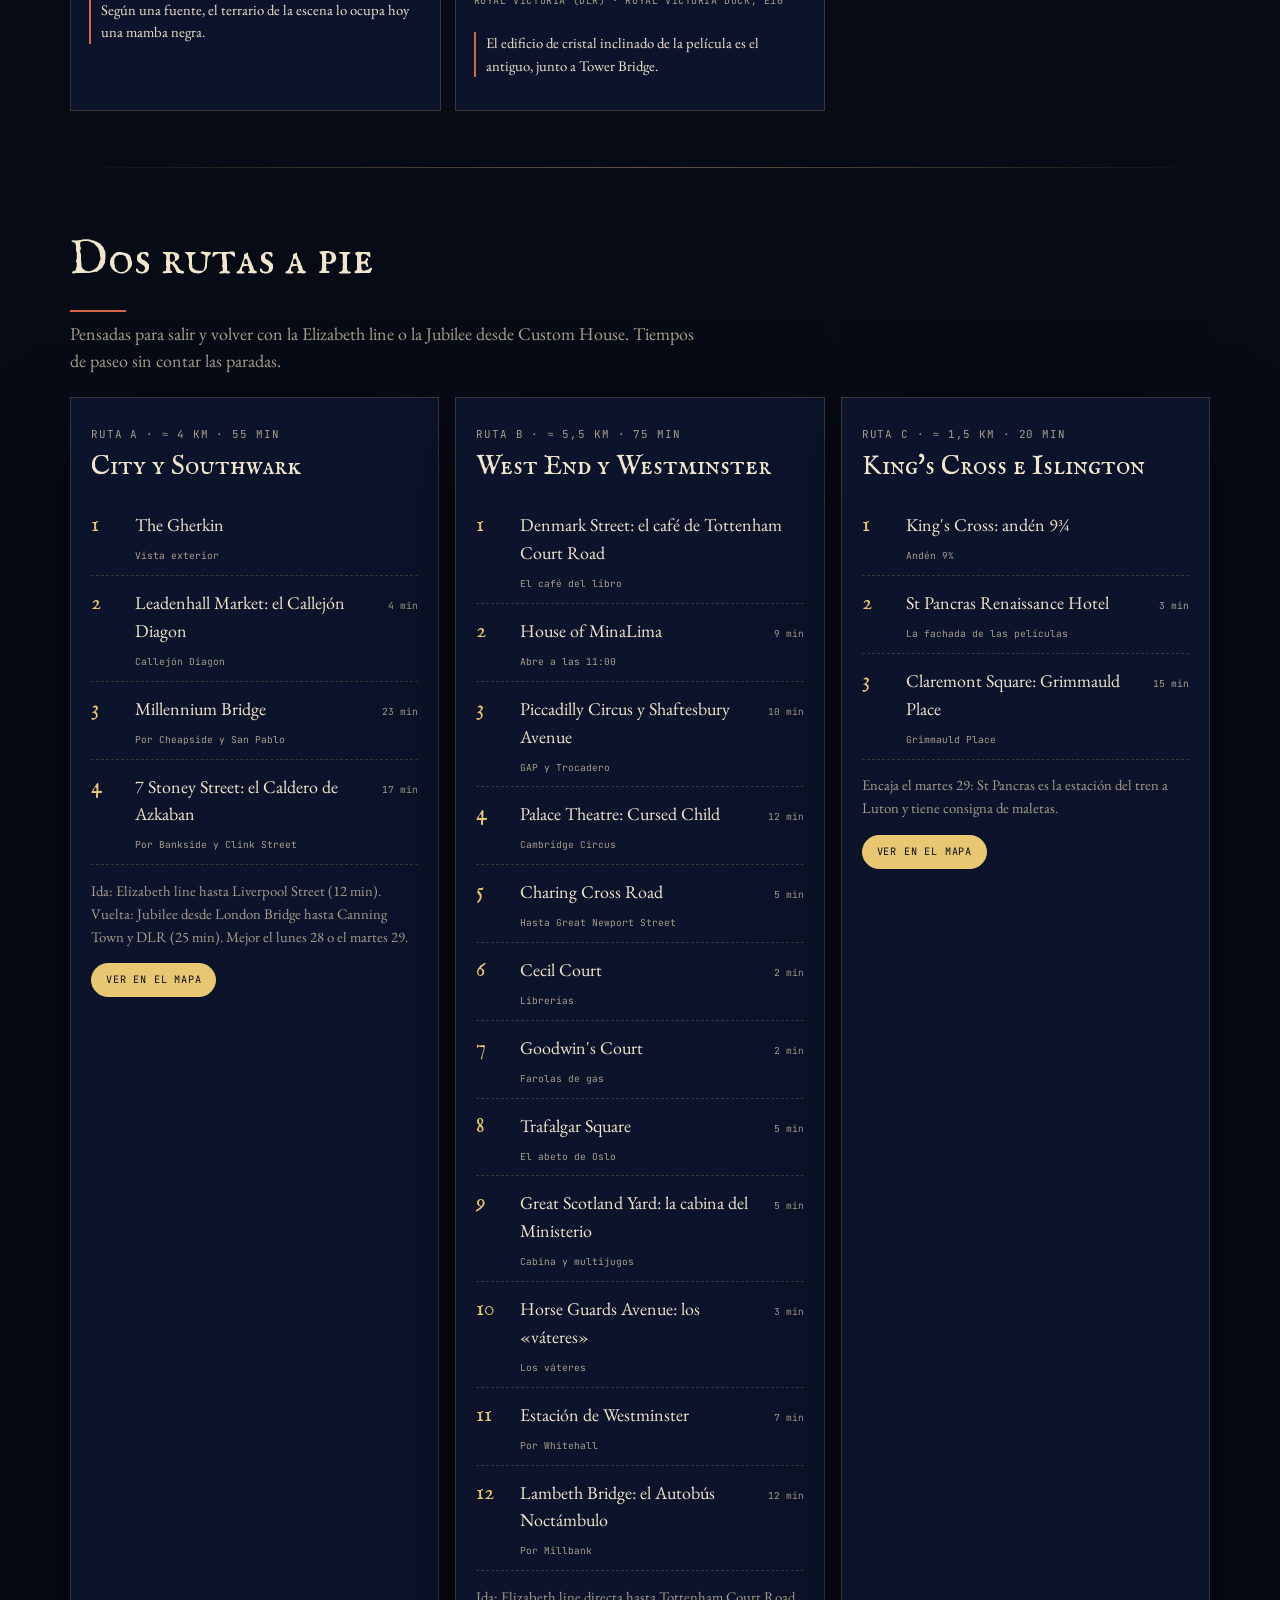
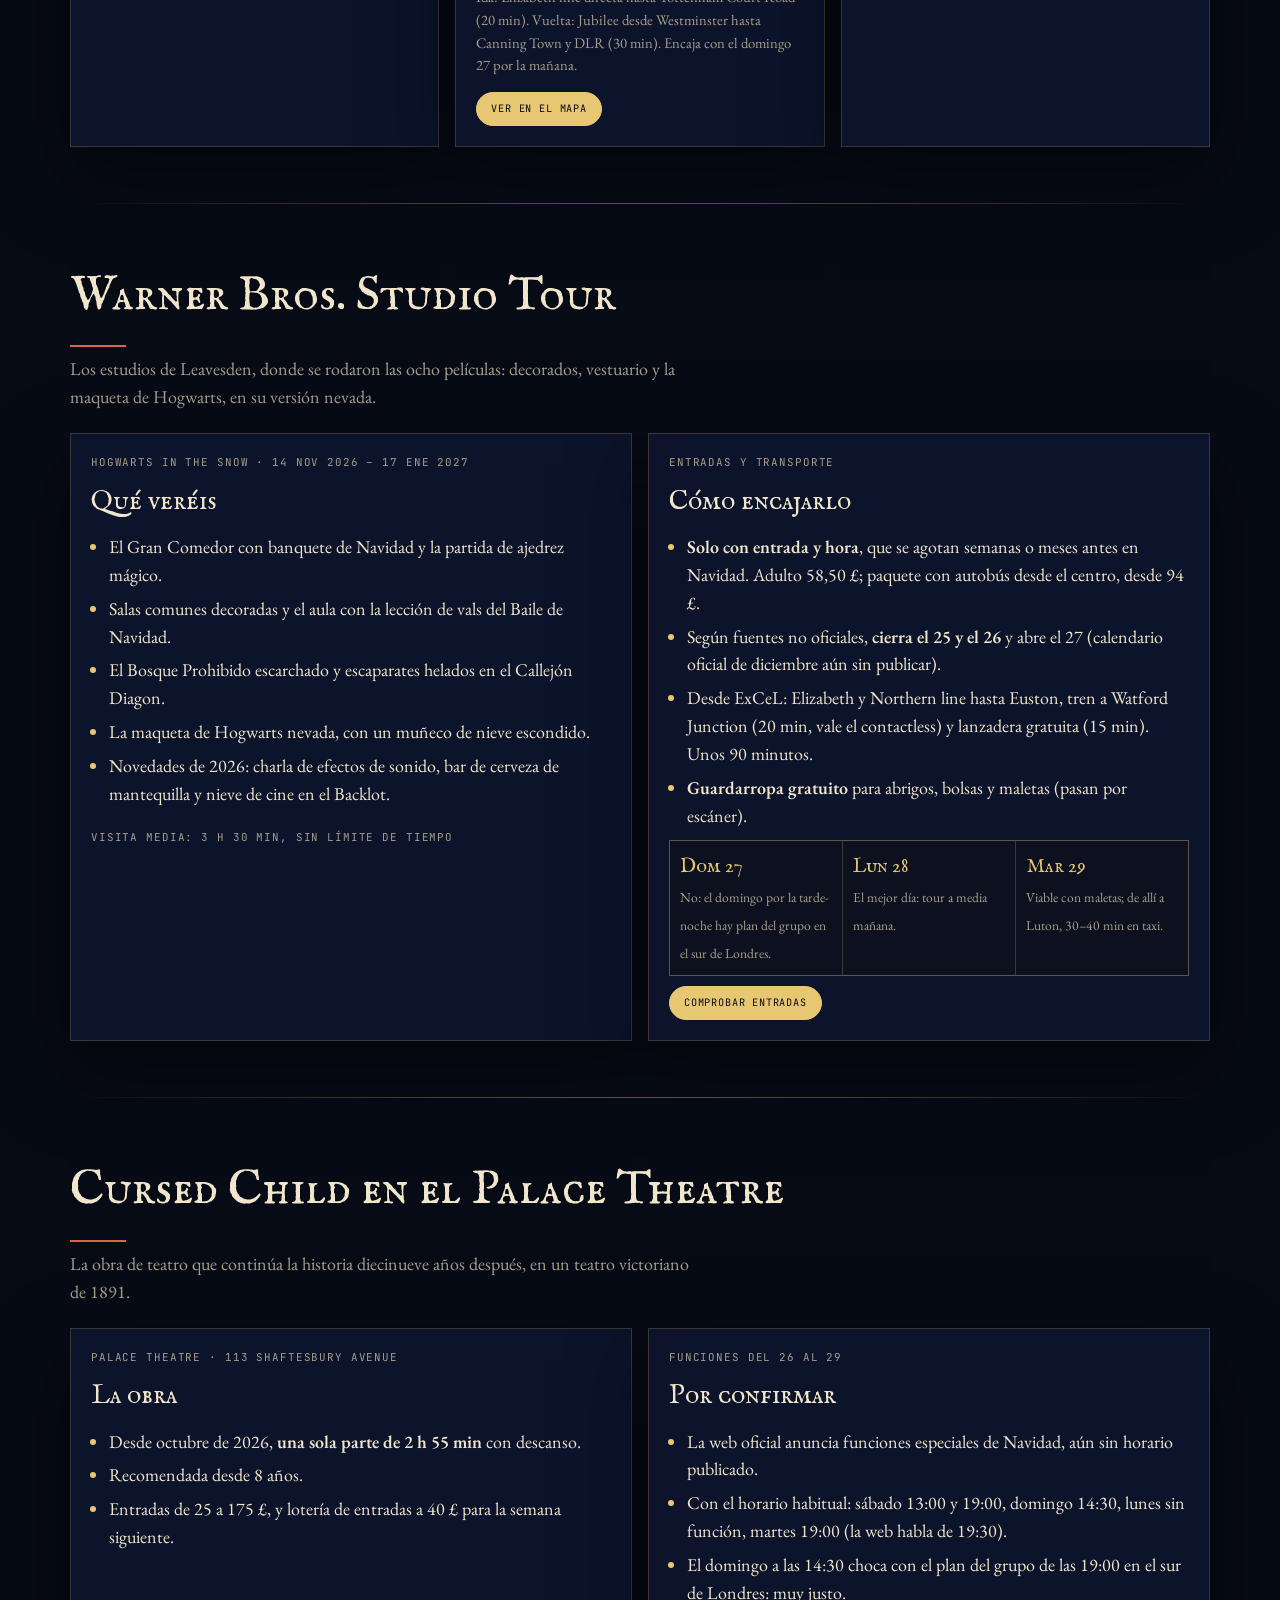
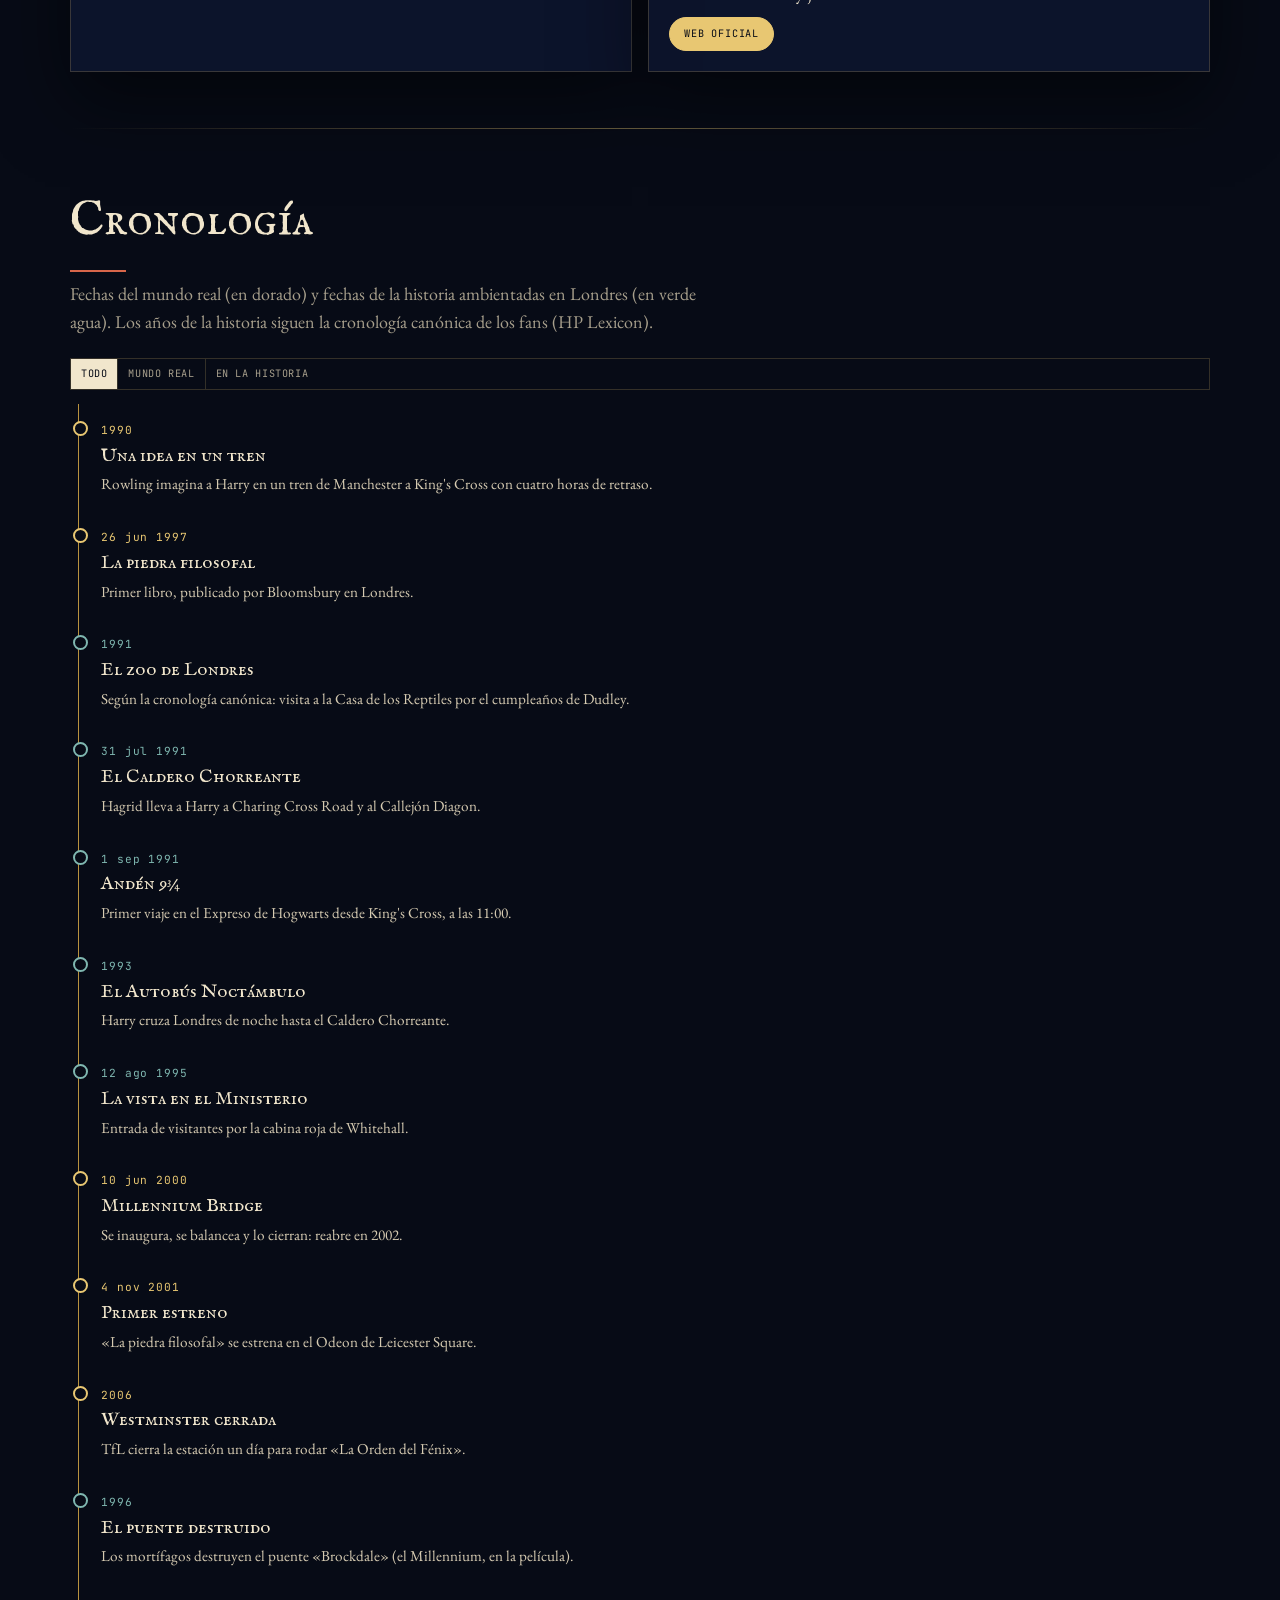
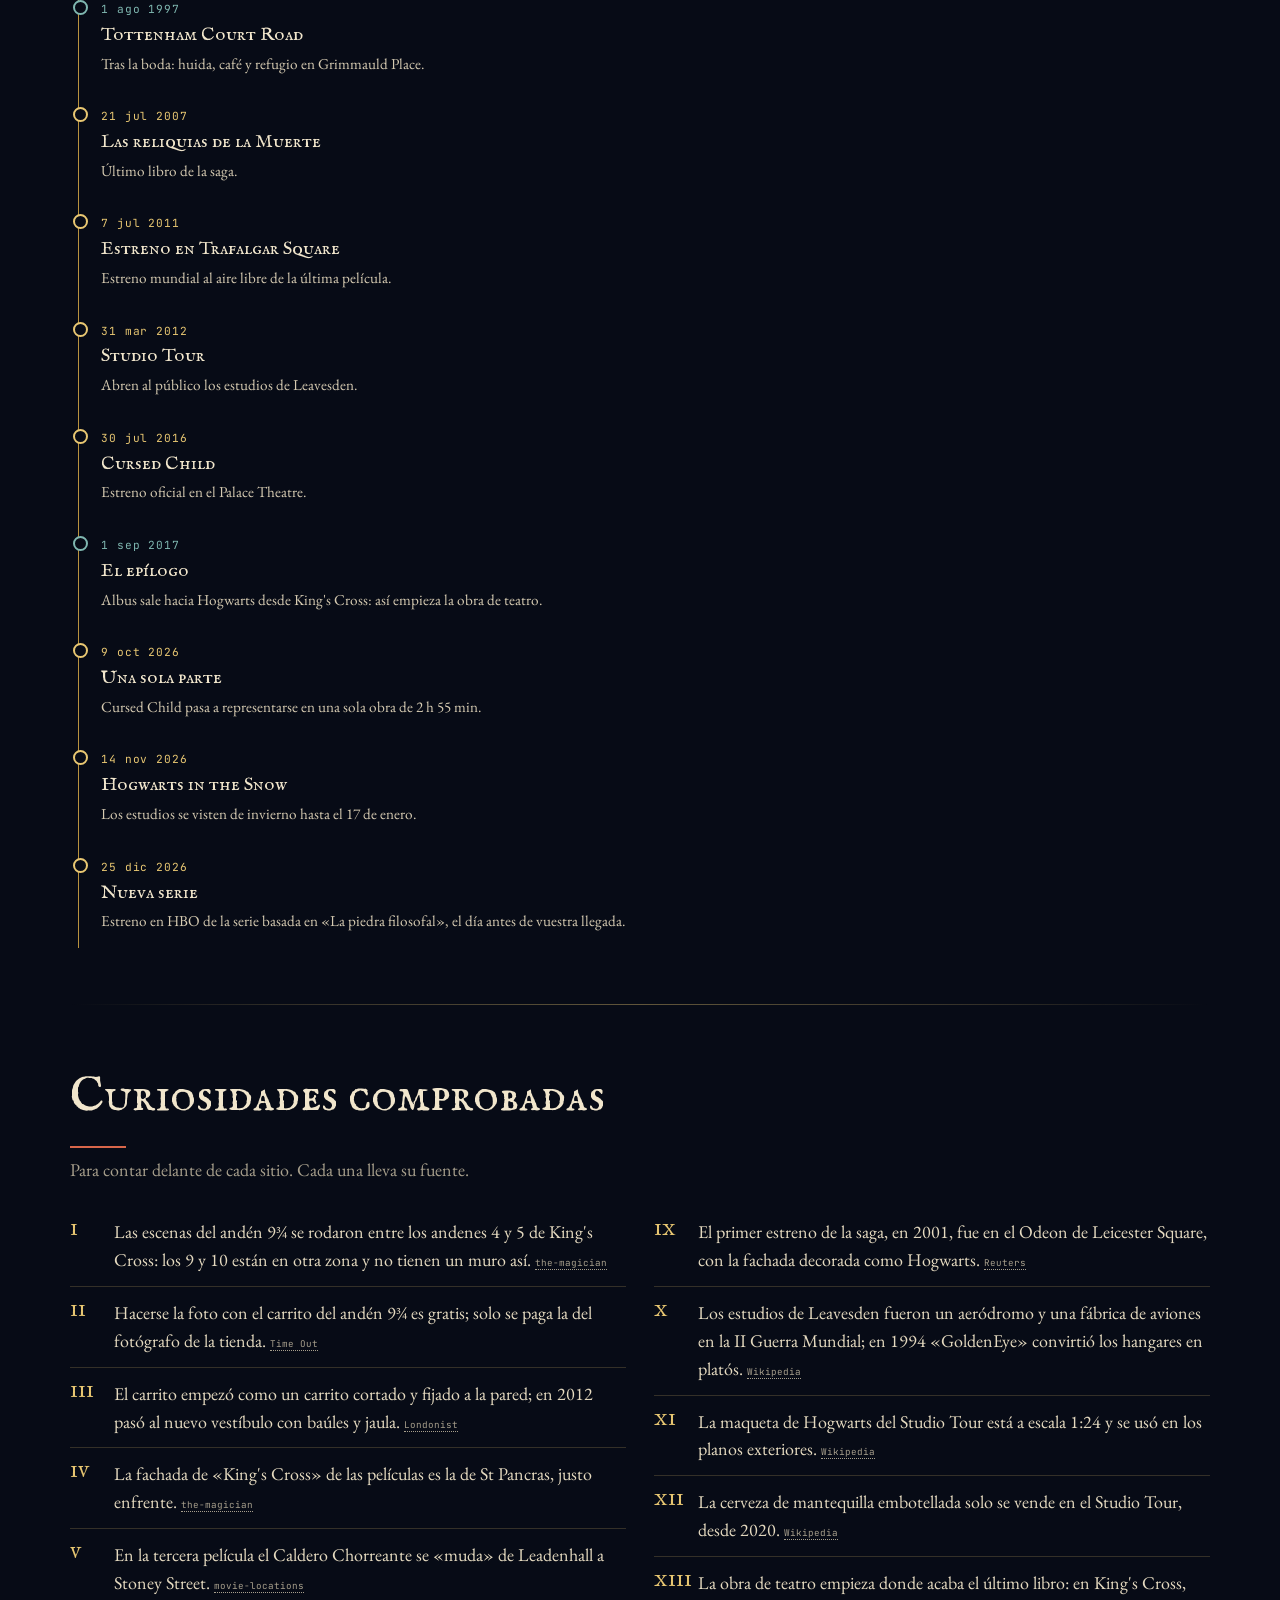
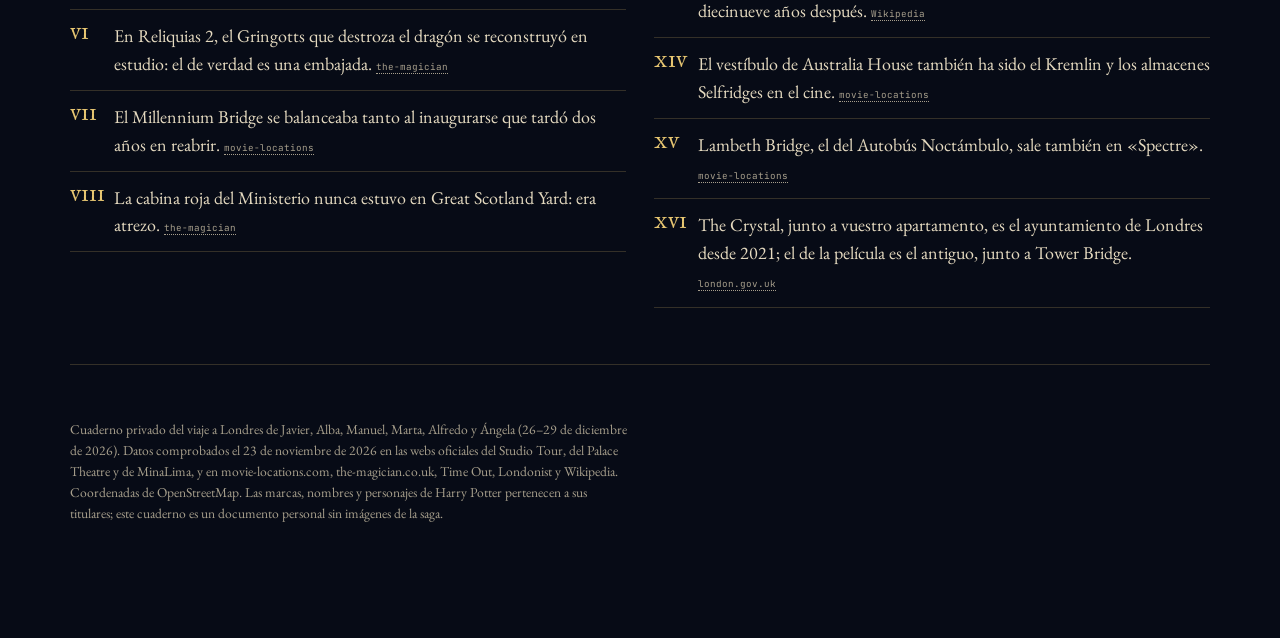
<file: magia.html>
<!DOCTYPE html>
<html lang="es">
<head>
<meta charset="utf-8">
<meta name="viewport" content="width=device-width, initial-scale=1, viewport-fit=cover">
<title>El Londres mágico · Cuaderno de localizaciones</title>
<meta name="description" content="Harry Potter en Londres: localizaciones de rodaje y de los libros, rutas a pie, Studio Tour, cronología y curiosidades comprobadas">
<meta name="theme-color" content="#0B1222">
<link rel="icon" href="favicon.svg" type="image/svg+xml">
<link rel="stylesheet" href="fonts/fonts.css">
<style>
/* Cuaderno del Londres mágico: pergamino a la luz de las velas sobre azul de medianoche.
   Mismo concepto que el Expediente Whitechapel (cabecera de periódico, cuadro de mando, mapa + ficha,
   cinta temporal y secciones de consulta), con paleta y tipografía propias. Sin logos ni imágenes de la saga. */
:root{
  --night:#070B16; --night2:#0E1630; --panel:rgba(14,22,48,.82); --line:rgba(232,199,114,.2);
  --parch:#F1E6CC; --muted:#A79F8C; --gold:#E8C772; --gold2:#B8923F; --ember:#D8664A; --teal:#7FB7B0;
  --display:"IM Fell English SC","IM Fell English",Georgia,serif; --serif:"EB Garamond",Garamond,Georgia,serif; --mono:"JetBrains Mono",ui-monospace,Menlo,monospace;
  color-scheme:dark;
}
*{box-sizing:border-box} html,body{margin:0} html{-webkit-text-size-adjust:100%;scroll-padding-top:64px}
body{background:radial-gradient(ellipse 120% 70% at 50% -10%,#1A2752 0%,#0B1222 55%,#070B16 100%) fixed,#070B16;color:var(--parch);font-family:var(--serif);font-size:18px;line-height:1.55;-webkit-tap-highlight-color:rgba(232,199,114,.2)}
a{color:var(--gold)} :focus-visible{outline:2px solid var(--gold);outline-offset:2px}
h1,h2,h3{font-family:var(--display);font-weight:400;margin:0;text-wrap:balance}
button{font:inherit;color:inherit;touch-action:manipulation}
.wrap{max-width:1180px;margin:0 auto;padding:0 max(20px,env(safe-area-inset-right)) 0 max(20px,env(safe-area-inset-left))}
#stars{position:fixed;inset:0;z-index:-1;pointer-events:none;opacity:.5;background-image:radial-gradient(1.2px 1.2px at 30px 40px,#fff,transparent),radial-gradient(1px 1px at 120px 160px,#E8C772,transparent),radial-gradient(1.4px 1.4px at 220px 80px,#fff,transparent),radial-gradient(1px 1px at 300px 220px,#fff,transparent);background-size:340px 260px}
.back{position:fixed;left:max(12px,env(safe-area-inset-left));bottom:max(14px,env(safe-area-inset-bottom));z-index:40;display:inline-flex;align-items:center;gap:8px;padding:10px 16px;border-radius:999px;background:rgba(7,11,22,.88);border:1px solid var(--gold2);color:var(--parch);text-decoration:none;font-family:var(--mono);font-size:.7rem;letter-spacing:.08em;text-transform:uppercase;-webkit-backdrop-filter:blur(10px);backdrop-filter:blur(10px)}
/* Cabecera */
header.mast{padding:26px 0 0}
.mast-top{display:flex;justify-content:space-between;gap:12px;flex-wrap:wrap;border-bottom:1px solid var(--line);padding-bottom:10px;font-family:var(--mono);font-size:.64rem;letter-spacing:.14em;text-transform:uppercase;color:var(--muted)}
.hero{padding:clamp(46px,10vh,110px) 0 clamp(30px,6vh,70px);position:relative}
.eyebrow{font-family:var(--mono);font-size:.68rem;letter-spacing:.3em;text-transform:uppercase;color:var(--gold);display:flex;align-items:center;gap:14px}
.eyebrow::before{content:"";width:42px;height:1px;background:var(--gold)}
.hero h1{font-size:clamp(3rem,10vw,7rem);line-height:.92;margin:18px 0;color:var(--parch);text-shadow:0 0 40px rgba(232,199,114,.18)}
.hero h1 span{display:block;color:var(--gold);font-family:"IM Fell English",Georgia,serif;font-style:italic}
.hero .sub{font-style:italic;color:#D6CBB2;max-width:58ch;font-size:1.15rem;margin:0}
.hero-meta{display:flex;gap:26px;flex-wrap:wrap;margin-top:26px}
.hero-meta div{border-left:1px solid var(--gold);padding-left:12px}
.hero-meta b{display:block;font-family:var(--display);font-weight:400;font-size:1.45rem}
.hero-meta span{font-family:var(--mono);font-size:.6rem;letter-spacing:.14em;text-transform:uppercase;color:var(--muted)}
.hero-cameo{float:right;width:min(40vw,210px);margin:0 0 10px 16px;filter:drop-shadow(0 0 24px rgba(232,199,114,.25))}.hero-cameo svg{display:block;width:100%;height:auto}
nav.tabs{display:flex;gap:4px;overflow-x:auto;scrollbar-width:none;position:sticky;top:0;z-index:20;background:rgba(7,11,22,.8);-webkit-backdrop-filter:blur(14px);backdrop-filter:blur(14px);border-top:1px solid var(--line);border-bottom:1px solid var(--line);padding:8px 0;padding-top:max(8px,env(safe-area-inset-top))}
nav.tabs::-webkit-scrollbar{display:none}
nav.tabs a{flex:none;font-family:var(--mono);font-size:.68rem;letter-spacing:.08em;text-transform:uppercase;color:var(--muted);text-decoration:none;padding:8px 12px;border:1px solid transparent;border-radius:2px}
nav.tabs a.on{color:#14100A;background:linear-gradient(180deg,#F0D48A,#C9A04E);box-shadow:0 0 18px rgba(232,199,114,.35)}
section{padding:56px 0;position:relative}
section+section::before{content:"";position:absolute;top:0;left:0;right:0;height:1px;background:linear-gradient(90deg,transparent,var(--line) 20%,rgba(232,199,114,.4) 50%,var(--line) 80%,transparent)}
.sec-head{margin-bottom:22px}
.sec-head h2{font-size:clamp(2rem,4.4vw,3rem)}
.sec-head h2::after{content:"";display:block;width:56px;height:2px;background:var(--ember);margin-top:12px}
.sec-head p{margin:8px 0 0;color:var(--muted);max-width:70ch}
/* KPIs */
.kpis{display:grid;grid-template-columns:repeat(6,1fr);gap:1px;background:var(--line);border:1px solid var(--line);margin:8px 0 22px}
.kpi{background:rgba(9,14,30,.92);padding:16px 18px}
.kpi b{display:block;font-family:var(--display);font-size:2.4rem;line-height:1;color:var(--gold);font-weight:400}
.kpi span{font-size:.9rem;color:var(--muted);line-height:1.3;display:block;margin-top:6px}
@media(max-width:900px){.kpis{grid-template-columns:repeat(3,1fr)}} @media(max-width:480px){.kpis{grid-template-columns:repeat(2,1fr)}}
.alert{border:1px solid rgba(216,102,74,.55);background:rgba(216,102,74,.1);padding:14px 16px;margin:0 0 18px;display:flex;flex-direction:column;gap:6px}
.alert b{font-family:var(--mono);font-size:.68rem;letter-spacing:.12em;text-transform:uppercase;color:var(--ember)}
/* Panel, mapa y ficha */
.panel{background:var(--panel);border:1px solid var(--line);box-shadow:0 30px 70px rgba(0,0,0,.5)}
.panel-h{display:flex;justify-content:space-between;align-items:center;gap:10px;flex-wrap:wrap;padding:10px 14px;border-bottom:1px solid var(--line)}
.mono{font-family:var(--mono);font-size:.68rem;letter-spacing:.08em;text-transform:uppercase;color:var(--muted)}
.cockpit{display:grid;grid-template-columns:minmax(0,1.7fr) minmax(0,1fr);gap:16px}
@media(max-width:960px){.cockpit{grid-template-columns:1fr}}
.seg{display:flex;flex-wrap:wrap;gap:0;border:1px solid var(--line)}
.seg button{font-family:var(--mono);font-size:.64rem;letter-spacing:.06em;text-transform:uppercase;background:transparent;color:var(--muted);border:0;padding:7px 10px;cursor:pointer}
.seg button+button{border-left:1px solid var(--line)}
.seg button.on{background:var(--parch);color:var(--night)}
#map{display:block;width:100%;height:auto;touch-action:manipulation}
#map .river{fill:none;stroke:#1E3A66;stroke-width:15;stroke-linecap:round;stroke-linejoin:round}
#map .river2{fill:none;stroke:#3C6AA8;stroke-width:1;stroke-dasharray:3 6;opacity:.7}
#map .lbl{font-family:var(--serif);font-style:italic;fill:#8C8676;font-size:14px}
#map .pin{cursor:pointer}
#map .pin circle.dot{stroke:#070B16;stroke-width:2}
#map .pin text{font-family:var(--mono);font-size:10px;fill:#070B16;font-weight:600;pointer-events:none}
#map .pin circle.halo{opacity:0;fill:none;stroke:var(--gold);stroke-width:2}
#map .pin.sel circle.halo{opacity:1}
#map .route{fill:none;stroke:var(--gold);stroke-width:2;stroke-dasharray:6 5;opacity:.75}
.legend{display:flex;gap:14px;flex-wrap:wrap;padding:10px 14px;border-top:1px solid var(--line);font-size:.85rem;color:var(--muted)}
.legend i{display:inline-block;width:11px;height:11px;border-radius:50%;margin-right:6px;vertical-align:-1px}
.dossier{padding:18px 18px 20px;display:flex;flex-direction:column;gap:12px}
.dossier h3{font-size:1.75rem;line-height:1.1}
.dossier dl{display:grid;grid-template-columns:auto 1fr;gap:4px 14px;margin:0;font-size:.95rem}
.dossier dt{font-family:var(--mono);font-size:.64rem;letter-spacing:.06em;text-transform:uppercase;color:var(--muted);padding-top:4px}
.dossier dd{margin:0}
.dossier p{margin:0}
.tag{font-family:var(--mono);font-size:.6rem;letter-spacing:.08em;text-transform:uppercase;padding:3px 8px;border:1px solid currentColor;border-radius:2px;display:inline-block;align-self:flex-start}
.btns{display:flex;gap:8px;flex-wrap:wrap}
.btn{display:inline-flex;align-items:center;gap:6px;padding:8px 14px;border:1px solid var(--gold2);border-radius:999px;color:var(--parch);text-decoration:none;font-family:var(--mono);font-size:.64rem;letter-spacing:.08em;text-transform:uppercase;background:transparent;cursor:pointer}
.btn.pri{background:var(--gold);color:var(--night);border-color:var(--gold)}
.warnline{color:#E9A48F;font-size:.92rem}
/* Fichas */
.cards{display:grid;grid-template-columns:repeat(auto-fill,minmax(280px,1fr));gap:14px}
.card{background:var(--panel);border:1px solid var(--line);padding:18px;display:flex;flex-direction:column;gap:9px;cursor:pointer;position:relative}
.card:hover{border-color:rgba(232,199,114,.5)}
.card .n{position:absolute;top:14px;right:16px;font-family:var(--display);font-size:2rem;color:rgba(232,199,114,.35);line-height:1}
.card h3{font-size:1.35rem;line-height:1.15;padding-right:40px}
.card .what{font-style:italic;color:#D6CBB2;font-size:.98rem}
.card .meta{font-family:var(--mono);font-size:.62rem;letter-spacing:.06em;text-transform:uppercase;color:var(--muted)}
.card .cur{font-size:.92rem;color:var(--parch);border-left:2px solid var(--ember);padding-left:10px}
.filters{margin-bottom:16px}
/* Rutas */
.routes{display:grid;grid-template-columns:repeat(auto-fit,minmax(300px,1fr));gap:16px}
.route-c{padding:20px}
.route-c h3{font-size:1.7rem}
.route-c ol{margin:12px 0;padding-left:0;list-style:none;counter-reset:r;display:flex;flex-direction:column;gap:2px}
.route-c li{counter-increment:r;display:grid;grid-template-columns:34px 1fr auto;gap:10px;align-items:baseline;padding:8px 0;border-bottom:1px dashed var(--line)}
.route-c li::before{content:counter(r);font-family:var(--display);font-size:1.4rem;color:var(--gold)}
.route-c li small{font-family:var(--mono);font-size:.6rem;color:var(--muted);white-space:nowrap}
.route-c .how{font-size:.92rem;color:var(--muted)}
/* Studio y teatro */
.two{display:grid;grid-template-columns:repeat(auto-fit,minmax(300px,1fr));gap:16px}
.info{padding:20px;display:flex;flex-direction:column;gap:10px}
.info h3{font-size:1.7rem}
.info ul{margin:0;padding-left:18px;display:flex;flex-direction:column;gap:6px}
.info li::marker{color:var(--gold)}
.days{display:grid;grid-template-columns:repeat(3,1fr);gap:1px;background:var(--line);border:1px solid var(--line)}
.days div{background:rgba(9,14,30,.92);padding:10px}
.days b{display:block;font-family:var(--display);font-size:1.25rem;color:var(--gold);font-weight:400}
.days span{font-size:.85rem;color:var(--muted)}
/* Cronología */
.tlf{margin-bottom:14px}
.tl{list-style:none;margin:0;padding:0;border-left:1px solid var(--gold2);margin-left:8px}
.tl li{position:relative;padding:10px 0 14px 22px}
.tl li::before{content:"";position:absolute;left:-6px;top:17px;width:11px;height:11px;border-radius:50%;background:var(--night);border:2px solid var(--gold)}
.tl li.story::before{border-color:var(--teal)}
.tl .y{font-family:var(--mono);font-size:.7rem;letter-spacing:.08em;color:var(--gold)}
.tl li.story .y{color:var(--teal)}
.tl b{display:block;font-family:var(--display);font-weight:400;font-size:1.2rem}
.tl p{margin:2px 0 0;color:#D6CBB2;font-size:.95rem}
/* Curiosidades */
.curios{columns:2 320px;column-gap:28px;margin:0;padding:0;list-style:none;counter-reset:c}
.curios li{counter-increment:c;break-inside:avoid;padding:12px 0 12px 44px;border-bottom:1px solid var(--line);position:relative;color:#E5DAC0}
.curios li::before{content:counter(c,upper-roman);position:absolute;left:0;top:12px;font-family:var(--display);color:var(--gold);font-size:1.05rem}
.curios a{font-family:var(--mono);font-size:.58rem;color:var(--muted);text-decoration:none;border-bottom:1px dotted var(--muted)}
.foot{padding:40px 0 100px;color:var(--muted);font-size:.85rem;border-top:1px solid var(--line)}
.foot p{max-width:80ch}
@media (prefers-reduced-motion: reduce){*{scroll-behavior:auto!important;transition:none!important}}
.dphoto{margin:0 0 4px;border:1px solid var(--line);padding:6px;background:rgba(9,14,30,.9)}.dphoto img{display:block;width:100%;height:190px;object-fit:cover}.dphoto figcaption{font-family:var(--mono);font-size:.56rem;color:var(--muted);margin-top:5px}.dphoto a{color:inherit}
</style>
</head>
<body>
<div id="stars" aria-hidden="true"></div>
<a class="back" href="index.html#expedientes" aria-label="Volver a la app del viaje">← Londres 26</a>
<div class="wrap">
<header class="mast">
  <div class="mast-top"><span>Cuaderno del Londres mágico</span><span>Navidad · XII · MMXXVI</span></div>
  <div class="hero">
    <div class="hero-cameo" id="heroCameo"></div><div class="eyebrow">Localizaciones · rodaje y libros</div>
    <h1>Harry Potter<span>en Londres</span></h1>
    <p class="sub">Dónde se rodó, qué es cada sitio en la historia y cómo encajarlo en vuestros días de Navidad: el andén de King's Cross, el Callejón Diagon de la City, el puente que destruyen los mortífagos y la entrada al Ministerio en Whitehall.</p>
    <div class="hero-meta"><div><b>23</b><span>lugares comprobados</span></div><div><b>2</b><span>rutas a pie</span></div><div><b>14 nov – 17 ene</b><span>Hogwarts in the Snow</span></div></div>
    
  </div>
</header>
<nav class="tabs" aria-label="Secciones">
  <a href="#cuadro" class="on">Cuadro</a><a href="#lugares">Lugares</a><a href="#rutas">Rutas</a><a href="#studio">Studio Tour</a><a href="#teatro">Teatro</a><a href="#crono">Cronología</a><a href="#curios">Curiosidades</a>
</nav>

<section id="cuadro" style="padding-top:22px">
  <div class="kpis" id="kpis"></div>
  <div class="alert"><b>Para reservar ya</b><span>El Studio Tour solo se visita con entrada y hora, y en Navidad se agota con semanas o meses de antelación: el mejor día es el lunes 28. Borough Market (Stoney Street) cierra del 25 al 27: haced la ruta de la City el 28 o el 29.</span></div>
  <div class="cockpit">
    <div class="panel">
      <div class="panel-h"><span class="mono">Mapa del centro · posiciones reales</span><div class="seg" id="mapFilter"></div></div>
      <svg id="map" viewBox="0 0 1000 640" role="img" aria-label="Mapa del centro de Londres con las localizaciones"></svg>
      <div class="legend" id="legend"></div>
    </div>
    <div class="panel"><div class="dossier" id="dossier"></div></div>
  </div>
</section>

<section id="lugares">
  <div class="sec-head"><h2>Los lugares</h2><p>Cada ficha dice qué fue en la película o en el libro, dónde está, cómo se visita y algo que contar al llegar. Toca una para verla en el mapa.</p></div>
  <div class="seg filters" id="cardFilter"></div>
  <div class="cards" id="cards"></div>
</section>

<section id="rutas">
  <div class="sec-head"><h2>Dos rutas a pie</h2><p>Pensadas para salir y volver con la Elizabeth line o la Jubilee desde Custom House. Tiempos de paseo sin contar las paradas.</p></div>
  <div class="routes" id="routes"></div>
</section>

<section id="studio">
  <div class="sec-head"><h2>Warner Bros. Studio Tour</h2><p>Los estudios de Leavesden, donde se rodaron las ocho películas: decorados, vestuario y la maqueta de Hogwarts, en su versión nevada.</p></div>
  <div class="two" id="studioBox"></div>
</section>

<section id="teatro">
  <div class="sec-head"><h2>Cursed Child en el Palace Theatre</h2><p>La obra de teatro que continúa la historia diecinueve años después, en un teatro victoriano de 1891.</p></div>
  <div class="two" id="theatreBox"></div>
</section>

<section id="crono">
  <div class="sec-head"><h2>Cronología</h2><p>Fechas del mundo real (en dorado) y fechas de la historia ambientadas en Londres (en verde agua). Los años de la historia siguen la cronología canónica de los fans (HP Lexicon).</p></div>
  <div class="seg tlf" id="tlFilter"></div>
  <ul class="tl" id="timeline"></ul>
</section>

<section id="curios">
  <div class="sec-head"><h2>Curiosidades comprobadas</h2><p>Para contar delante de cada sitio. Cada una lleva su fuente.</p></div>
  <ol class="curios" id="curiosList"></ol>
</section>

<footer class="foot">
  <p>Cuaderno privado del viaje a Londres de Javier, Alba, Manuel, Marta, Alfredo y Ángela (26–29 de diciembre de 2026). Datos comprobados el 23 de noviembre de 2026 en las webs oficiales del Studio Tour, del Palace Theatre y de MinaLima, y en movie-locations.com, the-magician.co.uk, Time Out, Londonist y Wikipedia. Coordenadas de OpenStreetMap. Las marcas, nombres y personajes de Harry Potter pertenecen a sus titulares; este cuaderno es un documento personal sin imágenes de la saga.</p>
</footer>
</div>

<script>
(function(){
"use strict";
/* =========================================================
   Camafeos en perfil (dibujos propios, estilo silueta victoriana grabada):
   Scrooge con su gorro de dormir, Jack con chistera y el cuello de la capa subido,
   y un joven mago con gafas redondas y bufanda. No son ilustraciones oficiales de ninguna obra.
   ========================================================= */
const CAMEO={
  scrooge:{t:"Ebenezer Scrooge",s:"Londres · 1843",
    d:"M36 250 C44 228 54 210 66 198 C64 190 62 182 60 174 C54 170 50 162 52 154 C46 150 44 142 48 136 C46 128 50 120 56 116 C50 112 44 106 38 104 C32 102 28 100 24 96 C34 80 46 62 62 48 C76 36 92 30 104 32 C116 36 124 50 126 66 C128 76 130 86 128 94 C132 98 134 104 132 108 C138 116 146 126 154 138 C158 144 156 148 150 148 C146 148 143 147 140 146 C140 150 138 152 135 153 C137 155 137 157 134 158 C132 159 132 161 135 163 C141 167 147 173 150 180 C152 186 148 188 142 187 C134 186 126 188 120 192 C118 198 118 204 122 210 C132 220 144 234 152 250 Z",
    extra:'<path d="M58 150 C64 156 66 164 64 172 M54 158 C56 164 56 170 54 176" stroke="var(--cm-bg)" stroke-width="1.3" fill="none" opacity=".7"/>'+
      '<path d="M128 94 C110 88 86 94 64 110 C58 114 54 118 52 122" stroke="var(--cm-bg)" stroke-width="1.6" fill="none" opacity=".8"/><path d="M118 56 C96 52 70 64 44 90" stroke="var(--cm-bg)" stroke-width="1" fill="none" opacity=".45"/>'+
      '<path d="M124 196 C112 206 104 216 100 226" stroke="var(--cm-bg)" stroke-width="1.2" fill="none" opacity=".55"/>'+
      '<circle cx="22" cy="98" r="9" fill="var(--cm-ink)"/><path d="M16 102 l-5 7 M21 107 l-1 8 M27 105 l4 7" stroke="var(--cm-ink)" stroke-width="2.2" stroke-linecap="round"/>'},
  jack:{t:"Jack el Destripador",s:"Whitechapel · 1888",
    d:"M24 250 C30 226 40 208 56 196 C64 190 70 182 72 172 C66 164 62 152 62 140 C62 126 64 116 66 108 L42 106 C36 105 35 99 41 98 L68 95 L71 30 C71 24 75 22 81 22 L123 22 C129 22 133 24 133 30 L131 95 L156 98 C162 99 162 105 156 106 L130 108 C133 112 135 116 134 120 C133 122 134 124 137 126 C141 131 147 137 151 141 C152 144 149 146 145 146 L140 146 L140 152 L150 148 L157 141 C162 160 166 190 172 214 C180 230 184 240 186 250 Z",
    extra:'<path d="M71 80 L132 82" stroke="var(--cm-accent)" stroke-width="5"/>'+
      '<path d="M140 150 C150 168 158 196 166 226 M112 176 C116 196 120 214 118 240" stroke="var(--cm-bg)" stroke-width="1.2" fill="none" opacity=".45"/>'+
      '<path d="M60 196 C78 204 96 204 112 196" stroke="var(--cm-bg)" stroke-width="1.2" fill="none" opacity=".45"/>'},
  wizard:{t:"El joven mago",s:"King's Cross · andén 9¾",
    d:"M40 250 C46 232 56 216 68 206 C68 198 70 192 72 186 C64 180 58 170 56 158 C50 156 46 150 50 144 Q40 138 48 130 Q38 120 54 116 Q46 102 64 104 Q60 88 78 92 Q80 76 96 84 Q102 70 114 82 Q124 70 130 88 Q144 84 138 100 Q150 102 140 112 C141 120 143 128 145 136 C149 143 153 150 151 154 C150 157 146 157 144 157 C145 161 143 164 140 165 C142 169 141 172 138 173 C140 178 137 183 131 185 C125 187 119 187 115 185 C115 192 117 198 120 204 C134 212 150 228 158 250 Z",
    extra:'<circle cx="128" cy="134" r="9.5" fill="none" stroke="var(--cm-bg)" stroke-width="2.4"/><path d="M118.5 132 L80 127" stroke="var(--cm-bg)" stroke-width="2.2"/><path d="M137.5 134 L143 136" stroke="var(--cm-bg)" stroke-width="2.2"/>'+
      '<path d="M64 206 C86 194 110 192 126 200 L132 216 C114 208 90 210 66 222 Z" fill="var(--cm-accent)"/>'+
      '<path d="M70 218 L60 250 L80 250 L84 220 Z" fill="var(--cm-accent)"/>'+
      '<path d="M66 210 C88 200 110 198 128 206" stroke="var(--cm-gold)" stroke-width="3" fill="none"/><path d="M64 232 L82 230 M62 242 L80 240" stroke="var(--cm-gold)" stroke-width="3.4"/>'}
};
let cameoN=0;
function cameo(kind,o){
  o=o||{}; const c=CAMEO[kind]; if(!c) return ""; const id="cm"+(++cameoN);
  const ink=o.ink||"#2B1B12", bg=o.bg||"#F3E6C8", gold=o.gold||"#B0852F", acc=o.accent||"#8E1B1B", line=o.line||"#B79C6E";
  return '<svg class="cameo '+(o.cls||"")+'" viewBox="0 0 200 270" role="img" aria-label="'+c.t+', silueta de perfil" style="--cm-ink:'+ink+';--cm-bg:'+bg+';--cm-gold:'+gold+';--cm-accent:'+acc+'">'+
    '<defs><clipPath id="'+id+'c"><ellipse cx="100" cy="122" rx="80" ry="104"/></clipPath>'+
    '<pattern id="'+id+'h" width="4" height="3.2" patternUnits="userSpaceOnUse"><path d="M0 1.6H4" stroke="'+line+'" stroke-width=".55"/></pattern>'+
    '<radialGradient id="'+id+'g" cx=".5" cy=".42" r=".6"><stop offset="0" stop-color="'+bg+'" stop-opacity="1"/><stop offset="1" stop-color="'+bg+'" stop-opacity="0"/></radialGradient></defs>'+
    '<ellipse cx="100" cy="122" rx="88" ry="112" fill="none" stroke="'+gold+'" stroke-width="3"/>'+
    '<ellipse cx="100" cy="122" rx="84" ry="108" fill="none" stroke="'+gold+'" stroke-width=".8" stroke-dasharray="1.5 3"/>'+
    '<g clip-path="url(#'+id+'c)"><rect width="200" height="270" fill="'+bg+'"/><rect width="200" height="270" fill="url(#'+id+'h)"/><ellipse cx="100" cy="112" rx="62" ry="78" fill="url(#'+id+'g)"/>'+
    '<g transform="translate(6 -4)"><path d="'+c.d+'" fill="'+ink+'"/>'+c.extra+'</g></g>'+
    '<ellipse cx="100" cy="122" rx="80" ry="104" fill="none" stroke="'+ink+'" stroke-width="1.4"/>'+
    (o.label===false?'':'<path d="M28 236 L172 236 L180 248 L172 260 L28 260 L20 248 Z" fill="'+acc+'" stroke="'+gold+'" stroke-width="1.4"/>'+
    '<text x="100" y="253" text-anchor="middle" font-family="IM Fell English SC,Georgia,serif" font-size="12.5" fill="'+bg+'" letter-spacing=".5">'+c.t+'</text>')+
    '</svg>';
}

const THAMES=[[51.46402,-0.19887],[51.46399,-0.19319],[51.46432,-0.19017],[51.46511,-0.18739],[51.46745,-0.18298],[51.47342,-0.17902],[51.47758,-0.17777],[51.47988,-0.17538],[51.48134,-0.17228],[51.48234,-0.16696],[51.48456,-0.14967],[51.48462,-0.14624],[51.48387,-0.14059],[51.48388,-0.13737],[51.48468,-0.13286],[51.48598,-0.12932],[51.488,-0.12676],[51.49119,-0.12404],[51.49513,-0.12268],[51.50586,-0.1207],[51.50827,-0.11806],[51.5095,-0.11391],[51.50991,-0.10651],[51.50933,-0.09602],[51.50836,-0.09193],[51.50697,-0.08063],[51.505,-0.07333],[51.50245,-0.06579],[51.50167,-0.06035],[51.5028,-0.05487],[51.50793,-0.0455],[51.50837,-0.04393],[51.50862,-0.03962],[51.50808,-0.03609],[51.50644,-0.0315],[51.50406,-0.02966],[51.49467,-0.03014],[51.49303,-0.02982],[51.48943,-0.02729],[51.48748,-0.02469],[51.48539,-0.02002],[51.48477,-0.01765],[51.48452,-0.01337],[51.48474,-0.0106],[51.48581,-0.00575],[51.48768,-0.00219],[51.48932,-0.00078],[51.49266,-0.00083],[51.49834,-0.00453],[51.50146,-0.00504],[51.50324,-0.00433],[51.50494,-0.00277]];
/* Películas y libros */
const FILMS={p1:["La piedra filosofal","2001","#E8C772"],p2:["La cámara secreta","2002","#C9A04E"],p3:["El prisionero de Azkaban","2004","#7FB7B0"],p5:["La Orden del Fénix","2007","#8FA7D8"],p6:["El misterio del príncipe","2009","#D8664A"],p7:["Las reliquias de la Muerte","2010–11","#B48EE0"],lib:["Los libros","1997–2007","#9BC48A"],hoy:["Hoy","","#F1E6CC"]};
/* Lugares [id, nombre, película, ll, qué fue, dirección, metro, acceso, curiosidad, fuente] */
const P=[
 ["kings","King's Cross: andén 9¾","p1",[51.53219,-0.12391],"La estación del Expreso de Hogwarts. Las escenas del andén se rodaron en el arco de ladrillo entre los andenes 4 y 5.","Euston Road, N1 9AP (vestíbulo oeste, hacia los andenes 9–11)","King's Cross St Pancras","Gratis, sin billete de tren. Tienda: L–S 8–22, D 9–20 (Navidad sin publicar). En hora punta la cola pasa de una hora.","Rowling contó en 2001 a la BBC que, al escribir, en realidad tenía en la cabeza la estación de Euston.","Historic UK · LNER"],
 ["pancras","St Pancras Renaissance Hotel","p2",[51.5299,-0.1258],"La fachada de «King's Cross» de las películas. En «La cámara secreta», el Ford Anglia de los Weasley está aparcado en su explanada.","Euston Road, NW1 2AR","King's Cross St Pancras","Exterior y explanada libres; el interior es un hotel.","A los cineastas les pareció más «de cuento» que la fachada real de King's Cross, justo enfrente.","the-magician.co.uk"],
 ["claremont","Claremont Square: Grimmauld Place","p5",[51.53113,-0.11001],"La plaza de Islington donde «aparece» la casa de los Black, entre dos casas georgianas.","Claremont Square, N1 9LY","Angel","Calle pública; casas particulares, solo exterior.","La fachada de la casa se recreó en estudio copiando estas casas.","movie-locations · the-magician"],
 ["leaden","Leadenhall Market: el Callejón Diagon","p1",[51.51273,-0.0834],"El mercado victoriano por el que Hagrid lleva a Harry hacia el Caldero Chorreante. La puerta del pub es la de una óptica de Bull's Head Passage (se suele citar como el número 42).","Gracechurch Street, EC3V 1LT","Bank, Monument o Liverpool Street (Elizabeth line)","Pasajes públicos siempre abiertos. Entre Navidad y Año Nuevo, muchas tiendas cerradas.","El dueño de la óptica contó que la puerta funcionó en pantalla porque parecía vieja: el local no se había reformado.","Time Out"],
 ["millen","Millennium Bridge","p6",[51.50989,-0.09851],"El puente que los mortífagos retuercen y destruyen al principio de «El misterio del príncipe».","Entre St Paul's y la Tate Modern","St Paul's, Mansion House o Blackfriars","Pasarela peatonal pública.","En el libro el puente es el ficticio Brockdale Bridge, y el Millennium no existía en los años de la historia: se inauguró en 2000.","movie-locations · Free Tours by Foot"],
 ["stoney","7 Stoney Street: el Caldero de Azkaban","p3",[51.50514,-0.09087],"El Autobús Noctámbulo deja a Harry en el Caldero Chorreante, que en la tercera película está bajo el puente del tren de Borough Market. El número 8 fue la librería «Third Hand Book Emporium».","7–8 Stoney Street, SE1 9AA","London Bridge","Calle pública. Borough Market cierra del 25 al 27 de diciembre.","En la misma calle se rodaron «El diario de Bridget Jones» y «Lock, Stock and Two Smoking Barrels».","movie-locations"],
 ["australia","Australia House: Gringotts","p1",[51.51287,-0.11559],"El vestíbulo de mármol y lámparas del banco de los duendes. La fachada de Gringotts era un decorado.","Strand, WC2B 4LA","Temple u Holborn","Solo exterior: es la Alta Comisión de Australia.","El mismo vestíbulo hizo de Kremlin en «X-Men: First Class» y de los almacenes Selfridges en «Wonder Woman».","movie-locations"],
 ["cecil","Cecil Court","lib",[51.51073,-0.12766],"Un callejón de librerías de viejo que se cita como inspiración del Callejón Diagon. Aquí no se rodó.","Cecil Court, WC2N 4EZ","Leicester Square","Calle pública con tiendas.","La librería esotérica Watkins Books vende «sangre de dragón», una resina.","the-magician.co.uk"],
 ["goodwin","Goodwin's Court","lib",[51.51095,-0.12633],"Un pasadizo con ventanas georgianas en mirador y farolas de gas, otra inspiración citada del Callejón Diagon o del callejón Knockturn.","Goodwin's Court, WC2N 4LL","Leicester Square","Pasaje público; la entrada es un hueco bajo un edificio de St Martin's Lane.","Las fachadas en mirador son del siglo XVIII y se conservan casi intactas.","the-magician.co.uk"],
 ["charing","Charing Cross Road","lib",[51.513,-0.129],"En el libro, el Caldero Chorreante es un pub destartalado de esta calle, entre una librería y una tienda de discos. En «El misterio del príncipe», los mortífagos bajan por aquí hacia Great Newport Street.","Charing Cross Road, WC2","Leicester Square","Vía pública.","Es la calle de las librerías de Londres: encaja que el pub esté entre una librería y una tienda de discos.","HP Lexicon · movie-locations"],
 ["denmark","Denmark Street: el café de Tottenham Court Road","p7",[51.51525,-0.1295],"Tras la boda, el trío huye a Tottenham Court Road y se mete en un café donde les atacan dos mortífagos. El interior fue un decorado; por la ventana se ve una tienda de instrumentos de esta calle.","Denmark Street, WC2H 8LZ","Tottenham Court Road (Elizabeth line directa)","Vía pública.","Denmark Street es la antigua «Tin Pan Alley», la calle de las tiendas de música.","movie-locations · Londonist"],
 ["picca","Piccadilly Circus y Shaftesbury Avenue","p7",[51.51,-0.1345],"Hermione aparece con Harry y Ron delante del GAP y tienen que apartarse de un autobús de la línea 19.","1–7 Shaftesbury Avenue, W1D 7ET","Piccadilly Circus","Vía pública.","El edificio de la esquina fue el cine Eros de «Un hombre lobo americano en Londres».","movie-locations"],
 ["palace","Palace Theatre: Cursed Child","hoy",[51.5131,-0.12984],"El teatro donde se representa desde 2016 la obra que continúa la historia.","113 Shaftesbury Avenue, W1D 5AY","Leicester Square o Tottenham Court Road","Con entrada (de 25 a 175 £).","Ganó 9 premios Olivier en 2017, un récord.","Wikipedia · Nimax"],
 ["minalima","House of MinaLima","hoy",[51.51446,-0.13483],"Tienda y galería de los diseñadores gráficos de las películas: periódicos, el mapa del merodeador, las cartas de Hogwarts.","157 Wardour Street, W1F 8WQ","Tottenham Court Road u Oxford Circus","Gratis. A diario de 11:00 a 18:45, festivos incluidos (Navidad sin confirmar). Galería en el sótano, solo con escaleras.","Cumplió 10 años en junio de 2026; empezó en Greek Street.","minalima.com"],
 ["trafalgar","Trafalgar Square","p7",[51.50808,-0.12804],"Aquí se celebró al aire libre, el 7 de julio de 2011, el estreno mundial de la última película. En «El misterio del príncipe», los mortífagos pasan junto a la columna de Nelson.","WC2N 5DN","Charing Cross","Plaza pública, con el abeto de Navidad de Oslo.","El estreno de 2011 fue el único de la saga al aire libre.","Wikipedia"],
 ["gsy","Great Scotland Yard: la cabina del Ministerio","p5",[51.50638,-0.12559],"Harry y el señor Weasley entran al Ministerio por una cabina telefónica roja que hace de ascensor.","Great Scotland Yard, SW1A 2HJ","Embankment o Charing Cross","Calle pública. La cabina no existe: fue atrezo y se retiró tras el rodaje.","La calle también sale en «Expiación» (2007).","movie-locations · the-magician"],
 ["scotland","Scotland Place: la emboscada","p7",[51.50615,-0.12562],"El trío reduce a tres empleados del Ministerio para quitarles la identidad con poción multijugos.","Scotland Place, SW1A 2HJ","Embankment","Calle pública.","Hermione aturde a Mafalda Hopkirk delante de las persianas metálicas.","movie-locations"],
 ["horseg","Horse Guards Avenue: los «váteres»","p7",[51.50481,-0.12415],"Los empleados entran al Ministerio tirando de la cadena en unos aseos públicos subterráneos de atrezo.","Horse Guards Avenue, SW1A 2HU","Embankment o Westminster","Calle pública: en ese punto hay una estatua, no aseos.","El edificio de al lado es el Ministerio de Defensa real.","movie-locations"],
 ["westminster","Estación de Westminster","p5",[51.501,-0.125],"Harry y el señor Weasley cruzan la estación camino de la vista disciplinaria; Arthur se asombra con los tornos.","Bridge Street, SW1A 2JR","Westminster (Jubilee, District, Circle)","Estación pública; para pasar los tornos hay que pagar.","TfL cerró la estación un día entero para el rodaje.","DNA/Reuters"],
 ["lambeth","Lambeth Bridge: el Autobús Noctámbulo","p3",[51.49454,-0.12288],"El autobús morado de tres pisos se encoge para pasar entre dos autobuses de dos pisos.","Lambeth Bridge, SE1 7SG","Westminster o Pimlico","Puente público con acera.","El mismo puente sale en «Spectre» y, disfrazado de Moscú, en «Fast & Furious 6».","movie-locations"],
 ["gherkin","The Gherkin","p6",[51.51448,-0.08037],"La Marca Tenebrosa aparece sobre la City en «El misterio del príncipe».","30 St Mary Axe, EC3A 8EP","Aldgate o Liverpool Street","Solo exterior.","Solo una de las fuentes consultadas lo cita: tomadlo con cautela.","the-magician.co.uk"],
 ["zoo","London Zoo: Casa de los Reptiles","p1",[51.5353,-0.1534],"Harry habla con una boa y hace desaparecer el cristal del terrario; Dudley acaba dentro.","Outer Circle, Regent's Park, NW1 4RY","Camden Town o Regent's Park","Con entrada. En invierno, de 10:00 a 16:00; cerrado el 25.","Según una fuente, el terrario de la escena lo ocupa hoy una mamba negra.","Visit London · the-magician"],
 ["crystal","The Crystal: el «nuevo» City Hall","hoy",[51.5075,0.0165],"En «El misterio del príncipe», unos oficinistas ven las señales en el cielo junto al antiguo City Hall. Desde 2021 el ayuntamiento de Londres está aquí, al lado de vuestro apartamento.","Royal Victoria Dock, E16","Royal Victoria (DLR)","Exterior.","El edificio de cristal inclinado de la película es el antiguo, junto a Tower Bridge.","london.gov.uk"]
];
const IDX={}; P.forEach((p,i)=>IDX[p[0]]=i);
const ROUTES=[
  {id:"A",t:"City y Southwark",km:"≈ 4 km · 55 min",how:"Ida: Elizabeth line hasta Liverpool Street (12 min). Vuelta: Jubilee desde London Bridge hasta Canning Town y DLR (25 min). Mejor el lunes 28 o el martes 29.",
   st:[["gherkin","Vista exterior",""],["leaden","Callejón Diagon","4 min"],["millen","Por Cheapside y San Pablo","23 min"],["stoney","Por Bankside y Clink Street","17 min"]]},
  {id:"B",t:"West End y Westminster",km:"≈ 5,5 km · 75 min",how:"Ida: Elizabeth line directa hasta Tottenham Court Road (20 min). Vuelta: Jubilee desde Westminster hasta Canning Town y DLR (30 min). Encaja con el domingo 27 por la mañana.",
   st:[["denmark","El café del libro",""],["minalima","Abre a las 11:00","9 min"],["picca","GAP y Trocadero","10 min"],["palace","Cambridge Circus","12 min"],["charing","Hasta Great Newport Street","5 min"],["cecil","Librerías","2 min"],["goodwin","Farolas de gas","2 min"],["trafalgar","El abeto de Oslo","5 min"],["gsy","Cabina y multijugos","5 min"],["horseg","Los váteres","3 min"],["westminster","Por Whitehall","7 min"],["lambeth","Por Millbank","12 min"]]},
  {id:"C",t:"King's Cross e Islington",km:"≈ 1,5 km · 20 min",how:"Encaja el martes 29: St Pancras es la estación del tren a Luton y tiene consigna de maletas.",
   st:[["kings","Andén 9¾",""],["pancras","La fachada de las películas","3 min"],["claremont","Grimmauld Place","15 min"]]}
];
const TL=[
 ["1990","Una idea en un tren","Rowling imagina a Harry en un tren de Manchester a King's Cross con cuatro horas de retraso.",0],
 ["26 jun 1997","La piedra filosofal","Primer libro, publicado por Bloomsbury en Londres.",0],
 ["1991","El zoo de Londres","Según la cronología canónica: visita a la Casa de los Reptiles por el cumpleaños de Dudley.",1],
 ["31 jul 1991","El Caldero Chorreante","Hagrid lleva a Harry a Charing Cross Road y al Callejón Diagon.",1],
 ["1 sep 1991","Andén 9¾","Primer viaje en el Expreso de Hogwarts desde King's Cross, a las 11:00.",1],
 ["1993","El Autobús Noctámbulo","Harry cruza Londres de noche hasta el Caldero Chorreante.",1],
 ["12 ago 1995","La vista en el Ministerio","Entrada de visitantes por la cabina roja de Whitehall.",1],
 ["10 jun 2000","Millennium Bridge","Se inaugura, se balancea y lo cierran: reabre en 2002.",0],
 ["4 nov 2001","Primer estreno","«La piedra filosofal» se estrena en el Odeon de Leicester Square.",0],
 ["2006","Westminster cerrada","TfL cierra la estación un día para rodar «La Orden del Fénix».",0],
 ["1996","El puente destruido","Los mortífagos destruyen el puente «Brockdale» (el Millennium, en la película).",1],
 ["1 ago 1997","Tottenham Court Road","Tras la boda: huida, café y refugio en Grimmauld Place.",1],
 ["21 jul 2007","Las reliquias de la Muerte","Último libro de la saga.",0],
 ["7 jul 2011","Estreno en Trafalgar Square","Estreno mundial al aire libre de la última película.",0],
 ["31 mar 2012","Studio Tour","Abren al público los estudios de Leavesden.",0],
 ["30 jul 2016","Cursed Child","Estreno oficial en el Palace Theatre.",0],
 ["1 sep 2017","El epílogo","Albus sale hacia Hogwarts desde King's Cross: así empieza la obra de teatro.",1],
 ["9 oct 2026","Una sola parte","Cursed Child pasa a representarse en una sola obra de 2 h 55 min.",0],
 ["14 nov 2026","Hogwarts in the Snow","Los estudios se visten de invierno hasta el 17 de enero.",0],
 ["25 dic 2026","Nueva serie","Estreno en HBO de la serie basada en «La piedra filosofal», el día antes de vuestra llegada.",0]
];
const CUR=[
 ["Las escenas del andén 9¾ se rodaron entre los andenes 4 y 5 de King's Cross: los 9 y 10 están en otra zona y no tienen un muro así.","the-magician"],
 ["Hacerse la foto con el carrito del andén 9¾ es gratis; solo se paga la del fotógrafo de la tienda.","Time Out"],
 ["El carrito empezó como un carrito cortado y fijado a la pared; en 2012 pasó al nuevo vestíbulo con baúles y jaula.","Londonist"],
 ["La fachada de «King's Cross» de las películas es la de St Pancras, justo enfrente.","the-magician"],
 ["En la tercera película el Caldero Chorreante se «muda» de Leadenhall a Stoney Street.","movie-locations"],
 ["En Reliquias 2, el Gringotts que destroza el dragón se reconstruyó en estudio: el de verdad es una embajada.","the-magician"],
 ["El Millennium Bridge se balanceaba tanto al inaugurarse que tardó dos años en reabrir.","movie-locations"],
 ["La cabina roja del Ministerio nunca estuvo en Great Scotland Yard: era atrezo.","the-magician"],
 ["El primer estreno de la saga, en 2001, fue en el Odeon de Leicester Square, con la fachada decorada como Hogwarts.","Reuters"],
 ["Los estudios de Leavesden fueron un aeródromo y una fábrica de aviones en la II Guerra Mundial; en 1994 «GoldenEye» convirtió los hangares en platós.","Wikipedia"],
 ["La maqueta de Hogwarts del Studio Tour está a escala 1:24 y se usó en los planos exteriores.","Wikipedia"],
 ["La cerveza de mantequilla embotellada solo se vende en el Studio Tour, desde 2020.","Wikipedia"],
 ["La obra de teatro empieza donde acaba el último libro: en King's Cross, diecinueve años después.","Wikipedia"],
 ["El vestíbulo de Australia House también ha sido el Kremlin y los almacenes Selfridges en el cine.","movie-locations"],
 ["Lambeth Bridge, el del Autobús Noctámbulo, sale también en «Spectre».","movie-locations"],
 ["The Crystal, junto a vuestro apartamento, es el ayuntamiento de Londres desde 2021; el de la película es el antiguo, junto a Tower Bridge.","london.gov.uk"]
];
/* Dibujo de la locomotora (propio) */
document.getElementById("heroCameo").innerHTML=cameo("wizard",{ink:"#0B1222",bg:"#E9DCB8",line:"#A89A78",gold:"#E8C772",accent:"#7A1F24"});
/* KPIs */
document.getElementById("kpis").innerHTML=[["23","lugares en Londres"],["8","películas rodadas en Leavesden"],["9¾","el andén más fotografiado"],["1:24","escala de la maqueta de Hogwarts"],["9","premios Olivier de Cursed Child"],["0","cabinas rojas reales en Great Scotland Yard"]].map(k=>'<div class="kpi"><b>'+k[0]+'</b><span>'+k[1]+'</span></div>').join("");
/* Mapa: proyección real sobre el centro de Londres */
const LON0=-0.1600,LON1=-0.0720,LAT0=51.4920,LAT1=51.5380,KX=Math.cos(51.515*Math.PI/180);
const SC=1000/((LON1-LON0)*KX), H=(LAT1-LAT0)*SC;
document.getElementById("map").setAttribute("viewBox","0 0 1000 "+H.toFixed(0));
const PR=ll=>[(ll[1]-LON0)*KX*SC,(LAT1-ll[0])*SC];
const inB=ll=>ll[0]>LAT0&&ll[0]<LAT1&&ll[1]>LON0&&ll[1]<LON1;
let sel="kings", film="all", routeSel=null;
const esc=s=>String(s).replace(/[&<>"]/g,c=>({"&":"&amp;","<":"&lt;",">":"&gt;",'"':"&quot;"}[c]));
function drawMap(){
  const K=Math.max(1,Math.min(2.6,620/(document.getElementById("map").clientWidth||620)));
  const rv=THAMES.map(PR).map((p,i)=>(i?"L":"M")+p[0].toFixed(1)+" "+p[1].toFixed(1)).join("");
  let h='<path class="river" d="'+rv+'"/><path class="river2" d="'+rv+'"/>';
  [["Támesis",51.5085,-0.104],["Soho",51.5138,-0.1340],["La City",51.5160,-0.0920],["Westminster",51.4990,-0.1350],["Southwark",51.5000,-0.0960],["Islington",51.5345,-0.1040],["Bloomsbury",51.5225,-0.1240]].forEach(l=>{const p=PR([l[1],l[2]]); h+='<text class="lbl" style="font-size:'+(14*K)+'px" x="'+p[0]+'" y="'+p[1]+'" text-anchor="middle">'+l[0]+'</text>'});
  if(routeSel){ const r=ROUTES.find(x=>x.id===routeSel); const pts=r.st.map(s=>PR(P[IDX[s[0]]][3])); h+='<polyline class="route" points="'+pts.map(p=>p.join(",")).join(" ")+'"/>'; }
  P.forEach((p,i)=>{ if(!inB(p[3])) return; if(film!=="all"&&p[2]!==film) return; const q=PR(p[3]); const c=FILMS[p[2]][2];
    h+='<g class="pin'+(sel===p[0]?" sel":"")+'" data-id="'+p[0]+'" tabindex="0" role="button" aria-label="'+esc(p[1])+'"><circle cx="'+q[0]+'" cy="'+q[1]+'" r="'+(22*K)+'" fill="transparent"/><circle class="halo" cx="'+q[0]+'" cy="'+q[1]+'" r="'+(15*K)+'"/><circle class="dot" cx="'+q[0]+'" cy="'+q[1]+'" r="'+(10*K)+'" fill="'+c+'"/><text style="font-size:'+(10*K)+'px" x="'+q[0]+'" y="'+(q[1]+3.5*K)+'" text-anchor="middle">'+(i+1)+'</text></g>'; });
  const m=document.getElementById("map"); m.innerHTML=h;
  m.querySelectorAll(".pin").forEach(g=>{ g.onclick=()=>pick(g.dataset.id,false); g.onkeydown=e=>{ if(e.key==="Enter"||e.key===" "){ e.preventDefault(); pick(g.dataset.id,false); } }; });
}
const PH={"kings":{"f":"img/kings.jpg","by":"WFan","lic":"CC BY-SA 4.0","url":"https://commons.wikimedia.org/wiki/File:20191103_King%27s_Cross_Platform_9_3-4.jpg"},"pancras":{"f":"img/stpancras.jpg","by":"Colin","lic":"CC BY-SA 3.0","url":"https://commons.wikimedia.org/wiki/File:St_Pancras_Railway_Station_2012-06-23.jpg"},"leaden":{"f":"img/leaden.jpg","by":"Doyle of London","lic":"CC BY-SA 4.0","url":"https://commons.wikimedia.org/wiki/File:Leadenhall_Market,_City_of_London_(Interior_-_01).jpg"},"millen":{"f":"img/stpauls.jpg","by":"Philip Halling","lic":"CC BY-SA 2.0","url":"https://commons.wikimedia.org/wiki/File:Millennium_Bridge_and_St_Paul%27s_Cathedral_-_geograph.org.uk_-_7716660.jpg"},"trafalgar":{"f":"img/trafalgar.jpg","by":"Peter Trimming","lic":"CC BY-SA 2.0","url":"https://commons.wikimedia.org/wiki/File:Trafalgar_Square_Christmas_Tree_2009_-_the_first_picture%5E_-_geograph.org.uk_-_1604934.jpg"},"crystal":{"f":"img/excel.jpg","by":"TheFrog001","lic":"CC0","url":"https://commons.wikimedia.org/wiki/File:ExCeL_Marina,_looking_east_onto_Royal_Victoria_Dock,_2021.jpg"},"stoney":{"f":"img/borough.jpg","by":"Jeremy Keith from Brighton & Hove, United Kingdom","lic":"CC BY 2.0","url":"https://commons.wikimedia.org/wiki/File:Borough_Market_(4701274756).jpg"}};
function dossier(){
  const p=P[IDX[sel]], f=FILMS[p[2]], ph=PH[p[0]];
  document.getElementById("dossier").innerHTML=(ph?'<figure class="dphoto"><img src="'+ph.f+'" alt="'+esc(p[1])+'" loading="lazy"><figcaption>Foto: <a href="'+ph.url+'" target="_blank" rel="noopener">'+esc(ph.by)+' · '+esc(ph.lic)+'</a> · Wikimedia Commons</figcaption></figure>':'')+'<span class="tag" style="color:'+f[2]+'">'+esc(f[0])+(f[1]?" · "+f[1]:"")+'</span><h3>'+esc(p[1])+'</h3><p style="font-style:italic;color:#D6CBB2">'+esc(p[4])+'</p>'+
    '<dl><dt>Dónde</dt><dd>'+esc(p[5])+'</dd><dt>Metro</dt><dd>'+esc(p[6])+'</dd><dt>Acceso</dt><dd>'+esc(p[7])+'</dd></dl>'+
    '<p style="border-left:2px solid var(--ember);padding-left:10px">'+esc(p[8])+'</p><span class="mono">Fuente: '+esc(p[9])+'</span>'+
    '<div class="btns"><a class="btn pri" target="_blank" rel="noopener" href="https://www.google.com/maps/dir/?api=1&destination='+p[3][0]+','+p[3][1]+'&travelmode=transit">Cómo llegar</a><a class="btn" href="https://wa.me/?text='+encodeURIComponent("🪄 "+p[1]+"\n"+p[4]+"\nhttps://www.google.com/maps?q="+p[3][0]+","+p[3][1])+'" target="_blank" rel="noopener">Al grupo</a></div>'+
    (inB(p[3])?'':'<p class="warnline">Fuera del mapa del centro.</p>');
}
function pick(id,scroll){ sel=id; drawMap(); dossier(); if(scroll) document.getElementById("cuadro").scrollIntoView({behavior:"smooth"}); }
function seg(host,items,cur,cb){ const el=document.getElementById(host); el.innerHTML=items.map(i=>'<button type="button" data-v="'+i[0]+'" class="'+(i[0]===cur?"on":"")+'">'+esc(i[1])+'</button>').join(""); el.querySelectorAll("button").forEach(b=>b.onclick=()=>cb(b.dataset.v)); }
function filters(){
  const items=[["all","Todos"]].concat(Object.keys(FILMS).map(k=>[k,FILMS[k][0].replace(/^La |^El |^Los |^Las /,"")]));
  seg("mapFilter",[["all","Todos"],["A","Ruta A"],["B","Ruta B"],["C","Ruta C"]],routeSel||"all",v=>{ routeSel=v==="all"?null:v; film="all"; filters(); drawMap(); });
  seg("cardFilter",items,film,v=>{ film=v; routeSel=null; filters(); drawMap(); cards(); });
}
function cards(){
  document.getElementById("cards").innerHTML=P.map((p,i)=>({p,i})).filter(o=>film==="all"||o.p[2]===film).map(o=>{ const p=o.p,f=FILMS[p[2]];
    return '<article class="card" data-id="'+p[0]+'" tabindex="0"><span class="n">'+(o.i+1)+'</span><span class="tag" style="color:'+f[2]+'">'+esc(f[0])+'</span><h3>'+esc(p[1])+'</h3><p class="what">'+esc(p[4])+'</p><span class="meta">'+esc(p[6])+' · '+esc(p[5])+'</span><p class="cur">'+esc(p[8])+'</p></article>'; }).join("");
  document.querySelectorAll("#cards .card").forEach(c=>{ c.onclick=()=>pick(c.dataset.id,true); c.onkeydown=e=>{ if(e.key==="Enter") pick(c.dataset.id,true); }; });
}
document.getElementById("legend").innerHTML=Object.keys(FILMS).map(k=>'<span><i style="background:'+FILMS[k][2]+'"></i>'+esc(FILMS[k][0])+'</span>').join("");
document.getElementById("routes").innerHTML=ROUTES.map(r=>'<div class="panel route-c"><span class="mono">Ruta '+r.id+' · '+r.km+'</span><h3>'+esc(r.t)+'</h3><ol>'+r.st.map(s=>'<li><span>'+esc(P[IDX[s[0]]][1])+'<br><small style="white-space:normal">'+esc(s[1])+'</small></span><small>'+esc(s[2])+'</small></li>').join("")+'</ol><p class="how">'+esc(r.how)+'</p><div class="btns"><button class="btn pri" type="button" data-r="'+r.id+'">Ver en el mapa</button></div></div>').join("");
document.querySelectorAll("[data-r]").forEach(b=>b.onclick=()=>{ routeSel=b.dataset.r; film="all"; filters(); pick(ROUTES.find(x=>x.id===routeSel).st[0][0],true); });
document.getElementById("studioBox").innerHTML=
 '<div class="panel info"><span class="mono">Hogwarts in the Snow · 14 nov 2026 – 17 ene 2027</span><h3>Qué veréis</h3><ul><li>El Gran Comedor con banquete de Navidad y la partida de ajedrez mágico.</li><li>Salas comunes decoradas y el aula con la lección de vals del Baile de Navidad.</li><li>El Bosque Prohibido escarchado y escaparates helados en el Callejón Diagon.</li><li>La maqueta de Hogwarts nevada, con un muñeco de nieve escondido.</li><li>Novedades de 2026: charla de efectos de sonido, bar de cerveza de mantequilla y nieve de cine en el Backlot.</li></ul><p class="mono">Visita media: 3 h 30 min, sin límite de tiempo</p></div>'+
 '<div class="panel info"><span class="mono">Entradas y transporte</span><h3>Cómo encajarlo</h3><ul><li><b>Solo con entrada y hora</b>, que se agotan semanas o meses antes en Navidad. Adulto 58,50 £; paquete con autobús desde el centro, desde 94 £.</li><li>Según fuentes no oficiales, <b>cierra el 25 y el 26</b> y abre el 27 (calendario oficial de diciembre aún sin publicar).</li><li>Desde ExCeL: Elizabeth y Northern line hasta Euston, tren a Watford Junction (20 min, vale el contactless) y lanzadera gratuita (15 min). Unos 90 minutos.</li><li><b>Guardarropa gratuito</b> para abrigos, bolsas y maletas (pasan por escáner).</li></ul>'+
 '<div class="days"><div><b>Dom 27</b><span>No: el domingo por la tarde-noche hay plan del grupo en el sur de Londres.</span></div><div><b>Lun 28</b><span>El mejor día: tour a media mañana.</span></div><div><b>Mar 29</b><span>Viable con maletas; de allí a Luton, 30–40 min en taxi.</span></div></div>'+
 '<div class="btns"><a class="btn pri" href="https://www.wbstudiotour.co.uk/tickets" target="_blank" rel="noopener">Comprobar entradas</a></div></div>';
document.getElementById("theatreBox").innerHTML=
 '<div class="panel info"><span class="mono">Palace Theatre · 113 Shaftesbury Avenue</span><h3>La obra</h3><ul><li>Desde octubre de 2026, <b>una sola parte de 2 h 55 min</b> con descanso.</li><li>Recomendada desde 8 años.</li><li>Entradas de 25 a 175 £, y lotería de entradas a 40 £ para la semana siguiente.</li></ul></div>'+
 '<div class="panel info"><span class="mono">Funciones del 26 al 29</span><h3>Por confirmar</h3><ul><li>La web oficial anuncia funciones especiales de Navidad, aún sin horario publicado.</li><li>Con el horario habitual: sábado 13:00 y 19:00, domingo 14:30, lunes sin función, martes 19:00 (la web habla de 19:30).</li><li>El domingo a las 14:30 choca con el plan del grupo de las 19:00 en el sur de Londres: muy justo.</li></ul><div class="btns"><a class="btn pri" href="https://uk.harrypottertheplay.com/" target="_blank" rel="noopener">Web oficial</a></div></div>';
let tlMode="all";
function drawTL(){
  seg("tlFilter",[["all","Todo"],["real","Mundo real"],["story","En la historia"]],tlMode,v=>{tlMode=v; drawTL();});
  document.getElementById("timeline").innerHTML=TL.filter(t=>tlMode==="all"||(tlMode==="story")===!!t[3]).map(t=>'<li class="'+(t[3]?"story":"")+'"><span class="y">'+esc(t[0])+'</span><b>'+esc(t[1])+'</b><p>'+esc(t[2])+'</p></li>').join("");
}
document.getElementById("curiosList").innerHTML=CUR.map(c=>'<li>'+esc(c[0])+' <a>'+esc(c[1])+'</a></li>').join("");
/* Pestañas activas al hacer scroll */
const tabs=[...document.querySelectorAll("nav.tabs a")];
const obs=new IntersectionObserver(es=>es.forEach(e=>{ if(e.isIntersecting){ tabs.forEach(a=>a.classList.toggle("on",a.getAttribute("href")==="#"+e.target.id)); const on=tabs.find(a=>a.classList.contains("on")); if(on) on.scrollIntoView({block:"nearest",inline:"nearest"}); } }),{rootMargin:"-40% 0px -55% 0px"});
document.querySelectorAll("section[id]").forEach(s=>obs.observe(s));
filters(); drawMap(); dossier(); cards(); drawTL();
let rz=0; window.addEventListener("resize",()=>{ clearTimeout(rz); rz=setTimeout(drawMap,150); });
})();
</script>
</body>
</html>
</file>
<file: fonts/fonts.css>
/* Tipografías bajo licencia SIL Open Font License, servidas desde la propia app */
/* latin-ext */
@font-face {
  font-family: 'EB Garamond';
  font-style: italic;
  font-weight: 400;
  font-display: swap;
  src: url(EBGaramond-400-italic-latin-ext.woff2) format('woff2');
  unicode-range: U+0100-02BA, U+02BD-02C5, U+02C7-02CC, U+02CE-02D7, U+02DD-02FF, U+0304, U+0308, U+0329, U+1D00-1DBF, U+1E00-1E9F, U+1EF2-1EFF, U+2020, U+20A0-20AB, U+20AD-20C4, U+2113, U+2C60-2C7F, U+A720-A7FF;
}
/* latin */
@font-face {
  font-family: 'EB Garamond';
  font-style: italic;
  font-weight: 400;
  font-display: swap;
  src: url(EBGaramond-400-italic-latin.woff2) format('woff2');
  unicode-range: U+0000-00FF, U+0131, U+0152-0153, U+02BB-02BC, U+02C6, U+02DA, U+02DC, U+0304, U+0308, U+0329, U+2000-206F, U+20AC, U+2122, U+2191, U+2193, U+2212, U+2215, U+FEFF, U+FFFD;
}
/* latin-ext */
@font-face {
  font-family: 'EB Garamond';
  font-style: italic;
  font-weight: 500;
  font-display: swap;
  src: url(EBGaramond-500-italic-latin-ext.woff2) format('woff2');
  unicode-range: U+0100-02BA, U+02BD-02C5, U+02C7-02CC, U+02CE-02D7, U+02DD-02FF, U+0304, U+0308, U+0329, U+1D00-1DBF, U+1E00-1E9F, U+1EF2-1EFF, U+2020, U+20A0-20AB, U+20AD-20C4, U+2113, U+2C60-2C7F, U+A720-A7FF;
}
/* latin */
@font-face {
  font-family: 'EB Garamond';
  font-style: italic;
  font-weight: 500;
  font-display: swap;
  src: url(EBGaramond-500-italic-latin.woff2) format('woff2');
  unicode-range: U+0000-00FF, U+0131, U+0152-0153, U+02BB-02BC, U+02C6, U+02DA, U+02DC, U+0304, U+0308, U+0329, U+2000-206F, U+20AC, U+2122, U+2191, U+2193, U+2212, U+2215, U+FEFF, U+FFFD;
}
/* latin-ext */
@font-face {
  font-family: 'EB Garamond';
  font-style: normal;
  font-weight: 400;
  font-display: swap;
  src: url(EBGaramond-400-normal-latin-ext.woff2) format('woff2');
  unicode-range: U+0100-02BA, U+02BD-02C5, U+02C7-02CC, U+02CE-02D7, U+02DD-02FF, U+0304, U+0308, U+0329, U+1D00-1DBF, U+1E00-1E9F, U+1EF2-1EFF, U+2020, U+20A0-20AB, U+20AD-20C4, U+2113, U+2C60-2C7F, U+A720-A7FF;
}
/* latin */
@font-face {
  font-family: 'EB Garamond';
  font-style: normal;
  font-weight: 400;
  font-display: swap;
  src: url(EBGaramond-400-normal-latin.woff2) format('woff2');
  unicode-range: U+0000-00FF, U+0131, U+0152-0153, U+02BB-02BC, U+02C6, U+02DA, U+02DC, U+0304, U+0308, U+0329, U+2000-206F, U+20AC, U+2122, U+2191, U+2193, U+2212, U+2215, U+FEFF, U+FFFD;
}
/* latin-ext */
@font-face {
  font-family: 'EB Garamond';
  font-style: normal;
  font-weight: 500;
  font-display: swap;
  src: url(EBGaramond-500-normal-latin-ext.woff2) format('woff2');
  unicode-range: U+0100-02BA, U+02BD-02C5, U+02C7-02CC, U+02CE-02D7, U+02DD-02FF, U+0304, U+0308, U+0329, U+1D00-1DBF, U+1E00-1E9F, U+1EF2-1EFF, U+2020, U+20A0-20AB, U+20AD-20C4, U+2113, U+2C60-2C7F, U+A720-A7FF;
}
/* latin */
@font-face {
  font-family: 'EB Garamond';
  font-style: normal;
  font-weight: 500;
  font-display: swap;
  src: url(EBGaramond-500-normal-latin.woff2) format('woff2');
  unicode-range: U+0000-00FF, U+0131, U+0152-0153, U+02BB-02BC, U+02C6, U+02DA, U+02DC, U+0304, U+0308, U+0329, U+2000-206F, U+20AC, U+2122, U+2191, U+2193, U+2212, U+2215, U+FEFF, U+FFFD;
}
/* latin-ext */
@font-face {
  font-family: 'EB Garamond';
  font-style: normal;
  font-weight: 600;
  font-display: swap;
  src: url(EBGaramond-600-normal-latin-ext.woff2) format('woff2');
  unicode-range: U+0100-02BA, U+02BD-02C5, U+02C7-02CC, U+02CE-02D7, U+02DD-02FF, U+0304, U+0308, U+0329, U+1D00-1DBF, U+1E00-1E9F, U+1EF2-1EFF, U+2020, U+20A0-20AB, U+20AD-20C4, U+2113, U+2C60-2C7F, U+A720-A7FF;
}
/* latin */
@font-face {
  font-family: 'EB Garamond';
  font-style: normal;
  font-weight: 600;
  font-display: swap;
  src: url(EBGaramond-600-normal-latin.woff2) format('woff2');
  unicode-range: U+0000-00FF, U+0131, U+0152-0153, U+02BB-02BC, U+02C6, U+02DA, U+02DC, U+0304, U+0308, U+0329, U+2000-206F, U+20AC, U+2122, U+2191, U+2193, U+2212, U+2215, U+FEFF, U+FFFD;
}
/* latin */
@font-face {
  font-family: 'IM Fell English';
  font-style: italic;
  font-weight: 400;
  font-display: swap;
  src: url(IMFellEnglish-400-italic-latin.woff2) format('woff2');
  unicode-range: U+0000-00FF, U+0131, U+0152-0153, U+02BB-02BC, U+02C6, U+02DA, U+02DC, U+0304, U+0308, U+0329, U+2000-206F, U+20AC, U+2122, U+2191, U+2193, U+2212, U+2215, U+FEFF, U+FFFD;
}
/* latin */
@font-face {
  font-family: 'IM Fell English';
  font-style: normal;
  font-weight: 400;
  font-display: swap;
  src: url(IMFellEnglish-400-normal-latin.woff2) format('woff2');
  unicode-range: U+0000-00FF, U+0131, U+0152-0153, U+02BB-02BC, U+02C6, U+02DA, U+02DC, U+0304, U+0308, U+0329, U+2000-206F, U+20AC, U+2122, U+2191, U+2193, U+2212, U+2215, U+FEFF, U+FFFD;
}
/* latin */
@font-face {
  font-family: 'IM Fell English SC';
  font-style: normal;
  font-weight: 400;
  font-display: swap;
  src: url(IMFellEnglishSC-400-normal-latin.woff2) format('woff2');
  unicode-range: U+0000-00FF, U+0131, U+0152-0153, U+02BB-02BC, U+02C6, U+02DA, U+02DC, U+0304, U+0308, U+0329, U+2000-206F, U+20AC, U+2122, U+2191, U+2193, U+2212, U+2215, U+FEFF, U+FFFD;
}
/* latin-ext */
@font-face {
  font-family: 'Inter';
  font-style: normal;
  font-weight: 400;
  font-display: swap;
  src: url(Inter-400-normal-latin-ext.woff2) format('woff2');
  unicode-range: U+0100-02BA, U+02BD-02C5, U+02C7-02CC, U+02CE-02D7, U+02DD-02FF, U+0304, U+0308, U+0329, U+1D00-1DBF, U+1E00-1E9F, U+1EF2-1EFF, U+2020, U+20A0-20AB, U+20AD-20C4, U+2113, U+2C60-2C7F, U+A720-A7FF;
}
/* latin */
@font-face {
  font-family: 'Inter';
  font-style: normal;
  font-weight: 400;
  font-display: swap;
  src: url(Inter-400-normal-latin.woff2) format('woff2');
  unicode-range: U+0000-00FF, U+0131, U+0152-0153, U+02BB-02BC, U+02C6, U+02DA, U+02DC, U+0304, U+0308, U+0329, U+2000-206F, U+20AC, U+2122, U+2191, U+2193, U+2212, U+2215, U+FEFF, U+FFFD;
}
/* latin-ext */
@font-face {
  font-family: 'Inter';
  font-style: normal;
  font-weight: 600;
  font-display: swap;
  src: url(Inter-600-normal-latin-ext.woff2) format('woff2');
  unicode-range: U+0100-02BA, U+02BD-02C5, U+02C7-02CC, U+02CE-02D7, U+02DD-02FF, U+0304, U+0308, U+0329, U+1D00-1DBF, U+1E00-1E9F, U+1EF2-1EFF, U+2020, U+20A0-20AB, U+20AD-20C4, U+2113, U+2C60-2C7F, U+A720-A7FF;
}
/* latin */
@font-face {
  font-family: 'Inter';
  font-style: normal;
  font-weight: 600;
  font-display: swap;
  src: url(Inter-600-normal-latin.woff2) format('woff2');
  unicode-range: U+0000-00FF, U+0131, U+0152-0153, U+02BB-02BC, U+02C6, U+02DA, U+02DC, U+0304, U+0308, U+0329, U+2000-206F, U+20AC, U+2122, U+2191, U+2193, U+2212, U+2215, U+FEFF, U+FFFD;
}
/* latin-ext */
@font-face {
  font-family: 'Inter';
  font-style: normal;
  font-weight: 700;
  font-display: swap;
  src: url(Inter-700-normal-latin-ext.woff2) format('woff2');
  unicode-range: U+0100-02BA, U+02BD-02C5, U+02C7-02CC, U+02CE-02D7, U+02DD-02FF, U+0304, U+0308, U+0329, U+1D00-1DBF, U+1E00-1E9F, U+1EF2-1EFF, U+2020, U+20A0-20AB, U+20AD-20C4, U+2113, U+2C60-2C7F, U+A720-A7FF;
}
/* latin */
@font-face {
  font-family: 'Inter';
  font-style: normal;
  font-weight: 700;
  font-display: swap;
  src: url(Inter-700-normal-latin.woff2) format('woff2');
  unicode-range: U+0000-00FF, U+0131, U+0152-0153, U+02BB-02BC, U+02C6, U+02DA, U+02DC, U+0304, U+0308, U+0329, U+2000-206F, U+20AC, U+2122, U+2191, U+2193, U+2212, U+2215, U+FEFF, U+FFFD;
}
/* latin-ext */
@font-face {
  font-family: 'JetBrains Mono';
  font-style: normal;
  font-weight: 400;
  font-display: swap;
  src: url(JetBrainsMono-400-normal-latin-ext.woff2) format('woff2');
  unicode-range: U+0100-02BA, U+02BD-02C5, U+02C7-02CC, U+02CE-02D7, U+02DD-02FF, U+0304, U+0308, U+0329, U+1D00-1DBF, U+1E00-1E9F, U+1EF2-1EFF, U+2020, U+20A0-20AB, U+20AD-20C4, U+2113, U+2C60-2C7F, U+A720-A7FF;
}
/* latin */
@font-face {
  font-family: 'JetBrains Mono';
  font-style: normal;
  font-weight: 400;
  font-display: swap;
  src: url(JetBrainsMono-400-normal-latin.woff2) format('woff2');
  unicode-range: U+0000-00FF, U+0131, U+0152-0153, U+02BB-02BC, U+02C6, U+02DA, U+02DC, U+0304, U+0308, U+0329, U+2000-206F, U+20AC, U+2122, U+2191, U+2193, U+2212, U+2215, U+FEFF, U+FFFD;
}
/* latin-ext */
@font-face {
  font-family: 'JetBrains Mono';
  font-style: normal;
  font-weight: 600;
  font-display: swap;
  src: url(JetBrainsMono-600-normal-latin-ext.woff2) format('woff2');
  unicode-range: U+0100-02BA, U+02BD-02C5, U+02C7-02CC, U+02CE-02D7, U+02DD-02FF, U+0304, U+0308, U+0329, U+1D00-1DBF, U+1E00-1E9F, U+1EF2-1EFF, U+2020, U+20A0-20AB, U+20AD-20C4, U+2113, U+2C60-2C7F, U+A720-A7FF;
}
/* latin */
@font-face {
  font-family: 'JetBrains Mono';
  font-style: normal;
  font-weight: 600;
  font-display: swap;
  src: url(JetBrainsMono-600-normal-latin.woff2) format('woff2');
  unicode-range: U+0000-00FF, U+0131, U+0152-0153, U+02BB-02BC, U+02C6, U+02DA, U+02DC, U+0304, U+0308, U+0329, U+2000-206F, U+20AC, U+2122, U+2191, U+2193, U+2212, U+2215, U+FEFF, U+FFFD;
}
/* latin-ext */
@font-face {
  font-family: 'Pinyon Script';
  font-style: normal;
  font-weight: 400;
  font-display: swap;
  src: url(PinyonScript-400-normal-latin-ext.woff2) format('woff2');
  unicode-range: U+0100-02BA, U+02BD-02C5, U+02C7-02CC, U+02CE-02D7, U+02DD-02FF, U+0304, U+0308, U+0329, U+1D00-1DBF, U+1E00-1E9F, U+1EF2-1EFF, U+2020, U+20A0-20AB, U+20AD-20C4, U+2113, U+2C60-2C7F, U+A720-A7FF;
}
/* latin */
@font-face {
  font-family: 'Pinyon Script';
  font-style: normal;
  font-weight: 400;
  font-display: swap;
  src: url(PinyonScript-400-normal-latin.woff2) format('woff2');
  unicode-range: U+0000-00FF, U+0131, U+0152-0153, U+02BB-02BC, U+02C6, U+02DA, U+02DC, U+0304, U+0308, U+0329, U+2000-206F, U+20AC, U+2122, U+2191, U+2193, U+2212, U+2215, U+FEFF, U+FFFD;
}
/* latin-ext */
@font-face {
  font-family: 'Playfair Display';
  font-style: italic;
  font-weight: 400;
  font-display: swap;
  src: url(PlayfairDisplay-400-italic-latin-ext.woff2) format('woff2');
  unicode-range: U+0100-02BA, U+02BD-02C5, U+02C7-02CC, U+02CE-02D7, U+02DD-02FF, U+0304, U+0308, U+0329, U+1D00-1DBF, U+1E00-1E9F, U+1EF2-1EFF, U+2020, U+20A0-20AB, U+20AD-20C4, U+2113, U+2C60-2C7F, U+A720-A7FF;
}
/* latin */
@font-face {
  font-family: 'Playfair Display';
  font-style: italic;
  font-weight: 400;
  font-display: swap;
  src: url(PlayfairDisplay-400-italic-latin.woff2) format('woff2');
  unicode-range: U+0000-00FF, U+0131, U+0152-0153, U+02BB-02BC, U+02C6, U+02DA, U+02DC, U+0304, U+0308, U+0329, U+2000-206F, U+20AC, U+2122, U+2191, U+2193, U+2212, U+2215, U+FEFF, U+FFFD;
}
/* latin-ext */
@font-face {
  font-family: 'Playfair Display';
  font-style: italic;
  font-weight: 700;
  font-display: swap;
  src: url(PlayfairDisplay-700-italic-latin-ext.woff2) format('woff2');
  unicode-range: U+0100-02BA, U+02BD-02C5, U+02C7-02CC, U+02CE-02D7, U+02DD-02FF, U+0304, U+0308, U+0329, U+1D00-1DBF, U+1E00-1E9F, U+1EF2-1EFF, U+2020, U+20A0-20AB, U+20AD-20C4, U+2113, U+2C60-2C7F, U+A720-A7FF;
}
/* latin */
@font-face {
  font-family: 'Playfair Display';
  font-style: italic;
  font-weight: 700;
  font-display: swap;
  src: url(PlayfairDisplay-700-italic-latin.woff2) format('woff2');
  unicode-range: U+0000-00FF, U+0131, U+0152-0153, U+02BB-02BC, U+02C6, U+02DA, U+02DC, U+0304, U+0308, U+0329, U+2000-206F, U+20AC, U+2122, U+2191, U+2193, U+2212, U+2215, U+FEFF, U+FFFD;
}
/* latin-ext */
@font-face {
  font-family: 'Playfair Display';
  font-style: italic;
  font-weight: 900;
  font-display: swap;
  src: url(PlayfairDisplay-900-italic-latin-ext.woff2) format('woff2');
  unicode-range: U+0100-02BA, U+02BD-02C5, U+02C7-02CC, U+02CE-02D7, U+02DD-02FF, U+0304, U+0308, U+0329, U+1D00-1DBF, U+1E00-1E9F, U+1EF2-1EFF, U+2020, U+20A0-20AB, U+20AD-20C4, U+2113, U+2C60-2C7F, U+A720-A7FF;
}
/* latin */
@font-face {
  font-family: 'Playfair Display';
  font-style: italic;
  font-weight: 900;
  font-display: swap;
  src: url(PlayfairDisplay-900-italic-latin.woff2) format('woff2');
  unicode-range: U+0000-00FF, U+0131, U+0152-0153, U+02BB-02BC, U+02C6, U+02DA, U+02DC, U+0304, U+0308, U+0329, U+2000-206F, U+20AC, U+2122, U+2191, U+2193, U+2212, U+2215, U+FEFF, U+FFFD;
}
/* latin-ext */
@font-face {
  font-family: 'Playfair Display';
  font-style: normal;
  font-weight: 400;
  font-display: swap;
  src: url(PlayfairDisplay-400-normal-latin-ext.woff2) format('woff2');
  unicode-range: U+0100-02BA, U+02BD-02C5, U+02C7-02CC, U+02CE-02D7, U+02DD-02FF, U+0304, U+0308, U+0329, U+1D00-1DBF, U+1E00-1E9F, U+1EF2-1EFF, U+2020, U+20A0-20AB, U+20AD-20C4, U+2113, U+2C60-2C7F, U+A720-A7FF;
}
/* latin */
@font-face {
  font-family: 'Playfair Display';
  font-style: normal;
  font-weight: 400;
  font-display: swap;
  src: url(PlayfairDisplay-400-normal-latin.woff2) format('woff2');
  unicode-range: U+0000-00FF, U+0131, U+0152-0153, U+02BB-02BC, U+02C6, U+02DA, U+02DC, U+0304, U+0308, U+0329, U+2000-206F, U+20AC, U+2122, U+2191, U+2193, U+2212, U+2215, U+FEFF, U+FFFD;
}
/* latin-ext */
@font-face {
  font-family: 'Playfair Display';
  font-style: normal;
  font-weight: 700;
  font-display: swap;
  src: url(PlayfairDisplay-700-normal-latin-ext.woff2) format('woff2');
  unicode-range: U+0100-02BA, U+02BD-02C5, U+02C7-02CC, U+02CE-02D7, U+02DD-02FF, U+0304, U+0308, U+0329, U+1D00-1DBF, U+1E00-1E9F, U+1EF2-1EFF, U+2020, U+20A0-20AB, U+20AD-20C4, U+2113, U+2C60-2C7F, U+A720-A7FF;
}
/* latin */
@font-face {
  font-family: 'Playfair Display';
  font-style: normal;
  font-weight: 700;
  font-display: swap;
  src: url(PlayfairDisplay-700-normal-latin.woff2) format('woff2');
  unicode-range: U+0000-00FF, U+0131, U+0152-0153, U+02BB-02BC, U+02C6, U+02DA, U+02DC, U+0304, U+0308, U+0329, U+2000-206F, U+20AC, U+2122, U+2191, U+2193, U+2212, U+2215, U+FEFF, U+FFFD;
}
/* latin-ext */
@font-face {
  font-family: 'Playfair Display';
  font-style: normal;
  font-weight: 900;
  font-display: swap;
  src: url(PlayfairDisplay-900-normal-latin-ext.woff2) format('woff2');
  unicode-range: U+0100-02BA, U+02BD-02C5, U+02C7-02CC, U+02CE-02D7, U+02DD-02FF, U+0304, U+0308, U+0329, U+1D00-1DBF, U+1E00-1E9F, U+1EF2-1EFF, U+2020, U+20A0-20AB, U+20AD-20C4, U+2113, U+2C60-2C7F, U+A720-A7FF;
}
/* latin */
@font-face {
  font-family: 'Playfair Display';
  font-style: normal;
  font-weight: 900;
  font-display: swap;
  src: url(PlayfairDisplay-900-normal-latin.woff2) format('woff2');
  unicode-range: U+0000-00FF, U+0131, U+0152-0153, U+02BB-02BC, U+02C6, U+02DA, U+02DC, U+0304, U+0308, U+0329, U+2000-206F, U+20AC, U+2122, U+2191, U+2193, U+2212, U+2215, U+FEFF, U+FFFD;
}
</file>
<file: app.css>
/* ==========================================================================
   Londres · Navidad 2026 · estética «Victoriana» (por defecto)
   Papel marfil, tinta y un único acento: rojo acebo. Titulares en Cormorant,
   texto en Newsreader, rótulos en Inter espaciado. Filetes finos, sin sombras.
   ========================================================================== */
:root{
  --bg:#F4EEE1; --paper:#FBF7EE; --ink:#1A1512; --ink2:#3B322A; --muted:#7E7366; --line:#DDD2C0; --line2:#C8BBA5;
  --accent:#9B1F24; --holly:#9B1F24; --fir:#24533C; --gold:#B08A3E; --accent-ink:#FFFFFF; --soft:#EFE8DA;
  --ok:#3D5A3A; --ok-bg:#E6EADC; --warn:#8A5A12; --warn-bg:#F3E8D2; --bad:#9E2B25; --bad-bg:#F4E1DD;
  --f-display:"Cormorant Garamond","Cormorant",Garamond,"Times New Roman",serif;
  --f-body:"Newsreader",Georgia,"Times New Roman",serif;
  --f-label:"Inter","Helvetica Neue",Arial,sans-serif;
  --hdr:58px;
  /* plano */
  --paperm:#FBF8F2; --sepia:#2B251E; --river:#DCE2E0; --park:#ECEBDD; --road:#BDB19E;
}
*{box-sizing:border-box}
html{-webkit-text-size-adjust:100%;text-size-adjust:100%;scroll-behavior:smooth}
body{margin:0;background:var(--bg);color:var(--ink);font-family:var(--f-body);font-size:17px;line-height:1.55;-webkit-font-smoothing:antialiased;-webkit-tap-highlight-color:transparent}
[hidden]{display:none!important}
img{max-width:100%}
button,select,input,textarea{font:inherit;color:inherit}
input,select,textarea{font-size:16px}
button,a,.chip,.daychip{touch-action:manipulation}
a{color:var(--accent);text-underline-offset:3px}
p{margin:0}
h1,h2,h3{margin:0;font-family:var(--f-display);font-weight:500;line-height:1.02;letter-spacing:-.01em;text-wrap:balance}
h2{font-size:2.6rem;font-weight:400}
h3{font-size:1.45rem;font-weight:600;line-height:1.12}
:focus-visible{outline:2px solid var(--accent);outline-offset:3px}
.num{font-variant-numeric:lining-nums tabular-nums}
.ill{display:block;flex:0 0 auto}

/* ---------- Cabecera de revista ---------- */
.top{position:sticky;top:0;z-index:30;background:var(--bg);background:color-mix(in srgb,var(--bg) 92%,transparent);-webkit-backdrop-filter:blur(10px);backdrop-filter:blur(10px);
  border-bottom:1px solid var(--line);padding:env(safe-area-inset-top,0px) max(18px,env(safe-area-inset-right,0px)) 0 max(18px,env(safe-area-inset-left,0px))}
.top-in{max-width:820px;margin:0 auto;height:var(--hdr);display:grid;grid-template-columns:auto 1fr auto;align-items:center;gap:10px}
.idxbtn{min-height:44px;display:flex;align-items:center;gap:9px;background:none;border:0;padding:6px 0;cursor:pointer;font-family:var(--f-label);font-size:.7rem;font-weight:600;letter-spacing:.2em;text-transform:uppercase;color:var(--ink)}
.idxbtn i{display:grid;gap:4px;width:20px}.idxbtn i::before,.idxbtn i::after{content:"";height:1.5px;background:currentColor;display:block}
.idxbtn i::after{width:13px}
.mast{text-align:center;min-width:0;line-height:1}
.mast b{display:block;font-family:var(--f-display);font-weight:500;font-size:1.5rem;letter-spacing:.32em;padding-left:.32em;text-transform:uppercase}
.mast small{display:block;font-family:var(--f-label);font-size:.56rem;letter-spacing:.24em;text-transform:uppercase;color:var(--muted);margin-top:3px;white-space:nowrap;overflow:hidden;text-overflow:ellipsis}
.hdr-r{display:flex;align-items:center;gap:6px}
.help{width:34px;height:34px;border-radius:50%;border:1px solid var(--line2);background:none;display:grid;place-items:center;cursor:pointer;font-family:var(--f-display);font-size:1.15rem;color:var(--ink);text-decoration:none;padding:0}
.help svg{width:16px;height:16px}
.who{display:flex;align-items:center;gap:7px;border:1px solid var(--ink);background:var(--ink);color:var(--bg);border-radius:999px;padding:3px 11px 3px 3px;cursor:pointer;font-family:var(--f-label);font-size:.74rem;font-weight:500;letter-spacing:.04em}
.who .av{width:26px;height:26px;border-radius:50%;background:var(--bg);color:var(--ink);display:grid;place-items:center;font-family:var(--f-display);font-size:1rem;font-weight:600}
@media (max-width:440px){.who #whoLabel{display:none}.who{padding:3px}.help#helpBtn{display:none}.mast b{font-size:1.25rem;letter-spacing:.24em}}
.secbar{max-width:820px;margin:0 auto;display:flex;justify-content:space-between;font-family:var(--f-label);font-size:.6rem;letter-spacing:.22em;text-transform:uppercase;color:var(--muted);padding:0 0 7px}
.secbar b{color:var(--accent);font-weight:600}

/* ---------- Índice (pantalla completa) ---------- */
.toc{position:fixed;inset:0;z-index:60;background:var(--ink);color:var(--bg);display:flex;flex-direction:column;overflow-y:auto;
  padding:calc(env(safe-area-inset-top,0px) + 16px) max(22px,env(safe-area-inset-right,0px)) calc(env(safe-area-inset-bottom,0px) + 24px) max(22px,env(safe-area-inset-left,0px));animation:fade .25s ease}
@keyframes fade{from{opacity:0}to{opacity:1}}
.toc-in{max-width:760px;width:100%;margin:0 auto;display:flex;flex-direction:column;gap:22px}
.toc-top{display:flex;justify-content:space-between;align-items:center;font-family:var(--f-label);font-size:.66rem;letter-spacing:.24em;text-transform:uppercase;color:#B9AE9C}
.toc-top button{background:none;border:1px solid #4A4239;color:var(--bg);border-radius:999px;padding:7px 14px;font-family:var(--f-label);font-size:.66rem;letter-spacing:.2em;text-transform:uppercase;cursor:pointer}
.toc h2{font-size:3.6rem;font-weight:300;font-style:italic;color:var(--bg)}
.toc ol{list-style:none;margin:0;padding:0;border-top:1px solid #3A332B}
.toc li button{width:100%;display:grid;grid-template-columns:52px 1fr auto;align-items:baseline;gap:8px;background:none;border:0;border-bottom:1px solid #3A332B;padding:16px 0;color:var(--bg);text-align:left;cursor:pointer}
.toc li .n{font-family:var(--f-label);font-size:.72rem;letter-spacing:.14em;color:#B9AE9C}
.toc li .t{font-family:var(--f-display);font-size:2rem;font-weight:400;line-height:1}
.toc li .d{font-family:var(--f-body);font-style:italic;font-size:.9rem;color:#B9AE9C;grid-column:2;margin-top:4px}
.toc li button[aria-current="true"] .t{color:#E2B9A9;font-style:italic}
.toc .colo{font-family:var(--f-label);font-size:.64rem;letter-spacing:.16em;text-transform:uppercase;color:#8E8476;display:flex;gap:14px;align-items:center;flex-wrap:wrap}

/* ---------- Estructura ---------- */
main{padding:0 max(20px,env(safe-area-inset-right,0px)) calc(env(safe-area-inset-bottom,0px) + 40px) max(20px,env(safe-area-inset-left,0px))}
.wrap{max-width:820px;margin:0 auto}
section[data-view]{display:flex;flex-direction:column;gap:26px;padding-top:26px;min-width:0;animation:fade .3s ease}
.opener{display:flex;flex-direction:column;gap:12px;padding:10px 0 4px}
.opener .kick{font-family:var(--f-label);font-size:.66rem;font-weight:600;letter-spacing:.26em;text-transform:uppercase;color:var(--accent)}
.opener h2{font-size:clamp(3rem,13vw,5.2rem);font-weight:300;line-height:.92;letter-spacing:-.02em}
.opener h2 em{font-style:italic;font-weight:300}
.opener .stand{font-family:var(--f-body);font-style:italic;font-size:1.12rem;color:var(--ink2);max-width:36em}
.eyebrow{font-family:var(--f-label);font-size:.64rem;font-weight:600;letter-spacing:.24em;text-transform:uppercase;color:var(--muted)}
.lede{color:var(--ink2)}
.rule{height:0;border-top:1px solid var(--line)}
.rule.dbl{border-top:3px double var(--line2)}
.card{background:var(--paper);border:1px solid var(--line);padding:20px;display:flex;flex-direction:column;gap:12px;min-width:0}
.row{display:flex;gap:8px;align-items:center;flex-wrap:wrap}
.btn{display:inline-flex;align-items:center;justify-content:center;gap:7px;min-height:44px;padding:10px 18px;border:1px solid var(--ink);background:transparent;color:var(--ink);border-radius:999px;
  font-family:var(--f-label);font-size:.72rem;font-weight:600;letter-spacing:.14em;text-transform:uppercase;text-decoration:none;cursor:pointer}
.btn.primary{background:var(--ink);color:var(--bg)}
.btn.green{background:var(--accent);border-color:var(--accent);color:#fff}
.btn.small{min-height:36px;padding:6px 14px;font-size:.64rem}
.btn.ghost{border-color:var(--line2);color:var(--ink2)}
.btn:disabled{opacity:.4;cursor:default}
.btn svg{width:15px;height:15px;stroke:currentColor;fill:none;stroke-width:1.8}
.pill{display:inline-flex;align-items:center;gap:4px;padding:2px 9px;border:1px solid var(--line2);border-radius:999px;font-family:var(--f-label);font-size:.62rem;font-weight:500;letter-spacing:.1em;text-transform:uppercase;color:var(--muted);white-space:nowrap}
.pill.free{border-color:var(--ok);color:var(--ok)}
.pill.paid{background:var(--ink);border-color:var(--ink);color:var(--bg)}
.pill.book{border-color:var(--warn);color:var(--warn)}
.pill.bad{border-color:var(--bad);color:var(--bad)}
.note{font-size:.92rem;line-height:1.4;padding:8px 0 8px 14px;border-left:2px solid var(--line2);color:var(--ink2)}
.note.ok{border-color:var(--ok);color:var(--ok)}
.note.warn{border-color:var(--warn);color:var(--warn)}
.note.bad{border-color:var(--bad);color:var(--bad)}
.note.info{border-color:var(--line2);color:var(--muted)}
.note b{font-weight:600}

/* ---------- Portada ---------- */
.cover{position:relative;display:flex;flex-direction:column;gap:18px;padding:16px 0 6px;min-height:calc(100svh - var(--hdr) - 70px)}
.cover .issue{display:flex;justify-content:space-between;font-family:var(--f-label);font-size:.6rem;font-weight:600;letter-spacing:.24em;text-transform:uppercase;color:var(--muted);border-bottom:1px solid var(--ink);padding-bottom:9px}
.cover .title{font-family:var(--f-display);font-weight:300;font-size:clamp(4.6rem,24vw,9.5rem);line-height:.8;letter-spacing:-.035em;margin-top:6px}
.cover .title span{display:block}
.cover .title em{font-style:italic;font-weight:300;color:var(--accent)}
.cover .dek{font-family:var(--f-display);font-style:italic;font-size:1.65rem;line-height:1.15;font-weight:400;max-width:15em}
.cover .art{margin:4px -4px 0;border-top:1px solid var(--line);border-bottom:1px solid var(--line);padding:12px 0 4px}
.cover .art svg{display:block;width:100%;height:auto}
.cover .caption{font-family:var(--f-label);font-size:.58rem;letter-spacing:.18em;text-transform:uppercase;color:var(--muted);text-align:right;margin-top:4px}
.edition{display:flex;flex-direction:column;align-items:center;gap:12px;text-align:center;padding:10px 0 4px}
.edition .by{font-family:var(--f-label);font-size:.58rem;letter-spacing:.22em;text-transform:uppercase;color:var(--muted);display:flex;flex-direction:column;gap:8px;align-items:center}
.edition .x{font-family:var(--f-display);font-style:italic;font-size:1.6rem;color:var(--muted)}
.lg{display:block;width:auto;height:auto;max-width:100%;object-fit:contain}
.edition .lg{max-height:86px;max-width:min(250px,100%)}.edition .lg-intecat{max-height:44px;max-width:min(220px,100%)}
.gcard .lg{max-height:22px;max-width:120px;margin-top:2px}.gcard .lg-intecat{max-height:24px}
.mtg .lg{max-height:26px;max-width:130px}.mtg .lg-intecat{max-height:28px}
.toc .colo .lg{max-height:24px;max-width:120px}.toc .colo .lg-intecat{max-height:24px}
.colophon .lg{max-height:76px;max-width:220px}.colophon .lg-intecat{max-height:36px}
.lg-txt{font-family:var(--f-display);font-weight:600;font-size:1.35rem;letter-spacing:.18em;text-transform:uppercase;color:var(--ink);line-height:1}
.lg-txt small{display:block;font-family:var(--f-label);font-weight:500;font-size:.5rem;letter-spacing:.2em;color:var(--muted);margin-top:4px}
.hello{display:flex;flex-direction:column;gap:6px;border-top:3px double var(--line2);padding-top:16px}
.hello h3{font-family:var(--f-display);font-size:2rem;font-weight:400;font-style:italic}
.who-grid{display:grid;grid-template-columns:1fr 1fr;gap:0;border-top:1px solid var(--line);border-bottom:1px solid var(--line)}
.gcard{padding:14px 12px 14px 0;display:flex;flex-direction:column;gap:6px;min-width:0}
.gcard + .gcard{border-left:1px solid var(--line);padding-left:14px}
.gcard small{font-family:var(--f-label);font-size:.58rem;letter-spacing:.22em;text-transform:uppercase;color:var(--muted)}
.gcard b{font-family:var(--f-display);font-size:1.5rem;font-weight:500;line-height:1.05}
.gcard .names{font-style:italic;color:var(--ink2);font-size:.92rem}
.gcard.me b{color:var(--accent)}
.statgrid{display:grid;grid-template-columns:repeat(3,1fr);border-bottom:1px solid var(--line)}
.stat{padding:6px 8px 14px;text-align:center;min-width:0}
.stat + .stat{border-left:1px solid var(--line)}
.stat b{display:block;font-family:var(--f-display);font-size:3rem;font-weight:300;line-height:1}
.stat span{font-family:var(--f-label);font-size:.58rem;letter-spacing:.16em;text-transform:uppercase;color:var(--muted)}
.mtg{background:var(--ink);color:var(--bg);padding:24px 22px;display:flex;flex-direction:column;gap:10px;position:relative}
.mtg .eyebrow{color:#C9BDA9}
.mtg b{font-family:var(--f-display);font-size:2rem;font-weight:400;line-height:1.05}
.mtg span{font-style:italic;color:#DDD3C3}
.mtg .pill{border-color:#5A5248;color:#DDD3C3}
.mtg .btn{border-color:#DDD3C3;color:var(--bg)}
.mtg .lgs{display:flex;gap:14px;align-items:center;margin-top:4px;flex-wrap:wrap}.mtg .lgs > span{white-space:nowrap}
.mtg .lgs .lg-txt{color:var(--bg)}
.keys{display:grid;grid-template-columns:repeat(auto-fit,minmax(240px,1fr));gap:0;border-top:1px solid var(--ink)}
.key{display:grid;grid-template-columns:30px 1fr;gap:14px;padding:16px 0;border-bottom:1px solid var(--line);align-items:start}
.key .kn{font-family:var(--f-display);font-style:italic;font-size:1.6rem;color:var(--accent);line-height:1}
.key b{display:block;font-family:var(--f-display);font-size:1.3rem;font-weight:600;line-height:1.1}
.key span{color:var(--ink2);font-size:.95rem}
.key .ill{display:none}

/* ---------- Programa ---------- */
.days{display:grid;grid-template-columns:repeat(3,1fr);border-top:1px solid var(--ink);border-bottom:1px solid var(--line)}
.daychip{background:none;border:0;padding:12px 4px 10px;text-align:center;cursor:pointer;display:flex;flex-direction:column;align-items:center;gap:0;position:relative}
.daychip + .daychip{border-left:1px solid var(--line)}
.daychip b{font-family:var(--f-display);font-size:3.2rem;font-weight:300;line-height:.9}
.daychip small{font-family:var(--f-label);font-size:.6rem;letter-spacing:.22em;text-transform:uppercase;color:var(--muted)}
.daychip em{font-style:italic;font-size:.78rem;color:var(--muted)}
.daychip[aria-pressed="true"] b{color:var(--accent);font-style:italic}
.daychip[aria-pressed="true"]::after{content:"";position:absolute;left:30%;right:30%;bottom:-1px;height:2px;background:var(--accent)}
.daycard{display:flex;flex-direction:column;gap:16px}
.dayhead{display:flex;justify-content:space-between;align-items:flex-end;gap:12px;flex-wrap:wrap}
.dayhead h2{font-size:2.5rem;font-weight:400;font-style:italic}
.daytotal{text-align:right;margin-left:auto}
.daytotal b{font-family:var(--f-display);font-size:2rem;font-weight:400}
.daytotal span{display:block;font-family:var(--f-label);font-size:.56rem;letter-spacing:.16em;text-transform:uppercase;color:var(--muted)}
.stops{list-style:none;margin:0;padding:0;display:flex;flex-direction:column;border-top:1px solid var(--line)}
.stop{display:grid;grid-template-columns:44px minmax(0,1fr);column-gap:12px;row-gap:8px;padding:18px 0;border-bottom:1px solid var(--line);min-width:0}
.stop > *{grid-column:2}
.stop .n{grid-column:1;grid-row:1 / span 6;font-family:var(--f-display);font-size:2.5rem;font-weight:300;font-style:italic;line-height:.85;color:var(--muted)}
.stop.fixed .n{color:var(--ink);font-style:normal;font-size:1.8rem}
.stop.meeting .n,.stop.market .n{color:var(--accent)}
.stop .t{display:flex;gap:8px;align-items:flex-start;justify-content:space-between}
.stop .t h3{font-size:1.5rem;font-weight:500;min-width:0;overflow-wrap:anywhere}
.stop.meeting h3::before{content:"Cita · ";font-style:italic;color:var(--accent)}
.stop .meta{display:flex;gap:6px;flex-wrap:wrap}
.stop .tip{color:var(--ink2);font-size:.97rem}
.stop .walk{font-family:var(--f-label);font-size:.62rem;letter-spacing:.12em;text-transform:uppercase;color:var(--muted)}
.stop .ctrl{display:flex;gap:4px;flex:0 0 auto}
.stop .links{display:flex;gap:6px;flex-wrap:wrap;margin-top:2px}
.icon{width:34px;height:34px;border-radius:50%;border:1px solid var(--line2);background:none;display:grid;place-items:center;cursor:pointer;padding:0;color:var(--ink)}
.icon svg{width:15px;height:15px;stroke:currentColor;fill:none;stroke-width:1.8}
.icon:disabled{opacity:.3;cursor:default}
.empty{border:1px dashed var(--line2);padding:18px;display:flex;gap:14px;align-items:center;color:var(--muted);font-style:italic}
.empty .ill{width:38px;height:auto}

/* Hoja de catálogo */
.sheet-bg{position:fixed;inset:0;background:rgba(23,20,15,.5);z-index:40}
.sheet{position:fixed;left:0;right:0;bottom:0;z-index:41;background:var(--bg);border-top:1px solid var(--ink);max-height:88dvh;display:flex;flex-direction:column;padding-bottom:env(safe-area-inset-bottom,0px)}
.sheet-h{padding:18px 20px 12px;display:flex;flex-direction:column;gap:12px;border-bottom:1px solid var(--line);max-width:820px;width:100%;margin:0 auto}
.sheet-h h2{font-size:2rem;font-style:italic}
.sheet-b{overflow-y:auto;padding:12px 20px 20px}
.sheet-b > div{max-width:820px;margin:0 auto;display:flex;flex-direction:column}
.chips{display:flex;gap:6px;overflow-x:auto;padding-bottom:2px;scrollbar-width:none}
.chips::-webkit-scrollbar{display:none}
.chip{flex:0 0 auto;min-height:38px;border:1px solid var(--line2);background:none;border-radius:999px;padding:6px 13px;font-family:var(--f-label);font-size:.64rem;font-weight:600;letter-spacing:.12em;text-transform:uppercase;cursor:pointer;white-space:nowrap;color:var(--ink2)}
.chip[aria-pressed="true"]{background:var(--ink);border-color:var(--ink);color:var(--bg)}
.item{padding:14px 0;border-bottom:1px solid var(--line);display:grid;grid-template-columns:1fr auto;gap:8px 12px;align-items:start}
.item > div{min-width:0;display:flex;flex-direction:column;gap:6px}
.item h3{font-size:1.3rem}
.item .tip{color:var(--ink2);font-size:.92rem}
.item .act{display:flex;flex-direction:column;gap:6px;align-items:flex-end}

/* ---------- Plano ---------- */
.mapframe{position:relative;border:1px solid var(--ink);height:min(70dvh,620px);min-height:380px;overflow:hidden;background:var(--paperm)}
.mapframe::after{content:"";position:absolute;inset:6px;border:1px solid var(--line2);pointer-events:none}
.mapframe{-webkit-user-select:none;user-select:none;-webkit-touch-callout:none}
.mapframe svg#map{position:absolute;inset:0;width:100%;height:100%;touch-action:none;cursor:grab;display:block}
.cartouche{position:absolute;top:16px;left:16px;pointer-events:none;color:var(--ink)}
.cartouche b{display:block;font-family:var(--f-display);font-weight:400;font-style:italic;font-size:1.5rem;line-height:1}
.cartouche i{display:block;font-style:normal;font-family:var(--f-label);font-size:.54rem;letter-spacing:.22em;text-transform:uppercase;color:var(--muted);margin-top:3px}
.compass{position:absolute;top:14px;right:16px;width:40px;height:40px;pointer-events:none;color:var(--ink)}
.scalebar{position:absolute;left:16px;bottom:16px;color:var(--ink);font-family:var(--f-label);font-size:.58rem;letter-spacing:.14em;text-transform:uppercase;pointer-events:none}
.scalebar .bar{height:5px;border:1px solid var(--ink);background:linear-gradient(90deg,var(--ink) 0 50%,transparent 50% 100%);margin-top:3px}
.mapctl{position:absolute;right:14px;bottom:14px;display:flex;flex-direction:column;gap:6px}
.mapctl button{width:38px;height:38px;border-radius:50%;background:var(--paperm);border:1px solid var(--ink);color:var(--ink);font-family:var(--f-display);font-size:1.3rem;cursor:pointer;display:grid;place-items:center}
.mapctl svg{width:15px;height:15px;stroke:currentColor;fill:none;stroke-width:1.8}
.daylist{list-style:none;margin:0;padding:0;display:flex;flex-direction:column;border-top:1px solid var(--line)}
.daylist li button{width:100%;text-align:left;display:grid;grid-template-columns:34px 1fr auto;gap:10px;align-items:center;padding:11px 0;border:0;border-bottom:1px solid var(--line);background:none;cursor:pointer}
.daylist .n{font-family:var(--f-display);font-style:italic;font-size:1.6rem;color:var(--accent);line-height:1}
.daylist .n.h{color:var(--ink);font-style:normal}
.daylist b{font-family:var(--f-display);font-size:1.2rem;font-weight:600;display:block;line-height:1.1}
.daylist small{color:var(--muted);font-family:var(--f-label);font-size:.6rem;letter-spacing:.1em;text-transform:uppercase}
.daylist button[aria-current="true"] b{color:var(--accent)}
.daylist .d{font-family:var(--f-label);font-size:.66rem;color:var(--muted);text-align:right;white-space:nowrap}
.selcard{border-top:3px double var(--line2);padding-top:14px;display:flex;flex-direction:column;gap:10px}
.selcard select{min-height:36px;border:1px solid var(--line2);background:var(--paper);border-radius:999px;padding:4px 12px}

/* ---------- Guía ---------- */
details.acc{border-bottom:1px solid var(--line)}
details.acc:first-of-type{border-top:1px solid var(--ink)}
details.acc > summary{list-style:none;cursor:pointer;padding:18px 0;display:flex;align-items:baseline;gap:14px;font-family:var(--f-display);font-size:1.65rem;font-weight:400}
details.acc > summary::-webkit-details-marker{display:none}
details.acc > summary .ill{display:none}
details.acc > summary .an{font-family:var(--f-label);font-size:.62rem;letter-spacing:.18em;color:var(--accent);font-weight:600;min-width:22px}
details.acc > summary .chev{margin-left:auto;width:16px;height:16px;stroke:var(--ink);fill:none;stroke-width:1.5;flex:0 0 auto;transition:transform .2s;align-self:center}
details.acc[open] > summary .chev{transform:rotate(45deg)}
.acc-b{padding:0 0 22px;display:flex;flex-direction:column;gap:14px}
.list{margin:0;padding-left:18px;display:flex;flex-direction:column;gap:8px}
.list li::marker{color:var(--accent)}
.steps{list-style:none;margin:0;padding:0;counter-reset:s;display:flex;flex-direction:column;gap:12px}
.steps li{counter-increment:s;display:grid;grid-template-columns:34px 1fr;gap:10px}
.steps li::before{content:counter(s);font-family:var(--f-display);font-style:italic;font-size:1.8rem;line-height:1;color:var(--accent)}
.steps b{display:block;font-family:var(--f-display);font-size:1.2rem}
.apps{display:grid;grid-template-columns:repeat(auto-fit,minmax(220px,1fr));border-top:1px solid var(--line)}
.app{display:flex;flex-direction:column;gap:2px;padding:12px 0;border-bottom:1px solid var(--line);text-decoration:none;color:var(--ink)}
.app b{font-family:var(--f-display);font-size:1.25rem}
.app span{font-size:.9rem;color:var(--ink2)}
.app em{font-style:normal;font-family:var(--f-label);font-size:.56rem;letter-spacing:.2em;text-transform:uppercase;color:var(--accent)}
.check{display:grid;grid-template-columns:28px 1fr;gap:10px;align-items:start;padding:10px 0;border-bottom:1px solid var(--line)}
.check input{width:20px;height:20px;accent-color:var(--accent);margin:3px 0 0}
.check label b{font-family:var(--f-display);font-size:1.15rem}
.check label span{display:block;color:var(--muted);font-size:.88rem}
.copyrow{display:flex;gap:10px;align-items:baseline;flex-wrap:wrap;justify-content:space-between;border-bottom:1px solid var(--line);padding:8px 0}
.copyrow code{font-family:var(--f-display);font-size:1.3rem;font-weight:600;user-select:all}
.tablewrap{overflow-x:auto;border-top:1px solid var(--ink)}
table{border-collapse:collapse;width:100%;min-width:520px;font-size:.92rem}
th,td{padding:10px 8px 10px 0;text-align:left;border-bottom:1px solid var(--line);vertical-align:top}
th{font-family:var(--f-label);font-weight:600;letter-spacing:.18em;font-size:.58rem;text-transform:uppercase;color:var(--muted)}
td b{font-family:var(--f-display);font-size:1.12rem}
td.p{font-family:var(--f-display);font-size:1.4rem;font-weight:500;white-space:nowrap}
td small{display:block;color:var(--muted)}
.bk{display:flex;flex-direction:column;gap:10px}
.bk h3{font-style:italic;font-weight:400;font-size:1.6rem}
.bk dl{display:grid;grid-template-columns:auto 1fr;gap:0;margin:0;border-top:1px solid var(--line)}
.bk dt,.bk dd{padding:9px 0;border-bottom:1px solid var(--line);margin:0}
.bk dt{font-family:var(--f-label);font-size:.6rem;letter-spacing:.18em;text-transform:uppercase;color:var(--muted);padding-right:16px;padding-top:12px}
.bk dd{font-weight:500}
.tourline{display:grid;grid-template-columns:auto 1fr;gap:14px;align-items:baseline;padding:10px 0;border-bottom:1px solid var(--line)}
.tourline .when{font-family:var(--f-display);font-size:2.2rem;font-style:italic;font-weight:300;color:var(--accent);line-height:1;text-align:center;min-width:44px}
.tourline .when small{display:block;font-family:var(--f-label);font-style:normal;font-size:.56rem;letter-spacing:.2em;text-transform:uppercase;color:var(--muted)}
.field{display:flex;flex-direction:column;gap:4px}
.field input{width:100%;min-height:40px;border:0;border-bottom:1px solid var(--line2)!important;border-radius:0!important;padding:6px 0!important;background:transparent!important}

/* ---------- Historia ---------- */
.subnav{position:sticky;top:calc(env(safe-area-inset-top,0px) + var(--hdr) + 22px);z-index:5;background:var(--bg);padding:8px 0;border-bottom:1px solid var(--line)}
.story{display:flex;flex-direction:column;gap:14px;padding:6px 0 4px}
.story .k{font-family:var(--f-label);font-size:.62rem;font-weight:600;letter-spacing:.24em;text-transform:uppercase;color:var(--accent)}
.story h3{font-size:2.3rem;font-weight:400;line-height:1.02}
.story p{font-size:1.04rem;color:var(--ink2)}
.story b{color:var(--ink);font-weight:500}
.dropcap::first-letter{font-family:var(--f-display);float:left;font-size:5.2rem;line-height:.78;padding:6px 10px 0 0;color:var(--accent);font-weight:400}
.quote{border-top:1px solid var(--ink);border-bottom:1px solid var(--ink);padding:16px 0;font-family:var(--f-display);font-style:italic;font-size:1.55rem;line-height:1.2;text-align:center;color:var(--ink)}
.quote small{display:block;font-style:normal;font-family:var(--f-label);font-size:.6rem;letter-spacing:.16em;text-transform:uppercase;color:var(--muted);margin-top:10px;line-height:1.5}
.tl{list-style:none;margin:0;padding:0;display:flex;flex-direction:column;border-top:1px solid var(--ink)}
.tl li{display:grid;grid-template-columns:92px 1fr;gap:4px 14px;padding:12px 0;border-bottom:1px solid var(--line)}
.tl .y{grid-row:1 / span 2;font-family:var(--f-display);font-size:1.7rem;font-weight:300;line-height:1;color:var(--muted)}
.tl li.big .y{color:var(--accent);font-style:italic}
.tl b{font-family:var(--f-display);font-size:1.2rem;font-weight:600;line-height:1.1}
.tl p{color:var(--ink2);font-size:.93rem}
.tl .sep{display:none}
.syms{display:grid;grid-template-columns:repeat(auto-fit,minmax(240px,1fr));border-top:1px solid var(--ink)}
.sym{display:grid;grid-template-columns:44px 1fr;gap:14px;align-items:start;padding:14px 0;border-bottom:1px solid var(--line)}
.sym .ill{width:40px;height:40px}
.sym b{display:block;font-family:var(--f-display);font-size:1.3rem;font-weight:600}
.sym span{color:var(--ink2);font-size:.93rem}
.beer{display:grid;grid-template-columns:1fr;gap:8px;padding:22px 0;border-bottom:1px solid var(--line);position:relative}
.beer .since{font-family:var(--f-display);font-size:4.2rem;font-weight:300;line-height:.8;color:var(--accent);font-style:italic}
.beer h3{font-size:2rem;font-weight:500}
.beer .addr{font-family:var(--f-label);font-size:.6rem;letter-spacing:.18em;text-transform:uppercase;color:var(--muted)}
.beer p{color:var(--ink2)}
.beer .drink{font-style:italic}
.beer .drink b{font-style:normal;color:var(--accent);font-weight:500}
.ritual{background:var(--ink);color:var(--bg);padding:24px 22px;display:flex;flex-direction:column;gap:12px}
.ritual .eyebrow{color:#C9BDA9}
.ritual h3{font-size:2.1rem;font-weight:400;font-style:italic;color:var(--bg)}
.ritual ol{margin:0;padding-left:22px;display:flex;flex-direction:column;gap:8px}
.ritual ol li::marker{font-family:var(--f-display);font-style:italic;color:#E2B9A9}
.ritual .ill{width:54px;height:auto}
.foods{display:grid;grid-template-columns:repeat(auto-fit,minmax(230px,1fr));border-top:1px solid var(--ink)}
.food{padding:14px 0;border-bottom:1px solid var(--line)}
.food i{display:block;font-style:normal;font-family:var(--f-label);font-size:.58rem;letter-spacing:.2em;text-transform:uppercase;color:var(--accent)}
.food b{display:block;font-family:var(--f-display);font-size:1.45rem;font-weight:500;line-height:1.1;margin:3px 0}
.food span{font-size:.94rem;color:var(--ink2)}
.curios{list-style:none;margin:0;padding:0;counter-reset:c}
.curios li{counter-increment:c;display:grid;grid-template-columns:34px 1fr;gap:10px;padding:10px 0;border-bottom:1px solid var(--line);color:var(--ink2)}
.curios li::before{content:counter(c,upper-roman);font-family:var(--f-display);font-style:italic;color:var(--accent);font-size:1.1rem}
.hist-hero{display:none}

/* ---------- Frases ---------- */
.search{display:flex;align-items:center;gap:10px;border-bottom:1px solid var(--ink);min-height:46px}
.search svg{width:16px;height:16px;stroke:var(--muted);fill:none;stroke-width:1.8;flex:0 0 auto}
.search input{flex:1;min-width:0;border:0;background:none;padding:10px 0;outline:none;font-family:var(--f-body);font-style:italic}
.phr-cat{display:flex;flex-direction:column}
.phr-cat > h3{font-family:var(--f-label);font-weight:600;font-size:.64rem;letter-spacing:.24em;text-transform:uppercase;color:var(--accent);padding:6px 0 10px;border-bottom:1px solid var(--ink)}
.phr{padding:16px 0;border-bottom:1px solid var(--line);display:flex;flex-direction:column;gap:3px}
.phr .en{font-family:var(--f-display);font-size:1.75rem;font-weight:500;line-height:1.08}
.phr .es{color:var(--ink2)}
.phr .pr{color:var(--muted);font-style:italic;font-size:.92rem}
.phr .tools{display:flex;gap:6px;margin-top:8px;flex-wrap:wrap}
.phr .tools button{min-height:38px;padding:4px 12px;border:1px solid var(--line2);background:none;border-radius:999px;cursor:pointer;font-family:var(--f-label);font-size:.6rem;font-weight:600;letter-spacing:.12em;text-transform:uppercase;display:inline-flex;align-items:center;gap:6px;color:var(--ink2)}
.phr .tools button svg{width:13px;height:13px;stroke:currentColor;fill:none;stroke-width:1.8}
.phr .tools button[aria-pressed="true"]{background:var(--accent);border-color:var(--accent);color:#fff}
.phr .tools button[aria-pressed="true"] svg{fill:currentColor}
.lang-tip{display:grid;grid-template-columns:54px 1fr;gap:12px;align-items:baseline;padding:8px 0;border-bottom:1px solid var(--line)}
.lang-tip .big{font-family:var(--f-display);font-style:italic;font-size:1.9rem;color:var(--accent);line-height:1}
.showcard{position:fixed;inset:0;z-index:70;background:var(--bg);color:var(--ink);display:flex;flex-direction:column;justify-content:center;gap:20px;text-align:center;cursor:pointer;
  padding:max(28px,env(safe-area-inset-top,0px)) 28px max(28px,env(safe-area-inset-bottom,0px))}
.showcard .big{font-family:var(--f-display);font-weight:500;font-size:clamp(2.4rem,11vw,4.4rem);line-height:1.02}
.showcard .small{font-style:italic;font-size:1.1rem;color:var(--ink2)}
.showcard .hint{font-family:var(--f-label);font-size:.6rem;letter-spacing:.2em;text-transform:uppercase;color:var(--muted)}

/* ---------- Avisos, modales, tutorial ---------- */
.notice{border-top:1px solid var(--accent);border-bottom:1px solid var(--accent);padding:14px 0;display:grid;grid-template-columns:28px 1fr;gap:12px}
.notice .ic{color:var(--accent)}
.notice .ic svg{width:22px;height:22px;stroke:currentColor;fill:none;stroke-width:1.6}
.notice b{font-family:var(--f-label);font-size:.6rem;letter-spacing:.22em;text-transform:uppercase;color:var(--accent);display:block}
.notice p{font-family:var(--f-display);font-size:1.5rem;font-style:italic;line-height:1.15;white-space:pre-line;overflow-wrap:anywhere}
.notice small{display:block;color:var(--muted);font-size:.8rem;margin-top:4px}
.noticeedit textarea{width:100%;min-height:80px;padding:10px;border:1px solid var(--line2);background:var(--bg);resize:vertical;font-family:var(--f-body)}
.modal{position:fixed;inset:0;z-index:65;display:grid;place-items:center;background:rgba(23,20,15,.55);padding:18px}
.modal-c{background:var(--bg);border:1px solid var(--ink);padding:26px 22px;width:100%;max-width:460px;display:flex;flex-direction:column;gap:18px;max-height:100%;overflow:auto}
.modal-c h2{font-size:2.8rem;font-style:italic;font-weight:300}
.modal-c .eyebrow{color:var(--accent)}
.people{display:flex;flex-direction:column;gap:16px}
.people .g{display:flex;flex-direction:column;gap:8px}
.people .g small{font-family:var(--f-label);font-size:.58rem;letter-spacing:.2em;text-transform:uppercase;color:var(--muted);border-bottom:1px solid var(--line);padding-bottom:6px}
.people .names{display:grid;grid-template-columns:1fr 1fr;gap:8px}
.people button{border:1px solid var(--line2);background:none;border-radius:999px;padding:9px 12px;cursor:pointer;font-family:var(--f-display);font-weight:600;font-size:1.2rem;display:flex;align-items:center;gap:8px}
.people button .av{width:26px;height:26px;border-radius:50%;border:1px solid var(--line2);display:grid;place-items:center;font-size:.9rem}
.people button[aria-pressed="true"]{background:var(--ink);border-color:var(--ink);color:var(--bg)}
.people button[aria-pressed="true"] .av{border-color:var(--bg)}
.toast{position:fixed;left:50%;transform:translateX(-50%);bottom:calc(24px + env(safe-area-inset-bottom,0px));z-index:80;background:var(--ink);color:var(--bg);padding:10px 18px;border-radius:999px;font-family:var(--f-label);font-size:.72rem;letter-spacing:.06em;max-width:calc(100% - 40px)}
.tut{position:fixed;inset:0;z-index:66;background:var(--bg);display:flex;flex-direction:column;padding:env(safe-area-inset-top,0px) 0 env(safe-area-inset-bottom,0px)}
.tut-top{border-bottom:1px solid var(--line);padding:12px 20px}
.tut-top-in{max-width:640px;margin:0 auto;display:flex;align-items:center}
.tut-top b{font-family:var(--f-label);font-size:.62rem;letter-spacing:.22em;text-transform:uppercase;font-weight:600}
.tut-top .x{margin-left:auto;background:none;border:1px solid var(--line2);border-radius:999px;padding:6px 14px;font-family:var(--f-label);font-size:.62rem;letter-spacing:.16em;text-transform:uppercase;cursor:pointer}
.tut-body{flex:1;overflow-y:auto;padding:24px 20px}
.tut-body > div{max-width:640px;margin:0 auto;display:flex;flex-direction:column;gap:16px}
.tut-hero{display:flex;flex-direction:column;gap:6px;border-bottom:1px solid var(--ink);padding-bottom:14px}
.tut-hero .ill{display:none}
.tut-hero .eyebrow{color:var(--accent)}
.tut-hero h2{font-size:2.6rem;font-style:italic;font-weight:300}
.tut-list{list-style:none;margin:0;padding:0;display:flex;flex-direction:column;gap:14px;counter-reset:t}
.tut-list li{counter-increment:t;display:grid;grid-template-columns:28px 1fr;gap:10px;color:var(--ink2)}
.tut-list li::before{content:counter(t);font-family:var(--f-display);font-style:italic;font-size:1.4rem;color:var(--accent);line-height:1.1}
.tut-list .demo{display:flex;gap:6px;flex-wrap:wrap;margin-top:8px;pointer-events:none}
.tut-foot{border-top:1px solid var(--line);padding:12px 20px}
.tut-foot-in{max-width:640px;margin:0 auto;display:flex;align-items:center;gap:10px}
.dots{display:flex;gap:7px;flex:1;justify-content:center}
.dots button{width:7px;height:7px;border-radius:50%;border:0;padding:0;background:var(--line2);cursor:pointer}
.dots button[aria-current="true"]{background:var(--accent)}
.mini-n{display:inline-grid;place-items:center;width:24px;height:24px;border-radius:50%;background:var(--accent);color:#fff;font-family:var(--f-display);font-style:italic;font-size:.95rem}

/* ---------- Paso de página y colofón ---------- */
.pager{display:grid;grid-template-columns:1fr 1fr;border-top:1px solid var(--ink);margin-top:20px}
.pager button{background:none;border:0;padding:18px 0;text-align:left;cursor:pointer;display:flex;flex-direction:column;gap:4px;min-width:0}
.pager button + button{text-align:right;align-items:flex-end;border-left:1px solid var(--line);padding-left:12px}
.pager small{font-family:var(--f-label);font-size:.58rem;letter-spacing:.22em;text-transform:uppercase;color:var(--muted)}
.pager b{font-family:var(--f-display);font-size:1.6rem;font-weight:400;font-style:italic;line-height:1}
.colophon{margin-top:10px;padding:24px 0 10px;border-top:3px double var(--line2);display:flex;flex-direction:column;gap:14px;align-items:center;text-align:center}
.colophon .lgs{display:flex;flex-direction:column;gap:12px;align-items:center}
.colophon .x{font-family:var(--f-display);font-style:italic;color:var(--muted);font-size:1.3rem}
.colophon p{font-family:var(--f-label);font-size:.56rem;letter-spacing:.2em;text-transform:uppercase;color:var(--muted);line-height:1.8}
@media (min-width:760px){
  .story p,.beer p{columns:2;column-gap:34px}
  .cover .title{font-size:9.5rem}
}
@media (prefers-reduced-motion: reduce){*{animation:none!important;transition:none!important;scroll-behavior:auto!important}}
@media (max-width:360px){h2{font-size:2.2rem}.opener h2{font-size:2.9rem}.stop{grid-template-columns:34px minmax(0,1fr)}.stop .n{font-size:2rem}.stop .t h3{font-size:1.3rem}.daychip b{font-size:2.6rem}.stat b{font-size:2.4rem}.mast small{display:none}.mast b{font-size:1.08rem;letter-spacing:.16em;padding-left:.16em}.idxbtn{font-size:.62rem;gap:7px}}
.btn,.chip,.daychip,.icon,.who,.help,.idxbtn,.pager button,.toc li button{-webkit-user-select:none;user-select:none}

/* ---------- Viñeta de la esquina ---------- */
html,body{overflow-x:clip}
#bgArt{position:fixed;right:0;bottom:env(safe-area-inset-bottom,0px);width:min(56vw,290px);height:min(38vw,200px);z-index:0;pointer-events:none;
  -webkit-mask-image:radial-gradient(ellipse 100% 100% at 100% 100%,#000 38%,rgba(0,0,0,.6) 58%,transparent 80%);
  mask-image:radial-gradient(ellipse 100% 100% at 100% 100%,#000 38%,rgba(0,0,0,.6) 58%,transparent 80%)}
#bgArt i{position:absolute;inset:0;background-repeat:no-repeat;background-position:60% 42%;background-size:cover;opacity:0;transition:opacity 1.1s ease}
#bgArt i.on{opacity:.7}
body.is-cover #bgArt i.on{opacity:.75}
@media (min-width:900px){#bgArt{width:400px;height:270px}}
main{position:relative;z-index:1}
.card{background:rgba(251,248,242,.86)}
.subnav{background:rgba(245,240,230,.94)}
.story .art{border-top:1px solid var(--line);border-bottom:1px solid var(--line);padding:12px 0 4px}
.story .art svg{display:block;width:100%;height:auto}
.story .art .caption{font-family:var(--f-label);font-size:.58rem;letter-spacing:.18em;text-transform:uppercase;color:var(--muted);text-align:right;margin-top:4px}

/* ---------- El grupo ---------- */
.gblock{display:flex;flex-direction:column;gap:12px;padding-top:18px;border-top:3px double var(--line2)}
.gblock .k{font-family:var(--f-label);font-size:.62rem;font-weight:600;letter-spacing:.24em;text-transform:uppercase;color:var(--accent)}
.gblock h3{font-size:2.2rem;font-weight:400}
.wrapchips{flex-wrap:wrap;overflow:visible}
.wrapchips .chip{white-space:normal;text-align:left;max-width:100%;line-height:1.35;letter-spacing:.08em}
.gtext{width:100%;min-height:96px;border:1px solid var(--ink);background:rgba(251,248,242,.9);padding:12px;font-family:var(--f-body);font-size:16px;line-height:1.45;resize:vertical;border-radius:0}
.gline{width:100%;border:0;border-bottom:1px solid var(--ink);background:transparent;padding:8px 0;font-family:var(--f-display);font-size:1.4rem;border-radius:0}
.pollopts{list-style:none;margin:0;padding:0;display:flex;flex-direction:column;border-top:1px solid var(--line)}
.pollopts li{display:grid;grid-template-columns:28px 1fr 36px;gap:8px;align-items:center;border-bottom:1px solid var(--line);padding:4px 0}
.pollopts .pn{font-family:var(--f-display);font-style:italic;font-size:1.4rem;color:var(--accent)}
.pollopts input{border:0;background:transparent;padding:8px 0;font-size:16px;font-family:var(--f-body);min-width:0;border-radius:0}
.pollprev{margin:0;white-space:pre-wrap;font-family:var(--f-body);font-size:.95rem;background:#E7F0DC;border-radius:10px 10px 10px 2px;padding:12px 14px;color:#1E2A1A;max-width:420px}
.phr .tools a{min-height:38px;padding:4px 12px;border:1px solid var(--line2);border-radius:999px;font-family:var(--f-label);font-size:.6rem;font-weight:600;letter-spacing:.12em;text-transform:uppercase;display:inline-flex;align-items:center;gap:6px;color:var(--ink2);text-decoration:none}
.phr .tools a svg{width:13px;height:13px;stroke:currentColor;fill:none;stroke-width:1.8}

/* ---------- Vuelos, «Lo siguiente» y selector de estética (estética Revista) ---------- */
.live{display:grid;grid-template-columns:1fr auto;gap:6px 14px;align-items:start;border-top:1px solid var(--ink);border-bottom:1px solid var(--line);padding:14px 0}
.live .tt{display:block;font-family:var(--f-display);font-size:1.75rem;font-weight:500;font-style:italic;line-height:1.08;margin-top:6px;overflow-wrap:anywhere}
.live .meta{display:block;color:var(--ink2);font-size:.95rem;margin-top:4px}
.live .when{font-family:var(--f-label);font-size:.62rem;font-weight:600;letter-spacing:.14em;text-transform:uppercase;color:var(--accent);border:1px solid var(--accent);border-radius:999px;padding:5px 10px;white-space:nowrap}
.live.now .when{background:var(--accent);color:#fff}
.stop .hh{font-family:var(--f-label);font-size:.66rem;font-weight:600;letter-spacing:.16em;text-transform:uppercase;color:var(--accent)}
.stop.now{background:linear-gradient(90deg,rgba(158,43,37,.07),transparent 70%)}
.flroute{margin:0;border-top:1px solid var(--ink);border-bottom:1px solid var(--line);padding:8px 0 10px}
.flroute svg{display:block;width:100%;height:auto}
.flroute .ln{fill:none;stroke:var(--ink2);stroke-width:1.6;stroke-dasharray:5 5}
.flroute .ln2{fill:none;stroke:var(--accent);stroke-width:3}
.flroute .dt{fill:var(--bg);stroke:var(--ink);stroke-width:2}
.flroute .dt2{fill:var(--accent)}
.flroute text{font-family:var(--f-label);fill:var(--ink)}
.flroute .cd{font-size:20px;font-weight:600;letter-spacing:.06em}
.flroute .ct{font-size:14px;fill:var(--muted)}
.flroute .fn{font-size:13px;fill:var(--accent);font-weight:600}
.flroute figcaption{font-style:italic;color:var(--ink2);font-size:.92rem;margin-top:4px}
.flgrp{font-family:var(--f-label);font-size:.62rem;font-weight:600;letter-spacing:.2em;text-transform:uppercase;color:var(--accent);margin-top:6px}
.fl{border:1px solid var(--line);background:var(--paper)}
.fl-h{display:flex;justify-content:space-between;align-items:baseline;gap:10px;flex-wrap:wrap;padding:12px 14px;border-bottom:1px solid var(--ink)}
.fl-h b{font-family:var(--f-display);font-size:1.45rem;font-weight:500;font-style:italic}
.fl-h span{font-family:var(--f-label);font-size:.58rem;letter-spacing:.16em;text-transform:uppercase;color:var(--muted)}
.leg{padding:12px 14px;border-bottom:1px dashed var(--line2)}
.leg-r{display:grid;grid-template-columns:1fr auto 1fr;gap:8px;align-items:center}
.leg .t{font-family:var(--f-display);font-size:2.1rem;font-weight:400;line-height:1}
.leg .c{font-size:.84rem;color:var(--ink2);line-height:1.3}
.leg .c b{font-family:var(--f-label);font-size:.7rem;letter-spacing:.1em;color:var(--accent);font-weight:600}
.leg .r{text-align:right}
.leg .mid{text-align:center;font-family:var(--f-label);font-size:.58rem;letter-spacing:.06em;color:var(--muted);line-height:1.6;max-width:110px}
.leg .fn{display:inline-block;border:1px solid var(--ink);border-radius:999px;padding:1px 8px;font-weight:600;color:var(--ink);letter-spacing:.1em}
.leg .seat{margin-top:8px;font-size:.88rem;color:var(--ink2)}
.leg .seat b{color:var(--ink);font-weight:600}
.lay{padding:6px 14px;font-family:var(--f-label);font-size:.58rem;letter-spacing:.14em;text-transform:uppercase;color:var(--muted);background:var(--soft)}
.fl-f{padding:10px 14px;font-size:.86rem;color:var(--ink2)}
.fl-f b{font-weight:600;color:var(--ink)}
.skinsw{display:flex;gap:6px;flex-wrap:wrap;align-items:center}
.skinsw .eyebrow{margin-right:4px}
.skinsw button{min-height:38px;border:1px solid var(--line2);background:none;border-radius:999px;padding:6px 14px;font-family:var(--f-label);font-size:.64rem;font-weight:600;letter-spacing:.12em;text-transform:uppercase;cursor:pointer;color:var(--ink2)}
.skinsw button[aria-pressed="true"]{background:var(--ink);border-color:var(--ink);color:var(--bg)}
.toc .skinsw .eyebrow{color:#B9AE9C}
.toc .skinsw button{border-color:#4A4239;color:var(--bg)}
.toc .skinsw button[aria-pressed="true"]{background:var(--bg);color:var(--ink);border-color:var(--bg)}
.hero-photo,.mast-logo,.tabbar{display:none}
@media (max-width:360px){.leg .t{font-size:1.7rem}.leg .mid{max-width:84px}.live .tt{font-size:1.45rem}}


/* ---------- Botón de estética y barra de pestañas en las dos estéticas ---------- */
.skinbtn svg{width:17px;height:17px}
.tabbar svg text{text-transform:none;letter-spacing:0}
@media (max-width:440px){.mast b{font-size:1rem;letter-spacing:.16em;padding-left:.16em}}
@media (max-width:360px){.mast b{font-size:.86rem;letter-spacing:.08em;padding-left:.08em}}
.tabbar .ic-corp,.tabbar .lb-corp{display:none}
@media (max-width:380px){.idxlbl{display:none}.idxbtn{padding-right:4px}}
/* Revista: marfil translúcido, filete de tinta, iconos de trazo fino y rótulos de Inter espaciado; la activa, en rojo con un filete encima */
@media (max-width:340px){.tabbar button{letter-spacing:.06em!important}}

/* ---------- Láminas: grabado sepia enmarcado (revista) o foto discreta (corporativa) ---------- */
.plate{margin:0;position:relative;border-top:1px solid var(--ink);border-bottom:1px solid var(--line);padding:9px 0 7px}
.plate .frame{height:var(--ph,128px);overflow:hidden;margin:4px;outline:1px solid var(--line2);outline-offset:3px;background:var(--paper)}
.plate img{display:block;width:100%;height:100%;object-fit:cover;object-position:50% var(--py,45%);filter:sepia(.25) contrast(1.06);mix-blend-mode:multiply}
.plate figcaption{font-family:var(--f-label);font-size:.56rem;font-weight:600;letter-spacing:.2em;text-transform:uppercase;color:var(--muted);text-align:right;margin-top:8px}
.plate figcaption::before{content:"Lámina · ";color:var(--accent)}
.plate.band{--ph:118px}
.plate.thumb{--ph:92px;margin-top:2px}
.plate.chap{--ph:min(46vw,230px)}
.plate.corp-only{display:none}

/* ---------- Cervecerías: foto con crédito, curiosidades y anécdotas ---------- */
.beer .beerph{--ph:min(50vw,220px);margin:6px 0 0}
.beer .beerph figcaption::before{content:"Fotografía · "}
.phcred{font-family:var(--f-label);font-size:.52rem;letter-spacing:.04em;color:var(--muted);text-align:right;margin-top:-2px}
.phcred a{color:inherit;text-decoration:none;border-bottom:1px dotted var(--line2)}
.bfacts{list-style:none;margin:4px 0;padding:0;display:flex;flex-direction:column;gap:10px}
.bfacts li{padding-left:13px;border-left:2px solid var(--accent);color:var(--ink2);font-size:.95rem;line-height:1.45}
.bfacts b{display:block;font-family:var(--f-label);font-size:.56rem;letter-spacing:.18em;text-transform:uppercase;color:var(--accent);font-weight:600;margin-bottom:2px}
.beerlore{display:flex;flex-direction:column;gap:10px;padding:20px 0 6px;border-top:3px double var(--line2)}
.beerlore h3{font-size:1.8rem;font-weight:400}

/* ---------- Acompañar en el momento: guía, calendario, tiempo y hotel ---------- */
.btn svg{width:16px;height:16px;fill:none;stroke:currentColor;stroke-width:1.7;stroke-linecap:round;stroke-linejoin:round;flex:none}
.hotelbtn svg{width:19px;height:19px}
.mapctl button svg{width:20px;height:20px;fill:none;stroke:currentColor;stroke-width:1.6}
.mapctl #zloc.on{background:#2F80ED;border-color:#2F80ED;color:#fff}
.live-acts{grid-column:1/-1;display:flex;flex-wrap:wrap;gap:8px;margin-top:4px}
.guide{display:grid;grid-template-columns:auto 1fr;gap:10px 14px;align-items:start;border-top:1px solid var(--ink);border-bottom:1px solid var(--line);padding:14px 0;margin-top:12px}
.guide .lede{grid-column:1/-1;margin:0;font-size:.95rem}
.g-arrow{width:44px;height:44px;border-radius:50%;display:grid;place-items:center;background:#2F80ED;color:#fff;transition:transform .4s}
.g-arrow svg{width:22px;height:22px;fill:currentColor;stroke:none}
.g-txt{display:flex;flex-direction:column;gap:3px;min-width:0}
.g-txt b{font-family:var(--f-display);font-size:1.45rem;font-weight:500;line-height:1.1;overflow-wrap:anywhere}
.g-txt span{color:var(--ink2);font-size:.95rem}
.g-txt em{color:var(--accent);font-size:.92rem}
.g-txt small{color:var(--muted);font-size:.8rem}
.g-act{grid-column:1/-1;display:flex;flex-wrap:wrap;gap:8px}
.wxcard h3{font-style:italic;font-weight:400;font-size:1.7rem}
.wxdays{display:grid;grid-template-columns:repeat(3,1fr);gap:8px;margin:2px 0 4px}
.wxd{display:flex;flex-direction:column;align-items:center;gap:3px;text-align:center;padding:10px 4px;border:1px solid var(--line);font-size:.8rem;color:var(--ink2)}
.wxd small{font-family:var(--f-label);font-size:.58rem;letter-spacing:.16em;text-transform:uppercase;color:var(--muted);font-weight:600}
.wxd .wxi{width:34px;height:34px}
.wxd b{font-family:var(--f-display);font-size:1.7rem;font-weight:500;color:var(--ink);line-height:1}
.wxd b em{font-size:1.05rem;color:var(--muted);font-style:normal;margin-left:4px}
.wxi{fill:none;stroke:currentColor;stroke-width:1.4;stroke-linecap:round;stroke-linejoin:round;color:var(--accent)}
.wxmom{list-style:none;margin:0;padding:0;display:flex;flex-direction:column}
.wxmom em{display:block;font-style:normal;color:var(--muted);font-size:.84rem;margin-top:1px}
.wxmom li{display:grid;grid-template-columns:22px 1fr;gap:10px;align-items:start;padding:7px 0;border-bottom:1px solid var(--line);font-size:.9rem}
.wxmom li:last-child{border-bottom:0}
.wxmom .wxi{width:22px;height:22px}
.wxmom small{color:var(--muted)}
.wxtips{list-style:none;margin:0;padding:0;display:flex;flex-direction:column;gap:8px}
.wxtips li{padding-left:12px;border-left:2px solid var(--accent);font-size:.92rem;color:var(--ink2);line-height:1.4}
.wxtips b{display:block;font-family:var(--f-label);font-size:.56rem;letter-spacing:.18em;text-transform:uppercase;color:var(--accent);font-weight:600}
.wxsrc{color:var(--muted);font-size:.72rem}
.wxline{display:flex;align-items:center;gap:10px;font-size:.92rem;color:var(--ink2);padding:2px 0 4px}
.wxline .wxi{width:30px;height:30px;flex:none}
.wxp{display:inline-flex;align-items:center;gap:3px;margin-left:6px;color:var(--muted);font-weight:500}
.wxp .wxi{width:15px;height:15px;color:currentColor}
.hotelcard{position:fixed;inset:0;z-index:80;background:var(--bg);color:var(--ink);overflow-y:auto;-webkit-overflow-scrolling:touch}
.hc-in{max-width:560px;margin:0 auto;min-height:100%;display:flex;flex-direction:column;gap:16px;padding:calc(env(safe-area-inset-top,0px) + 14px) 20px calc(env(safe-area-inset-bottom,0px) + 24px)}
.hc-top{display:flex;justify-content:space-between;align-items:center;font-family:var(--f-label);font-size:.62rem;letter-spacing:.18em;text-transform:uppercase;color:var(--muted);font-weight:600;border-bottom:1px solid var(--ink);padding-bottom:10px}
.hc-x{background:none;border:1px solid var(--ink);color:var(--ink);font:inherit;letter-spacing:.14em;padding:8px 12px;border-radius:999px;cursor:pointer}
.hc-show{display:flex;flex-direction:column;gap:10px;padding:18px 0;text-align:center}
.hc-de{font-size:1.15rem;font-weight:600;color:var(--ink2)}
.hc-name{font-family:var(--f-display);font-size:clamp(2.3rem,11vw,3.6rem);font-weight:500;line-height:1;color:var(--ink)}
.hc-addr{font-size:clamp(1.5rem,7vw,2.1rem);font-weight:700;line-height:1.2;color:var(--ink)}
.hc-es{font-style:italic;color:var(--muted);font-size:.95rem}
.hc-dist{text-align:center;color:var(--accent);font-weight:600;min-height:1.2em}
.hc-acts{display:grid;grid-template-columns:1fr 1fr;gap:8px}
.hc-acts .btn{justify-content:center}
.hc-acts .btn:first-child{grid-column:1/-1}
.hc-tip{font-size:.92rem;color:var(--ink2);margin:0}
.hc-tip b{color:var(--ink)}
.hc-sos{display:grid;grid-template-columns:repeat(3,1fr);gap:8px;margin-top:auto}
.hc-sos a{display:flex;flex-direction:column;align-items:center;gap:2px;padding:10px 4px;border:1px solid var(--line);color:var(--ink2);text-decoration:none;font-size:.72rem;text-align:center}
.hc-sos b{font-size:1.15rem;color:var(--accent)}

.calsteps{margin:4px 0 12px;padding-left:20px;display:flex;flex-direction:column;gap:6px;font-size:.95rem;color:var(--ink2)}
.caltip{font-size:.85rem;color:var(--muted);margin-top:12px}
.caltip a{color:var(--accent)}
.calsheet .sheet-b{padding-bottom:calc(env(safe-area-inset-bottom,0px) + 24px)}

.hc-de{display:flex;align-items:center;justify-content:center;gap:10px;flex-wrap:wrap}
.hc-say{display:inline-grid;place-items:center;width:40px;height:40px;border-radius:50%;border:1px solid var(--accent);background:transparent;color:var(--accent);cursor:pointer;vertical-align:middle;flex:none}
.hc-say svg{width:20px;height:20px;fill:none;stroke:currentColor;stroke-width:1.7;stroke-linecap:round;stroke-linejoin:round}
.hc-say.sm{width:32px;height:32px;margin:0 2px}
.hc-say.sm svg{width:17px;height:17px}
.hc-say:active{background:var(--accent);color:#fff}

.restlore{display:flex;flex-direction:column;gap:6px;margin-top:4px}
.restlore .beerph{--ph:min(46vw,200px);margin:2px 0 0}
.restlore .beerph figcaption::before{content:"Fotografía · "}
.restmore{border-top:1px solid var(--line);border-bottom:1px solid var(--line);padding:2px 0}
.restmore summary{cursor:pointer;list-style:none;display:flex;justify-content:space-between;align-items:center;gap:10px;padding:10px 0;font-family:var(--f-label);font-size:.62rem;font-weight:600;letter-spacing:.16em;text-transform:uppercase;color:var(--accent)}
.restmore summary::-webkit-details-marker{display:none}
.restmore summary::after{content:"+";font-family:var(--f-display);font-size:1.4rem;line-height:1;letter-spacing:0}
.restmore[open] summary::after{content:"−"}
.restmore p{color:var(--ink2);margin:4px 0 10px}
.restmore .bfacts{margin-bottom:10px}
.restmore .drink{font-style:italic}
.restmore .drink b{font-style:normal;color:var(--accent);font-weight:500}

/* ---------- Configuración y botones de organización (rojo) ---------- */
:root{--org:#C62828}
.btn.org{background:var(--org)!important;border-color:var(--org)!important;color:#fff!important}
.btn.orgline{border-color:var(--org)!important;color:var(--org)!important;background:transparent!important}
.icon.org-ic{color:var(--org)!important;border-color:var(--org)!important}
#ajOrg:not([hidden]),#ajEdit:not([hidden]){display:flex;flex-direction:column;gap:18px}
.orghead{display:flex;flex-direction:column;gap:6px;border-top:3px solid var(--org);padding-top:12px}
.orghead p{margin:0;color:var(--ink2);font-size:.92rem}
.orgtag{align-self:flex-start;background:var(--org);color:#fff;font-family:var(--f-label);font-size:.6rem;font-weight:600;letter-spacing:.16em;text-transform:uppercase;padding:4px 10px;border-radius:999px}
#v-ajustes .card{display:flex;flex-direction:column;gap:10px}
#ajTrip .field{display:flex;flex-direction:column;gap:4px;margin-bottom:8px}
#ajTrip label{font-size:.88rem;font-weight:600}
#ajTrip input{width:100%}
.profile{display:flex;align-items:center;gap:14px}
.profile .av{width:52px;height:52px;border-radius:50%;display:grid;place-items:center;background:var(--ink);color:var(--bg);font-weight:700;font-size:1.1rem;flex:none}
.profile b{display:block;font-family:var(--f-display);font-size:1.6rem;font-weight:500;line-height:1.1}
.profile span{display:block;color:var(--ink2);font-size:.88rem}

/* ---------- Grupo: compartir en un toque ---------- */
.sharegrid{display:grid;grid-template-columns:1fr 1fr;gap:8px}
.sharebtn{display:flex;align-items:center;gap:10px;padding:12px 12px;border:1px solid var(--line);background:var(--paper,transparent);color:var(--ink);text-decoration:none;font:inherit;font-size:.92rem;text-align:left;cursor:pointer;line-height:1.2}
.sharebtn .e{font-size:1.3rem;flex:none}
.sharebtn:active{background:var(--line)}
.whorow{display:flex;flex-direction:column;gap:6px;padding:10px 0;border-bottom:1px solid var(--line)}
.whorow small{font-family:var(--f-label);font-size:.58rem;letter-spacing:.16em;text-transform:uppercase;color:var(--muted);font-weight:600}
.whorow>div{display:flex;flex-wrap:wrap;gap:14px}
.whop{display:inline-flex;align-items:center;gap:8px;font-size:1rem}
.whop .av{width:34px;height:34px;border-radius:50%;display:grid;place-items:center;background:var(--ink);color:var(--bg);font-size:.8rem;font-weight:700}
.whop.me .av{background:var(--accent)}
.whop i{color:var(--muted);font-size:.85rem}
@media (max-width:340px){.sharegrid{grid-template-columns:1fr}}

/* ==========================================================================
   Componentes propios de Londres (las dos estéticas)
   ========================================================================== */
/* Guirnalda de luces bajo la cabecera */
.lights{display:block;width:100%;height:16px;margin-top:-1px;pointer-events:none}
.lights .w{fill:none;stroke:var(--line2);stroke-width:1}
.lights circle{animation:twinkle 3.2s ease-in-out infinite}
.lights circle:nth-child(3n){animation-delay:1.1s}.lights circle:nth-child(3n+1){animation-delay:2.1s}
@keyframes twinkle{0%,100%{opacity:1}50%{opacity:.45}}
/* Portada: perfil de Londres */
.cover .sky{color:var(--ink);margin-top:2px}
.cover .sky svg{display:block;width:100%;height:auto}
.cover .title em{color:var(--accent)}
.cover .dates{display:flex;gap:0;border-top:1px solid var(--ink);border-bottom:1px solid var(--line)}
.cover .dates div{flex:1;text-align:center;padding:8px 2px}
.cover .dates div+div{border-left:1px solid var(--line)}
.cover .dates b{display:block;font-family:var(--f-display);font-size:2.2rem;font-weight:300;line-height:1}
.cover .dates span{font-family:var(--f-label);font-size:.54rem;letter-spacing:.18em;text-transform:uppercase;color:var(--muted)}
.cover .dates .hol b{color:var(--accent);font-style:italic}
.travellers{font-family:var(--f-display);font-style:italic;font-size:1.25rem;text-align:center;color:var(--ink2)}
.travellers b{font-style:normal;font-weight:600;color:var(--accent)}
.holi{display:grid;grid-template-columns:repeat(4,1fr);border-top:1px solid var(--ink);border-bottom:1px solid var(--line)}
.holi div{padding:10px 6px;display:flex;flex-direction:column;gap:3px;min-width:0}
.holi div+div{border-left:1px solid var(--line)}
.holi small{font-family:var(--f-label);font-size:.54rem;letter-spacing:.16em;text-transform:uppercase;color:var(--muted);font-weight:600}
.holi b{font-family:var(--f-display);font-size:1.25rem;font-weight:600;line-height:1.05}
.holi span{font-size:.8rem;color:var(--ink2);line-height:1.3}
.holi .bh b{color:var(--accent)}
@media (max-width:520px){.holi{grid-template-columns:1fr 1fr}.holi div:nth-child(3){border-left:0}.holi div:nth-child(n+3){border-top:1px solid var(--line)}}

/* Sin gluten */
.gfhero{display:grid;grid-template-columns:64px 1fr;gap:14px;align-items:center;border-top:1px solid var(--ink);border-bottom:1px solid var(--line);padding:14px 0}
.gfhero .ill{width:60px;height:60px}
.gfhero b{font-family:var(--f-display);font-size:1.5rem;font-weight:500;line-height:1.1;display:block}
.gfhero span{color:var(--ink2);font-size:.95rem}
.gflev{display:inline-flex;align-items:center;gap:5px;padding:2px 9px;border-radius:999px;font-family:var(--f-label);font-size:.6rem;font-weight:700;letter-spacing:.1em;text-transform:uppercase;white-space:nowrap}
.gflev.l1{background:var(--ok);color:#fff}
.gflev.l2{border:1px solid var(--ok);color:var(--ok)}
.gflev.l3{border:1px solid var(--warn);color:var(--warn)}
.gflev.lx{border:1px solid var(--bad);color:var(--bad)}
.gfplace{display:flex;flex-direction:column;gap:7px;padding:16px 0;border-bottom:1px solid var(--line)}
.gfplace h3{font-size:1.45rem}
.gfplace .addr{font-family:var(--f-label);font-size:.6rem;letter-spacing:.14em;text-transform:uppercase;color:var(--muted)}
.gfplace .tip{color:var(--ink2);font-size:.95rem}
.gfplace .hrs{font-size:.88rem;color:var(--ink2)}
.gfplace .hrs b{font-weight:600;color:var(--ink)}
.gfplace .links{display:flex;gap:6px;flex-wrap:wrap}
.gfplace.top h3::after{content:" ★";color:var(--accent);font-size:1rem;vertical-align:super}
.gfcard{background:var(--accent);color:#fff;padding:22px 20px;display:flex;flex-direction:column;gap:10px}
.gfcard .eyebrow{color:rgba(255,255,255,.75)}
.gfcard h3{color:#fff;font-size:1.9rem;font-style:italic;font-weight:400}
.gfcard p{color:rgba(255,255,255,.92)}
.gfcard .btn{border-color:#fff;color:#fff}
.gfcard .btn.primary{background:#fff;color:var(--accent)}
.showcard.gf .big{font-size:clamp(1.6rem,7.4vw,3rem);line-height:1.12}
.showcard.gf .es{font-style:italic;color:var(--muted);font-size:1rem;max-width:34em;margin:0 auto}
.showcard.gf .badge{align-self:center}
.showcard.gf .badge .ill{width:84px;height:84px}

/* Expedientes */
.dossiers{display:grid;grid-template-columns:repeat(auto-fit,minmax(260px,1fr));gap:14px}
.dos{position:relative;display:flex;flex-direction:column;gap:10px;padding:22px 20px 20px;text-decoration:none;color:#EFE5CF;overflow:hidden;min-height:250px;border:1px solid rgba(217,170,92,.35)}
.dos.jack{background:radial-gradient(ellipse at 80% 0%,rgba(217,170,92,.22),transparent 60%),linear-gradient(180deg,#1A1310,#050405)}
.dos.magia{background:radial-gradient(ellipse at 20% 0%,rgba(226,190,110,.25),transparent 60%),linear-gradient(180deg,#14203A,#070B16)}
.dos .eyebrow{color:#D9AA5C}
.dos h3{font-family:"IM Fell English","Cormorant Garamond",Georgia,serif;font-size:2.1rem;font-weight:400;color:#F4EAD4;line-height:1}
.dos h3 em{color:#E25B4B;font-style:normal;display:block}
.dos.magia h3 em{color:#E8C772}
.dos p{color:#CDBFA6;font-size:.95rem}
.dos .go{margin-top:auto;align-self:flex-start;border:1px solid #D9AA5C;color:#F4EAD4;border-radius:999px;padding:8px 16px;font-family:var(--f-label);font-size:.64rem;font-weight:600;letter-spacing:.16em;text-transform:uppercase}
.dos .ill{position:absolute;right:-6px;bottom:-4px;width:110px;height:110px;opacity:.22}
.dos .kp{display:flex;gap:16px;flex-wrap:wrap}
.dos .kp b{display:block;font-family:"Cormorant Garamond",Georgia,serif;font-size:1.9rem;font-weight:400;color:#D9AA5C;line-height:1}
.dos .kp span{font-family:var(--f-label);font-size:.56rem;letter-spacing:.14em;text-transform:uppercase;color:#9B8C75}
.walkr{display:flex;flex-direction:column;gap:8px;padding:16px 0;border-top:3px double var(--line2)}
.walkr h3{font-size:1.7rem;font-weight:400}
.walkr ol{margin:0;padding-left:22px;display:flex;flex-direction:column;gap:6px;color:var(--ink2)}
.walkr ol li::marker{font-family:var(--f-display);font-style:italic;color:var(--accent)}

/* Partido */
.match{display:grid;grid-template-columns:1fr auto 1fr;align-items:center;gap:10px;text-align:center;padding:14px 0;border-top:1px solid var(--ink);border-bottom:1px solid var(--line)}
.match b{font-family:var(--f-display);font-size:1.5rem;font-weight:600;line-height:1.05}
.match .vs{font-family:var(--f-display);font-style:italic;font-size:2.2rem;color:var(--accent)}
.match small{display:block;font-family:var(--f-label);font-size:.56rem;letter-spacing:.16em;text-transform:uppercase;color:var(--muted);margin-top:4px}
.fuente{font-size:.78rem;color:var(--muted);line-height:1.4}
.fuente a{color:inherit}

/* Viñeta de la esquina: dibujos SVG propios */
#bgArt svg{position:absolute;right:8px;bottom:6px;width:72%;height:84%;opacity:0;transition:opacity 1.1s ease;color:var(--ink)}
#bgArt svg.on{opacity:.13}
body.is-cover #bgArt svg.on{opacity:.16}

/* Láminas: grabados propios enmarcados */
.plate .frame{display:grid;place-items:center;color:var(--ink)}
.plate .frame svg{height:84%;width:auto;max-width:92%}
.plate.chap .frame svg{height:80%}


/* ==========================================================================
   Estética «Cuento de Navidad» · el Londres de Dickens (1843)
   Papel envejecido con textura, tinta sepia, rojo acebo, verde abeto y oro viejo.
   Cubierta de tela verde con letras doradas (como la primera edición de A Christmas Carol),
   títulos en Playfair (tipos «modernos» victorianos), texto en EB Garamond,
   rótulos en versalitas de imprenta (IM Fell English SC) y caligrafía Pinyon Script.
   Marcos con esquinas de acebo, iniciales iluminadas y láminas con marco dorado.
   ========================================================================== */
:root{
  --bg:#EEE1C4; --paper:#F7EDD5; --ink:#2B1B12; --ink2:#4B3527; --muted:#7A6148; --line:#D2BC93; --line2:#B79C6E;
  --accent:#8E1B1B; --holly:#8E1B1B; --fir:#1D3A29; --fir2:#25492F; --gold:#B0852F; --gold2:#D9B55E; --soft:#E8D8B4;
  --ok:#2E5A3A; --warn:#8A5A12; --bad:#8E1B1B;
  --f-display:"Playfair Display","Didot","Bodoni MT",Georgia,serif;
  --f-body:"EB Garamond",Garamond,Georgia,serif;
  --f-label:"IM Fell English SC","IM Fell English",Georgia,serif;
  --f-script:"Pinyon Script","Snell Roundhand",cursive;
  --hdr:60px;
  --paperm:#F3E6C9; --sepia:#5A3E28; --river:#BFCFCB; --park:#DCD8B5; --road:#C4AC80;
}
body{font-size:18px;line-height:1.5;
  background-color:var(--bg);
  background-image:
    radial-gradient(ellipse at 12% 8%,rgba(120,80,30,.10),transparent 42%),
    radial-gradient(ellipse at 88% 30%,rgba(120,80,30,.08),transparent 40%),
    radial-gradient(ellipse at 30% 85%,rgba(120,80,30,.09),transparent 45%),
    url("data:image/svg+xml;utf8,<svg xmlns='http://www.w3.org/2000/svg' width='220' height='220'><filter id='n'><feTurbulence type='fractalNoise' baseFrequency='.85' numOctaves='3' stitchTiles='stitch'/><feColorMatrix values='0 0 0 0 .35 0 0 0 0 .24 0 0 0 0 .12 0 0 0 .09 0'/></filter><rect width='100%' height='100%' filter='url(%23n)'/></svg>");
  background-attachment:fixed,fixed,fixed,scroll}
h1,h2,h3{font-family:var(--f-display);letter-spacing:0}
h2{font-weight:700}
h3{font-weight:700}

/* Cabecera: tela verde con letras doradas */
.top{background:var(--fir)!important;background-image:linear-gradient(180deg,#24432F,#183223)!important;-webkit-backdrop-filter:none;backdrop-filter:none;border-bottom:0;color:#F1E2BE;box-shadow:0 2px 0 #B0852F,0 4px 0 #183223,0 6px 14px rgba(43,27,18,.25)}
.mast b{font-family:var(--f-display);font-style:italic;font-weight:700;font-size:1.7rem;letter-spacing:.02em;padding-left:0;text-transform:none;color:#F3DFA6;text-shadow:0 1px 0 #0E1F15}
.mast b{white-space:nowrap;overflow:hidden;text-overflow:ellipsis;font-size:1.45rem;line-height:1.1}
@media (max-width:440px){.mast b{font-size:1.12rem!important;letter-spacing:0!important}.mast small{font-size:.58rem}}
@media (max-width:360px){.mast b{font-size:.98rem!important}}
.mast small{font-family:var(--f-label);font-size:.66rem;letter-spacing:.12em;text-transform:none;color:#CDB27A}
.idxbtn{color:#F1E2BE;font-family:var(--f-label);font-size:.8rem;letter-spacing:.06em;text-transform:none}
.help{border-color:rgba(217,181,94,.55);color:#F1E2BE}
.who{background:#8E1B1B;border-color:#D9B55E;color:#F7EDD5;font-family:var(--f-label);font-size:.82rem;letter-spacing:.02em}
.who .av{background:#F3DFA6;color:#8E1B1B;font-family:var(--f-display);font-style:italic;font-weight:700}
.secbar{color:#CDB27A;font-family:var(--f-label);letter-spacing:.08em;text-transform:none;font-size:.74rem}
.secbar b{color:#F3DFA6;font-weight:400}
.lights{margin-top:0}
.lights .w{stroke:#D9B55E;opacity:.6}

/* Portada: página de título de 1843 */
.cover{gap:14px;min-height:0;padding-top:20px;text-align:center}
.cover .issue{justify-content:center;gap:18px;border:0;font-family:var(--f-label);letter-spacing:.1em;text-transform:none;font-size:.8rem;color:var(--muted)}
.cover .issue::before,.cover .issue::after{content:"❦";color:var(--accent);font-size:1rem}
.cover .issue span+span{display:none}
.tp-kicker{font-family:var(--f-label);font-size:1.05rem;letter-spacing:.14em;color:var(--fir)}
.cover .title{font-family:var(--f-display);font-weight:900;font-style:normal;font-size:clamp(3.7rem,19vw,7.2rem);line-height:.86;letter-spacing:-.01em;color:var(--accent);margin:0}
.cover .title span{display:inline}
.cover .title em{font-family:var(--f-script);font-weight:400;font-style:normal;color:var(--fir);display:block;font-size:.52em;line-height:1.1;letter-spacing:0;margin-top:.12em}
.tp-rule{display:flex;align-items:center;justify-content:center;gap:12px;color:var(--gold)}
.tp-rule::before,.tp-rule::after{content:"";height:1px;flex:1;max-width:120px;background:linear-gradient(90deg,transparent,var(--gold))}
.tp-rule::after{transform:scaleX(-1)}
.cover .dek{font-family:var(--f-body);font-style:italic;font-size:1.22rem;line-height:1.35;max-width:24em;margin:0 auto;color:var(--ink2)}
.cover .dek b{font-family:var(--f-label);font-style:normal;font-weight:400;color:var(--accent);letter-spacing:.06em}
.cover .sky{display:none}
.cover .dates{border-top:3px double var(--line2);border-bottom:3px double var(--line2)}
.cover .dates b{font-family:var(--f-display);font-weight:700;font-size:2.3rem}
.cover .dates span{font-family:var(--f-label);letter-spacing:.06em;text-transform:none;font-size:.78rem}
.cover .dates .hol b{color:var(--accent);font-style:italic}
.travellers{font-family:var(--f-script);font-style:normal;font-size:1.75rem;color:var(--fir)}
.travellers b{font-family:var(--f-script);font-weight:400;color:var(--accent)}

/* Láminas: fotografía con marco dorado y paspartú */
.photo{margin:0;position:relative;padding:9px;background:linear-gradient(135deg,#C99B45,#8D6420 45%,#D9B55E 60%,#8D6420);box-shadow:0 10px 24px rgba(43,27,18,.28),inset 0 0 0 1px rgba(255,240,200,.4)}
.photo .in{background:var(--paper);padding:7px;box-shadow:inset 0 0 0 1px var(--line2)}
.photo .ph{position:relative;overflow:hidden;height:var(--ph,210px);background:#2B1B12}
.photo img{display:block;width:100%;height:100%;object-fit:cover;object-position:50% var(--py,50%);filter:sepia(.12) saturate(1.05) contrast(1.03)}
.photo .ph::after{content:"";position:absolute;inset:0;box-shadow:inset 0 0 50px rgba(43,27,18,.45);pointer-events:none}
.photo figcaption{background:var(--paper);padding:7px 4px 1px;text-align:center;font-family:var(--f-body);font-style:italic;font-size:.95rem;color:var(--ink2);line-height:1.25}
.photo figcaption .cr{display:block;font-style:normal;font-family:var(--f-body);font-size:.62rem;color:var(--muted);margin-top:3px;letter-spacing:.02em}
.photo figcaption .cr a{color:inherit;text-decoration:none;border-bottom:1px dotted var(--line2)}
.photo.hero{--ph:min(78vw,380px)}
.photo.band{--ph:min(48vw,230px)}
.photo.thumb{--ph:150px;padding:6px}
.photo.thumb .in{padding:5px}
.photo.chap{--ph:min(56vw,260px)}
.plate{border:0;padding:0}

/* Aperturas de sección: «Estrofa» */
.opener{text-align:center;align-items:center;gap:10px;padding-top:14px}
.opener .kick{font-family:var(--f-label);font-weight:400;font-size:1rem;letter-spacing:.12em;text-transform:none;color:var(--accent)}
.opener .kick::before,.opener .kick::after{content:" ❧ ";color:var(--gold)}
.opener h2{font-family:var(--f-display);font-weight:900;font-size:clamp(2.5rem,11vw,4.2rem);line-height:.95;letter-spacing:-.01em;color:var(--ink)}
.opener h2 em{font-family:var(--f-script);font-weight:400;font-style:normal;color:var(--accent);font-size:1.05em;display:block;line-height:1.05}
.opener .stand{font-size:1.12rem;max-width:30em}
.opener .photo{align-self:stretch;margin-top:6px}
.quote-d{font-family:var(--f-body);font-style:italic;font-size:1.05rem;color:var(--fir);max-width:30em;margin:0 auto;text-align:center}
.quote-d small{display:block;font-style:normal;font-family:var(--f-label);font-size:.78rem;color:var(--muted);margin-top:4px;letter-spacing:.06em}

/* Rótulos y botones */
.eyebrow{font-family:var(--f-label);font-weight:400;font-size:.92rem;letter-spacing:.06em;text-transform:none;color:var(--accent)}
.btn{border-radius:4px;font-family:var(--f-label);font-weight:400;font-size:.95rem;letter-spacing:.04em;text-transform:none;border:1px solid var(--ink2);background:rgba(247,237,213,.6);color:var(--ink);box-shadow:inset 0 0 0 2px rgba(247,237,213,.8),inset 0 0 0 3px rgba(183,156,110,.5)}
.btn.small{font-size:.86rem;min-height:38px;padding:6px 13px}
.btn.primary{background:var(--fir);border-color:#0F2418;color:#F3DFA6;box-shadow:inset 0 0 0 2px var(--fir),inset 0 0 0 3px rgba(217,181,94,.7)}
.btn.green{background:var(--accent);border-color:#5E0F0F;color:#F7EDD5;box-shadow:inset 0 0 0 2px var(--accent),inset 0 0 0 3px rgba(217,181,94,.6)}
.btn.ghost{background:transparent;box-shadow:none;border-color:var(--line2);color:var(--ink2)}
.pill{font-family:var(--f-label);font-weight:400;font-size:.74rem;letter-spacing:.03em;text-transform:none;border-radius:3px;border-color:var(--line2);color:var(--ink2);background:rgba(247,237,213,.7)}
.pill.paid{background:var(--accent);border-color:var(--accent);color:#F7EDD5}
.pill.free{border-color:var(--ok);color:var(--ok)}
.chip{font-family:var(--f-label);font-weight:400;font-size:.86rem;letter-spacing:.03em;text-transform:none;border-radius:4px;background:rgba(247,237,213,.6)}
.chip[aria-pressed="true"]{background:var(--fir);border-color:var(--fir);color:#F3DFA6}
.gflev{font-family:var(--f-label);font-weight:400;font-size:.74rem;letter-spacing:.03em;text-transform:none;border-radius:3px}
.note{font-family:var(--f-body);font-size:1rem}

/* Tarjetas: marco con esquinas de acebo */
.card,.live,.wxcard,.gfcard,.mtg,.fl,.selcard{position:relative}
.card{background:rgba(247,237,213,.82)!important;border:1px solid var(--line2);box-shadow:inset 0 0 0 4px rgba(247,237,213,.9),inset 0 0 0 5px var(--line);padding:24px 22px}
.card::before,.card::after,.mtg::before,.mtg::after{content:"";position:absolute;width:30px;height:24px;background:url("data:image/svg+xml;utf8,<svg xmlns='http://www.w3.org/2000/svg' viewBox='0 0 50 36'><path d='M24 22C16 10 4 12 2 16c5 0 6 3 4 6 4-1 6 2 5 5 4-2 7 0 7 3 3-3 6-6 6-8z' fill='%231D3A29'/><path d='M26 22c8-12 20-10 22-6-5 0-6 3-4 6-4-1-6 2-5 5-4-2-7 0-7 3-3-3-6-6-6-8z' fill='%2325492F'/><circle cx='22' cy='26' r='3.4' fill='%238E1B1B'/><circle cx='28.5' cy='26.5' r='3.4' fill='%238E1B1B'/><circle cx='25' cy='31.5' r='3.4' fill='%238E1B1B'/></svg>") no-repeat center/contain;pointer-events:none}
.card::before,.mtg::before{top:-9px;left:-8px;transform:rotate(-25deg)}
.card::after,.mtg::after{bottom:-9px;right:-8px;transform:rotate(155deg)}
.hello{border-top:0;padding-top:4px;text-align:center;align-items:center}
.hello h3{font-family:var(--f-script);font-weight:400;font-style:normal;font-size:2.6rem;color:var(--fir);line-height:1.1}
.hello .lede{text-align:left}
.hello .lede::first-letter{font-family:var(--f-display);font-weight:900;float:left;font-size:3.6rem;line-height:.8;padding:6px 8px 0 0;color:var(--accent)}
.live{border-top:3px double var(--line2);border-bottom:3px double var(--line2)}
.live .tt{font-family:var(--f-display);font-weight:700;font-style:italic}
.live .when{font-family:var(--f-label);font-weight:400;letter-spacing:.04em;text-transform:none;font-size:.82rem;border-radius:3px}
.statgrid{border-top:3px double var(--line2);border-bottom:3px double var(--line2)}
.stat b{font-family:var(--f-display);font-weight:700}
.stat span{font-family:var(--f-label);letter-spacing:.04em;text-transform:none;font-size:.82rem}
.holi{border-top:3px double var(--line2);border-bottom:3px double var(--line2)}
.holi small{font-family:var(--f-label);font-weight:400;letter-spacing:.04em;text-transform:none;font-size:.8rem}
.holi b{font-family:var(--f-display);font-weight:700}
.gfcard{background:var(--accent);background-image:radial-gradient(ellipse at 20% 0%,rgba(255,220,160,.18),transparent 60%);border:3px double #D9B55E}
.gfcard h3{font-family:var(--f-display);font-style:italic;font-weight:700}
.mtg{background:var(--fir);background-image:radial-gradient(ellipse at 80% 0%,rgba(217,181,94,.2),transparent 60%);border:3px double #D9B55E}
.mtg b{font-family:var(--f-display);font-weight:700}
.match b{font-family:var(--f-display);font-weight:700}
.match .vs{font-family:var(--f-script);font-style:normal;color:#F3DFA6;font-size:2.4rem}
.mtg .match{border-color:rgba(217,181,94,.4)}
.keys{border-top:3px double var(--line2)}
.key .kn{font-family:var(--f-display);font-weight:700;font-style:italic}
.key b{font-family:var(--f-display);font-weight:700;font-size:1.25rem}

/* Programa */
.days{border-top:3px double var(--line2);border-bottom:3px double var(--line2)}
.daychip small{font-family:var(--f-label);letter-spacing:.06em;text-transform:none;font-size:.85rem}
.daychip b{font-family:var(--f-display);font-weight:700}
.daychip[aria-pressed="true"]{background:rgba(142,27,27,.07)}
.dayhead h2{font-family:var(--f-display);font-weight:700;font-style:italic}
.stop .n{font-family:var(--f-display);font-weight:700;font-style:italic;color:var(--gold)}
.stop .t h3{font-family:var(--f-display);font-weight:700;font-size:1.4rem}
.stop .hh{font-family:var(--f-label);font-weight:400;letter-spacing:.05em;text-transform:none;font-size:.9rem}
.stop .walk{font-family:var(--f-body);font-style:italic;letter-spacing:0;text-transform:none;font-size:.88rem}
.stop.market .n{color:var(--fir)}

/* Guía, acordeones, frases */
details.acc > summary{font-family:var(--f-display);font-weight:700;font-size:1.4rem}
details.acc > summary .an{font-family:var(--f-label);font-weight:400;font-size:.9rem;letter-spacing:0}
details.acc:first-of-type{border-top:3px double var(--line2)}
.phr .en{font-family:var(--f-display);font-weight:700;font-size:1.5rem}
.phr-cat > h3{font-family:var(--f-label);font-weight:400;font-size:1rem;letter-spacing:.06em;text-transform:none;border-bottom:3px double var(--line2)}
.story h3{font-family:var(--f-display);font-weight:700}
.story h3 em{font-family:var(--f-script);font-weight:400;font-style:normal;color:var(--accent);font-size:1.1em}
.story .k{font-family:var(--f-label);font-weight:400;letter-spacing:.08em;text-transform:none;font-size:.95rem}
.dropcap::first-letter{font-family:var(--f-display);font-weight:900;color:#F3DFA6;background:var(--accent);padding:8px 10px 4px;margin:6px 10px 0 0;font-size:4rem;line-height:.75;box-shadow:inset 0 0 0 2px #8E1B1B,inset 0 0 0 3px #D9B55E}
.quote{font-family:var(--f-display);font-style:italic;font-weight:400;border-top:3px double var(--line2);border-bottom:3px double var(--line2)}
.tl .y{font-family:var(--f-display);font-weight:700}
.tl b,.sym b,.food b{font-family:var(--f-display);font-weight:700}
.gfplace h3{font-family:var(--f-display);font-weight:700}
.gfplace .addr{font-family:var(--f-label);letter-spacing:.04em;text-transform:none;font-size:.82rem}
.walkr h3,.gblock h3,.wxcard h3,.bk h3{font-family:var(--f-display);font-weight:700;font-style:italic}
.gblock .k{font-family:var(--f-label);font-weight:400;letter-spacing:.06em;text-transform:none;font-size:.95rem}
.toc{background:#13271B;background-image:radial-gradient(ellipse at 50% 0%,rgba(217,181,94,.16),transparent 60%)}
.toc h2{font-family:var(--f-script);font-weight:400;font-style:normal;color:#F3DFA6;font-size:3.4rem}
.toc li .t{font-family:var(--f-display);font-weight:700;font-style:italic;color:#F1E2BE}
.toc li .n{font-family:var(--f-label);color:#D9B55E}
.toc li .d{color:#BBA779}
.toc-top{font-family:var(--f-label);letter-spacing:.06em;text-transform:none;font-size:.85rem}
.pager b{font-family:var(--f-display);font-weight:700}
.pager small{font-family:var(--f-label);letter-spacing:.06em;text-transform:none;font-size:.8rem}
.colophon .x{font-family:var(--f-script);font-style:normal;font-size:2rem;color:var(--fir)}
.colophon p{font-family:var(--f-body);letter-spacing:0;text-transform:none;font-size:.88rem;line-height:1.5}
.modal-c{background:var(--paper);border:3px double var(--line2)}
.modal-c h2{font-family:var(--f-script);font-weight:400;font-style:normal;color:var(--fir);font-size:3rem}
.people button{font-family:var(--f-display);font-style:italic;font-weight:700}
.people button[aria-pressed="true"]{background:var(--fir);border-color:var(--fir);color:#F3DFA6}

/* Barra de pestañas: tela verde y dorado */
.tabbar{background:linear-gradient(180deg,#1F3D2B,#152C1E)!important;border-top:2px solid #B0852F!important;-webkit-backdrop-filter:none!important;backdrop-filter:none!important}
.tabbar button{color:#CDB27A!important;font-family:var(--f-label)!important;font-weight:400!important;font-size:.72rem!important;letter-spacing:.02em!important;text-transform:none!important}
.tabbar button[aria-current="page"]{color:#F3DFA6!important}
.tabbar button[aria-current="page"]::before{background:#D9B55E!important;height:3px!important}
#bgArt{display:none}

/* Créditos de fotos */
.credits{font-size:.8rem;color:var(--muted);text-align:left;max-width:40em;margin:0 auto}
.credits summary{cursor:pointer;font-family:var(--f-label);font-size:.9rem;color:var(--ink2)}
.credits li{margin:3px 0}
.credits a{color:inherit}

/* ==========================================================================
   Estética «Nochebuena» (html[data-skin="noche"]): el mismo cuento a la luz de las velas.
   Verde abeto casi negro, pergamino claro, oro de vela y rojo acebo encendido.
   Misma tipografía y ornamentos que «Cuento de Navidad».
   ========================================================================== */
html[data-skin="noche"]{
  --bg:#0E1912; --paper:#15241A; --ink:#F1E2BE; --ink2:#D8C79F; --muted:#A8977A; --line:#2C4233; --line2:#46624D;
  --accent:#E3B65E; --holly:#D2473F; --fir:#F3DFA6; --gold:#E3B65E; --soft:#1B2D21;
  --ok:#8CC79B; --warn:#F2C46B; --bad:#F2877B;
  --paperm:#132219; --sepia:#B7A57E; --river:#1C3340; --park:#1A2E20; --road:#3A4C3E;
  color-scheme:dark;
}
html[data-skin="noche"] body{background-color:#0E1912;background-image:radial-gradient(ellipse 90% 50% at 50% -5%,rgba(227,182,94,.22),transparent 60%),radial-gradient(ellipse at 15% 90%,rgba(210,71,63,.10),transparent 50%);background-attachment:fixed}
html[data-skin="noche"] .top{background-image:linear-gradient(180deg,#0B140E,#08100B)!important;box-shadow:0 2px 0 #B0852F,0 6px 18px rgba(0,0,0,.5)}
html[data-skin="noche"] .cover .title{color:#E3B65E;text-shadow:0 0 30px rgba(227,182,94,.35)}
html[data-skin="noche"] .cover .title em,html[data-skin="noche"] .travellers{color:#F1E2BE}
html[data-skin="noche"] .travellers b{color:#E3B65E}
html[data-skin="noche"] .tp-kicker{color:#D8C79F}
html[data-skin="noche"] .opener h2 em,html[data-skin="noche"] .story h3 em{color:#E3B65E}
html[data-skin="noche"] .opener .kick,html[data-skin="noche"] .eyebrow{color:#E3B65E}
html[data-skin="noche"] .hello h3{color:#F3DFA6}
html[data-skin="noche"] .hello .lede::first-letter{color:#D2473F}
html[data-skin="noche"] .card{background:rgba(21,36,26,.9)!important;border-color:#46624D;box-shadow:inset 0 0 0 4px rgba(21,36,26,.95),inset 0 0 0 5px #2C4233}
html[data-skin="noche"] .photo .in,html[data-skin="noche"] .photo figcaption{background:#15241A}
html[data-skin="noche"] .photo{box-shadow:0 0 0 1px #000,0 14px 34px rgba(0,0,0,.6),0 0 40px rgba(227,182,94,.12)}
html[data-skin="noche"] .btn{background:rgba(21,36,26,.8);border-color:#5C7A63;color:#F1E2BE;box-shadow:inset 0 0 0 2px rgba(21,36,26,.9),inset 0 0 0 3px rgba(227,182,94,.3)}
html[data-skin="noche"] .btn.primary{background:#E3B65E;border-color:#E3B65E;color:#0E1912;box-shadow:inset 0 0 0 2px #E3B65E,inset 0 0 0 3px rgba(14,25,18,.4)}
html[data-skin="noche"] .btn.green{background:#B8322C;border-color:#B8322C;color:#FBEED2}
html[data-skin="noche"] .btn.ghost{background:transparent;box-shadow:none}
html[data-skin="noche"] .pill,html[data-skin="noche"] .chip{background:rgba(21,36,26,.85);color:#D8C79F;border-color:#46624D}
html[data-skin="noche"] .chip[aria-pressed="true"]{background:#E3B65E;border-color:#E3B65E;color:#0E1912}
html[data-skin="noche"] .pill.paid{background:#B8322C;border-color:#B8322C;color:#FBEED2}
html[data-skin="noche"] .gflev.l1{color:#0E1912}
html[data-skin="noche"] .gfcard{background:#6E1A17}
html[data-skin="noche"] .mtg{background:#0A130D}
html[data-skin="noche"] .dropcap::first-letter{background:#B8322C;color:#FBEED2}
html[data-skin="noche"] .daychip[aria-pressed="true"]{background:rgba(227,182,94,.1)}
html[data-skin="noche"] .stop.now{background:linear-gradient(90deg,rgba(227,182,94,.12),transparent 70%)}
html[data-skin="noche"] .toast{background:#E3B65E;color:#0E1912}
html[data-skin="noche"] .toc{background:#08100B}
html[data-skin="noche"] .modal{background:rgba(3,7,4,.72)}
html[data-skin="noche"] .sheet-bg{background:rgba(3,7,4,.6)}
html[data-skin="noche"] .people button[aria-pressed="true"]{background:#E3B65E;border-color:#E3B65E;color:#0E1912}
html[data-skin="noche"] .who{background:#B8322C}
html[data-skin="noche"] .profile .av,html[data-skin="noche"] .whop .av{background:#E3B65E;color:#0E1912}
html[data-skin="noche"] .whop.me .av{background:#B8322C;color:#fff}
html[data-skin="noche"] .pollprev{background:#1F3A2A;color:#E3F1E3}
html[data-skin="noche"] .gtext{background:rgba(21,36,26,.9)}
html[data-skin="noche"] .mini-n{background:#E3B65E;color:#0E1912}
html[data-skin="noche"] .live.now .when{background:#E3B65E;color:#0E1912}
html[data-skin="noche"] .flroute .dt{fill:var(--bg)}
html[data-skin="noche"] .mapframe{box-shadow:0 0 0 1px #000,0 20px 50px rgba(0,0,0,.45)}
html[data-skin="noche"] .mapctl button{background:#15241A}
html[data-skin="noche"] .colophon .x{color:#E3B65E}
html[data-skin="noche"] .hc-say:active{color:#0E1912}
/* Nieve en la portada, en las dos estéticas (más suave sobre el papel) */
.snow{display:none}
body.is-cover .snow{display:block;position:fixed;inset:0;z-index:0;pointer-events:none;
  background-image:radial-gradient(1.8px 1.8px at 20px 30px,#fff,transparent),radial-gradient(1.3px 1.3px at 90px 120px,#fff,transparent),radial-gradient(2.2px 2.2px at 160px 60px,#fff,transparent),radial-gradient(1.3px 1.3px at 230px 180px,#fff,transparent),radial-gradient(1.8px 1.8px at 300px 90px,#fff,transparent);
  background-size:320px 220px;opacity:.55;animation:snow 24s linear infinite;filter:drop-shadow(0 0 1px rgba(90,62,40,.5))}
html[data-skin="noche"] body.is-cover .snow{opacity:.3;filter:none}
@keyframes snow{from{background-position:0 0}to{background-position:-60px 660px}}
@media (prefers-reduced-motion: reduce){.snow{animation:none!important}.lights circle{animation:none!important}}



/* Camafeos en perfil (Scrooge, Jack, el joven mago) y grabados de Leech */
.cameo{display:block;width:100%;height:auto;filter:drop-shadow(0 8px 14px rgba(43,27,18,.28))}
.cameo-box{width:min(52vw,210px);margin:0 auto 4px}
.dos .cameo{position:absolute;right:12px;top:14px;width:86px;filter:drop-shadow(0 6px 12px rgba(0,0,0,.5))}
.dos h3,.dos .eyebrow,.dos p{padding-right:96px}
.dos .eyebrow{min-height:2.4em}
.photo.leech{--ph:min(92vw,420px);margin:6px 0}
.photo.leech img{filter:none;object-fit:contain;background:#F3E6C8}
html[data-skin="noche"] .cameo{filter:drop-shadow(0 0 18px rgba(227,182,94,.25))}

/* Botones y etiquetas sobre las tarjetas de color */
.gfcard .btn{background:transparent;border-color:#F3DFA6;color:#F7EDD5;box-shadow:none}
.gfcard .btn.primary{background:#F7EDD5;border-color:#F7EDD5;color:#8E1B1B;box-shadow:inset 0 0 0 2px #F7EDD5,inset 0 0 0 3px rgba(142,27,27,.35)}
.mtg .pill{background:transparent;border-color:rgba(243,223,166,.6);color:#F3DFA6}
.mtg .btn{background:transparent;border-color:#D9B55E;color:#F3DFA6;box-shadow:none}
.mtg .eyebrow,.gfcard .eyebrow{color:#F3DFA6}

/* Barra de pestañas inferior (tela verde con oro) */
.tabbar{display:block;position:fixed;left:0;right:0;bottom:0;z-index:35;padding:0 env(safe-area-inset-right,0px) env(safe-area-inset-bottom,0px) env(safe-area-inset-left,0px);box-shadow:0 -6px 18px rgba(43,27,18,.25)}
.tabbar-in{max-width:820px;margin:0 auto;display:grid;grid-template-columns:repeat(6,1fr)}
.tabbar button{position:relative;background:none;border:0;display:flex;flex-direction:column;align-items:center;gap:4px;padding:9px 1px 8px;min-height:56px;cursor:pointer;-webkit-user-select:none;user-select:none;line-height:1.1;text-align:center}
.tabbar svg{width:23px;height:23px;stroke:currentColor;fill:none;stroke-width:1.4;stroke-linecap:round;stroke-linejoin:round}
.tabbar button[aria-current="page"]::before{content:"";position:absolute;top:-2px;left:25%;right:25%}
main{padding-bottom:calc(env(safe-area-inset-bottom,0px) + 96px)}
.toast{bottom:calc(84px + env(safe-area-inset-bottom,0px))}
@media (max-width:360px){.tabbar button{font-size:.64rem!important}}
@media (max-width:460px){#helpBtn{display:none}.idxlbl{display:none}.idxbtn{padding-right:4px}}

/* Sorpresa del fútbol: aviso al final de la Portada (solo para quien está en el secreto) */
.mtg[hidden],.secret[hidden]{display:none!important}
.card.secret{border:1.5px dashed var(--accent,#8E1B1B);background:linear-gradient(0deg,rgba(142,27,27,.06),rgba(142,27,27,.06))}
.card.secret h3{font-style:italic;font-weight:400;font-size:1.5rem;margin:4px 0 6px}
.card.secret p{font-size:.95rem;line-height:1.5;margin:6px 0 0}
</file>
